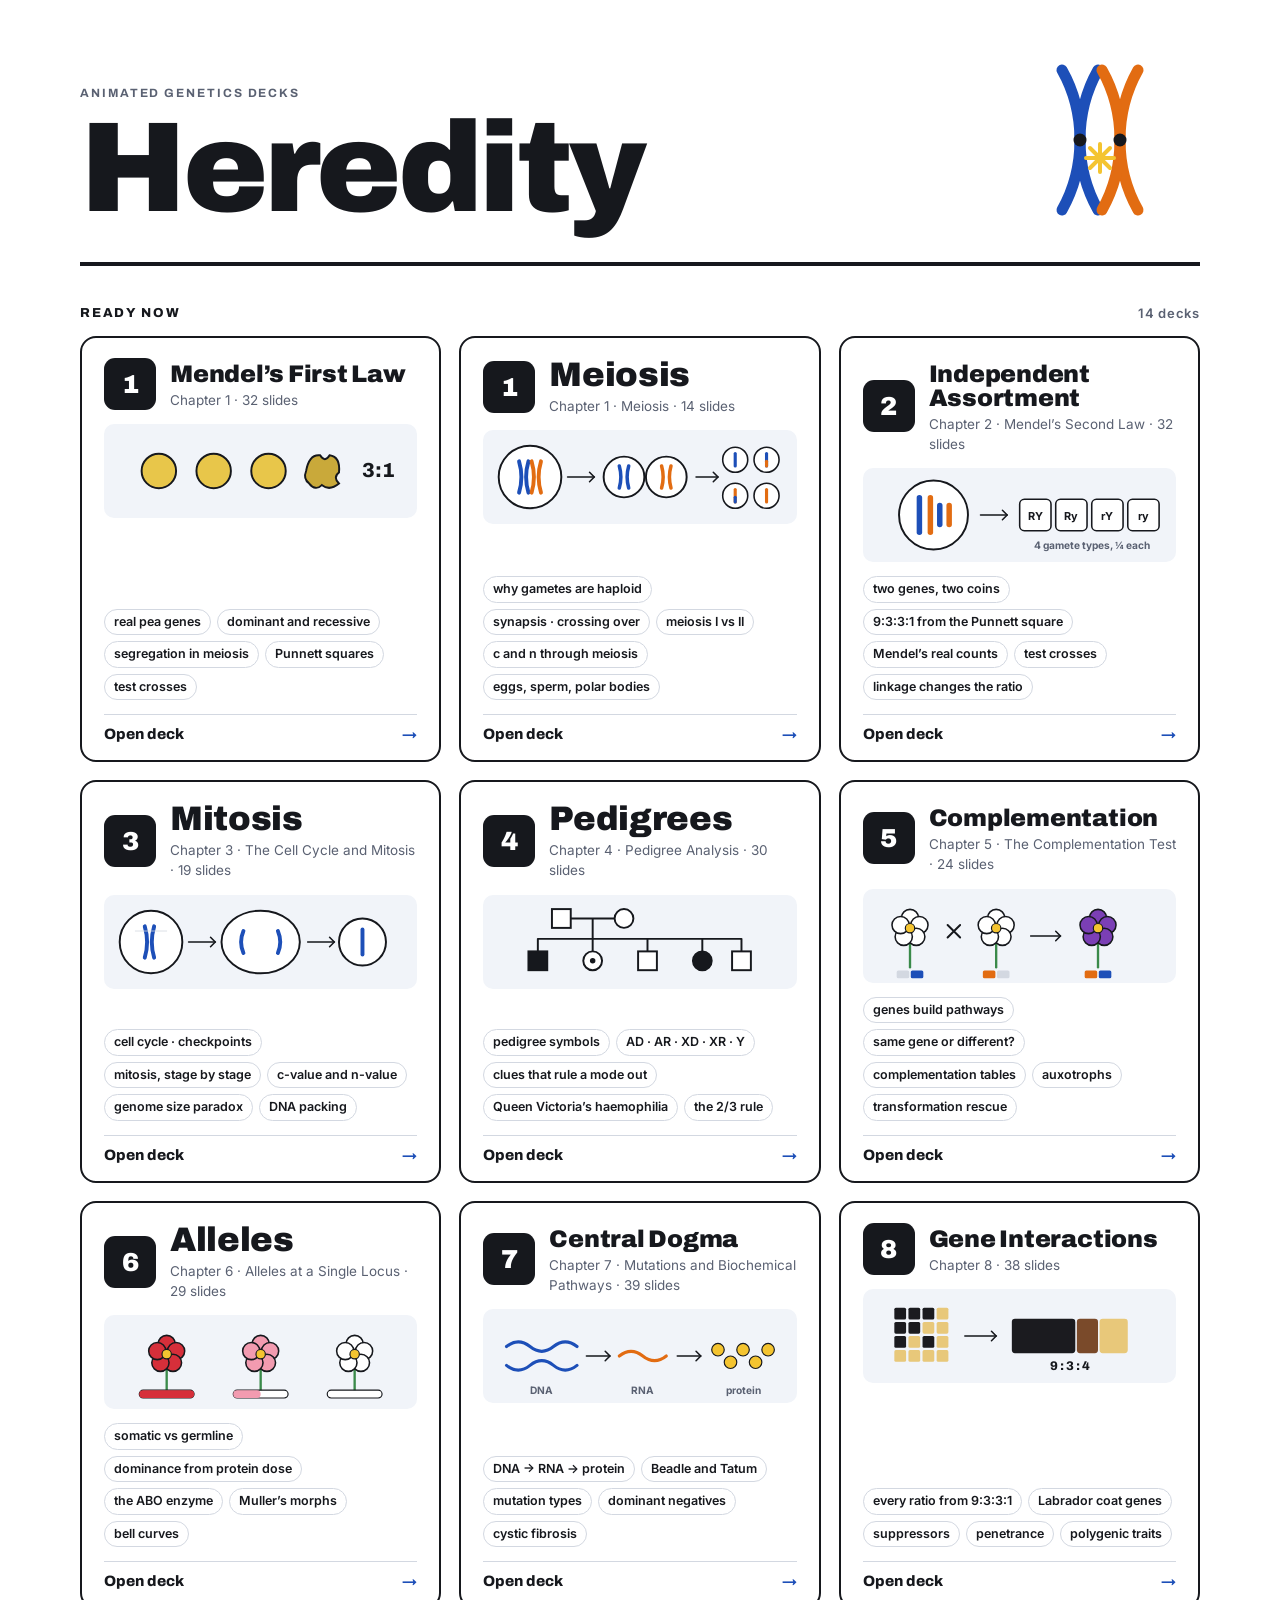
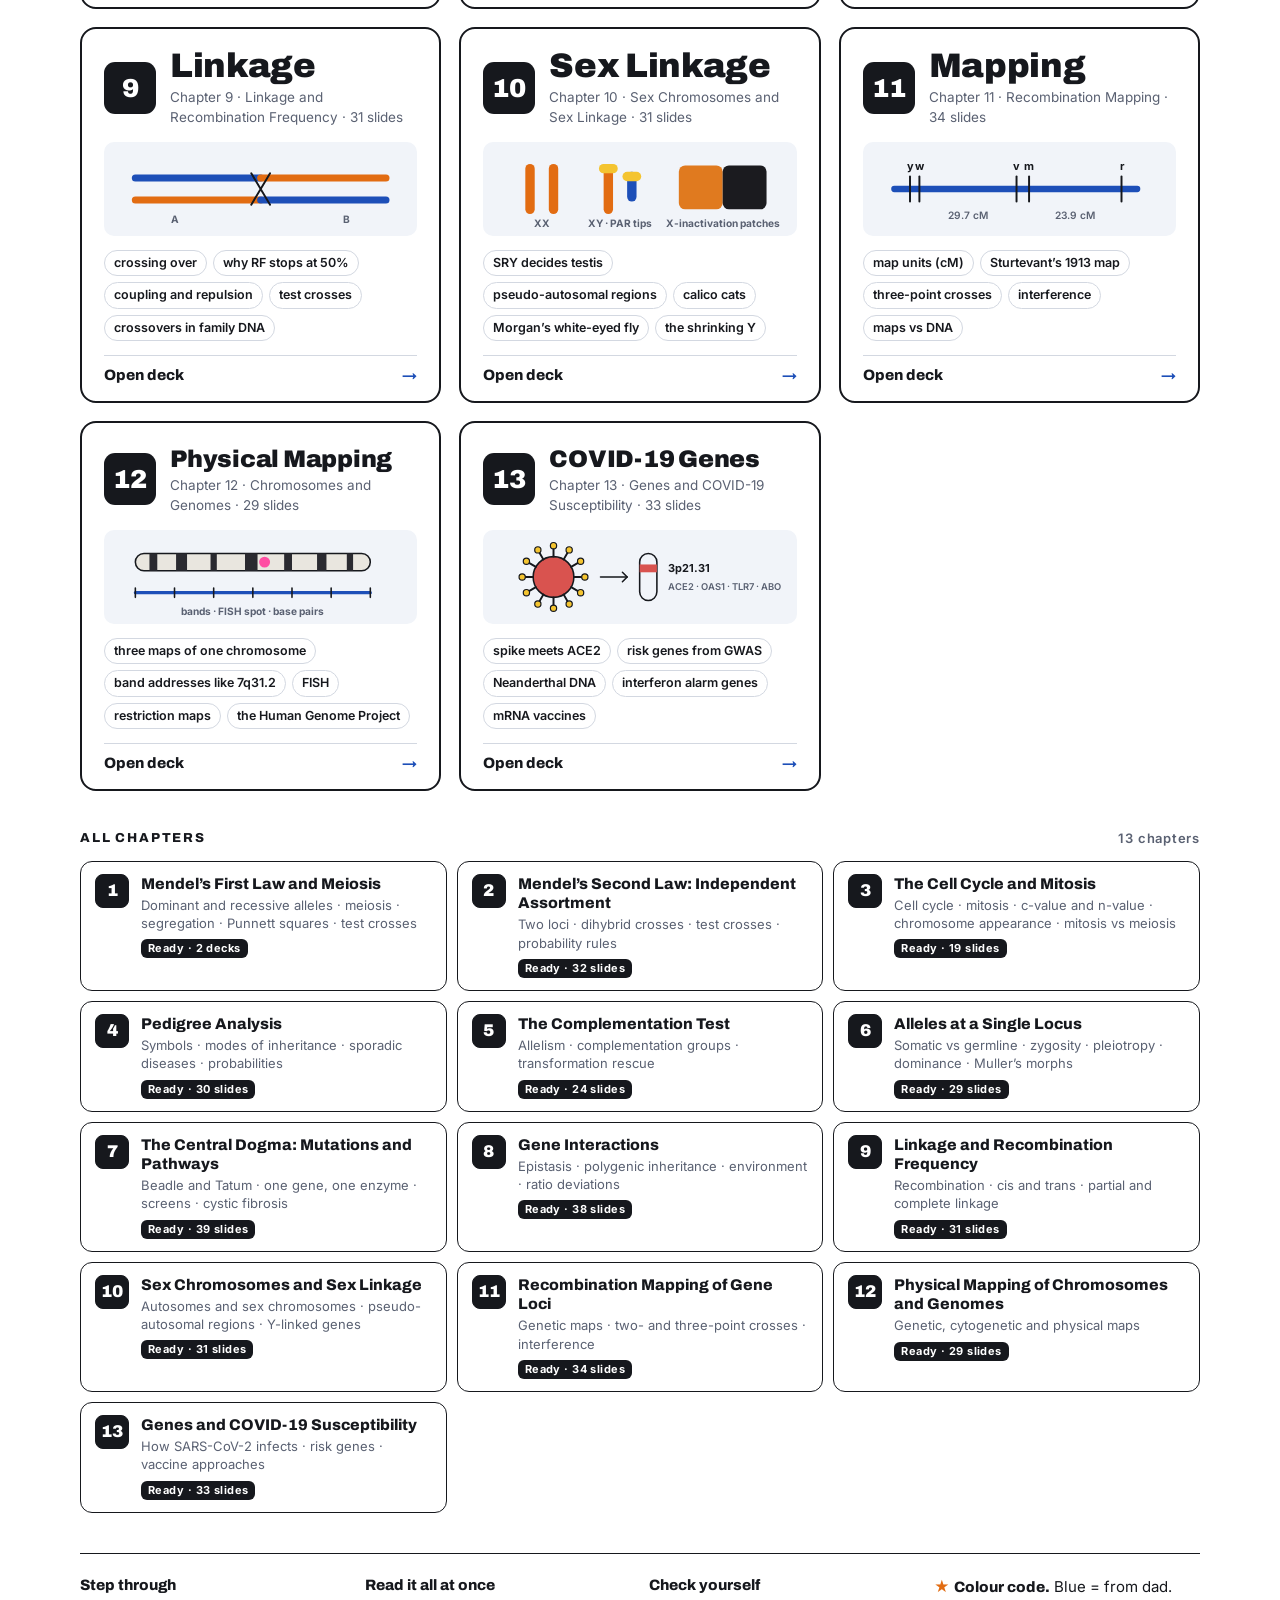
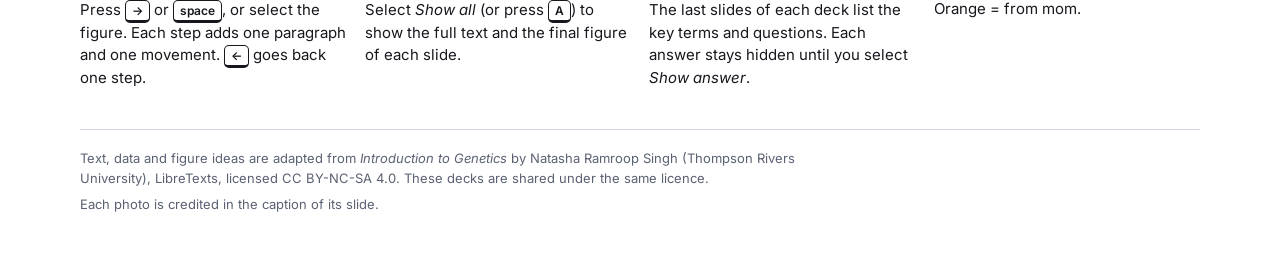
<file: index.html>
<!doctype html>
<html lang="en"><head><meta charset="utf-8">
<meta name="viewport" content="width=device-width,initial-scale=1,viewport-fit=cover">
<title>Heredity</title>
<meta name="claude:viewport-fit-sides" content="cover">
<meta name="description" content="Animated, self-contained genetics decks: mitosis, meiosis, pedigrees, alleles and the rest of heredity, explained step by step.">
<link rel="preconnect" href="https://fonts.googleapis.com"><link rel="preconnect" href="https://fonts.gstatic.com" crossorigin>
<link rel="stylesheet" href="https://fonts.googleapis.com/css2?family=Archivo:wght@500;600;700;800;900&family=Inter:wght@400;500;600;700&display=swap">
<style>
/* Layout: memory-sheet index. Heavy title + rule, a live-deck pair up top, then the 13-chapter table of contents as cards. */
:root{
  --paper:#ffffff; --ink:#16181d; --muted:#5a6172; --faint:#d3d8e1; --card:#ffffff; --wash:#f1f4f9;
  --dad:#1d4fb8; --mom:#e26c12; --hi:#f4c430; --tile:#16181d; --tile-ink:#ffffff;
  --f-display:"Archivo","Arial Black","Helvetica Neue",system-ui,sans-serif;
  --f-body:"Inter",system-ui,-apple-system,"Segoe UI",sans-serif;
}
@media (prefers-color-scheme: dark){:root:not([data-theme="light"]){color-scheme:dark;
  --paper:#0d0f13; --ink:#eef1f6; --muted:#9ba3b4; --faint:#2f3540; --card:#12151b; --wash:#191d25;
  --dad:#58b4f0; --mom:#ff9c48; --hi:#ffd84d; --tile:#eef1f6; --tile-ink:#0d0f13;}}
:root[data-theme="dark"]{color-scheme:dark;
  --paper:#0d0f13; --ink:#eef1f6; --muted:#9ba3b4; --faint:#2f3540; --card:#12151b; --wash:#191d25;
  --dad:#58b4f0; --mom:#ff9c48; --hi:#ffd84d; --tile:#eef1f6; --tile-ink:#0d0f13;}
*,*::before,*::after{box-sizing:border-box}
body{margin:0;background:var(--paper);color:var(--ink);font:16px/1.5 var(--f-body);-webkit-font-smoothing:antialiased;
  padding-left:max(16px,env(safe-area-inset-left,0px));padding-right:max(16px,env(safe-area-inset-right,0px))}
.wrap{max-width:1120px;margin:0 auto;padding-block:40px 56px;display:flex;flex-direction:column;gap:40px}
a{color:inherit}
.eyebrow{font:700 12px/1.2 var(--f-display);letter-spacing:.16em;text-transform:uppercase;color:var(--muted)}
header{display:grid;grid-template-columns:1fr auto;gap:24px;align-items:end;border-bottom:4px solid var(--ink);padding-bottom:22px}
h1{font:900 clamp(56px,11vw,128px)/.9 var(--f-display);letter-spacing:-.03em;margin:10px 0 14px}
.lede{font-size:clamp(17px,1.6vw,19px);max-width:56ch;margin:0;text-wrap:pretty}
.mark{width:clamp(130px,18vw,200px);height:auto}
.mark .chr{stroke-linecap:round;fill:none;stroke-width:11}
.mark .tipb{animation:swapb 6s infinite var(--e,ease-in-out)}
.mark .tipo{animation:swapo 6s infinite ease-in-out}
@keyframes swapb{0%,35%{stroke:var(--dad)}50%,85%{stroke:var(--mom)}100%{stroke:var(--dad)}}
@keyframes swapo{0%,35%{stroke:var(--mom)}50%,85%{stroke:var(--dad)}100%{stroke:var(--mom)}}
.mark .spark{animation:spark 6s infinite;transform-origin:100px 118px;transform-box:view-box}
@keyframes spark{0%,36%{opacity:0;transform:scale(.4)}42%{opacity:1;transform:scale(1.2)}50%,100%{opacity:0;transform:scale(.4)}}
@media (prefers-reduced-motion:reduce){.mark *{animation:none!important}}

h2{font:800 13px/1.2 var(--f-display);letter-spacing:.14em;text-transform:uppercase;margin:0 0 14px;display:flex;justify-content:space-between;gap:12px}
h2 span{color:var(--muted);font-weight:600;letter-spacing:.06em;text-transform:none;font-family:var(--f-body);font-size:13px}

.live{display:grid;grid-template-columns:repeat(auto-fit,minmax(min(100%,340px),1fr));gap:18px}
.deck{display:grid;grid-template-rows:auto 1fr auto;gap:14px;border:2px solid var(--ink);border-radius:16px;padding:20px 22px 18px;text-decoration:none;background:var(--card);transition:transform .2s ease,box-shadow .2s ease}
.deck:hover{transform:translateY(-3px);box-shadow:0 6px 0 var(--ink)}
.deck:focus-visible{outline:3px solid var(--dad);outline-offset:3px}
.deck-top{display:flex;align-items:center;gap:14px}
.tile{flex:none;width:52px;height:52px;border-radius:11px;background:var(--tile);color:var(--tile-ink);display:grid;place-items:center;font:900 26px/1 var(--f-display)}
.deck h3{font:900 clamp(26px,3vw,34px)/1 var(--f-display);margin:0;letter-spacing:-.01em}
.deck h3.long{font-size:clamp(20px,1.9vw,24px);padding-top:4px}
.deck-top>div{min-width:0}
.deck{min-width:0}
.deck .sub{font-size:13.5px;color:var(--muted);margin-top:4px}
.deck svg{width:100%;height:auto;display:block;border-radius:10px;background:var(--wash)}
.deck ul{margin:0;padding:0;list-style:none;display:flex;flex-wrap:wrap;gap:6px}
.deck li{font:600 12.5px/1 var(--f-body);border:1.5px solid var(--faint);border-radius:999px;padding:6px 9px}
.go{display:flex;justify-content:space-between;align-items:center;font:800 15px/1 var(--f-display);border-top:1.5px solid var(--faint);padding-top:12px}
.go b{font-weight:800;color:var(--dad)}

.toc{display:grid;grid-template-columns:repeat(auto-fill,minmax(min(100%,330px),1fr));gap:10px}
.ch{display:grid;grid-template-columns:auto 1fr;gap:12px;align-items:start;border:1.5px solid var(--faint);border-radius:12px;padding:12px 14px;text-decoration:none;background:var(--card)}
a.ch{border-color:var(--ink)}
a.ch:hover{background:var(--wash)}
a.ch:focus-visible{outline:3px solid var(--dad);outline-offset:2px}
.ch .n{width:34px;height:34px;border-radius:8px;display:grid;place-items:center;font:900 17px/1 var(--f-display);border:1.5px solid var(--ink)}
a.ch .n{background:var(--tile);color:var(--tile-ink)}
.ch .t{font:800 15.5px/1.25 var(--f-display)}
.ch .s{font-size:13px;color:var(--muted);margin-top:3px;line-height:1.4}
.pill{display:inline-block;font:700 11px/1 var(--f-body);letter-spacing:.04em;padding:4px 7px;border-radius:6px;margin-top:7px}
.pill.ok{background:var(--ink);color:var(--paper)}
.pill.later{border:1.5px dashed var(--muted);color:var(--muted)}

.how{display:grid;grid-template-columns:repeat(auto-fit,minmax(min(100%,240px),1fr));gap:18px;border-top:1.5px solid var(--ink);padding-top:22px}
.how p{margin:0;font-size:15px;max-width:44ch}
.how b{display:block;font:800 15px/1.3 var(--f-display);margin-bottom:4px}
.star::before{content:"★ ";color:var(--mom)}
kbd{font:600 12px/1 var(--f-body);border:1.5px solid var(--ink);border-bottom-width:3px;border-radius:5px;padding:2px 6px}
footer{font-size:13px;color:var(--muted);border-top:1px solid var(--faint);padding-top:18px;line-height:1.55}
footer p{margin:0 0 6px;max-width:90ch}
@media (max-width:640px){header{grid-template-columns:1fr}.mark{justify-self:start;width:120px;order:-1}}
</style></head>
<body><div class="wrap">

<header>
  <div>
    <div class="eyebrow">Animated genetics decks</div>
    <h1>Heredity</h1>
  </div>
  <svg class="mark" viewBox="0 0 200 200" role="img" aria-label="Two homologous chromosomes, blue from dad and orange from mom, swap their lower tips in a crossover">
    <path class="chr" d="M62,30 Q80,62 80,100 Q80,138 62,170" style="stroke:var(--dad)"/>
    <path class="chr" d="M98,30 Q80,62 80,100" style="stroke:var(--dad)"/>
    <path class="chr tipb" d="M80,100 Q80,138 98,170" style="stroke:var(--dad)"/>
    <path class="chr" d="M138,30 Q120,62 120,100 Q120,138 138,170" style="stroke:var(--mom)"/>
    <path class="chr" d="M102,30 Q120,62 120,100" style="stroke:var(--mom)"/>
    <path class="chr tipo" d="M120,100 Q120,138 102,170" style="stroke:var(--mom)"/>
    <circle cx="80" cy="100" r="6.5" style="fill:var(--ink)"/><circle cx="120" cy="100" r="6.5" style="fill:var(--ink)"/>
    <path class="spark" d="M100,104 L100,132 M86,118 L114,118 M90,108 L110,128 M110,108 L90,128" style="stroke:var(--hi);stroke-width:4;stroke-linecap:round"/>
  </svg>
</header>

<section aria-labelledby="ready">
  <h2 id="ready">Ready now <span>14 decks</span></h2>
  <div class="live">
    <a class="deck" href="slides/01-mendel.html">
      <div class="deck-top"><div class="tile">1</div><div><h3 class="long">Mendel’s First Law</h3><div class="sub">Chapter 1 · 32 slides</div></div></div>
      <svg viewBox="0 0 400 120" aria-hidden="true">
        <g><circle cx="70" cy="60" r="22" style="fill:#e8c64a;stroke:var(--ink)" stroke-width="2.5"/><circle cx="140" cy="60" r="22" style="fill:#e8c64a;stroke:var(--ink)" stroke-width="2.5"/><circle cx="210" cy="60" r="22" style="fill:#e8c64a;stroke:var(--ink)" stroke-width="2.5"/><path d="M258,60 Q262,38 276,40 Q282,50 288,40 Q302,42 300,62 Q292,68 300,76 Q288,86 278,78 Q270,86 262,76 Q254,70 258,60 Z" style="fill:#c9a93a;stroke:var(--ink)" stroke-width="2.5"/><text x="350" y="68" text-anchor="middle" style="font:800 26px var(--f-display);fill:var(--ink)">3:1</text></g>
      </svg>
      <ul><li>real pea genes</li><li>dominant and recessive</li><li>segregation in meiosis</li><li>Punnett squares</li><li>test crosses</li></ul>
      <div class="go"><span>Open deck</span><b>→</b></div>
    </a>
    <a class="deck" href="slides/01-meiosis.html">
      <div class="deck-top"><div class="tile">1</div><div><h3>Meiosis</h3><div class="sub">Chapter 1 · Meiosis · 14 slides</div></div></div>
      <svg viewBox="0 0 400 120" aria-hidden="true">
        <g fill="none" stroke-linecap="round">
          <circle cx="60" cy="60" r="40" style="fill:var(--card);stroke:var(--ink)" stroke-width="2.5"/>
          <path d="M46,40 Q52,60 46,80 M58,40 Q52,60 58,80" style="stroke:var(--dad)" stroke-width="5"/>
          <path d="M62,40 Q68,60 62,80" style="stroke:var(--mom)" stroke-width="5"/><path d="M74,40 Q68,60 74,80" style="stroke:var(--mom)" stroke-width="5"/>
          <path d="M108,60 L142,60" style="stroke:var(--ink)" stroke-width="2"/><path d="M136,54 L142,60 L136,66" style="stroke:var(--ink)" stroke-width="2"/>
          <circle cx="180" cy="60" r="26" style="fill:var(--card);stroke:var(--ink)" stroke-width="2.5"/><circle cx="234" cy="60" r="26" style="fill:var(--card);stroke:var(--ink)" stroke-width="2.5"/>
          <path d="M174,46 Q178,60 174,74 M186,46 Q182,60 186,74" style="stroke:var(--dad)" stroke-width="4.5"/>
          <path d="M228,46 Q232,60 228,74 M240,46 Q236,60 240,74" style="stroke:var(--mom)" stroke-width="4.5"/>
          <path d="M272,60 L300,60" style="stroke:var(--ink)" stroke-width="2"/><path d="M294,54 L300,60 L294,66" style="stroke:var(--ink)" stroke-width="2"/>
          <circle cx="322" cy="38" r="16" style="fill:var(--card);stroke:var(--ink)" stroke-width="2"/><circle cx="362" cy="38" r="16" style="fill:var(--card);stroke:var(--ink)" stroke-width="2"/>
          <circle cx="322" cy="84" r="16" style="fill:var(--card);stroke:var(--ink)" stroke-width="2"/><circle cx="362" cy="84" r="16" style="fill:var(--card);stroke:var(--ink)" stroke-width="2"/>
          <path d="M322,30 L322,46" style="stroke:var(--dad)" stroke-width="4"/><path d="M362,30 L362,46" style="stroke:var(--dad)" stroke-width="4"/>
          <path d="M322,76 L322,92" style="stroke:var(--mom)" stroke-width="4"/><path d="M362,76 L362,92" style="stroke:var(--mom)" stroke-width="4"/>
          <path d="M362,40 L362,46" style="stroke:var(--mom)" stroke-width="4"/><path d="M322,86 L322,92" style="stroke:var(--dad)" stroke-width="4"/>
        </g>
      </svg>
      <ul><li>why gametes are haploid</li><li>synapsis · crossing over</li><li>meiosis I vs II</li><li>c and n through meiosis</li><li>eggs, sperm, polar bodies</li></ul>
      <div class="go"><span>Open deck</span><b>→</b></div>
    </a>
    <a class="deck" href="slides/02-assortment.html">
      <div class="deck-top"><div class="tile">2</div><div><h3 class="long">Independent Assortment</h3><div class="sub">Chapter 2 · Mendel’s Second Law · 32 slides</div></div></div>
      <svg viewBox="0 0 400 120" aria-hidden="true">
        <g fill="none" stroke-linecap="round">
          <circle cx="90" cy="60" r="44" style="fill:var(--card);stroke:var(--ink)" stroke-width="2.5"/>
          <path d="M72,38 L72,82" style="stroke:var(--dad)" stroke-width="7"/><path d="M86,38 L86,82" style="stroke:var(--mom)" stroke-width="7"/>
          <path d="M98,48 L98,72" style="stroke:var(--dad)" stroke-width="7"/><path d="M110,48 L110,72" style="stroke:var(--mom)" stroke-width="7"/>
          <path d="M150,60 L184,60" style="stroke:var(--ink)" stroke-width="2"/><path d="M178,54 L184,60 L178,66" style="stroke:var(--ink)" stroke-width="2"/>
          <rect x="200" y="40" width="40" height="40" rx="6" style="fill:var(--card);stroke:var(--ink)" stroke-width="2"/><text x="220" y="66" text-anchor="middle" style="font:700 14px var(--f-body);fill:var(--ink)">RY</text><rect x="246" y="40" width="40" height="40" rx="6" style="fill:var(--card);stroke:var(--ink)" stroke-width="2"/><text x="266" y="66" text-anchor="middle" style="font:700 14px var(--f-body);fill:var(--ink)">Ry</text><rect x="292" y="40" width="40" height="40" rx="6" style="fill:var(--card);stroke:var(--ink)" stroke-width="2"/><text x="312" y="66" text-anchor="middle" style="font:700 14px var(--f-body);fill:var(--ink)">rY</text><rect x="338" y="40" width="40" height="40" rx="6" style="fill:var(--card);stroke:var(--ink)" stroke-width="2"/><text x="358" y="66" text-anchor="middle" style="font:700 14px var(--f-body);fill:var(--ink)">ry</text>
          <text x="292" y="104" text-anchor="middle" style="font:700 13px var(--f-body);fill:var(--muted)">4 gamete types, ¼ each</text>
        </g>
      </svg>
      <ul><li>two genes, two coins</li><li>9:3:3:1 from the Punnett square</li><li>Mendel’s real counts</li><li>test crosses</li><li>linkage changes the ratio</li></ul>
      <div class="go"><span>Open deck</span><b>→</b></div>
    </a>
    <a class="deck" href="slides/03-mitosis.html">
      <div class="deck-top"><div class="tile">3</div><div><h3>Mitosis</h3><div class="sub">Chapter 3 · The Cell Cycle and Mitosis · 19 slides</div></div></div>
      <svg viewBox="0 0 400 120" aria-hidden="true">
        <g fill="none" stroke-linecap="round">
          <circle cx="60" cy="60" r="40" style="fill:var(--card);stroke:var(--ink)" stroke-width="2.5"/>
          <path d="M52,40 Q58,60 52,80 M64,40 Q58,60 64,80" style="stroke:var(--dad)" stroke-width="5"/>
          <path d="M40,46 L80,46" style="stroke:var(--faint)" stroke-width="1"/>
          <path d="M108,60 L142,60" style="stroke:var(--ink)" stroke-width="2"/><path d="M136,54 L142,60 L136,66" style="stroke:var(--ink)" stroke-width="2"/>
          <ellipse cx="200" cy="60" rx="50" ry="40" style="fill:var(--card);stroke:var(--ink)" stroke-width="2.5"/>
          <path d="M178,46 Q172,60 178,74" style="stroke:var(--dad)" stroke-width="5"/><path d="M222,46 Q228,60 222,74" style="stroke:var(--dad)" stroke-width="5"/>
          <path d="M260,60 L294,60" style="stroke:var(--ink)" stroke-width="2"/><path d="M288,54 L294,60 L288,66" style="stroke:var(--ink)" stroke-width="2"/>
          <circle cx="330" cy="60" r="30" style="fill:var(--card);stroke:var(--ink)" stroke-width="2.5"/><circle cx="372" cy="60" r="0" />
          <path d="M330,44 L330,76" style="stroke:var(--dad)" stroke-width="5"/>
        </g>
      </svg>
      <ul><li>cell cycle · checkpoints</li><li>mitosis, stage by stage</li><li>c-value and n-value</li><li>genome size paradox</li><li>DNA packing</li></ul>
      <div class="go"><span>Open deck</span><b>→</b></div>
    </a>
    <a class="deck" href="slides/04-pedigrees.html">
      <div class="deck-top"><div class="tile">4</div><div><h3>Pedigrees</h3><div class="sub">Chapter 4 · Pedigree Analysis · 30 slides</div></div></div>
      <svg viewBox="0 0 400 120" aria-hidden="true">
        <g fill="none" stroke-linecap="round" stroke-width="2.5" style="stroke:var(--ink)">
          <path d="M112,30 L168,30 M140,30 L140,56 M70,56 L330,56 M70,56 L70,72 M140,56 L140,72 M210,56 L210,72 M280,56 L280,72 M330,56 L330,72"/>
          <rect x="88" y="18" width="24" height="24" style="fill:var(--card)"/><circle cx="180" cy="30" r="12" style="fill:var(--card)"/>
          <rect x="58" y="72" width="24" height="24" style="fill:var(--ink)"/><circle cx="140" cy="84" r="12" style="fill:var(--card)"/>
          <circle cx="140" cy="84" r="3.5" style="fill:var(--ink);stroke:none"/>
          <rect x="198" y="72" width="24" height="24" style="fill:var(--card)"/><circle cx="280" cy="84" r="12" style="fill:var(--ink)"/>
          <rect x="318" y="72" width="24" height="24" style="fill:var(--card)"/>
        </g>
      </svg>
      <ul><li>pedigree symbols</li><li>AD · AR · XD · XR · Y</li><li>clues that rule a mode out</li><li>Queen Victoria’s haemophilia</li><li>the 2/3 rule</li></ul>
      <div class="go"><span>Open deck</span><b>→</b></div>
    </a>
    <a class="deck" href="slides/05-complementation.html">
      <div class="deck-top"><div class="tile">5</div><div><h3 class="long">Complementation</h3><div class="sub">Chapter 5 · The Complementation Test · 24 slides</div></div></div>
      <svg viewBox="0 0 400 120" aria-hidden="true">
        <g fill="none" stroke-linecap="round">
          <path d="M60,62 L60,100" style="stroke:#3a8a4a" stroke-width="3"/><circle cx="60" cy="37" r="11" style="fill:#ffffff;stroke:var(--ink)" stroke-width="2"/><circle cx="72" cy="46" r="11" style="fill:#ffffff;stroke:var(--ink)" stroke-width="2"/><circle cx="68" cy="61" r="11" style="fill:#ffffff;stroke:var(--ink)" stroke-width="2"/><circle cx="52" cy="61" r="11" style="fill:#ffffff;stroke:var(--ink)" stroke-width="2"/><circle cx="48" cy="46" r="11" style="fill:#ffffff;stroke:var(--ink)" stroke-width="2"/><circle cx="60" cy="50" r="6" style="fill:var(--hi);stroke:var(--ink)" stroke-width="1.5"/>
          <path d="M108,46 L124,62 M124,46 L108,62" style="stroke:var(--ink)" stroke-width="2.5"/>
          <path d="M170,62 L170,100" style="stroke:#3a8a4a" stroke-width="3"/><circle cx="170" cy="37" r="11" style="fill:#ffffff;stroke:var(--ink)" stroke-width="2"/><circle cx="182" cy="46" r="11" style="fill:#ffffff;stroke:var(--ink)" stroke-width="2"/><circle cx="178" cy="61" r="11" style="fill:#ffffff;stroke:var(--ink)" stroke-width="2"/><circle cx="162" cy="61" r="11" style="fill:#ffffff;stroke:var(--ink)" stroke-width="2"/><circle cx="158" cy="46" r="11" style="fill:#ffffff;stroke:var(--ink)" stroke-width="2"/><circle cx="170" cy="50" r="6" style="fill:var(--hi);stroke:var(--ink)" stroke-width="1.5"/>
          <path d="M214,60 L252,60" style="stroke:var(--ink)" stroke-width="2"/><path d="M246,54 L252,60 L246,66" style="stroke:var(--ink)" stroke-width="2"/>
          <path d="M300,62 L300,100" style="stroke:#3a8a4a" stroke-width="3"/><circle cx="300" cy="37" r="11" style="fill:#7b3fb5;stroke:var(--ink)" stroke-width="2"/><circle cx="312" cy="46" r="11" style="fill:#7b3fb5;stroke:var(--ink)" stroke-width="2"/><circle cx="308" cy="61" r="11" style="fill:#7b3fb5;stroke:var(--ink)" stroke-width="2"/><circle cx="292" cy="61" r="11" style="fill:#7b3fb5;stroke:var(--ink)" stroke-width="2"/><circle cx="288" cy="46" r="11" style="fill:#7b3fb5;stroke:var(--ink)" stroke-width="2"/><circle cx="300" cy="50" r="6" style="fill:var(--hi);stroke:var(--ink)" stroke-width="1.5"/>
        </g>
        <g style="stroke:none"><rect x="43" y="104" width="16" height="10" rx="2" style="fill:var(--faint)"/><rect x="61" y="104" width="16" height="10" rx="2" style="fill:var(--dad)"/><rect x="153" y="104" width="16" height="10" rx="2" style="fill:var(--mom)"/><rect x="171" y="104" width="16" height="10" rx="2" style="fill:var(--faint)"/><rect x="283" y="104" width="16" height="10" rx="2" style="fill:var(--mom)"/><rect x="301" y="104" width="16" height="10" rx="2" style="fill:var(--dad)"/></g>
      </svg>
      <ul><li>genes build pathways</li><li>same gene or different?</li><li>complementation tables</li><li>auxotrophs</li><li>transformation rescue</li></ul>
      <div class="go"><span>Open deck</span><b>→</b></div>
    </a>
    <a class="deck" href="slides/06-alleles.html">
      <div class="deck-top"><div class="tile">6</div><div><h3>Alleles</h3><div class="sub">Chapter 6 · Alleles at a Single Locus · 29 slides</div></div></div>
      <svg viewBox="0 0 400 120" aria-hidden="true">
        <g fill="none" stroke-linecap="round">
          <path d="M80,62 L80,104" style="stroke:#3a8a4a" stroke-width="3"/><circle cx="80" cy="37" r="11" style="fill:#d62f3a;stroke:var(--ink)" stroke-width="2"/><circle cx="92" cy="46" r="11" style="fill:#d62f3a;stroke:var(--ink)" stroke-width="2"/><circle cx="88" cy="61" r="11" style="fill:#d62f3a;stroke:var(--ink)" stroke-width="2"/><circle cx="72" cy="61" r="11" style="fill:#d62f3a;stroke:var(--ink)" stroke-width="2"/><circle cx="68" cy="46" r="11" style="fill:#d62f3a;stroke:var(--ink)" stroke-width="2"/><circle cx="80" cy="50" r="6" style="fill:var(--hi);stroke:var(--ink)" stroke-width="1.5"/><path d="M200,62 L200,104" style="stroke:#3a8a4a" stroke-width="3"/><circle cx="200" cy="37" r="11" style="fill:#f29bb0;stroke:var(--ink)" stroke-width="2"/><circle cx="212" cy="46" r="11" style="fill:#f29bb0;stroke:var(--ink)" stroke-width="2"/><circle cx="208" cy="61" r="11" style="fill:#f29bb0;stroke:var(--ink)" stroke-width="2"/><circle cx="192" cy="61" r="11" style="fill:#f29bb0;stroke:var(--ink)" stroke-width="2"/><circle cx="188" cy="46" r="11" style="fill:#f29bb0;stroke:var(--ink)" stroke-width="2"/><circle cx="200" cy="50" r="6" style="fill:var(--hi);stroke:var(--ink)" stroke-width="1.5"/><path d="M320,62 L320,104" style="stroke:#3a8a4a" stroke-width="3"/><circle cx="320" cy="37" r="11" style="fill:#ffffff;stroke:var(--ink)" stroke-width="2"/><circle cx="332" cy="46" r="11" style="fill:#ffffff;stroke:var(--ink)" stroke-width="2"/><circle cx="328" cy="61" r="11" style="fill:#ffffff;stroke:var(--ink)" stroke-width="2"/><circle cx="312" cy="61" r="11" style="fill:#ffffff;stroke:var(--ink)" stroke-width="2"/><circle cx="308" cy="46" r="11" style="fill:#ffffff;stroke:var(--ink)" stroke-width="2"/><circle cx="320" cy="50" r="6" style="fill:var(--hi);stroke:var(--ink)" stroke-width="1.5"/>
          <rect x="45" y="96" width="70" height="10" rx="5" style="fill:var(--card);stroke:var(--ink)" stroke-width="1.5"/><rect x="45" y="96" width="70" height="10" rx="5" style="fill:#d62f3a"/><rect x="165" y="96" width="70" height="10" rx="5" style="fill:var(--card);stroke:var(--ink)" stroke-width="1.5"/><rect x="165" y="96" width="35" height="10" rx="5" style="fill:#f29bb0"/><rect x="285" y="96" width="70" height="10" rx="5" style="fill:var(--card);stroke:var(--ink)" stroke-width="1.5"/><rect x="285" y="96" width="0" height="10" rx="5" style="fill:#ffffff"/>
        </g>
      </svg>
      <ul><li>somatic vs germline</li><li>dominance from protein dose</li><li>the ABO enzyme</li><li>Muller’s morphs</li><li>bell curves</li></ul>
      <div class="go"><span>Open deck</span><b>→</b></div>
    </a>
    <a class="deck" href="slides/07-central-dogma.html">
      <div class="deck-top"><div class="tile">7</div><div><h3 class="long">Central Dogma</h3><div class="sub">Chapter 7 · Mutations and Biochemical Pathways · 39 slides</div></div></div>
      <svg viewBox="0 0 400 120" aria-hidden="true">
        <g fill="none" stroke-linecap="round">
          <path d="M30,48 Q45,36 60,48 T90,48 T120,48" style="stroke:var(--dad)" stroke-width="4"/><path d="M30,72 Q45,84 60,72 T90,72 T120,72" style="stroke:var(--dad)" stroke-width="4"/>
          <text x="75" y="108" text-anchor="middle" style="font:700 13px var(--f-body);fill:var(--muted)">DNA</text>
          <path d="M132,60 L162,60" style="stroke:var(--ink)" stroke-width="2"/><path d="M156,54 L162,60 L156,66" style="stroke:var(--ink)" stroke-width="2"/>
          <path d="M174,60 Q189,48 204,60 T234,60" style="stroke:var(--mom)" stroke-width="4"/>
          <text x="204" y="108" text-anchor="middle" style="font:700 13px var(--f-body);fill:var(--muted)">RNA</text>
          <path d="M248,60 L278,60" style="stroke:var(--ink)" stroke-width="2"/><path d="M272,54 L278,60 L272,66" style="stroke:var(--ink)" stroke-width="2"/>
          <circle cx="300" cy="52" r="8" style="fill:var(--hi);stroke:var(--ink)" stroke-width="1.5"/><circle cx="316" cy="68" r="8" style="fill:var(--hi);stroke:var(--ink)" stroke-width="1.5"/><circle cx="332" cy="52" r="8" style="fill:var(--hi);stroke:var(--ink)" stroke-width="1.5"/><circle cx="348" cy="68" r="8" style="fill:var(--hi);stroke:var(--ink)" stroke-width="1.5"/><circle cx="364" cy="52" r="8" style="fill:var(--hi);stroke:var(--ink)" stroke-width="1.5"/>
          <text x="332" y="108" text-anchor="middle" style="font:700 13px var(--f-body);fill:var(--muted)">protein</text>
        </g>
      </svg>
      <ul><li>DNA → RNA → protein</li><li>Beadle and Tatum</li><li>mutation types</li><li>dominant negatives</li><li>cystic fibrosis</li></ul>
      <div class="go"><span>Open deck</span><b>→</b></div>
    </a>
    <a class="deck" href="slides/08-gene-interactions.html">
      <div class="deck-top"><div class="tile">8</div><div><h3 class="long">Gene Interactions</h3><div class="sub">Chapter 8 · 38 slides</div></div></div>
      <svg viewBox="0 0 400 120" aria-hidden="true">
        <g fill="none" stroke-linecap="round">
          <rect x="40" y="24" width="15" height="15" rx="2" style="fill:#1b1b1f"/><rect x="58" y="24" width="15" height="15" rx="2" style="fill:#1b1b1f"/><rect x="76" y="24" width="15" height="15" rx="2" style="fill:#1b1b1f"/><rect x="94" y="24" width="15" height="15" rx="2" style="fill:#e8c87a"/><rect x="40" y="42" width="15" height="15" rx="2" style="fill:#1b1b1f"/><rect x="58" y="42" width="15" height="15" rx="2" style="fill:#1b1b1f"/><rect x="76" y="42" width="15" height="15" rx="2" style="fill:#e8c87a"/><rect x="94" y="42" width="15" height="15" rx="2" style="fill:#e8c87a"/><rect x="40" y="60" width="15" height="15" rx="2" style="fill:#1b1b1f"/><rect x="58" y="60" width="15" height="15" rx="2" style="fill:#e8c87a"/><rect x="76" y="60" width="15" height="15" rx="2" style="fill:#1b1b1f"/><rect x="94" y="60" width="15" height="15" rx="2" style="fill:#e8c87a"/><rect x="40" y="78" width="15" height="15" rx="2" style="fill:#e8c87a"/><rect x="58" y="78" width="15" height="15" rx="2" style="fill:#e8c87a"/><rect x="76" y="78" width="15" height="15" rx="2" style="fill:#e8c87a"/><rect x="94" y="78" width="15" height="15" rx="2" style="fill:#e8c87a"/>
          <path d="M130,60 L170,60" style="stroke:var(--ink)" stroke-width="2"/><path d="M164,54 L170,60 L164,66" style="stroke:var(--ink)" stroke-width="2"/>
          <rect x="190" y="38" width="81" height="44" rx="4" style="fill:#1b1b1f"/><rect x="273" y="38" width="27" height="44" rx="4" style="fill:#7a4a2a"/><rect x="302" y="38" width="36" height="44" rx="4" style="fill:#e8c87a"/>
          <text x="264" y="104" text-anchor="middle" style="font:800 16px var(--f-display);fill:var(--ink)">9 : 3 : 4</text>
        </g>
      </svg>
      <ul><li>every ratio from 9:3:3:1</li><li>Labrador coat genes</li><li>suppressors</li><li>penetrance</li><li>polygenic traits</li></ul>
      <div class="go"><span>Open deck</span><b>→</b></div>
    </a>
    <a class="deck" href="slides/09-linkage.html">
      <div class="deck-top"><div class="tile">9</div><div><h3>Linkage</h3><div class="sub">Chapter 9 · Linkage and Recombination Frequency · 31 slides</div></div></div>
      <svg viewBox="0 0 400 120" aria-hidden="true">
        <g fill="none" stroke-linecap="round">
          <path d="M40,46 L200,46" style="stroke:var(--dad)" stroke-width="9"/><path d="M200,46 L360,46" style="stroke:var(--mom)" stroke-width="9"/>
          <path d="M40,74 L200,74" style="stroke:var(--mom)" stroke-width="9"/><path d="M200,74 L360,74" style="stroke:var(--dad)" stroke-width="9"/>
          <path d="M188,40 L212,80 M212,40 L188,80" style="stroke:var(--ink)" stroke-width="2.5"/>
          <text x="90" y="104" text-anchor="middle" style="font:700 13px var(--f-body);fill:var(--muted)">A</text><text x="310" y="104" text-anchor="middle" style="font:700 13px var(--f-body);fill:var(--muted)">B</text>
        </g>
      </svg>
      <ul><li>crossing over</li><li>why RF stops at 50%</li><li>coupling and repulsion</li><li>test crosses</li><li>crossovers in family DNA</li></ul>
      <div class="go"><span>Open deck</span><b>→</b></div>
    </a>
    <a class="deck" href="slides/10-sex-linkage.html">
      <div class="deck-top"><div class="tile">10</div><div><h3>Sex Linkage</h3><div class="sub">Chapter 10 · Sex Chromosomes and Sex Linkage · 31 slides</div></div></div>
      <svg viewBox="0 0 400 120" aria-hidden="true">
        <g fill="none" stroke-linecap="round">
          <path d="M60,34 L60,86" style="stroke:var(--mom)" stroke-width="12"/><path d="M90,34 L90,86" style="stroke:var(--mom)" stroke-width="12"/>
          <text x="75" y="108" text-anchor="middle" style="font:700 13px var(--f-body);fill:var(--muted)">XX</text>
          <path d="M160,34 L160,86" style="stroke:var(--mom)" stroke-width="12"/><path d="M190,44 L190,70" style="stroke:var(--dad)" stroke-width="12"/>
          <path d="M154,34 L166,34" style="stroke:var(--hi)" stroke-width="12"/><path d="M184,44 L196,44" style="stroke:var(--hi)" stroke-width="12"/>
          <text x="175" y="108" text-anchor="middle" style="font:700 13px var(--f-body);fill:var(--muted)">XY · PAR tips</text>
          <rect x="250" y="30" width="56" height="56" rx="8" style="fill:#e07a1f"/><rect x="306" y="30" width="56" height="56" rx="8" style="fill:#1b1b1f"/>
          <text x="306" y="108" text-anchor="middle" style="font:700 13px var(--f-body);fill:var(--muted)">X-inactivation patches</text>
        </g>
      </svg>
      <ul><li>SRY decides testis</li><li>pseudo-autosomal regions</li><li>calico cats</li><li>Morgan’s white-eyed fly</li><li>the shrinking Y</li></ul>
      <div class="go"><span>Open deck</span><b>→</b></div>
    </a>
    <a class="deck" href="slides/11-mapping.html">
      <div class="deck-top"><div class="tile">11</div><div><h3>Mapping</h3><div class="sub">Chapter 11 · Recombination Mapping · 34 slides</div></div></div>
      <svg viewBox="0 0 400 120" aria-hidden="true">
        <g fill="none" stroke-linecap="round">
          <path d="M40,60 L350,60" style="stroke:var(--dad)" stroke-width="8"/>
          <path d="M60,44 L60,76" style="stroke:var(--ink)" stroke-width="2.5"/><text x="60" y="36" text-anchor="middle" style="font:700 14px var(--f-body);fill:var(--ink)">y</text><path d="M72,44 L72,76" style="stroke:var(--ink)" stroke-width="2.5"/><text x="72" y="36" text-anchor="middle" style="font:700 14px var(--f-body);fill:var(--ink)">w</text><path d="M196,44 L196,76" style="stroke:var(--ink)" stroke-width="2.5"/><text x="196" y="36" text-anchor="middle" style="font:700 14px var(--f-body);fill:var(--ink)">v</text><path d="M212,44 L212,76" style="stroke:var(--ink)" stroke-width="2.5"/><text x="212" y="36" text-anchor="middle" style="font:700 14px var(--f-body);fill:var(--ink)">m</text><path d="M330,44 L330,76" style="stroke:var(--ink)" stroke-width="2.5"/><text x="330" y="36" text-anchor="middle" style="font:700 14px var(--f-body);fill:var(--ink)">r</text>
          <text x="134" y="98" text-anchor="middle" style="font:600 13px var(--f-body);fill:var(--muted)">29.7 cM</text>
          <text x="271" y="98" text-anchor="middle" style="font:600 13px var(--f-body);fill:var(--muted)">23.9 cM</text>
        </g>
      </svg>
      <ul><li>map units (cM)</li><li>Sturtevant’s 1913 map</li><li>three-point crosses</li><li>interference</li><li>maps vs DNA</li></ul>
      <div class="go"><span>Open deck</span><b>→</b></div>
    </a>
    <a class="deck" href="slides/12-physical-mapping.html">
      <div class="deck-top"><div class="tile">12</div><div><h3 class="long">Physical Mapping</h3><div class="sub">Chapter 12 · Chromosomes and Genomes · 29 slides</div></div></div>
      <svg viewBox="0 0 400 120" aria-hidden="true">
        <g fill="none" stroke-linecap="round">
          <rect x="40" y="30" width="300" height="22" rx="11" style="fill:#e9e6df;stroke:var(--ink)" stroke-width="2"/><rect x="58" y="30" width="10" height="22" style="fill:#2a2a30"/><rect x="92" y="30" width="14" height="22" style="fill:#2a2a30"/><rect x="136" y="30" width="8" height="22" style="fill:#2a2a30"/><rect x="180" y="30" width="16" height="22" style="fill:#2a2a30"/><rect x="230" y="30" width="10" height="22" style="fill:#2a2a30"/><rect x="272" y="30" width="12" height="22" style="fill:#2a2a30"/><rect x="310" y="30" width="8" height="22" style="fill:#2a2a30"/>
          <circle cx="205" cy="41" r="7" style="fill:#ff4fa3;stroke:none"/>
          <path d="M40,80 L340,80" style="stroke:var(--dad)" stroke-width="4"/>
          <path d="M40,74 L40,86" style="stroke:var(--ink)" stroke-width="2"/><path d="M90,74 L90,86" style="stroke:var(--ink)" stroke-width="2"/><path d="M140,74 L140,86" style="stroke:var(--ink)" stroke-width="2"/><path d="M190,74 L190,86" style="stroke:var(--ink)" stroke-width="2"/><path d="M240,74 L240,86" style="stroke:var(--ink)" stroke-width="2"/><path d="M290,74 L290,86" style="stroke:var(--ink)" stroke-width="2"/><path d="M340,74 L340,86" style="stroke:var(--ink)" stroke-width="2"/>
          <text x="190" y="108" text-anchor="middle" style="font:700 13px var(--f-body);fill:var(--muted)">bands · FISH spot · base pairs</text>
        </g>
      </svg>
      <ul><li>three maps of one chromosome</li><li>band addresses like 7q31.2</li><li>FISH</li><li>restriction maps</li><li>the Human Genome Project</li></ul>
      <div class="go"><span>Open deck</span><b>→</b></div>
    </a>
    <a class="deck" href="slides/13-covid-genes.html">
      <div class="deck-top"><div class="tile">13</div><div><h3 class="long">COVID-19 Genes</h3><div class="sub">Chapter 13 · Genes and COVID-19 Susceptibility · 33 slides</div></div></div>
      <svg viewBox="0 0 400 120" aria-hidden="true">
        <g fill="none" stroke-linecap="round">
          <circle cx="90" cy="60" r="26" style="fill:#d9534f;stroke:var(--ink)" stroke-width="2"/>
          <path d="M116.0,60.0 L128.0,60.0" style="stroke:var(--ink)" stroke-width="2.5"/><circle cx="130.0" cy="60.0" r="4" style="fill:var(--hi);stroke:var(--ink)" stroke-width="1.5"/><path d="M112.5,73.0 L122.9,79.0" style="stroke:var(--ink)" stroke-width="2.5"/><circle cx="124.6" cy="80.0" r="4" style="fill:var(--hi);stroke:var(--ink)" stroke-width="1.5"/><path d="M103.0,82.5 L109.0,92.9" style="stroke:var(--ink)" stroke-width="2.5"/><circle cx="110.0" cy="94.6" r="4" style="fill:var(--hi);stroke:var(--ink)" stroke-width="1.5"/><path d="M90.0,86.0 L90.0,98.0" style="stroke:var(--ink)" stroke-width="2.5"/><circle cx="90.0" cy="100.0" r="4" style="fill:var(--hi);stroke:var(--ink)" stroke-width="1.5"/><path d="M77.0,82.5 L71.0,92.9" style="stroke:var(--ink)" stroke-width="2.5"/><circle cx="70.0" cy="94.6" r="4" style="fill:var(--hi);stroke:var(--ink)" stroke-width="1.5"/><path d="M67.5,73.0 L57.1,79.0" style="stroke:var(--ink)" stroke-width="2.5"/><circle cx="55.4" cy="80.0" r="4" style="fill:var(--hi);stroke:var(--ink)" stroke-width="1.5"/><path d="M64.0,60.0 L52.0,60.0" style="stroke:var(--ink)" stroke-width="2.5"/><circle cx="50.0" cy="60.0" r="4" style="fill:var(--hi);stroke:var(--ink)" stroke-width="1.5"/><path d="M67.5,47.0 L57.1,41.0" style="stroke:var(--ink)" stroke-width="2.5"/><circle cx="55.4" cy="40.0" r="4" style="fill:var(--hi);stroke:var(--ink)" stroke-width="1.5"/><path d="M77.0,37.5 L71.0,27.1" style="stroke:var(--ink)" stroke-width="2.5"/><circle cx="70.0" cy="25.4" r="4" style="fill:var(--hi);stroke:var(--ink)" stroke-width="1.5"/><path d="M90.0,34.0 L90.0,22.0" style="stroke:var(--ink)" stroke-width="2.5"/><circle cx="90.0" cy="20.0" r="4" style="fill:var(--hi);stroke:var(--ink)" stroke-width="1.5"/><path d="M103.0,37.5 L109.0,27.1" style="stroke:var(--ink)" stroke-width="2.5"/><circle cx="110.0" cy="25.4" r="4" style="fill:var(--hi);stroke:var(--ink)" stroke-width="1.5"/><path d="M112.5,47.0 L122.9,41.0" style="stroke:var(--ink)" stroke-width="2.5"/><circle cx="124.6" cy="40.0" r="4" style="fill:var(--hi);stroke:var(--ink)" stroke-width="1.5"/>
          <path d="M150,60 L184,60" style="stroke:var(--ink)" stroke-width="2"/><path d="M178,54 L184,60 L178,66" style="stroke:var(--ink)" stroke-width="2"/>
          <rect x="200" y="30" width="22" height="60" rx="11" style="fill:var(--wash);stroke:var(--ink)" stroke-width="2"/>
          <rect x="200" y="44" width="22" height="10" style="fill:#d9534f"/>
          <text x="236" y="54" style="font:700 14px var(--f-body);fill:var(--ink)">3p21.31</text>
          <text x="236" y="76" style="font:600 12px var(--f-body);fill:var(--muted)">ACE2 · OAS1 · TLR7 · ABO</text>
        </g>
      </svg>
      <ul><li>spike meets ACE2</li><li>risk genes from GWAS</li><li>Neanderthal DNA</li><li>interferon alarm genes</li><li>mRNA vaccines</li></ul>
      <div class="go"><span>Open deck</span><b>→</b></div>
    </a>
  </div>
</section>

<section aria-labelledby="all">
  <h2 id="all">All chapters <span>13 chapters</span></h2>
  <div class="toc">
    <a class="ch" href="slides/01-mendel.html"><div class="n">1</div><div><div class="t">Mendel’s First Law and Meiosis</div><div class="s">Dominant and recessive alleles · meiosis · segregation · Punnett squares · test crosses</div><span class="pill ok">Ready · 2 decks</span></div></a>
    <a class="ch" href="slides/02-assortment.html"><div class="n">2</div><div><div class="t">Mendel’s Second Law: Independent Assortment</div><div class="s">Two loci · dihybrid crosses · test crosses · probability rules</div><span class="pill ok">Ready · 32 slides</span></div></a>
    <a class="ch" href="slides/03-mitosis.html"><div class="n">3</div><div><div class="t">The Cell Cycle and Mitosis</div><div class="s">Cell cycle · mitosis · c-value and n-value · chromosome appearance · mitosis vs meiosis</div><span class="pill ok">Ready · 19 slides</span></div></a>
    <a class="ch" href="slides/04-pedigrees.html"><div class="n">4</div><div><div class="t">Pedigree Analysis</div><div class="s">Symbols · modes of inheritance · sporadic diseases · probabilities</div><span class="pill ok">Ready · 30 slides</span></div></a>
    <a class="ch" href="slides/05-complementation.html"><div class="n">5</div><div><div class="t">The Complementation Test</div><div class="s">Allelism · complementation groups · transformation rescue</div><span class="pill ok">Ready · 24 slides</span></div></a>
    <a class="ch" href="slides/06-alleles.html"><div class="n">6</div><div><div class="t">Alleles at a Single Locus</div><div class="s">Somatic vs germline · zygosity · pleiotropy · dominance · Muller’s morphs</div><span class="pill ok">Ready · 29 slides</span></div></a>
    <a class="ch" href="slides/07-central-dogma.html"><div class="n">7</div><div><div class="t">The Central Dogma: Mutations and Pathways</div><div class="s">Beadle and Tatum · one gene, one enzyme · screens · cystic fibrosis</div><span class="pill ok">Ready · 39 slides</span></div></a>
    <a class="ch" href="slides/08-gene-interactions.html"><div class="n">8</div><div><div class="t">Gene Interactions</div><div class="s">Epistasis · polygenic inheritance · environment · ratio deviations</div><span class="pill ok">Ready · 38 slides</span></div></a>
    <a class="ch" href="slides/09-linkage.html"><div class="n">9</div><div><div class="t">Linkage and Recombination Frequency</div><div class="s">Recombination · cis and trans · partial and complete linkage</div><span class="pill ok">Ready · 31 slides</span></div></a>
    <a class="ch" href="slides/10-sex-linkage.html"><div class="n">10</div><div><div class="t">Sex Chromosomes and Sex Linkage</div><div class="s">Autosomes and sex chromosomes · pseudo-autosomal regions · Y-linked genes</div><span class="pill ok">Ready · 31 slides</span></div></a>
    <a class="ch" href="slides/11-mapping.html"><div class="n">11</div><div><div class="t">Recombination Mapping of Gene Loci</div><div class="s">Genetic maps · two- and three-point crosses · interference</div><span class="pill ok">Ready · 34 slides</span></div></a>
    <a class="ch" href="slides/12-physical-mapping.html"><div class="n">12</div><div><div class="t">Physical Mapping of Chromosomes and Genomes</div><div class="s">Genetic, cytogenetic and physical maps</div><span class="pill ok">Ready · 29 slides</span></div></a>
    <a class="ch" href="slides/13-covid-genes.html"><div class="n">13</div><div><div class="t">Genes and COVID-19 Susceptibility</div><div class="s">How SARS-CoV-2 infects · risk genes · vaccine approaches</div><span class="pill ok">Ready · 33 slides</span></div></a>
  </div>
</section>

<section class="how" aria-label="How to use a deck">
  <p><b>Step through</b>Press <kbd>→</kbd> or <kbd>space</kbd>, or select the figure. Each step adds one paragraph and one movement. <kbd>←</kbd> goes back one step.</p>
  <p><b>Read it all at once</b>Select <i>Show all</i> (or press <kbd>A</kbd>) to show the full text and the final figure of each slide.</p>
  <p><b>Check yourself</b>The last slides of each deck list the key terms and questions. Each answer stays hidden until you select <i>Show answer</i>.</p>
  <p class="star"><b style="display:inline">Colour code.</b> Blue = from dad. Orange = from mom.</p>
</section>

<footer>
  <p>Text, data and figure ideas are adapted from <i>Introduction to Genetics</i> by Natasha Ramroop Singh (Thompson Rivers University), LibreTexts, licensed CC BY-NC-SA 4.0. These decks are shared under the same licence.</p>
  <p>Each photo is credited in the caption of its slide.</p>
</footer>
</div></body></html>
</file>
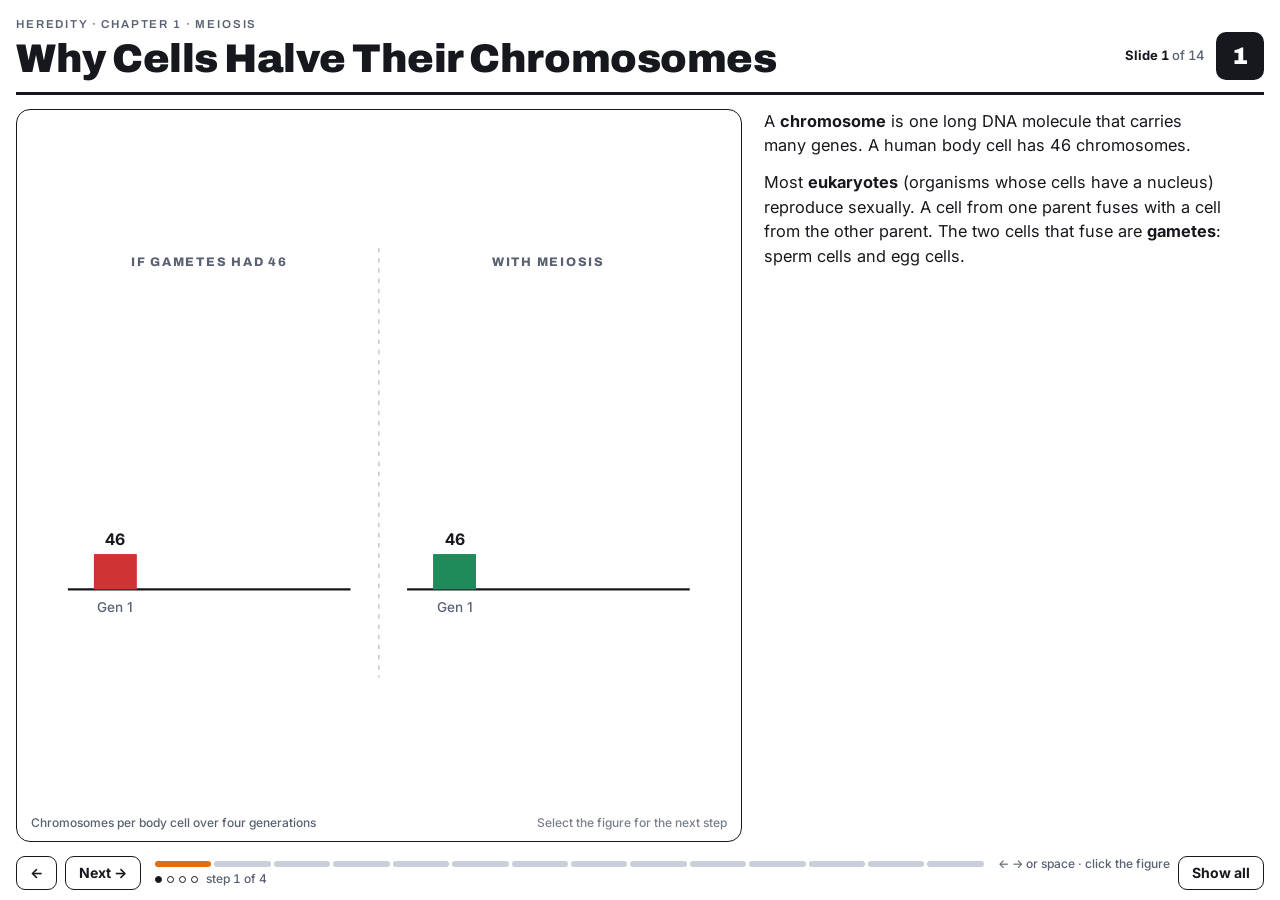
<file: slides/01-meiosis.html>
<!doctype html>
<html lang="en"><head><meta charset="utf-8">
<meta name="viewport" content="width=device-width,initial-scale=1,viewport-fit=cover">
<title>Meiosis · Heredity Ch.1</title>
<link rel="preconnect" href="https://fonts.googleapis.com"><link rel="preconnect" href="https://fonts.gstatic.com" crossorigin>
<link rel="stylesheet" href="https://fonts.googleapis.com/css2?family=Archivo:wght@500;600;700;800;900&family=Inter:wght@400;500;600;700&family=Source+Serif+4:ital,wght@1,400;1,600&display=swap">
<style>body{margin:0}img{max-width:100%}[hidden]{display:none!important}
/* Layout: memory-sheet slide. Header + heavy rule, figure card (animated SVG stage) beside an STE text column, transport bar at the foot. */
:root{
  --paper:#ffffff; --ink:#16181d; --muted:#5a6172; --faint:#c9ced8; --card:#ffffff; --wash:#f1f4f9; --cellfill:#f7f9fc;
  --dad:#1d4fb8; --dad-tint:#dbe5f8; --mom:#e26c12; --mom-tint:#fde3cc;
  --good:#1f8a5a; --bad:#cf3434; --hi:#f4c430; --tile:#16181d; --tile-ink:#ffffff;
  --f-display:"Archivo","Arial Black","Helvetica Neue",system-ui,sans-serif;
  --f-body:"Inter",system-ui,-apple-system,"Segoe UI",sans-serif;
  --f-math:"Source Serif 4","Iowan Old Style",Georgia,serif;
  --ease:cubic-bezier(.65,0,.35,1);
}
@media (prefers-color-scheme: dark){
  :root:not([data-theme="light"]){
    color-scheme:dark;
    --paper:#0d0f13; --ink:#eef1f6; --muted:#9ba3b4; --faint:#3a404c; --card:#12151b; --wash:#191d25; --cellfill:#151922;
    --dad:#58b4f0; --dad-tint:#173149; --mom:#ff9c48; --mom-tint:#46290f;
    --good:#4cc38a; --bad:#ff6b6b; --hi:#ffd84d; --tile:#eef1f6; --tile-ink:#0d0f13;
  }
}
:root[data-theme="dark"]{
  color-scheme:dark;
  --paper:#0d0f13; --ink:#eef1f6; --muted:#9ba3b4; --faint:#3a404c; --card:#12151b; --wash:#191d25; --cellfill:#151922;
  --dad:#58b4f0; --dad-tint:#173149; --mom:#ff9c48; --mom-tint:#46290f;
  --good:#4cc38a; --bad:#ff6b6b; --hi:#ffd84d; --tile:#eef1f6; --tile-ink:#0d0f13;
}
html,body{height:100%}
body{background:var(--paper);color:var(--ink);font-family:var(--f-body);font-size:16px;-webkit-font-smoothing:antialiased;
  padding-left:max(16px,env(safe-area-inset-left,0px));padding-right:max(16px,env(safe-area-inset-right,0px));box-sizing:border-box}
*,*::before,*::after{box-sizing:border-box}
.deck{height:100%;max-width:1320px;margin:0 auto;display:grid;grid-template-columns:minmax(0,1fr);grid-template-rows:auto 1fr auto;gap:14px;padding-block:18px 10px}

/* header */
.hd{display:grid;grid-template-columns:1fr auto;align-items:end;gap:16px;padding-bottom:12px;border-bottom:3px solid var(--ink)}
.eyebrow{font:600 11.5px/1.2 var(--f-display);letter-spacing:.16em;text-transform:uppercase;color:var(--muted)}
.hd h1{font:900 clamp(24px,3.3vw,40px)/1.05 var(--f-display);letter-spacing:-.012em;margin:6px 0 0;text-wrap:balance}
.hd-r{display:flex;align-items:center;gap:12px}
.sec{text-align:right;font:500 13px/1.35 var(--f-body);color:var(--muted);font-variant-numeric:tabular-nums}
.sec b{color:var(--ink);font-weight:700}
.tile{width:48px;height:48px;border-radius:10px;background:var(--tile);color:var(--tile-ink);display:grid;place-items:center;font:900 24px/1 var(--f-display)}

/* body */
.body{display:grid;grid-template-columns:minmax(0,1.45fr) minmax(300px,1fr);gap:22px;min-height:0}
.body.wide{grid-template-columns:1fr}
.fig{margin:0;border:1.5px solid var(--ink);border-radius:14px;background:var(--card);display:grid;grid-template-rows:1fr auto;min-height:0;overflow:hidden;cursor:pointer}
.fig svg{width:100%;height:100%;display:block;min-height:0}
.fig figcaption{font:500 12px/1.3 var(--f-body);color:var(--muted);padding:0 14px 10px;display:flex;justify-content:space-between;gap:12px}
.fig figcaption .hint{opacity:.8}
.txt{overflow-y:auto;min-height:0;padding-right:4px;display:flex;flex-direction:column;gap:12px}
.txt p,.txt li{font-size:clamp(15.5px,1.28vw,18px);line-height:1.5;margin:0;max-width:46ch}
.txt h3{font:800 13px/1.2 var(--f-display);letter-spacing:.12em;text-transform:uppercase;margin:6px 0 0;color:var(--ink)}
.txt ul,.txt ol{margin:0;padding-left:1.15em;display:flex;flex-direction:column;gap:6px}
.txt b{font-weight:700}
[data-step]{transition:opacity .45s ease,transform .45s ease}
.txt [data-step].off{opacity:0;transform:translateY(6px);visibility:hidden}
.dad{color:var(--dad);font-weight:700}.mom{color:var(--mom);font-weight:700}
.m{font-family:var(--f-math);font-style:italic;font-size:1.08em;font-weight:600}
.star{font-weight:700;color:var(--dad);line-height:1.45}
.star::before{content:"★ ";color:var(--mom)}
.note{font-size:14px!important;color:var(--muted)}
.chip{display:inline-block;font:700 12px/1 var(--f-display);letter-spacing:.06em;padding:4px 7px;border-radius:6px;border:1.5px solid var(--ink);vertical-align:2px}

/* tables + Q&A (text slides) */
.tbl{width:100%;border-collapse:collapse;font-size:clamp(14px,1.1vw,16px);font-variant-numeric:tabular-nums}
.tbl th{font:800 12px/1.2 var(--f-display);letter-spacing:.1em;text-transform:uppercase;text-align:left;color:var(--muted);padding:6px 10px;border-bottom:2px solid var(--ink)}
.tbl td{padding:8px 10px;border-bottom:1px solid var(--faint);vertical-align:top}
.tbl td:first-child{font-weight:700}
.tblwrap{overflow-x:auto}
.qa{border:1.5px solid var(--ink);border-radius:12px;padding:12px 14px;display:flex;flex-direction:column;gap:8px;background:var(--card)}
.qa .q{font-weight:600}
.qa button{align-self:flex-start;font:700 13px/1 var(--f-body);border:1.5px solid var(--ink);background:var(--paper);color:var(--ink);border-radius:8px;padding:7px 10px;cursor:pointer}
.qa .a{color:var(--ink);border-top:1px dashed var(--faint);padding-top:8px}
.grid2{display:grid;grid-template-columns:repeat(auto-fit,minmax(280px,1fr));gap:12px;align-content:start}

/* footer transport */
.ft{display:grid;grid-template-columns:auto 1fr auto;align-items:center;gap:14px;padding-bottom:env(safe-area-inset-bottom,0px)}
.btn{font:700 14px/1 var(--f-body);border:1.5px solid var(--ink);background:var(--paper);color:var(--ink);border-radius:9px;padding:9px 13px;cursor:pointer;display:inline-flex;align-items:center;gap:6px}
.btn:hover{background:var(--wash)}
.btn:focus-visible,.qa button:focus-visible,.fig:focus-visible{outline:3px solid var(--dad);outline-offset:2px}
.btn[aria-pressed="true"]{background:var(--ink);color:var(--paper)}
.nav{display:flex;gap:8px}
.prog{display:flex;flex-direction:column;gap:6px;min-width:0}
.bar{display:flex;gap:3px;height:6px}
.bar i{flex:1;border-radius:3px;background:var(--faint);cursor:pointer}
.bar i.done{background:var(--ink)}
.bar i.now{background:var(--mom)}
.steps{display:flex;gap:5px;align-items:center;font:500 12px/1 var(--f-body);color:var(--muted);font-variant-numeric:tabular-nums}
.steps i{width:7px;height:7px;border-radius:50%;border:1.5px solid var(--ink)}
.steps i.on{background:var(--ink)}
.keys{font:500 12px/1.3 var(--f-body);color:var(--muted)}

/* SVG vocabulary */
.stage text{font-family:var(--f-body);fill:var(--ink)}
.stage .lb{font-size:14px;font-weight:700}
.stage .lbs{font-size:12px;font-weight:500;fill:var(--muted)}
.stage .cap{font:800 11px var(--f-display);letter-spacing:.14em;text-transform:uppercase;fill:var(--muted)}
.stage .big{font:900 26px var(--f-display)}
.stage .mt{font-family:var(--f-math);font-style:italic;font-weight:600}
.stage .k{stroke:var(--ink);fill:none}
.stage .kf{fill:var(--ink)}
.stage .cellfill{fill:var(--cellfill)}
.stage .card{fill:var(--card)}
.stage .draw{stroke-dasharray:1;stroke-dashoffset:1}
.stage .nss{vector-effect:non-scaling-stroke}
.stage *{transition-property:transform,opacity,stroke-dashoffset,stroke,fill,fill-opacity;transition-duration:.9s;transition-timing-function:var(--ease)}
.stage.instant,.stage.instant *{transition:none!important}

@media (max-width:860px){
  .deck{height:auto;min-height:100%;gap:12px;padding-block:12px 8px}
  .body{grid-template-columns:minmax(0,1fr)}
  .hd{grid-template-columns:minmax(0,1fr) auto}
  .fig{height:min(56vh,440px)}
  .txt{overflow:visible}
  .txt p,.txt li{max-width:none}
  .keys{display:none}
  .ft{position:sticky;bottom:0;background:var(--paper);padding-block:8px;grid-template-columns:minmax(0,1fr) auto;}
  .ft .prog{grid-column:1/-1;grid-row:1}
}
@media (prefers-reduced-motion:reduce){
  .stage *,[data-step]{transition-duration:.01ms!important;transition-delay:0s!important}
}
@media print{
  .ft{display:none}
}

/* key-term cards + summary lists (wide slides) */
.terms{display:grid;grid-template-columns:repeat(auto-fill,minmax(240px,1fr));gap:10px}
.term{border:1.5px solid var(--ink);border-radius:10px;padding:10px 12px;background:var(--card);font-size:14.5px;line-height:1.42}
.term b{display:block;font:800 15px/1.2 var(--f-display);margin-bottom:3px}
.cols{display:grid;grid-template-columns:repeat(auto-fit,minmax(320px,1fr));gap:22px;align-items:start}
.txt .cols p,.txt .cols li{max-width:60ch}
</style></head>
<body><main class="deck" id="deck"></main>
<script>/* Heredity slide engine: step-driven SVG animation (3b1b-style builds) + STE text reveal.
   Each slide: { sec, title, text (HTML with data-step), caption, wide, scene(L) -> [step0, step1, ...] }
   step k is applied with CSS transitions when you advance; jumps re-apply all earlier steps instantly. */
(function(){
const NS='http://www.w3.org/2000/svg';
const REDUCE=matchMedia('(prefers-reduced-motion: reduce)').matches;
let INSTANT=false, rafs=new Set(), timers=new Set();
const C=n=>n&&n.startsWith('#')?n:`var(--${n})`;

/* ---------- primitives ---------- */
function E(tag,a,parent){const e=document.createElementNS(NS,tag);
  if(a)for(const k in a){const v=a[k];if(v==null)continue;
    if(k==='text')e.textContent=v;else if(k==='cls')e.setAttribute('class',v);
    else if(k==='st')e.setAttribute('style',v);else e.setAttribute(k,v);}
  if(parent)parent.appendChild(e);return e;}
function tim(e,o){o=o||{};e.style.transitionDuration=(o.d!=null?o.d:900)+'ms';e.style.transitionDelay=(o.at||0)+'ms';
  if(o.ease)e.style.transitionTimingFunction=o.ease;}
/* transform tween: x,y,r,s|sx,sy */
function T(e,p,o){const t=e._t||(e._t={x:0,y:0,r:0,sx:1,sy:1});const q=Object.assign({},p);
  if(q.s!=null){t.sx=t.sy=q.s;delete q.s}Object.assign(t,q);tim(e,o);
  e.style.transform=`translate(${t.x}px,${t.y}px) rotate(${t.r}deg) scale(${t.sx},${t.sy})`;return e;}
function O(e,v,o){if(Array.isArray(e)){e.forEach(x=>O(x,v,o));return e}tim(e,Object.assign({d:500},o));e.style.opacity=v;return e;}
/* draw-on: element must have pathLength=1 and class "draw" */
function D(e,f,o){if(Array.isArray(e)){e.forEach(x=>D(x,f,o));return e}tim(e,Object.assign({d:1100},o));e.style.strokeDashoffset=1-(f==null?1:f);return e;}
function K(e,c,o){tim(e,Object.assign({d:600},o));if(c.stroke)e.style.stroke=C(c.stroke);if(c.fill)e.style.fill=C(c.fill);return e;}
function after(ms,fn){if(INSTANT){fn(true);return}const id=setTimeout(()=>{timers.delete(id);fn(false)},ms);timers.add(id);}
function count(node,from,to,o){o=o||{};const fmt=o.fmt||(v=>Math.round(v).toLocaleString('en-US'));
  if(INSTANT||REDUCE){node.textContent=fmt(to);return}
  const d=o.d||900,t0=performance.now()+(o.at||0);
  const f=now=>{const u=Math.min(1,Math.max(0,(now-t0)/d));const s=u<.5?4*u*u*u:1-Math.pow(-2*u+2,3)/2;
    node.textContent=fmt(from+(to-from)*s);if(u<1){const id=requestAnimationFrame(f);rafs.add(id)}};
  const id=requestAnimationFrame(f);rafs.add(id);
  const tid=setTimeout(()=>{timers.delete(tid);node.textContent=fmt(to)},(o.at||0)+d+80);timers.add(tid);}
function loop(fn){if(REDUCE)return;const t0=performance.now();const f=now=>{fn((now-t0)/1000);const id=requestAnimationFrame(f);rafs.add(id)};const id=requestAnimationFrame(f);rafs.add(id);}
function txt(p,x,y,s,cls,a){return E('text',Object.assign({x,y,cls:cls||'lb',text:s},a||{}),p)}
function g(p,a){return E('g',a,p)}

/* ---------- biology components ---------- */
/* chromatid: unit-bulge arc x=(1-(y/L)^2), scaled by sx=bulge; tips = [{from,color}] colour overlays toward the q-arm end */
function arcPts(L1,L2,y0,y1){const pts=[];const n=28;for(let i=0;i<=n;i++){const y=y0+(y1-y0)*i/n;const L=y<0?L1:L2;const x=1-(y/L)*(y/L);pts.push((Math.abs(x)<1e-6?0:x).toFixed(4)+','+y.toFixed(2))}return 'M'+pts.join(' L')}
function chromatid(p,o){const G=g(p);const w=o.w||7;
  G.body=E('path',{d:arcPts(o.L1,o.L2,-o.L1,o.L2),cls:'nss',st:`fill:none;stroke:${C(o.color)};stroke-width:${w};stroke-linecap:round;stroke-linejoin:round`},G);
  G.tips=(o.tips||[]).map(t=>E('path',{d:t.from<0?arcPts(o.L1,o.L2,-o.L1,t.from):arcPts(o.L1,o.L2,t.from,o.L2),cls:'nss',
    st:`fill:none;stroke:${C(t.color)};stroke-width:${w};stroke-linecap:round;opacity:${t.show?1:0}`},G));
  return G;}
/* chromosome: two sister chromatids + centromere dots. state via setChr */
function chromosome(p,o){o=Object.assign({L1:26,L2:26,w:7,color:'dad'},o);const G=g(p,{cls:'chr'});
  G.o=o;G.a=chromatid(G,Object.assign({},o,{tips:o.tipsA}));G.b=chromatid(G,Object.assign({},o,{tips:o.tipsB}));
  G.ca=E('circle',{r:o.w*0.55,cls:'kf'},G);G.cb=E('circle',{r:o.w*0.55,cls:'kf'},G);
  setChr(G,o.state||'x',{d:0});if(o.x!=null||o.y!=null)T(G,{x:o.x||0,y:o.y||0,r:o.r||0,s:o.s||1},{d:0});return G;}
/* states: single (unreplicated bar), x (replicated X), apart:{D} sisters pulled distance D each way (V shapes) */
function setChr(G,st,o){o=o||{};let a,b;const GAP=G.o.w*1.3,BUL=G.o.w*.93;
  if(st==='single'){a={x:0,sx:.001};b={x:0,sx:.001}}
  else if(st==='x'){a={x:-GAP,sx:BUL};b={x:GAP,sx:-BUL}}
  else if(st==='open'){a={x:-GAP-4,sx:2};b={x:GAP+4,sx:-2}}
  else if(st==='apart'){const D=o.D||40;a={x:-GAP-D,sx:-BUL*1.4};b={x:GAP+D,sx:BUL*1.4}}
  T(G.a,a,o);T(G.b,b,o);T(G.ca,{x:a.x+a.sx},o);T(G.cb,{x:b.x+b.sx},o);
  if(st==='single'){O(G.b,0,{d:o.d!=null?o.d:300});O(G.cb,0,{d:0})}else{O(G.b,1,{d:200,at:o.at});O(G.cb,1,{d:200,at:o.at})}
  return G;}
/* cell with cytokinesis: union of two circles (stroke layer under fill layer) */
function cell(p,o){o=Object.assign({r:150,w:2.5},o);const G=g(p);T(G,{x:o.x,y:o.y},{d:0});
  const sk=g(G),fl=g(G);G.parts=[];
  for(let i=0;i<2;i++){const s=E('circle',{r:o.r,st:`fill:none;stroke:var(--ink);stroke-width:${o.w*2}`},sk);
    const f=E('circle',{r:o.r,cls:'cellfill'},fl);G.parts.push([s,f]);}
  G.inner=g(G);G.r=o.r;return G;}
function cleave(G,dx,k,o){G.parts[0].forEach(e=>T(e,{x:-dx,s:k},o));G.parts[1].forEach(e=>T(e,{x:dx,s:k},o));}
/* nuclear envelope */
function nucleus(p,x,y,r){const n=E('circle',{cx:0,cy:0,r,cls:'k',st:'stroke-width:2;stroke-dasharray:7 5'},p);T(n,{x,y},{d:0});return n;}
/* microtubule fibre from P towards Q, retargetable */
function fibre(p,P,Q,o){o=o||{};const G=g(p);const ln=E('line',{x1:0,y1:0,x2:1,y2:0,cls:'k nss',st:`stroke-width:${o.w||1.4};opacity:.75`},G);
  G.P=P;fibreTo(G,Q,{d:0});T(G,{x:P[0],y:P[1]},{d:0});G.ln=ln;return G;}
function fibreTo(G,Q,o){const dx=Q[0]-G.P[0],dy=Q[1]-G.P[1];T(G,{r:Math.atan2(dy,dx)*180/Math.PI,sx:Math.max(.001,Math.hypot(dx,dy)),sy:1},o);}
/* centrosome: pair of centrioles */
function centrosome(p,x,y){const G=g(p);E('rect',{x:-6,y:-2.5,width:12,height:5,rx:2,cls:'kf'},G);E('rect',{x:-2.5,y:-6,width:5,height:12,rx:2,cls:'kf',st:'opacity:.55'},G);T(G,{x,y},{d:0});return G;}
/* interphase chromatin squiggle */
function squiggle(p,x,y,len,color,seed){let s=seed||1;const rnd=()=>{s=(s*9301+49297)%233280;return s/233280};
  let d=`M${x},${y}`;let cx=x,cy=y;for(let i=0;i<len;i++){const nx=cx+(rnd()-.5)*26,ny=cy+(rnd()-.5)*26;d+=` Q${(cx+nx)/2+(rnd()-.5)*18},${(cy+ny)/2+(rnd()-.5)*18} ${nx},${ny}`;cx=nx;cy=ny}
  return E('path',{d,pathLength:1,cls:'draw',st:`fill:none;stroke:${C(color)};stroke-width:3;stroke-linecap:round`},p);}
function arrow(p,x1,y1,x2,y2,o){o=o||{};const G=g(p);const a=Math.atan2(y2-y1,x2-x1),h=o.h||9;
  E('path',{d:`M${x1},${y1} L${x2},${y2}`,pathLength:1,cls:'draw k',st:`stroke-width:${o.w||2};stroke:${C(o.color||'ink')}`},G);
  E('path',{d:`M${x2-h*Math.cos(a-.45)},${y2-h*Math.sin(a-.45)} L${x2},${y2} L${x2-h*Math.cos(a+.45)},${y2-h*Math.sin(a+.45)}`,cls:'k',st:`stroke-width:${o.w||2};stroke:${C(o.color||'ink')};stroke-linecap:round;stroke-linejoin:round`},G);
  return G;}
/* arc path on circle (degrees, 0 = up, clockwise) */
function arcD(cx,cy,r,a0,a1){const P=a=>[cx+r*Math.sin(a*Math.PI/180),cy-r*Math.cos(a*Math.PI/180)];const [x0,y0]=P(a0),[x1,y1]=P(a1);
  return `M${x0},${y0} A${r},${r} 0 ${a1-a0>180?1:0} 1 ${x1},${y1}`;}
function sectorD(cx,cy,r0,r1,a0,a1){const P=(r,a)=>[cx+r*Math.sin(a*Math.PI/180),cy-r*Math.cos(a*Math.PI/180)];const L=a1-a0>180?1:0;
  const [a,b]=P(r1,a0),[c,d]=P(r1,a1),[e,f]=P(r0,a1),[h,i]=P(r0,a0);return `M${a},${b} A${r1},${r1} 0 ${L} 1 ${c},${d} L${e},${f} A${r0},${r0} 0 ${L} 0 ${h},${i} Z`;}

const L={E,T,O,D,K,g,txt,after,count,loop,chromatid,chromosome,setChr,cell,cleave,nucleus,fibre,fibreTo,centrosome,squiggle,arrow,arcD,sectorD,C,
  get instant(){return INSTANT}};
window.HL=L;

/* ---------- deck runtime ---------- */
window.deck=function(cfg){
  const S=cfg.slides;document.title=cfg.docTitle||cfg.title;
  const root=document.getElementById('deck');
  root.innerHTML=`<header class="hd"><div><div class="eyebrow">${cfg.eyebrow}</div><h1 id="ttl"></h1></div>
   <div class="hd-r"><div class="sec" id="sec"></div><div class="tile" aria-label="Chapter ${cfg.chapter}">${cfg.chapter}</div></div></header>
   <section class="body" id="body"><figure class="fig" id="fig" tabindex="0" aria-label="Animated figure. Select to play the next step."><svg class="stage" id="stage" viewBox="0 0 640 420" preserveAspectRatio="xMidYMid meet" role="img"></svg><figcaption><span id="cap"></span><span class="hint" id="hint"></span></figcaption></figure>
   <article class="txt" id="txt" aria-live="polite"></article></section>
   <footer class="ft"><div class="nav"><button class="btn" id="prev" aria-label="Back">&#8592;</button><button class="btn" id="next" aria-label="Next">Next &#8594;</button></div>
   <div class="prog"><div class="bar" id="bar"></div><div class="steps" id="steps"></div></div>
   <div class="nav"><span class="keys">&#8592; &#8594; or space · click the figure</span><button class="btn" id="all" aria-pressed="false" title="Show every step of this slide">Show all</button></div></footer>`;
  const $=id=>document.getElementById(id);const stage=$('stage');
  S.forEach((s,i)=>{const b=document.createElement('i');b.title=`${i+1}. ${s.title}`;b.onclick=()=>go(i,0);$('bar').appendChild(b)});
  let cur={i:-1,k:-1},steps=[],showAll=false;
  function clear(){rafs.forEach(cancelAnimationFrame);rafs.clear();timers.forEach(clearTimeout);timers.clear();stage.innerHTML='';}
  function mount(i){clear();const s=S[i];
    $('ttl').textContent=s.title;$('sec').innerHTML=`<b>Slide ${i+1}</b><span> of ${S.length}</span>`;
    $('body').className='body'+(s.wide?' wide':'');$('fig').hidden=!!s.wide;
    $('txt').innerHTML=s.text+(s.star?`<p class="star" data-step="${s.starStep!=null?s.starStep:0}">${s.star}</p>`:'');
    $('cap').textContent=s.caption||'';
    INSTANT=true;stage.classList.add('instant');steps=s.scene?s.scene(L,stage)||[]:Array.from({length:s.steps||1},()=>()=>{});INSTANT=false;
    $('txt').querySelectorAll('.qa button').forEach(b=>b.onclick=e=>{e.stopPropagation();const a=b.nextElementSibling;a.hidden=!a.hidden;b.textContent=a.hidden?'Show answer':'Hide answer'});
    $('txt').scrollTop=0;}
  function apply(k,animLast){
    INSTANT=true;stage.classList.add('instant');
    for(let j=0;j<=k;j++){if(j===k&&animLast&&!REDUCE){break}steps[j]&&steps[j]()}
    stage.getBoundingClientRect();stage.classList.remove('instant');INSTANT=false;
    if(animLast&&!REDUCE&&steps[k])steps[k]();}
  function ui(){const s=S[cur.i],n=steps.length;
    $('txt').querySelectorAll('[data-step]').forEach(p=>p.classList.toggle('off',+p.dataset.step>cur.k));
    $('bar').querySelectorAll('i').forEach((b,j)=>{b.className=j<cur.i?'done':j===cur.i?'now':''});
    $('steps').innerHTML=n>1?Array.from({length:n},(_,j)=>`<i class="${j<=cur.k?'on':''}"></i>`).join('')+`<span>&nbsp;step ${cur.k+1} of ${n}</span>`:'';
    $('hint').textContent=s.wide?'':(cur.k<n-1?'Select the figure for the next step':'');
    $('prev').disabled=cur.i===0&&cur.k===0;$('next').disabled=cur.i===S.length-1&&cur.k===n-1;
    $('all').setAttribute('aria-pressed',showAll);
    try{history.replaceState(null,'',`#${cur.i+1}.${cur.k+1}`)}catch(e){}}
  function go(i,k,anim){i=Math.max(0,Math.min(S.length-1,i));
    const fwdStep=(i===cur.i&&k===cur.k+1&&anim);
    if(i!==cur.i||!fwdStep){mount(i);steps.length;k=Math.max(0,Math.min(steps.length-1,k));cur={i,k};apply(k,!!anim);}
    else{cur.k=k;steps[k]();}
    ui();}
  function next(){if(showAll){if(cur.i<S.length-1){go(cur.i+1,0,true);finishAll()}return}
    if(cur.k<steps.length-1)go(cur.i,cur.k+1,true);else if(cur.i<S.length-1)go(cur.i+1,0,true);}
  function prev(){if(showAll){if(cur.i>0){go(cur.i-1,0);finishAll()}return}
    if(cur.k>0)go(cur.i,cur.k-1);else if(cur.i>0){go(cur.i-1,999)}}
  function finishAll(){go(cur.i,steps.length-1)}
  $('next').onclick=next;$('prev').onclick=prev;
  $('fig').onclick=()=>next();$('fig').onkeydown=e=>{if(e.key==='Enter'){e.preventDefault();next()}};
  $('all').onclick=()=>{showAll=!showAll;if(showAll)finishAll();else ui();ui()};
  addEventListener('keydown',e=>{if(e.metaKey||e.ctrlKey||e.altKey)return;
    if(['ArrowRight',' ','PageDown','ArrowDown'].includes(e.key)){e.preventDefault();next()}
    else if(['ArrowLeft','PageUp','ArrowUp'].includes(e.key)){e.preventDefault();prev()}
    else if(e.key==='Home')go(0,0);else if(e.key==='End')go(S.length-1,0);
    else if(e.key==='a'||e.key==='A')$('all').click();});
  let sx=null;root.addEventListener('touchstart',e=>{sx=e.touches[0].clientX},{passive:true});
  root.addEventListener('touchend',e=>{if(sx==null)return;const dx=e.changedTouches[0].clientX-sx;if(Math.abs(dx)>60){dx<0?next():prev()}sx=null});
  const m=/^#(\d+)\.(\d+)$/.exec(location.hash);go(m?+m[1]-1:0,m?+m[2]-1:0,!m);
};
})();
</script>
<script>/* Chapter 1 · Meiosis (§1.3 + meiosis parts of §1.7–1.10, §3.6) — source: Hairdity.pdf pp.9–37, 58–77 (Singh, Introduction to Genetics, CC BY-NC-SA 4.0) */
(function(){
const H=window.HL;
const ST=()=>document.getElementById('stage');
/* ---- deck-local helpers ---- */
function pop(e,o){H.T(e,{s:1},Object.assign({d:700},o));H.O(e,1,Object.assign({d:300},o));}
function hide(e){H.T(e,{s:.001},{d:0});H.O(e,0,{d:0});}
function arr(p,x1,y1,x2,y2,o){const a=H.arrow(p,x1,y1,x2,y2,o);H.O(a,0,{d:0});return a;}
function showArr(a,o){H.O(a,1,Object.assign({d:200},o));H.D(a.firstChild,1,Object.assign({d:700},o));}
function bar(p,x,y,len,color,o){o=o||{};const G=H.g(p);const w=o.w||6;
  H.E('line',{x1:x,y1:y-len/2,x2:x,y2:y+len/2,st:`stroke:${H.C(color)};stroke-width:${w};stroke-linecap:round`},G);
  if(o.tip)H.E('line',{x1:x,y1:y+len/2-o.tipLen,x2:x,y2:y+len/2,st:`stroke:${H.C(o.tip)};stroke-width:${w};stroke-linecap:round`},G);
  return G;}
/* small cell drawn around its own centre so pop() scales in place */
function miniCell(p,x,y,r,bars,o){o=o||{};const G=H.g(p);
  H.E('circle',{r,cls:'cellfill',st:`stroke:var(--ink);stroke-width:2.5${o.fill?';fill:'+H.C(o.fill):''}`},G);
  (bars||[]).forEach(b=>bar(G,b[0],0,b[1],b[2],b[3]));H.T(G,{x,y},{d:0});return G;}
/* straight segment, retargetable: P→Q */
function seg(p,color,w){const G=H.g(p);H.E('line',{x1:0,y1:0,x2:1,y2:0,cls:'nss',st:`stroke:${H.C(color)};stroke-width:${w||9};stroke-linecap:round`},G);return G;}
function setSeg(G,P,Q,o){const dx=Q[0]-P[0],dy=Q[1]-P[1],len=Math.hypot(dx,dy);
  if(len<.01){H.T(G,{x:P[0],y:P[1],sx:.001,sy:1},o)}else{H.T(G,{x:P[0],y:P[1],r:Math.atan2(dy,dx)*180/Math.PI,sx:len,sy:1},o)}}
function chrom(p,x,y,color,long,extra){return H.chromosome(p,Object.assign({L1:long?26:16,L2:long?26:16,w:7,color,state:'x',x,y},extra||{}));}
/* fibre that grows from the pole */
function grow(p,P,Q){const f=H.fibre(p,P,Q);f.len=Math.hypot(Q[0]-P[0],Q[1]-P[1]);H.T(f,{sx:.001},{d:0});H.O(f,0,{d:0});return f;}
function growOn(f,o){H.O(f,1,Object.assign({d:200},o));H.T(f,{sx:f.len},Object.assign({d:800},o));}
function tag(p,x,y,t){const G=H.g(p);H.E('rect',{x:-10,y:-10,width:20,height:20,rx:5,cls:'card',st:'stroke:var(--ink);stroke-width:1.6'},G);
  H.txt(G,0,5,t,'lb',{'text-anchor':'middle',st:'font-size:13px'});H.T(G,{x,y},{d:0});return G;}
function cap(p,x,y,t,anchor){return H.txt(p,x,y,t,'cap',{'text-anchor':anchor||'middle'});}
function poles(p,xs,y){return xs.map(x=>H.centrosome(p,x,y));}
/* after 'apart': straighten each chromatid (telophase uncoiling look), optional extra shift dx */
function relax(c,dx,o){dx=dx||0;const xa=c.a._t.x-dx,xb=c.b._t.x+dx;H.T(c.a,{x:xa,sx:.001},o);H.T(c.b,{x:xb,sx:.001},o);H.T(c.ca,{x:xa},o);H.T(c.cb,{x:xb},o);H.O([c.ca,c.cb],0,o);}

deck({
docTitle:'Meiosis · Heredity Ch.1',
title:'Meiosis',
chapter:1,
eyebrow:'Heredity · Chapter 1 · Meiosis',
slides:[

/* 1 ─────────────────────────────── */
{sec:'1.3',title:'Why Cells Halve Their Chromosomes',caption:'Chromosomes per body cell over four generations',
text:`<p data-step="0">A <b>chromosome</b> is one long DNA molecule that carries many genes. A human body cell has 46 chromosomes.</p>
<p data-step="0">Most <b>eukaryotes</b> (organisms whose cells have a nucleus) reproduce sexually. A cell from one parent fuses with a cell from the other parent. The two cells that fuse are <b>gametes</b>: sperm cells and egg cells.</p>
<p data-step="1">Suppose that each gamete had 46 chromosomes. Then the child would have 46 + 46 = 92 chromosomes.</p>
<p data-step="2">In each new generation, the number would double again: 184, then 368. A species cannot continue with a chromosome number that doubles in each generation.</p>
<p data-step="3"><b>Meiosis</b> is the cell division that makes gametes. Meiosis halves the chromosome number, so each human gamete has 23 chromosomes. 23 + 23 = 46, so the number stays the same in each generation.</p>
<p data-step="3">Meiosis has steps in common with mitosis. In both, the chromosomes align at the middle of the cell. Then <b>microtubules</b> (thin protein tubes) move them to the two ends of the cell. Meiosis differs from mitosis in two main ways. Meiosis has two divisions, and its first division separates pairs of chromosomes.</p>`,
star:'Half + half = whole: 23 + 23 = 46.',starStep:3,
scene(H){const s=ST();const base=322,k=.68;
  cap(s,170,36,'If gametes had 46');cap(s,470,36,'With meiosis');
  H.E('line',{x1:320,y1:20,x2:320,y2:400,st:'stroke:var(--faint);stroke-width:1.5;stroke-dasharray:4 5'},s);
  const mk=(x0,vals,fill)=>vals.map((v,i)=>{const x=x0+i*55;const G=H.g(s);
    const b=H.g(G);H.E('rect',{x:-19,y:-1,width:38,height:1,st:`fill:${H.C(fill)}`},b);H.T(b,{x,y:base,sy:.001},{d:0});
    const t=H.txt(G,x,base-8,'0','lb',{'text-anchor':'middle',st:'font-variant-numeric:tabular-nums'});
    H.txt(G,x,base+20,'Gen '+(i+1),'lbs',{'text-anchor':'middle'});H.O(G,0,{d:0});
    return {G,b,t,v,h:v*k}});
  [[45,295],[345,595]].forEach(([a,b])=>H.E('line',{x1:a,y1:base,x2:b,y2:base,cls:'k',st:'stroke-width:2'},s));
  const L=mk(87,[46,92,184,368],'bad'),R=mk(387,[46,46,46,46],'good');
  const up=(c,o)=>{H.O(c.G,1,{d:200,at:o&&o.at});H.T(c.b,{sy:c.h},Object.assign({d:900},o));H.T(c.t,{y:-c.h},Object.assign({d:900},o));H.count(c.t,0,c.v,o)};
  const fL=H.txt(s,170,372,'46 + 46 = 92: the number doubles','lb',{'text-anchor':'middle'}),fR=H.txt(s,470,372,'23 + 23 = 46: the number stays','lb',{'text-anchor':'middle'});
  const fL2=H.txt(s,170,394,'each gamete has 46','lbs',{'text-anchor':'middle'}),fR2=H.txt(s,470,394,'each gamete has 23','lbs',{'text-anchor':'middle'});
  H.O([fL,fR,fL2,fR2],0,{d:0});
  return [
    ()=>{up(L[0]);up(R[0])},
    ()=>{up(L[1]);H.O([fL,fL2],1,{at:400})},
    ()=>{up(L[2]);up(L[3],{at:500})},
    ()=>{R.slice(1).forEach((c,i)=>up(c,{at:i*250}));H.O([fR,fR2],1,{at:600})},
  ];}},

/* 2 ─────────────────────────────── */
{sec:'1.3',title:'Meiosis in Five Moves',caption:'2n = 4 model: one long pair and one short pair · blue = from dad, orange = from mom',
text:`<p data-step="0">A <b>meiocyte</b> is a cell that will divide by meiosis. A meiocyte is <b>diploid (2n)</b>: it has two sets of chromosomes, one set from each parent. The two chromosomes of a pair are <b>homologous chromosomes</b>, or <b>homologs</b>. Homologs carry the same genes in the same order.</p>
<p data-step="1">First, the meiocyte grows and copies its DNA, as a cell does before mitosis. A <b>replicated chromosome</b> has two identical <b>sister chromatids</b>. A <b>centromere</b> holds the two sister chromatids together.</p>
<p data-step="2">Meiosis then has two divisions. In <b>Meiosis I</b>, each chromosome finds its homolog, and the two homologs pair.</p>
<p data-step="3">Paired homologs exchange segments of DNA. The exchange is <b>crossing over</b>.</p>
<p data-step="4">At the end of Meiosis I, the two homologs of each pair go into different cells. Each of the two cells has one set of chromosomes, so each cell is <b>haploid (1n)</b>.</p>
<p data-step="5">In <b>Meiosis II</b>, the sister chromatids separate. After two divisions of the cytoplasm, there are four cells. Each cell has one copy of each chromosome.</p>
<p data-step="5" class="note">Most multicellular organisms use meiosis to make gametes. Some single-celled eukaryotes, such as yeast, use meiosis to enter the haploid part of their life cycle. An <b>oocyte</b> is a cell that will become an egg. A <b>spermatocyte</b> is a cell that will become sperm.</p>`,
star:'Meiosis I separates the Pairs. Meiosis II separates the Sisters.',starStep:5,
scene(H){const s=ST();
  const A=H.cell(s,{x:320,y:200,r:130});
  const B=[195,445].map(x=>{const c=H.cell(s,{x,y:200,r:80.6});H.T(c,{r:90},{d:0});H.O(c,0,{d:0});return c});
  const bL=chrom(s,270,165,'dad',1,{state:'single',tipsB:[{from:8,color:'mom'}]}),oL=chrom(s,370,235,'mom',1,{state:'single',tipsA:[{from:8,color:'dad'}]});
  const bS=chrom(s,360,150,'dad',0,{state:'single'}),oS=chrom(s,280,262,'mom',0,{state:'single'});
  const all=[bL,oL,bS,oS];all.forEach(c=>H.O(c,0,{d:0}));
  const lab=H.txt(s,320,395,'','lb',{'text-anchor':'middle'});const say=t=>{lab.textContent=t};
  const tipOn=o=>{H.O(bL.b.tips[0],1,o);H.O(oL.a.tips[0],1,o)};
  const spark=H.g(s);[[320,173]].forEach(([x,y])=>[0,45,90,135].forEach(a=>{const r=a*Math.PI/180;
    H.E('line',{x1:x-9*Math.cos(r),y1:y-9*Math.sin(r),x2:x+9*Math.cos(r),y2:y+9*Math.sin(r),st:'stroke:var(--hi);stroke-width:3;stroke-linecap:round'},spark)}));H.O(spark,0,{d:0});
  return [
    ()=>{all.forEach((c,i)=>H.O(c,1,{at:i*120}));say('Meiocyte · 2n · 4 chromosomes')},
    ()=>{all.forEach(c=>H.setChr(c,'x',{d:1200}));say('S phase: each chromosome now has 2 sister chromatids')},
    ()=>{H.T(bL,{x:303,y:150},{d:1100});H.T(oL,{x:337,y:150},{d:1100});H.T(oS,{x:303,y:255},{d:1100});H.T(bS,{x:337,y:255},{d:1100});say('Meiosis I: homologs pair')},
    ()=>{H.O(spark,1,{d:200});H.after(400,()=>{tipOn({d:500});H.O(spark,0,{d:400})});say('Crossing over: homologs exchange segments')},
    ()=>{H.cleave(A,125,.62,{d:1500});H.T(bL,{x:182,y:200},{d:1300});H.T(oS,{x:210,y:200},{d:1300});H.T(oL,{x:432,y:200},{d:1300});H.T(bS,{x:460,y:200},{d:1300});say('End of Meiosis I: 2 cells, each 1n')},
    ()=>{H.O(A,0,{d:0});B.forEach(c=>H.O(c,1,{d:0}));B.forEach(c=>H.cleave(c,78,.62,{d:1500}));
      [[bL,195,191],[oS,195,213],[oL,445,191],[bS,445,213]].forEach(([c,x,y])=>{H.T(c,{x,y,r:90},{d:700});H.after(650,()=>{H.setChr(c,'apart',{D:70,d:1200});H.after(1250,()=>relax(c,0,{d:700}))})});
      say('End of Meiosis II: 4 haploid cells, all different')},
  ];}},

/* 3 ─────────────────────────────── */
{sec:'1.3',title:'Prophase I: Homologs Pair',caption:'one homologous pair, nuclear envelope dashed',
text:`<p data-step="0"><b>Prophase I</b> is the first stage of Meiosis I. Prophase I takes a long time. Biologists divide it into five substages. In <b>leptotene</b>, the replicated chromosomes condense into thin visible threads. The <b>centrosomes</b> (the structures that organize the spindle) move toward the two ends of the cell, the <b>poles</b>.</p>
<p data-step="1">In <b>zygotene</b>, each chromosome attaches to its homolog along its full length. The attachment is <b>synapsis</b>, and the homologs <b>synapse</b> (synapse means junction). Proteins bind to both homologs and make a protein ladder between them, the <b>synaptonemal complex</b>.</p>
<p data-step="2">In <b>pachytene</b>, synapsis is complete. The two synapsed homologs form a <b>bivalent</b>. A bivalent has four chromatids, so biologists also call it a <b>tetrad</b>. Crossing over occurs inside the synaptonemal complex.</p>
<p data-step="3">In <b>diplotene</b>, the synaptonemal complex disappears and the four chromatids become visible. The homologs move a small distance apart. They stay attached where crossing over occurred. Each attachment point is a <b>chiasma</b> (plural: <b>chiasmata</b>).</p>
<p data-step="4">In <b>diakinesis</b>, the chromatids become shorter and thicker. The <b>nuclear envelope</b> (the membrane around the nucleus) dissolves. The <b>spindle fibres</b> (bundles of microtubules) start to form.</p>`,
star:'Lazy Zebras Pack Dinner Daily: Leptotene, Zygotene, Pachytene, Diplotene, Diakinesis.',starStep:4,
scene(H){const s=ST();
  const nuc=H.nucleus(s,320,190,152);
  const cen=[[150,190],[490,190]];const cs=cen.map(([x,y])=>{const c=H.centrosome(s,x,y);H.O(c,0,{d:0});return c});
  const aster=H.g(s);cen.forEach(([x,y],j)=>[-50,-25,0,25,50].forEach(a=>{const r=(a+(j?180:0))*Math.PI/180;
    H.E('path',{d:`M${x+10*Math.cos(r)},${y+10*Math.sin(r)} L${x+40*Math.cos(r)},${y+40*Math.sin(r)}`,pathLength:1,cls:'draw k',st:'stroke-width:1.5'},aster)}));
  const biv=H.g(s);H.T(biv,{x:320,y:190},{d:0});
  const sc=H.g(biv);const rails=[-11,11].map(x=>H.E('path',{d:`M${x},-96 L${x},96`,pathLength:1,cls:'draw k',st:'stroke-width:2'},sc));
  const rungs=[];for(let y=-90;y<=90;y+=12)rungs.push(H.E('line',{x1:-11,y1:y,x2:11,y2:y,st:'stroke:var(--muted);stroke-width:1.5;opacity:0'},sc));
  const b=H.chromosome(biv,{L1:100,L2:100,w:12,color:'dad',state:'open',x:-80,y:-12,tipsB:[{from:40,color:'mom'}]});
  const o=H.chromosome(biv,{L1:100,L2:100,w:12,color:'mom',state:'open',x:80,y:12,tipsA:[{from:40,color:'dad'}]});
  H.O([b,o],0,{d:0});
  const chi=H.g(biv);H.E('line',{x1:-30,y1:24,x2:30,y2:56,cls:'nss',st:'stroke:var(--dad);stroke-width:12;stroke-linecap:round'},chi);
  H.E('line',{x1:30,y1:24,x2:-30,y2:56,cls:'nss',st:'stroke:var(--mom);stroke-width:12;stroke-linecap:round'},chi);H.O(chi,0,{d:0});
  const chiL=H.g(s);H.E('path',{d:'M352,230 L420,262',pathLength:1,cls:'draw k',st:'stroke-width:1.3'},chiL);H.txt(chiL,424,267,'chiasma','lb');H.O(chiL,0,{d:0});
  const scL=H.g(s);H.E('path',{d:'M331,120 L420,96',pathLength:1,cls:'draw k',st:'stroke-width:1.3'},scL);H.txt(scL,424,100,'synaptonemal','lb');H.txt(scL,424,116,'complex','lb');H.O(scL,0,{d:0});
  const names=['Leptotene','Zygotene','Pachytene','Diplotene','Diakinesis'];const tl=H.g(s);
  H.E('line',{x1:70,y1:372,x2:570,y2:372,st:'stroke:var(--faint);stroke-width:2'},tl);
  const dots=names.map((n,i)=>{const x=70+i*125;const d=H.E('circle',{cx:x,cy:372,r:6,st:'fill:var(--paper);stroke:var(--faint);stroke-width:2'},tl);
    const t=H.txt(tl,x,398,n,'lbs',{'text-anchor':'middle'});return [d,t]});
  const on=i=>dots.forEach(([d,t],j)=>{d.style.fill=j<=i?'var(--ink)':'var(--paper)';d.style.stroke=j<=i?'var(--ink)':'var(--faint)';t.style.fill=j===i?'var(--ink)':'var(--muted)';t.style.fontWeight=j===i?700:500});
  return [
    ()=>{H.O([b,o],1,{d:900});H.O(cs,1,{at:300});H.T(cs[0],{x:165},{d:1200});H.T(cs[1],{x:475},{d:1200});on(0)},
    ()=>{H.T(b,{x:-40,y:0},{d:1300});H.T(o,{x:40,y:0},{d:1300});H.D(rails,1,{d:1500,at:900});rungs.forEach((r,i)=>H.O(r,1,{at:900+i*80}));H.O(scL,1,{at:1400});H.D(scL.firstChild,1,{at:1400});on(1)},
    ()=>{H.O(b.b.tips[0],1,{d:600,at:200});H.O(o.a.tips[0],1,{d:600,at:200});on(2)},
    ()=>{H.O(sc,0,{d:600});H.O(scL,0,{d:400});H.T(b,{x:-50},{d:1000});H.T(o,{x:50},{d:1000});H.O(chi,1,{at:700});H.O(chiL,1,{at:900});H.D(chiL.firstChild,1,{at:900});on(3)},
    ()=>{H.T(biv,{sy:.84},{d:1100});H.O(nuc,0,{d:900});H.D([...aster.children],1,{d:900,at:400});H.O(chiL,0,{d:400});on(4)},
  ];}},

/* 4 ─────────────────────────────── */
{sec:'1.3',title:'Crossing Over',caption:'gene A/a near the top, gene B/b near the bottom',
text:`<p data-step="0">In pachytene, the four chromatids of a bivalent lie side by side. Two chromatids from the same homolog are sister chromatids. Two chromatids from different homologs are <b>non-sister chromatids</b>.</p>
<p data-step="0">An <b>allele</b> is one version of a gene. The blue homolog carries alleles A and B. The orange homolog carries alleles a and b. Homologs carry the same genes, but their alleles can differ.</p>
<p data-step="1"><b>DNA repair enzymes</b> (proteins that repair DNA) cut two non-sister chromatids. The two cuts are at almost the same location.</p>
<p data-step="2">The enzymes then join each cut end to the other non-sister chromatid with <b>covalent bonds</b> (strong chemical bonds). The point where the two chromatids cross is a chiasma. Chiasmata hold the homologs together during Meiosis I. As a result, each pair aligns in the correct direction and separates correctly.</p>
<p data-step="3">The new arrangement stays until the end of meiosis. Two chromatids keep the parental combinations, AB and ab. The two chromatids with new combinations, Ab and aB, are <b>recombinant</b> chromatids. A change in allele combinations is <b>recombination</b>.</p>
<p data-step="3">So crossing over increases <b>genetic diversity</b> (the differences between the individuals of a population). Over many generations, <b>natural selection</b> acts on that diversity. Allele combinations that help survival and reproduction become more common. In this way, populations <b>evolve</b> (change over time).</p>`,
star:'CROSSing over = non-sisters CROSS and swap ends.',starStep:3,
scene(H){const s=ST();const top=70,bot=320,brk=210,cy=150;
  const X={c1:250,c2:280,c3:360,c4:390};
  const c1=seg(s,'dad'),c4=seg(s,'mom');setSeg(c1,[X.c1,top],[X.c1,bot],{d:0});setSeg(c4,[X.c4,top],[X.c4,bot],{d:0});
  const BU=[seg(s,'dad'),seg(s,'dad')],BL=[seg(s,'dad'),seg(s,'dad')],OU=[seg(s,'mom'),seg(s,'mom')],OL=[seg(s,'mom'),seg(s,'mom')];
  const cenB=H.g(s);H.E('rect',{x:X.c1-6,y:cy-5,width:X.c2-X.c1+12,height:10,rx:5,cls:'kf'},cenB);
  const cenO=H.g(s);H.E('rect',{x:X.c3-6,y:cy-5,width:X.c4-X.c3+12,height:10,rx:5,cls:'kf'},cenO);
  const T={A1:tag(s,X.c1,100,'A'),B1:tag(s,X.c1,280,'B'),A2:tag(s,X.c2,100,'A'),B2:tag(s,X.c2,280,'B'),a3:tag(s,X.c3,100,'a'),b3:tag(s,X.c3,280,'b'),a4:tag(s,X.c4,100,'a'),b4:tag(s,X.c4,280,'b')};
  const st=(G,P,Q,o)=>setSeg(G,P,Q,o);
  function intact(o,dy){dy=dy||0;
    st(BU[0],[X.c2,top],[X.c2,brk-dy],o);st(BU[1],[X.c2,brk-dy],[X.c2,brk-dy],o);H.T(BU[1],{r:26.6},o);
    st(BL[0],[X.c2,brk+dy],[X.c2,brk+dy],o);H.T(BL[0],{r:153.4},o);st(BL[1],[X.c2,brk+dy],[X.c2,bot],o);
    st(OU[0],[X.c3,top],[X.c3,brk-dy],o);st(OU[1],[X.c3,brk-dy],[X.c3,brk-dy],o);H.T(OU[1],{r:153.4},o);
    st(OL[0],[X.c3,brk+dy],[X.c3,brk+dy],o);H.T(OL[0],{r:26.6},o);st(OL[1],[X.c3,brk+dy],[X.c3,bot],o);}
  intact({d:0});
  const spark=H.g(s);[[X.c2,brk],[X.c3,brk]].forEach(([x,y])=>[0,45,90,135].forEach(a=>{const r=a*Math.PI/180;
    H.E('line',{x1:x-10*Math.cos(r),y1:y-10*Math.sin(r),x2:x+10*Math.cos(r),y2:y+10*Math.sin(r),st:'stroke:var(--hi);stroke-width:3;stroke-linecap:round'},spark)}));H.O(spark,0,{d:0});
  const lab=H.g(s);H.txt(lab,265,54,'sisters','lbs',{'text-anchor':'middle'});H.txt(lab,375,54,'sisters','lbs',{'text-anchor':'middle'});
  H.txt(lab,320,26,'non-sisters','lbs',{'text-anchor':'middle'});H.E('path',{d:'M292,36 L348,36',cls:'k',st:'stroke-width:1.3'},lab);
  const chiL=H.g(s);H.txt(chiL,320,128,'chiasma','lb',{'text-anchor':'middle'});H.E('path',{d:'M320,136 L320,196',pathLength:1,cls:'draw k',st:'stroke-width:1.3'},chiL);H.O(chiL,0,{d:0});
  const res=H.g(s);[[190,'AB'],[220,'Ab'],[420,'aB'],[450,'ab']].forEach(([x,t],i)=>H.txt(res,x,352,t,'lb',{'text-anchor':'middle',st:(i===1||i===2)?'fill:var(--ink);font-weight:800':'fill:var(--muted)'}));
  H.txt(res,205,374,'parental · recombinant','lbs',{'text-anchor':'middle'});H.txt(res,435,374,'recombinant · parental','lbs',{'text-anchor':'middle'});H.O(res,0,{d:0});
  return [
    ()=>{},
    ()=>{intact({d:600},10);H.O(spark,1,{d:250});H.O(lab,.35,{d:400})},
    ()=>{const o={d:1100};H.O(spark,0,{d:300});
      st(BU[0],[X.c2,top],[X.c2,190],o);st(BU[1],[X.c2,190],[320,brk],o);st(OL[0],[320,brk],[X.c3,230],o);st(OL[1],[X.c3,230],[X.c3,bot],o);
      st(OU[0],[X.c3,top],[X.c3,190],o);st(OU[1],[X.c3,190],[320,brk],o);st(BL[0],[320,brk],[X.c2,230],o);st(BL[1],[X.c2,230],[X.c2,bot],o);
      H.O(chiL,1,{at:700});H.D(chiL.firstChild,1,{at:700})},
    ()=>{const o={d:1500};H.O(chiL,0,{d:300});H.O(lab,0,{d:300});const L=-60,R=60;
      st(c1,[X.c1+L,top],[X.c1+L,bot],o);st(c4,[X.c4+R,top],[X.c4+R,bot],o);
      st(BU[0],[X.c2+L,top],[X.c2+L,brk],o);st(BU[1],[X.c2+L,brk],[X.c2+L,brk],o);st(OL[0],[X.c2+L,brk],[X.c2+L,brk],o);st(OL[1],[X.c2+L,brk],[X.c2+L,bot],o);
      st(OU[0],[X.c3+R,top],[X.c3+R,brk],o);st(OU[1],[X.c3+R,brk],[X.c3+R,brk],o);st(BL[0],[X.c3+R,brk],[X.c3+R,brk],o);st(BL[1],[X.c3+R,brk],[X.c3+R,bot],o);
      H.T(cenB,{x:L},o);H.T(cenO,{x:R},o);
      H.T(T.A1,{x:X.c1+L},o);H.T(T.B1,{x:X.c1+L},o);H.T(T.A2,{x:X.c2+L},o);H.T(T.b3,{x:X.c2+L},o);
      H.T(T.a3,{x:X.c3+R},o);H.T(T.B2,{x:X.c3+R},o);H.T(T.a4,{x:X.c4+R},o);H.T(T.b4,{x:X.c4+R},o);
      H.O(res,1,{at:1200})},
  ];}},

/* 5 ─────────────────────────────── */
{sec:'1.3',title:'Metaphase I: Pairs Align',caption:'Spindle fibres from each pole · each pair can face either way',
text:`<p data-step="0">In <b>Metaphase I</b>, the bivalents align on the <b>metaphase plate</b>, the plane across the middle (equator) of the cell. They align as pairs, in double file. In mitosis, chromosomes align one at a time, in single file.</p>
<p data-step="1">Each homolog attaches to spindle fibres from one pole. Both of its sister chromatids attach to fibres from that same pole. The other homolog attaches to fibres from the opposite pole.</p>
<p data-step="2">The direction of each pair is random. The direction of one pair has no effect on the direction of another pair. As a result, each gamete gets a mixture of chromosomes from dad and from mom.</p>
<p data-step="3">With n pairs, there are 2<sup>n</sup> possible combinations of chromosomes. Humans have 23 pairs, so one person can make 2<sup>23</sup> = 8,388,608 combinations. Crossing over makes even more combinations.</p>
<p data-step="3">Random alignment is the basis of Mendel’s second law, the <b>Law of Independent Assortment</b>. Gregor Mendel found the laws of heredity with pea plants in the 1860s. Genes on different chromosomes go into gametes independently of each other.</p>`,
star:'Metaphase I = pairs, double file. Independent assortment happens here.',starStep:3,
scene(H){const s=ST();const cx=320,cy=175,r=150,yL=115,yS=235,PL=[195,cy],PR=[445,cy];
  H.E('circle',{cx,cy,r,cls:'cellfill',st:'stroke:var(--ink);stroke-width:2.5'},s);
  H.E('line',{x1:cx,y1:cy-130,x2:cx,y2:cy+130,st:'stroke:var(--muted);stroke-width:1.5;stroke-dasharray:5 5'},s);
  H.txt(s,cx+8,cy-116,'metaphase plate','lbs');
  poles(s,[PL[0],PR[0]],cy);
  const fb=H.g(s);
  const bL=chrom(s,302,yL,'dad',1),oL=chrom(s,338,yL,'mom',1),bS=chrom(s,302,yS,'dad',0),oS=chrom(s,338,yS,'mom',0);
  const fl=[grow(fb,PL,[294,yL-4]),grow(fb,PL,[294,yL+4]),grow(fb,PR,[346,yL-4]),grow(fb,PR,[346,yL+4])];
  const fs=[grow(fb,PL,[294,yS-4]),grow(fb,PL,[294,yS+4]),grow(fb,PR,[346,yS-4]),grow(fb,PR,[346,yS+4])];
  const g4=[[[-7,30,'dad'],[7,18,'dad']],[[-7,30,'mom'],[7,18,'mom']],[[-7,30,'dad'],[7,18,'mom']],[[-7,30,'mom'],[7,18,'dad']]];
  const gam=[[140,'1'],[230,'1'],[410,'2'],[500,'2']].map(([x],i)=>{const c=miniCell(s,x,378,22,g4[i]);hide(c);return c});
  const t1=H.txt(s,185,348,'facing way 1','lbs',{'text-anchor':'middle'}),t2=H.txt(s,455,348,'facing way 2','lbs',{'text-anchor':'middle'});H.O([t1,t2],0,{d:0});
  const f1=H.txt(s,18,44,'n = 2 pairs','lb',{st:'font-family:var(--f-math);font-style:italic;font-size:17px'});
  const f2=H.txt(s,18,82,'2² = 4','big');const f3=H.txt(s,18,120,'','big',{st:'font-variant-numeric:tabular-nums'});
  const f4=H.txt(s,18,140,'','lbs');H.O([f1,f2],0,{d:0});
  return [
    ()=>{},
    ()=>{[...fl,...fs].forEach((f,i)=>growOn(f,{at:i*60}));H.O(t1,1,{at:800});pop(gam[0],{at:900});pop(gam[1],{at:1000})},
    ()=>{fs.forEach(f=>H.O(f,0,{d:300}));H.T(bS,{x:320,y:278},{d:600});H.T(oS,{x:320,y:196},{d:600});
      H.after(650,()=>{H.T(bS,{x:338,y:yS},{d:700});H.T(oS,{x:302,y:yS},{d:700});H.after(750,()=>fs.forEach(f=>H.O(f,1,{d:400})))});
      H.O(t2,1,{at:1200});pop(gam[2],{at:1300});pop(gam[3],{at:1400});H.O([f1,f2],1,{at:1500})},
    ()=>{f1.textContent='human: n = 23 pairs';f2.textContent='2²³ =';H.count(f3,4,8388608,{d:1600});f4.textContent='combinations'},
  ];}},

/* 6 ─────────────────────────────── */
{sec:'1.3',title:'Anaphase I: Homologs Separate',caption:'Long pair: A on the blue homolog, a on the orange homolog',
text:`<p data-step="0">At the end of Metaphase I, chiasmata still hold the homologs of each pair together.</p>
<p data-step="1">In <b>Anaphase I</b>, the chiasmata dissolve. The proteins that held the homologs together detach.</p>
<p data-step="2">Spindle fibres move the two homologs of each pair to opposite poles. One homolog of each pair goes to each future daughter cell.</p>
<p data-step="2">The centromeres do not divide, so the sister chromatids stay joined. Each pole gets complete replicated chromosomes.</p>
<p data-step="3">Anaphase I is the physical basis of Mendel’s first law, the <b>Law of Equal Segregation</b>. The two alleles of a gene, A and a, go into different cells. Each gamete gets one allele of each gene.</p>`,
star:'Anaphase I: homologs Apart. Sisters stay joined.',starStep:3,
scene(H){const s=ST();const cx=320,cy=175,r=150,yL=115,yS=235,PL=[185,cy],PR=[455,cy];
  H.E('circle',{cx,cy,r,cls:'cellfill',st:'stroke:var(--ink);stroke-width:2.5'},s);
  const plate=H.E('line',{x1:cx,y1:cy-130,x2:cx,y2:cy+130,st:'stroke:var(--muted);stroke-width:1.5;stroke-dasharray:5 5'},s);
  poles(s,[PL[0],PR[0]],cy);const fb=H.g(s);
  const bL=chrom(s,302,yL,'dad',1,{tipsB:[{from:8,color:'mom',show:1}]}),oL=chrom(s,338,yL,'mom',1,{tipsA:[{from:8,color:'dad',show:1}]});
  const bS=chrom(s,302,yS,'dad',0),oS=chrom(s,338,yS,'mom',0);
  H.txt(bL,0,-36,'A','lb',{'text-anchor':'middle'});H.txt(oL,0,-36,'a','lb',{'text-anchor':'middle'});
  const chi=H.g(s);H.E('line',{x1:310,y1:122,x2:330,y2:134,st:'stroke:var(--ink);stroke-width:3;stroke-linecap:round'},chi);H.E('line',{x1:330,y1:122,x2:310,y2:134,st:'stroke:var(--ink);stroke-width:3;stroke-linecap:round'},chi);
  const F=[[bL,PL,-8],[bS,PL,-8],[oL,PR,8],[oS,PR,8]].map(([c,P,dx])=>{const y=c===bL||c===oL?yL:yS;const x=(c===bL||c===bS?302:338)+dx;
    return [c,dx,[H.fibre(fb,P,[x,y-4]),H.fibre(fb,P,[x,y+4])]]});
  const n1=H.txt(s,320,350,'Centromeres do not divide: sister chromatids stay joined','lbs',{'text-anchor':'middle'}),n2=H.g(s);
  const seg1=H.txt(s,320,378,'A goes to one cell. a goes to the other cell.','lb',{'text-anchor':'middle'});
  const seg2=H.txt(s,320,400,'Law of Equal Segregation','cap',{'text-anchor':'middle',st:'fill:var(--ink)'});
  H.O([n1,n2,seg1,seg2],0,{d:0});
  return [
    ()=>{},
    ()=>{H.T(chi,{s:1.6},{d:500});H.O(chi,0,{d:600,at:200})},
    ()=>{const o={d:1600};H.O(plate,.3,o);
      F.forEach(([c,dx,fs])=>{const x=(c===bL||c===bS)?222:418;const y=(c===bL||c===oL)?yL:yS;H.T(c,{x},o);fs.forEach((f,i)=>H.fibreTo(f,[x+dx,y+(i?4:-4)],o))});
      H.O([n1,n2],1,{at:1400})},
    ()=>{H.O([seg1,seg2],1)},
  ];}},

/* 7 ─────────────────────────────── */
{sec:'1.3',title:'Telophase I and Interkinesis',caption:'Each new cell: 1n, 2 chromosomes, 4 chromatids',
text:`<p data-step="0">At the end of Anaphase I, each pole has one complete set of replicated chromosomes.</p>
<p data-step="1">In <b>Telophase I</b>, a nuclear envelope forms again around each set. The spindle fibres disappear.</p>
<p data-step="2">Next, <b>cytokinesis</b> (division of the cytoplasm) makes two daughter cells. Each daughter cell has half the number of chromosomes. Each chromosome still has two sister chromatids.</p>
<p data-step="2">The number of chromosome sets falls from 2n to 1n. For that reason, Meiosis I is a <b>reductional division</b>.</p>
<p data-step="3"><b>Interkinesis</b> is the short stage between Meiosis I and Meiosis II. Interkinesis is similar to <b>interphase</b> (the time between two divisions of a body cell). Unlike interphase, interkinesis has no <b>S phase</b> (DNA copy phase), so the cell does not copy its DNA again.</p>`,
star:'Meiosis I REDUCES: 2n → 1n. No DNA copy before Meiosis II.',starStep:3,
scene(H){const s=ST();const cy=190,PL=[160,cy],PR=[480,cy];
  const C=H.cell(s,{x:320,y:cy,r:165});const fb=H.g(s);const ps=poles(s,[PL[0],PR[0]],cy);
  const sets=[[222,'dad','dad'],[418,'mom','mom']].map(([x,cl,cs],i)=>[chrom(s,x,160,cl,1,i?{tipsA:[{from:8,color:'dad',show:1}]}:{tipsB:[{from:8,color:'mom',show:1}]}),chrom(s,x,232,cs,0)]);
  const fs=[];[[PL,212],[PR,428]].forEach(([P,x])=>[160,232].forEach(y=>{fs.push(H.fibre(fb,P,[x,y-4]),H.fibre(fb,P,[x,y+4]))}));
  const nucs=[222,418].map(x=>{const n=H.nucleus(s,x,192,74);H.O(n,0,{d:0});return n});
  const lb=[];[222,418].forEach(x=>{lb.push(H.txt(s,x,316,'1n','lb',{'text-anchor':'middle',st:'font-family:var(--f-math);font-style:italic;font-size:18px'}),H.txt(s,x,336,'2 chromosomes, 4 chromatids','lbs',{'text-anchor':'middle'}))});H.O(lb,0,{d:0});
  const noS=H.g(s);H.E('circle',{cx:320,cy:cy,r:20,st:'fill:var(--paper);stroke:var(--bad);stroke-width:3'},noS);
  H.txt(noS,320,cy+8,'S','big',{'text-anchor':'middle',st:'font-size:22px'});H.E('line',{x1:306,y1:cy+14,x2:334,y2:cy-14,st:'stroke:var(--bad);stroke-width:3;stroke-linecap:round'},noS);
  H.txt(noS,320,370,'Interkinesis: no S phase, no DNA copying','lb',{'text-anchor':'middle'});H.O(noS,0,{d:0});
  return [
    ()=>{},
    ()=>{H.O(fs,0,{d:700});H.O(nucs,1,{d:900,at:300});H.O(ps,0,{d:700})},
    ()=>{H.cleave(C,98,.6,{d:1600});H.O(lb,1,{at:1300})},
    ()=>{H.O(noS,1)},
  ];}},

/* 8 ─────────────────────────────── */
{sec:'1.3',title:'Meiosis II: Sisters Separate',caption:'Both cells from Meiosis I divide at the same time',
text:`<p data-step="0"><b>Meiosis II</b> is similar to mitosis. Both cells from Meiosis I divide again. In <b>Prophase II</b>, the chromosomes condense and the nuclear envelope dissolves. The <b>centrioles</b> (small cylinders inside each centrosome) move to the poles.</p>
<p data-step="1">In <b>Metaphase II</b>, the chromosomes align on the metaphase plate one at a time, in single file. The two sister chromatids of each chromosome attach to spindle fibres from opposite poles.</p>
<p data-step="2">In <b>Anaphase II</b>, the centromeres divide. The sister chromatids move to opposite poles.</p>
<p data-step="3">In <b>Telophase II</b>, the chromosomes start to uncoil. The nuclear envelope and the <b>nucleoli</b> (dense regions inside the nucleus) form again. Cytokinesis then makes four daughter cells. Each daughter cell is haploid.</p>
<p data-step="4">Meiosis II separates sister chromatids, as mitosis does. The number of chromosome sets stays at 1n. For that reason, Meiosis II is an <b>equational division</b>. Crossing over and independent assortment make the four cells all different.</p>`,
star:'EQUational = the number stays EQUal. Meiosis II = mitosis of a 1n cell.',starStep:4,
scene(H){const s=ST();const cy=200,X=[170,470];
  const C=X.map(x=>H.cell(s,{x,y:cy,r:100}));
  const nucs=X.map(x=>H.nucleus(s,x,cy,62));const fb=H.g(s);
  const ps=[];X.forEach(x=>{ps.push(...poles(s,[x-75,x+75],cy))});H.O(ps,0,{d:0});
  ps.forEach((p,i)=>H.T(p,{x:X[i>>1]+(i%2?18:-18)},{d:0}));
  const plates=X.map(x=>{const l=H.E('line',{x1:x,y1:cy-80,x2:x,y2:cy+80,st:'stroke:var(--muted);stroke-width:1.5;stroke-dasharray:5 5'},s);H.O(l,0,{d:0});return l});
  const L=[chrom(s,150,180,'dad',1,{tipsB:[{from:8,color:'mom',show:1}]}),chrom(s,450,215,'mom',1,{tipsA:[{from:8,color:'dad',show:1}]})];
  const S=[chrom(s,195,228,'dad',0),chrom(s,492,172,'mom',0)];
  const all=[];X.forEach((x,i)=>{all.push([L[i],x,175],[S[i],x,238])});
  const F=all.map(([c,x,y])=>[H.fibre(fb,[x-75,cy],[x-7,y]),H.fibre(fb,[x+75,cy],[x+7,y])]);F.flat().forEach(f=>H.O(f,0,{d:0}));
  const names=[[118,'AB'],[222,'Ab'],[418,'aB'],[522,'ab']].map(([x,t])=>{const e=H.txt(s,x,300,t,'lb',{'text-anchor':'middle'});H.O(e,0,{d:0});return e});
  const sum=H.txt(s,320,350,'4 haploid cells · all different','lb',{'text-anchor':'middle'});H.O(sum,0,{d:0});
  return [
    ()=>{H.O(nucs,0,{d:1000});H.O(ps,1,{d:600,at:300});ps.forEach((p,i)=>H.T(p,{x:X[i>>1]+(i%2?75:-75)},{d:1200,at:300}))},
    ()=>{all.forEach(([c,x,y],i)=>H.T(c,{x,y},{d:1100}));H.O(plates,1,{at:600});F.flat().forEach((f,i)=>{H.O(f,1,{d:300,at:900})})},
    ()=>{const o={d:1400};all.forEach(([c,x,y],i)=>{H.setChr(c,'apart',Object.assign({D:40},o));H.fibreTo(F[i][0],[x-61,y],o);H.fibreTo(F[i][1],[x+61,y],o)});H.O(plates,0,{d:600})},
    ()=>{F.flat().forEach(f=>H.O(f,0,{d:500}));C.forEach(c=>H.cleave(c,52,.55,{d:1500}));H.O(ps,0,{d:600});all.forEach(([c,x],j)=>{relax(c,3,{d:1200,at:300});H.T(c,{x:x+(j%2?9:-9)},{d:1200,at:300})})},
    ()=>{H.O(names,1);H.O(sum,1,{at:300})},
  ];}},

/* 9 ─────────────────────────────── */
{sec:'1.3',title:'Counting DNA and Chromosome Sets',caption:'c = amount of DNA, n = number of chromosome sets',
text:`<p data-step="0">Two numbers describe the genetic material in a cell. The letter <b>c</b> gives the amount of DNA. The letter <b>n</b> gives the number of complete chromosome sets. A meiocyte in <b>G1</b> (the growth phase before DNA copy) is 2c and 2n.</p>
<p data-step="1">In S phase, the amount of DNA doubles to 4c. A replicated chromosome is still one chromosome, because it has one centromere. So the cell stays 2n.</p>
<p data-step="2">Meiosis I separates the homologs. Each cell gets half the DNA (2c) and one set of chromosomes (1n). In humans, 46 chromosomes become 23 per cell.</p>
<p data-step="3">Meiosis II separates the sister chromatids. Each cell gets half the DNA again (1c), and the number of sets stays 1n. A human gamete has 1c of DNA, about 3000 million <b>base pairs</b> (the rungs of the DNA ladder). A human gamete also has 1n = 23 chromosomes.</p>`,
star:'c counts DNA. n counts sets. S doubles c, not n.',starStep:3,
scene(H){const s=ST();
  const col=[75,220,390,560];const titles=['G1 meiocyte','after S','after Meiosis I','after Meiosis II'];
  const G=col.map(()=>H.g(s));G.forEach((g,i)=>{cap(g,col[i],30,titles[i]);if(i)H.O(g,0,{d:0})});
  miniCell(G[0],75,180,50,[[-21,32,'dad'],[-7,32,'mom'],[7,20,'dad'],[21,20,'mom']]);
  const c2=H.g(G[1]);H.E('circle',{cx:220,cy:180,r:55,cls:'cellfill',st:'stroke:var(--ink);stroke-width:2.5'},c2);
  [[-30,'dad',1],[-10,'mom',1],[10,'dad',0],[30,'mom',0]].forEach(([dx,c,l])=>H.chromosome(c2,{L1:l?16:10,L2:l?16:10,w:5,color:c,x:220+dx,y:180}));
  [[130,'dad','mom'],[240,'mom','dad']].forEach(([y,a,b])=>{const g=H.g(G[2]);H.E('circle',{cx:390,cy:y,r:40,cls:'cellfill',st:'stroke:var(--ink);stroke-width:2.5'},g);
    H.chromosome(g,{L1:16,L2:16,w:5,color:a,x:380,y});H.chromosome(g,{L1:10,L2:10,w:5,color:b,x:402,y})});
  [[85,'dad','mom'],[150,'dad','mom'],[215,'mom','dad'],[280,'mom','dad']].forEach(([y,a,b],i)=>miniCell(G[3],560,y,26,[[-6,28,a,i===1?{tip:'mom',tipLen:10}:i===2?{tip:'dad',tipLen:10}:undefined],[7,16,b]]));
  const ar=[arr(s,130,180,160,180),arr(s,281,180,343,180),arr(s,436,180,526,180)];
  const al=[['S',145],['Meiosis I',312],['Meiosis II',481]].map(([t,x])=>{const e=H.txt(s,x,166,t,'lbs',{'text-anchor':'middle'});H.O(e,0,{d:0});return e});
  const V=[[2,2,'46 chromosomes'],[4,2,'46 chromosomes'],[2,1,'23 per cell'],[1,1,'23 per cell']];
  const cn=col.map((x,i)=>{const c=H.txt(s,x,350,'','lb',{'text-anchor':'middle',st:'font-family:var(--f-math);font-style:italic;font-size:22px'});
    const n=H.txt(s,x,376,'','lb',{'text-anchor':'middle',st:'font-family:var(--f-math);font-style:italic;font-size:22px'});const h=H.txt(s,x,400,V[i][2],'lbs',{'text-anchor':'middle'});
    if(i)H.O([c,n,h],0,{d:0});return {c,n,h}});
  const fc=v=>Math.round(v)+'c',fn=v=>Math.round(v)+'n';
  const show=(i,from)=>{H.O(G[i],1,{d:600});const q=cn[i];H.O([q.c,q.n,q.h],1);H.count(q.c,from[0],V[i][0],{fmt:fc,d:1000,at:300});H.count(q.n,from[1],V[i][1],{fmt:fn,d:1000,at:300})};
  return [
    ()=>{cn[0].c.textContent='2c';cn[0].n.textContent='2n'},
    ()=>{showArr(ar[0]);H.O(al[0],1);show(1,[2,2])},
    ()=>{showArr(ar[1]);H.O(al[1],1);show(2,[4,2])},
    ()=>{showArr(ar[2]);H.O(al[2],1);show(3,[2,1])},
  ];}},

/* 10 ─────────────────────────────── */
{sec:'1.3',title:'From Meiosis to Gametes',caption:'polar body formation during gamete maturation',
text:`<p data-step="0">In animals and plants, the cells from meiosis must mature before they function as gametes.</p>
<p data-step="1">In male animals, Meiosis I makes two cells of equal size. In female animals, the division is unequal. One cell keeps almost all of the cytoplasm, and the other cell is small.</p>
<p data-step="2">In male animals, the four cells from meiosis are <b>spermatids</b>. In female animals, the large cell becomes the egg. The three small cells are <b>polar bodies</b>.</p>
<p data-step="3">Each spermatid grows new structures, such as a tail, and becomes a functional sperm cell. Only one cell from each meiosis becomes an egg, so the egg keeps the maximum amount of nutrients. The polar bodies do not become gametes, and they disappear.</p>
<p data-step="3">In plants, each cell from meiosis divides a few times by mitosis. The new cells then develop into male or female gametes.</p>`,
star:'Spermatocyte → 4 sperm. Oocyte → 1 egg + 3 polar bodies.',starStep:3,
scene(H){const s=ST();const ym=110,yf=310;
  cap(s,18,24,'Sperm · male animals','start');cap(s,18,232,'Egg · female animals','start');
  const M0=miniCell(s,70,ym,30);
  const M1=[85,137].map(y=>{const c=miniCell(s,210,y,22);hide(c);return c});
  const M2=[62,94,126,158].map(y=>{const c=miniCell(s,360,y,13);hide(c);return c});
  const M3=[62,94,126,158].map(y=>{const G=H.g(s);H.E('ellipse',{cx:500,cy:y,rx:11,ry:7,cls:'cellfill',st:'stroke:var(--ink);stroke-width:2.5'},G);
    H.E('path',{d:`M511,${y} q10,-7 20,0 t20,0 t20,0 t20,0`,pathLength:1,cls:'draw k',st:'stroke-width:2'},G);H.O(G,0,{d:0});return G});
  const F0=miniCell(s,70,yf,44,[],{fill:'mom-tint'});
  const F1=miniCell(s,210,yf,42,[],{fill:'mom-tint'}),P1=miniCell(s,252,yf-52,9);[F1,P1].forEach(hide);
  const F2=miniCell(s,360,yf,42,[],{fill:'mom-tint'}),P2=[[404,252],[420,272],[388,240]].map(([x,y])=>{const c=miniCell(s,x,y,8);hide(c);return c});hide(F2);
  const F3=miniCell(s,530,yf,48,[],{fill:'mom-tint'});hide(F3);
  const A=[arr(s,104,ym,182,ym),arr(s,236,ym,340,ym),arr(s,378,ym,482,ym),arr(s,118,yf,164,yf),arr(s,256,yf,314,yf),arr(s,406,yf,476,yf)];
  const lb=(x,y,t)=>{const e=H.txt(s,x,y,t,'lbs',{'text-anchor':'middle'});H.O(e,0,{d:0});return e};
  const LM=[lb(70,186,'primary'),lb(70,200,'spermatocyte'),lb(210,186,'2 secondary'),lb(210,200,'spermatocytes'),lb(360,186,'4 spermatids'),lb(545,186,'4 sperm')];
  const LF=[lb(70,378,'primary oocyte'),lb(210,378,'secondary oocyte'),lb(210,394,'+ 1 polar body'),lb(360,378,'egg cell'),lb(360,394,'+ 3 polar bodies'),lb(530,378,'mature egg')];
  return [
    ()=>{H.O([LM[0],LM[1],LF[0]],1)},
    ()=>{showArr(A[0]);showArr(A[3]);M1.forEach((c,i)=>pop(c,{at:400+i*120}));pop(F1,{at:400});pop(P1,{at:700});H.O([LM[2],LM[3],LF[1],LF[2]],1,{at:600})},
    ()=>{showArr(A[1]);showArr(A[4]);M2.forEach((c,i)=>pop(c,{at:400+i*100}));pop(F2,{at:400});P2.forEach((c,i)=>pop(c,{at:700+i*120}));H.O([LM[4],LF[3],LF[4]],1,{at:600})},
    ()=>{showArr(A[2]);showArr(A[5]);M3.forEach((g,i)=>{H.O(g,1,{at:300+i*100});H.D(g.lastChild,1,{at:500+i*100})});pop(F3,{at:400});H.O(P2,.25,{d:900,at:900});H.O(P1,.25,{d:900,at:900});H.O([LM[5],LF[5]],1,{at:600})},
  ];}},

/* 11 ─────────────────────────────── */
{sec:'3.6',title:'Mitosis vs Meiosis',caption:'Human cells, 2n = 46 · model cells show 2n = 4',
text:`<div class="tblwrap"><table class="tbl"><thead><tr><th></th><th>Mitosis</th><th>Meiosis</th></tr></thead><tbody>
<tr data-step="0"><td>Makes</td><td>all body cells except sex cells</td><td>sex cells only (eggs, sperm)</td></tr>
<tr data-step="0"><td>Purpose</td><td>growth, repair, replace dead cells</td><td>sexual reproduction, variation</td></tr>
<tr data-step="0"><td>Reproduction</td><td>asexual</td><td>sexual</td></tr>
<tr data-step="1"><td>DNA copied</td><td>once</td><td>once (not before Meiosis II)</td></tr>
<tr data-step="1"><td>Divisions</td><td>1</td><td>2</td></tr>
<tr data-step="1"><td>Homologs pair</td><td>no</td><td>yes, in Prophase I</td></tr>
<tr data-step="1"><td>Crossing over</td><td>no</td><td>yes, in Prophase I</td></tr>
<tr data-step="1"><td>Metaphase</td><td>single file</td><td>pairs (I), then single file (II)</td></tr>
<tr data-step="2"><td>What splits</td><td>sister chromatids</td><td>homologs (I), then sisters (II)</td></tr>
<tr data-step="2"><td>Cytokinesis</td><td>after telophase</td><td>after Telophase I and Telophase II</td></tr>
<tr data-step="2"><td>Cells made</td><td>2</td><td>4</td></tr>
<tr data-step="3"><td>Chromosomes</td><td>2n → 2n (46 → 46)</td><td>2n → n (46 → 23)</td></tr>
<tr data-step="3"><td>Daughter cells</td><td>identical to the parent</td><td>all different, half the chromosomes</td></tr>
</tbody></table></div>`,
star:'miTosis = my Toes (body cells). meiOsis = makes Ova (egg cells) and sperm.',starStep:3,
scene(H){const s=ST();const P=[[-21,40,'dad'],[-7,40,'mom'],[7,24,'dad'],[21,24,'mom']];
  cap(s,160,30,'Mitosis');cap(s,480,30,'Meiosis');
  H.E('line',{x1:320,y1:20,x2:320,y2:400,st:'stroke:var(--faint);stroke-width:1.5;stroke-dasharray:4 5'},s);
  miniCell(s,160,95,46,P);miniCell(s,480,95,46,P);
  const aA=[arr(s,148,146,110,196),arr(s,172,146,210,196)];
  const dA=[100,220].map(x=>{const c=miniCell(s,x,245,46,P);hide(c);return c});
  const aB=[arr(s,468,146,438,180),arr(s,492,146,522,180)];
  const dB=[[420,'dad','mom'],[540,'mom','dad']].map(([x,a,b])=>{const g=H.g(s);H.E('circle',{r:36,cls:'cellfill',st:'stroke:var(--ink);stroke-width:2.5'},g);
    H.chromosome(g,{L1:15,L2:15,w:5,color:a,x:-9,y:0});H.chromosome(g,{L1:9,L2:9,w:5,color:b,x:11,y:0});H.T(g,{x,y:218},{d:0});hide(g);return g});
  const g4=[[[-6,28,'dad'],[7,16,'mom']],[[-6,28,'dad',{tip:'mom',tipLen:10}],[7,16,'mom']],[[-6,28,'mom',{tip:'dad',tipLen:10}],[7,16,'dad']],[[-6,28,'mom'],[7,16,'dad']]];
  const aC=[arr(s,410,256,394,290),arr(s,430,256,446,290),arr(s,530,256,514,290),arr(s,550,256,566,290)];
  const dC=[390,450,510,570].map((x,i)=>{const c=miniCell(s,x,320,25,g4[i]);hide(c);return c});
  const lA=H.txt(s,160,325,'1 division','lb',{'text-anchor':'middle'}),lA2=H.txt(s,160,345,'2 cells · 2n · identical','lbs',{'text-anchor':'middle'});
  const lB=H.txt(s,480,375,'2 divisions','lb',{'text-anchor':'middle'}),lB2=H.txt(s,480,395,'4 cells · n · all different','lbs',{'text-anchor':'middle'});
  H.O([lA,lA2,lB,lB2],0,{d:0});
  return [
    ()=>{},
    ()=>{aA.forEach(a=>showArr(a));dA.forEach((c,i)=>pop(c,{at:400+i*150}));aB.forEach(a=>showArr(a));dB.forEach((c,i)=>pop(c,{at:400+i*150}))},
    ()=>{aC.forEach(a=>showArr(a));dC.forEach((c,i)=>pop(c,{at:400+i*120}))},
    ()=>{H.O([lA,lA2,lB,lB2],1)},
  ];}},

/* 12 ─────────────────────────────── */
{sec:'1.3',title:'When Meiosis Goes Wrong',caption:'Nondisjunction in Meiosis I · chromosome 21 shown',
text:`<p data-step="0">Meiosis explains Mendel’s laws. <b>Segregation</b> occurs in Anaphase I, when the homologs separate. <b>Independent assortment</b> occurs in Metaphase I, when each pair aligns in a random direction.</p>
<p data-step="0">Crossing over and independent assortment make each gamete different. In random fertilization, any sperm cell can fuse with any egg cell. So all three events make each child different.</p>
<p data-step="1">Sometimes the two homologs of a pair do not separate. Both homologs move to the same pole. The failure to separate is <b>nondisjunction</b>.</p>
<p data-step="2">As a result, one cell from Meiosis I has an extra copy of that chromosome (n + 1). The other cell has no copy of that chromosome (n − 1). After Meiosis II, two gametes are n + 1 and two gametes are n − 1.</p>
<p data-step="3">Suppose that an n + 1 gamete fuses with a normal gamete. The <b>zygote</b> (the first cell of the child) then has three copies of that chromosome. Three copies of chromosome 21 cause <b>Down syndrome</b>.</p>`,
star:'NON-disjunction = the pair does NOT separate.',starStep:3,
scene(H){const s=ST();const cy=175,PL=[100,cy],PR=[280,cy];
  const C=H.cell(s,{x:190,y:cy,r:115});const ps=poles(s,[PL[0],PR[0]],cy);const fb=H.g(s);
  const plate=H.E('line',{x1:190,y1:cy-90,x2:190,y2:cy+90,st:'stroke:var(--muted);stroke-width:1.5;stroke-dasharray:5 5'},s);
  const Z=H.g(s);H.E('circle',{cx:500,cy:cy,r:72,cls:'cellfill',st:'stroke:var(--ink);stroke-width:2.5'},Z);H.txt(Z,500,cy+100,'zygote','lbs',{'text-anchor':'middle'});H.O(Z,0,{d:0});
  const b=chrom(s,172,cy,'dad',0),o=chrom(s,208,cy,'mom',0);
  const fB=[H.fibre(fb,PL,[164,cy-4]),H.fibre(fb,PL,[164,cy+4])],fO=[H.fibre(fb,PR,[216,cy-4]),H.fibre(fb,PR,[216,cy+4])];
  const t1=H.txt(s,120,282,'n + 1','lb',{'text-anchor':'middle',st:'font-family:var(--f-math);font-style:italic;font-size:20px'}),t2=H.txt(s,262,282,'n − 1','lb',{'text-anchor':'middle',st:'font-family:var(--f-math);font-style:italic;font-size:20px'});H.O([t1,t2],0,{d:0});
  const err=H.txt(s,190,40,'both homologs go to one pole','lb',{'text-anchor':'middle',st:'fill:var(--bad)'});H.O(err,0,{d:0});
  const sp=H.g(s);H.E('ellipse',{cx:0,cy:0,rx:16,ry:11,cls:'cellfill',st:'stroke:var(--ink);stroke-width:2.5'},sp);
  H.E('path',{d:'M16,0 q10,-7 20,0 t20,0 t20,0',cls:'k',st:'stroke-width:2'},sp);H.E('line',{x1:0,y1:-6,x2:0,y2:6,st:'stroke:var(--muted);stroke-width:4;stroke-linecap:round'},sp);
  H.T(sp,{x:590,y:60},{d:0});H.O(sp,0,{d:0});
  const k=H.chromosome(s,{L1:16,L2:16,w:7,color:'muted',state:'single',x:528,y:cy});H.O(k,0,{d:0});
  const tri=H.txt(s,500,cy+122,'3 copies of chromosome 21','lb',{'text-anchor':'middle'});const tri2=H.txt(s,500,cy+142,'Down syndrome','lbs',{'text-anchor':'middle'});H.O([tri,tri2],0,{d:0});
  const legend=H.txt(s,590,380,'grey = from the sperm','lbs',{'text-anchor':'end'});H.O(legend,0,{d:0});
  return [
    ()=>{},
    ()=>{const o2={d:1400};H.O(fO,0,{d:400});H.O(plate,.3,o2);H.O(err,1);H.T(b,{x:128,y:cy-24},o2);H.T(o,{x:128,y:cy+24},o2);
      H.fibreTo(fB[0],[120,cy-24],o2);H.fibreTo(fB[1],[120,cy+24],o2)},
    ()=>{H.O(fB,0,{d:400});H.O(ps,0,{d:400});H.cleave(C,72,.56,{d:1500});H.T(b,{x:112},{d:1200});H.T(o,{x:132},{d:1200});H.O(err,0);H.O([t1,t2],1,{at:1200})},
    ()=>{H.O(Z,1,{d:500});H.O(sp,1,{d:300});H.T(sp,{x:548,y:130},{d:1200});H.after(1000,()=>{H.O(sp,0,{d:400});H.O(k,1,{d:400})});
      H.setChr(b,'single',{d:900,at:300});H.setChr(o,'single',{d:900,at:300});H.T(b,{x:472,y:cy},{d:1400,at:300});H.T(o,{x:500,y:cy},{d:1400,at:300});H.O([tri,tri2,legend],1,{at:1600})},
  ];}},

/* 13 ─────────────────────────────── */
{sec:'1.8',title:'Key Terms',wide:true,steps:1,
text:`<h3>Cell types in meiosis</h3><div class="terms">
<div class="term"><b>gamete</b>A sex cell: a sperm cell or an egg cell. A gamete is haploid.</div>
<div class="term"><b>meiocyte</b>A diploid cell that will divide by meiosis.</div>
<div class="term"><b>oocyte · spermatocyte</b>A cell before meiosis that will become an egg cell · a sperm cell.</div>
<div class="term"><b>spermatid</b>One of the four male cells from meiosis. A spermatid grows a tail and becomes a sperm cell.</div>
<div class="term"><b>polar body</b>One of the three small cells from female meiosis. Polar bodies do not become eggs.</div>
<div class="term"><b>diploid (2n) · haploid (1n)</b>A cell with two sets of chromosomes · a cell with one set of chromosomes.</div></div>
<h3>Chromosome pairs and crossing over</h3><div class="terms">
<div class="term"><b>homologs</b>Homologous chromosomes: a pair of chromosomes, one from each parent, with the same genes in the same order. Their alleles can differ.</div>
<div class="term"><b>sister chromatids</b>The two identical copies in a replicated chromosome, joined at the centromere. At first, sister chromatids carry the same alleles.</div>
<div class="term"><b>allele · locus</b>A version of a gene · the location of a gene on a chromosome. A diploid cell has a maximum of two alleles at one locus.</div>
<div class="term"><b>synapsis · synapse</b>The close attachment of homologs along their full length in Prophase I. Synapsis occurs in meiosis only, never in mitosis.</div>
<div class="term"><b>synaptonemal complex</b>The protein ladder that holds synapsed homologs together. The proteins detach at Anaphase I.</div>
<div class="term"><b>bivalent (tetrad)</b>Two synapsed homologs. A bivalent has four chromatids.</div>
<div class="term"><b>crossing over</b>Two non-sister chromatids break at the same location and exchange segments. Crossing over makes new allele combinations.</div>
<div class="term"><b>chiasma (plural chiasmata)</b>A point where two non-sister chromatids cross after crossing over. Chiasmata hold the homologs together in Meiosis I.</div>
<div class="term"><b>recombination</b>A change in the allele combinations on a chromosome. Recombinant chromatids carry the new combinations.</div>
<div class="term"><b>nondisjunction</b>Homologs or sister chromatids fail to separate. Some gametes then get an extra chromosome, and other gametes get none.</div></div>
<h3>The five Prophase I substages</h3><div class="terms">
<div class="term"><b>leptotene</b>The replicated chromosomes condense into thin threads.</div>
<div class="term"><b>zygotene</b>Homologs pair, and the synaptonemal complex forms.</div>
<div class="term"><b>pachytene</b>Synapsis is complete, and crossing over occurs.</div>
<div class="term"><b>diplotene</b>The synaptonemal complex disappears, and the chiasmata become visible.</div>
<div class="term"><b>diakinesis</b>The chromatids thicken, the nuclear envelope dissolves and spindle fibres form.</div></div>
<h3>Divisions, stages and Mendel’s laws</h3><div class="terms">
<div class="term"><b>Meiosis I · reductional division</b>The homologs separate, and each cell goes from 2n to 1n.</div>
<div class="term"><b>Meiosis II · equational division</b>The sister chromatids separate, and each cell stays at 1n.</div>
<div class="term"><b>Metaphase I · Metaphase II</b>Pairs align in double file · single chromosomes align in single file.</div>
<div class="term"><b>Anaphase I · Anaphase II</b>Homologs move to opposite poles · centromeres divide and sister chromatids move to opposite poles.</div>
<div class="term"><b>Telophase I · Telophase II</b>Nuclear envelopes form again, and cytokinesis makes 2 cells · 4 cells.</div>
<div class="term"><b>Prophase II</b>The chromosomes condense, the centrioles move to the poles and the nuclear envelope dissolves.</div>
<div class="term"><b>interkinesis</b>The short stage between Meiosis I and Meiosis II. Interkinesis has no S phase, so the DNA is not copied again.</div>
<div class="term"><b>Law of Equal Segregation</b>Mendel’s first law: the two alleles of a gene go into different gametes in equal numbers.</div>
<div class="term"><b>Law of Independent Assortment</b>Mendel’s second law: genes on different chromosomes go into gametes independently.</div></div>`},

/* 14 ─────────────────────────────── */
{sec:'1.9',title:'Check Your Understanding',wide:true,steps:1,
text:`<div class="grid2">
<div class="qa"><div class="q">1. Does equal segregation of alleles into daughter cells occur in mitosis, in meiosis, or in both?</div><button>Show answer</button><div class="a" hidden>Only in meiosis. Mitosis makes daughter cells that are genetically equal, but it does not separate alleles. Each daughter cell of mitosis keeps both alleles of the parent cell. In meiosis, Anaphase I sends the two alleles of a gene to different cells.</div></div>
<div class="qa"><div class="q">2. A diploid individual makes gametes. How many alleles of one autosomal gene (a gene on a chromosome that is not a sex chromosome) can a gamete carry? The individual? The whole population of the species?</div><button>Show answer</button><div class="a" hidden>A gamete carries one allele, because it has one set of chromosomes. The diploid individual has a maximum of two alleles at one locus. A population can have many alleles. The size of the population sets the limit.</div></div>
<div class="qa"><div class="q">3. A human meiocyte is in Metaphase I. How many chromosomes, chromatids and bivalents does it have?</div><button>Show answer</button><div class="a" hidden>46 chromosomes, because there are 46 centromeres. 92 chromatids, because each chromosome has two chromatids after S phase. 23 bivalents, because the 46 chromosomes are in 23 pairs.</div></div>
<div class="qa"><div class="q">4. Which division of meiosis is reductional and which is equational? Give the reason.</div><button>Show answer</button><div class="a" hidden>Meiosis I is reductional, because homologs separate and the cells go from 2n to 1n. Meiosis II is equational, because sister chromatids separate and the cells stay 1n.</div></div>
<div class="qa"><div class="q">5. A cell has 2n = 4 (two pairs). Without crossing over, how many types of gamete can independent assortment make?</div><button>Show answer</button><div class="a" hidden>2<sup>2</sup> = 4 types. Each pair can face two ways in Metaphase I, and the two pairs are independent.</div></div>
<div class="qa"><div class="q">6. Sister chromatids carry the same alleles at first. How can two sister chromatids carry different alleles at the end of Prophase I?</div><button>Show answer</button><div class="a" hidden>Crossing over. One sister chromatid exchanges a segment with a non-sister chromatid from the homolog. The exchanged segment can carry a different allele.</div></div>
</div>`},

]});
})();
</script>
</body></html>
</file>
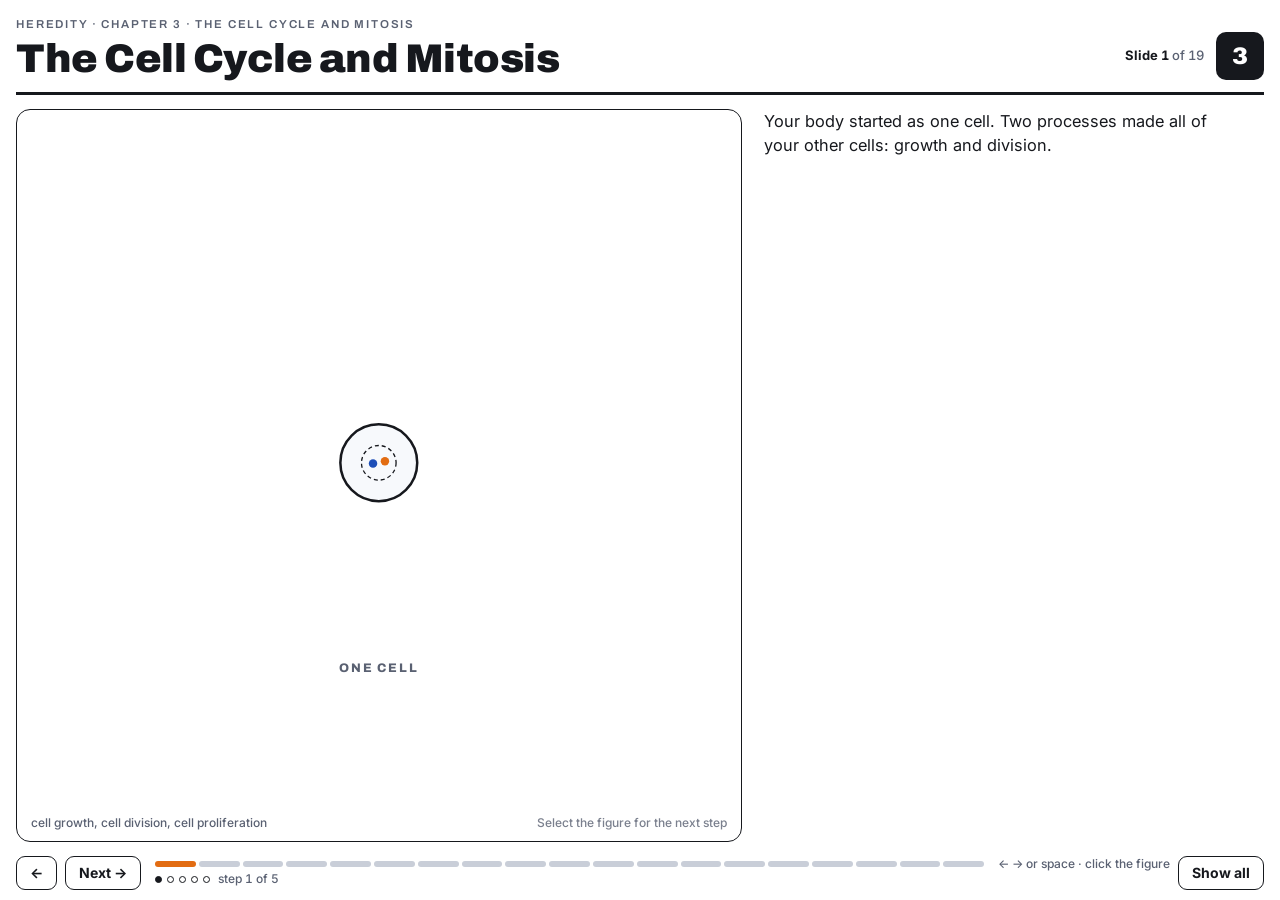
<file: slides/03-mitosis.html>
<!doctype html>
<html lang="en"><head><meta charset="utf-8">
<meta name="viewport" content="width=device-width,initial-scale=1,viewport-fit=cover">
<title>Mitosis · Heredity Ch.3</title>
<link rel="preconnect" href="https://fonts.googleapis.com"><link rel="preconnect" href="https://fonts.gstatic.com" crossorigin>
<link rel="stylesheet" href="https://fonts.googleapis.com/css2?family=Archivo:wght@500;600;700;800;900&family=Inter:wght@400;500;600;700&family=Source+Serif+4:ital,wght@1,400;1,600&display=swap">
<style>body{margin:0}img{max-width:100%}[hidden]{display:none!important}
/* Layout: memory-sheet slide. Header + heavy rule, figure card (animated SVG stage) beside an STE text column, transport bar at the foot. */
:root{
  --paper:#ffffff; --ink:#16181d; --muted:#5a6172; --faint:#c9ced8; --card:#ffffff; --wash:#f1f4f9; --cellfill:#f7f9fc;
  --dad:#1d4fb8; --dad-tint:#dbe5f8; --mom:#e26c12; --mom-tint:#fde3cc;
  --good:#1f8a5a; --bad:#cf3434; --hi:#f4c430; --tile:#16181d; --tile-ink:#ffffff;
  --f-display:"Archivo","Arial Black","Helvetica Neue",system-ui,sans-serif;
  --f-body:"Inter",system-ui,-apple-system,"Segoe UI",sans-serif;
  --f-math:"Source Serif 4","Iowan Old Style",Georgia,serif;
  --ease:cubic-bezier(.65,0,.35,1);
}
@media (prefers-color-scheme: dark){
  :root:not([data-theme="light"]){
    color-scheme:dark;
    --paper:#0d0f13; --ink:#eef1f6; --muted:#9ba3b4; --faint:#3a404c; --card:#12151b; --wash:#191d25; --cellfill:#151922;
    --dad:#58b4f0; --dad-tint:#173149; --mom:#ff9c48; --mom-tint:#46290f;
    --good:#4cc38a; --bad:#ff6b6b; --hi:#ffd84d; --tile:#eef1f6; --tile-ink:#0d0f13;
  }
}
:root[data-theme="dark"]{
  color-scheme:dark;
  --paper:#0d0f13; --ink:#eef1f6; --muted:#9ba3b4; --faint:#3a404c; --card:#12151b; --wash:#191d25; --cellfill:#151922;
  --dad:#58b4f0; --dad-tint:#173149; --mom:#ff9c48; --mom-tint:#46290f;
  --good:#4cc38a; --bad:#ff6b6b; --hi:#ffd84d; --tile:#eef1f6; --tile-ink:#0d0f13;
}
html,body{height:100%}
body{background:var(--paper);color:var(--ink);font-family:var(--f-body);font-size:16px;-webkit-font-smoothing:antialiased;
  padding-left:max(16px,env(safe-area-inset-left,0px));padding-right:max(16px,env(safe-area-inset-right,0px));box-sizing:border-box}
*,*::before,*::after{box-sizing:border-box}
.deck{height:100%;max-width:1320px;margin:0 auto;display:grid;grid-template-columns:minmax(0,1fr);grid-template-rows:auto 1fr auto;gap:14px;padding-block:18px 10px}

/* header */
.hd{display:grid;grid-template-columns:1fr auto;align-items:end;gap:16px;padding-bottom:12px;border-bottom:3px solid var(--ink)}
.eyebrow{font:600 11.5px/1.2 var(--f-display);letter-spacing:.16em;text-transform:uppercase;color:var(--muted)}
.hd h1{font:900 clamp(24px,3.3vw,40px)/1.05 var(--f-display);letter-spacing:-.012em;margin:6px 0 0;text-wrap:balance}
.hd-r{display:flex;align-items:center;gap:12px}
.sec{text-align:right;font:500 13px/1.35 var(--f-body);color:var(--muted);font-variant-numeric:tabular-nums}
.sec b{color:var(--ink);font-weight:700}
.tile{width:48px;height:48px;border-radius:10px;background:var(--tile);color:var(--tile-ink);display:grid;place-items:center;font:900 24px/1 var(--f-display)}

/* body */
.body{display:grid;grid-template-columns:minmax(0,1.45fr) minmax(300px,1fr);gap:22px;min-height:0}
.body.wide{grid-template-columns:1fr}
.fig{margin:0;border:1.5px solid var(--ink);border-radius:14px;background:var(--card);display:grid;grid-template-rows:1fr auto;min-height:0;overflow:hidden;cursor:pointer}
.fig svg{width:100%;height:100%;display:block;min-height:0}
.fig figcaption{font:500 12px/1.3 var(--f-body);color:var(--muted);padding:0 14px 10px;display:flex;justify-content:space-between;gap:12px}
.fig figcaption .hint{opacity:.8}
.txt{overflow-y:auto;min-height:0;padding-right:4px;display:flex;flex-direction:column;gap:12px}
.txt p,.txt li{font-size:clamp(15.5px,1.28vw,18px);line-height:1.5;margin:0;max-width:46ch}
.txt h3{font:800 13px/1.2 var(--f-display);letter-spacing:.12em;text-transform:uppercase;margin:6px 0 0;color:var(--ink)}
.txt ul,.txt ol{margin:0;padding-left:1.15em;display:flex;flex-direction:column;gap:6px}
.txt b{font-weight:700}
[data-step]{transition:opacity .45s ease,transform .45s ease}
.txt [data-step].off{opacity:0;transform:translateY(6px);visibility:hidden}
.dad{color:var(--dad);font-weight:700}.mom{color:var(--mom);font-weight:700}
.m{font-family:var(--f-math);font-style:italic;font-size:1.08em;font-weight:600}
.star{font-weight:700;color:var(--dad);line-height:1.45}
.star::before{content:"★ ";color:var(--mom)}
.note{font-size:14px!important;color:var(--muted)}
.chip{display:inline-block;font:700 12px/1 var(--f-display);letter-spacing:.06em;padding:4px 7px;border-radius:6px;border:1.5px solid var(--ink);vertical-align:2px}

/* tables + Q&A (text slides) */
.tbl{width:100%;border-collapse:collapse;font-size:clamp(14px,1.1vw,16px);font-variant-numeric:tabular-nums}
.tbl th{font:800 12px/1.2 var(--f-display);letter-spacing:.1em;text-transform:uppercase;text-align:left;color:var(--muted);padding:6px 10px;border-bottom:2px solid var(--ink)}
.tbl td{padding:8px 10px;border-bottom:1px solid var(--faint);vertical-align:top}
.tbl td:first-child{font-weight:700}
.tblwrap{overflow-x:auto}
.qa{border:1.5px solid var(--ink);border-radius:12px;padding:12px 14px;display:flex;flex-direction:column;gap:8px;background:var(--card)}
.qa .q{font-weight:600}
.qa button{align-self:flex-start;font:700 13px/1 var(--f-body);border:1.5px solid var(--ink);background:var(--paper);color:var(--ink);border-radius:8px;padding:7px 10px;cursor:pointer}
.qa .a{color:var(--ink);border-top:1px dashed var(--faint);padding-top:8px}
.grid2{display:grid;grid-template-columns:repeat(auto-fit,minmax(280px,1fr));gap:12px;align-content:start}

/* footer transport */
.ft{display:grid;grid-template-columns:auto 1fr auto;align-items:center;gap:14px;padding-bottom:env(safe-area-inset-bottom,0px)}
.btn{font:700 14px/1 var(--f-body);border:1.5px solid var(--ink);background:var(--paper);color:var(--ink);border-radius:9px;padding:9px 13px;cursor:pointer;display:inline-flex;align-items:center;gap:6px}
.btn:hover{background:var(--wash)}
.btn:focus-visible,.qa button:focus-visible,.fig:focus-visible{outline:3px solid var(--dad);outline-offset:2px}
.btn[aria-pressed="true"]{background:var(--ink);color:var(--paper)}
.nav{display:flex;gap:8px}
.prog{display:flex;flex-direction:column;gap:6px;min-width:0}
.bar{display:flex;gap:3px;height:6px}
.bar i{flex:1;border-radius:3px;background:var(--faint);cursor:pointer}
.bar i.done{background:var(--ink)}
.bar i.now{background:var(--mom)}
.steps{display:flex;gap:5px;align-items:center;font:500 12px/1 var(--f-body);color:var(--muted);font-variant-numeric:tabular-nums}
.steps i{width:7px;height:7px;border-radius:50%;border:1.5px solid var(--ink)}
.steps i.on{background:var(--ink)}
.keys{font:500 12px/1.3 var(--f-body);color:var(--muted)}

/* SVG vocabulary */
.stage text{font-family:var(--f-body);fill:var(--ink)}
.stage .lb{font-size:14px;font-weight:700}
.stage .lbs{font-size:12px;font-weight:500;fill:var(--muted)}
.stage .cap{font:800 11px var(--f-display);letter-spacing:.14em;text-transform:uppercase;fill:var(--muted)}
.stage .big{font:900 26px var(--f-display)}
.stage .mt{font-family:var(--f-math);font-style:italic;font-weight:600}
.stage .k{stroke:var(--ink);fill:none}
.stage .kf{fill:var(--ink)}
.stage .cellfill{fill:var(--cellfill)}
.stage .card{fill:var(--card)}
.stage .draw{stroke-dasharray:1;stroke-dashoffset:1}
.stage .nss{vector-effect:non-scaling-stroke}
.stage *{transition-property:transform,opacity,stroke-dashoffset,stroke,fill,fill-opacity;transition-duration:.9s;transition-timing-function:var(--ease)}
.stage.instant,.stage.instant *{transition:none!important}

@media (max-width:860px){
  .deck{height:auto;min-height:100%;gap:12px;padding-block:12px 8px}
  .body{grid-template-columns:minmax(0,1fr)}
  .hd{grid-template-columns:minmax(0,1fr) auto}
  .fig{height:min(56vh,440px)}
  .txt{overflow:visible}
  .txt p,.txt li{max-width:none}
  .keys{display:none}
  .ft{position:sticky;bottom:0;background:var(--paper);padding-block:8px;grid-template-columns:minmax(0,1fr) auto;}
  .ft .prog{grid-column:1/-1;grid-row:1}
}
@media (prefers-reduced-motion:reduce){
  .stage *,[data-step]{transition-duration:.01ms!important;transition-delay:0s!important}
}
@media print{
  .ft{display:none}
}

/* key-term cards + summary lists (wide slides) */
.terms{display:grid;grid-template-columns:repeat(auto-fill,minmax(240px,1fr));gap:10px}
.term{border:1.5px solid var(--ink);border-radius:10px;padding:10px 12px;background:var(--card);font-size:14.5px;line-height:1.42}
.term b{display:block;font:800 15px/1.2 var(--f-display);margin-bottom:3px}
.cols{display:grid;grid-template-columns:repeat(auto-fit,minmax(320px,1fr));gap:22px;align-items:start}
.txt .cols p,.txt .cols li{max-width:60ch}
</style></head>
<body><main class="deck" id="deck"></main>
<script>/* Heredity slide engine: step-driven SVG animation (3b1b-style builds) + STE text reveal.
   Each slide: { sec, title, text (HTML with data-step), caption, wide, scene(L) -> [step0, step1, ...] }
   step k is applied with CSS transitions when you advance; jumps re-apply all earlier steps instantly. */
(function(){
const NS='http://www.w3.org/2000/svg';
const REDUCE=matchMedia('(prefers-reduced-motion: reduce)').matches;
let INSTANT=false, rafs=new Set(), timers=new Set();
const C=n=>n&&n.startsWith('#')?n:`var(--${n})`;

/* ---------- primitives ---------- */
function E(tag,a,parent){const e=document.createElementNS(NS,tag);
  if(a)for(const k in a){const v=a[k];if(v==null)continue;
    if(k==='text')e.textContent=v;else if(k==='cls')e.setAttribute('class',v);
    else if(k==='st')e.setAttribute('style',v);else e.setAttribute(k,v);}
  if(parent)parent.appendChild(e);return e;}
function tim(e,o){o=o||{};e.style.transitionDuration=(o.d!=null?o.d:900)+'ms';e.style.transitionDelay=(o.at||0)+'ms';
  if(o.ease)e.style.transitionTimingFunction=o.ease;}
/* transform tween: x,y,r,s|sx,sy */
function T(e,p,o){const t=e._t||(e._t={x:0,y:0,r:0,sx:1,sy:1});const q=Object.assign({},p);
  if(q.s!=null){t.sx=t.sy=q.s;delete q.s}Object.assign(t,q);tim(e,o);
  e.style.transform=`translate(${t.x}px,${t.y}px) rotate(${t.r}deg) scale(${t.sx},${t.sy})`;return e;}
function O(e,v,o){if(Array.isArray(e)){e.forEach(x=>O(x,v,o));return e}tim(e,Object.assign({d:500},o));e.style.opacity=v;return e;}
/* draw-on: element must have pathLength=1 and class "draw" */
function D(e,f,o){if(Array.isArray(e)){e.forEach(x=>D(x,f,o));return e}tim(e,Object.assign({d:1100},o));e.style.strokeDashoffset=1-(f==null?1:f);return e;}
function K(e,c,o){tim(e,Object.assign({d:600},o));if(c.stroke)e.style.stroke=C(c.stroke);if(c.fill)e.style.fill=C(c.fill);return e;}
function after(ms,fn){if(INSTANT){fn(true);return}const id=setTimeout(()=>{timers.delete(id);fn(false)},ms);timers.add(id);}
function count(node,from,to,o){o=o||{};const fmt=o.fmt||(v=>Math.round(v).toLocaleString('en-US'));
  if(INSTANT||REDUCE){node.textContent=fmt(to);return}
  const d=o.d||900,t0=performance.now()+(o.at||0);
  const f=now=>{const u=Math.min(1,Math.max(0,(now-t0)/d));const s=u<.5?4*u*u*u:1-Math.pow(-2*u+2,3)/2;
    node.textContent=fmt(from+(to-from)*s);if(u<1){const id=requestAnimationFrame(f);rafs.add(id)}};
  const id=requestAnimationFrame(f);rafs.add(id);
  const tid=setTimeout(()=>{timers.delete(tid);node.textContent=fmt(to)},(o.at||0)+d+80);timers.add(tid);}
function loop(fn){if(REDUCE)return;const t0=performance.now();const f=now=>{fn((now-t0)/1000);const id=requestAnimationFrame(f);rafs.add(id)};const id=requestAnimationFrame(f);rafs.add(id);}
function txt(p,x,y,s,cls,a){return E('text',Object.assign({x,y,cls:cls||'lb',text:s},a||{}),p)}
function g(p,a){return E('g',a,p)}

/* ---------- biology components ---------- */
/* chromatid: unit-bulge arc x=(1-(y/L)^2), scaled by sx=bulge; tips = [{from,color}] colour overlays toward the q-arm end */
function arcPts(L1,L2,y0,y1){const pts=[];const n=28;for(let i=0;i<=n;i++){const y=y0+(y1-y0)*i/n;const L=y<0?L1:L2;const x=1-(y/L)*(y/L);pts.push((Math.abs(x)<1e-6?0:x).toFixed(4)+','+y.toFixed(2))}return 'M'+pts.join(' L')}
function chromatid(p,o){const G=g(p);const w=o.w||7;
  G.body=E('path',{d:arcPts(o.L1,o.L2,-o.L1,o.L2),cls:'nss',st:`fill:none;stroke:${C(o.color)};stroke-width:${w};stroke-linecap:round;stroke-linejoin:round`},G);
  G.tips=(o.tips||[]).map(t=>E('path',{d:t.from<0?arcPts(o.L1,o.L2,-o.L1,t.from):arcPts(o.L1,o.L2,t.from,o.L2),cls:'nss',
    st:`fill:none;stroke:${C(t.color)};stroke-width:${w};stroke-linecap:round;opacity:${t.show?1:0}`},G));
  return G;}
/* chromosome: two sister chromatids + centromere dots. state via setChr */
function chromosome(p,o){o=Object.assign({L1:26,L2:26,w:7,color:'dad'},o);const G=g(p,{cls:'chr'});
  G.o=o;G.a=chromatid(G,Object.assign({},o,{tips:o.tipsA}));G.b=chromatid(G,Object.assign({},o,{tips:o.tipsB}));
  G.ca=E('circle',{r:o.w*0.55,cls:'kf'},G);G.cb=E('circle',{r:o.w*0.55,cls:'kf'},G);
  setChr(G,o.state||'x',{d:0});if(o.x!=null||o.y!=null)T(G,{x:o.x||0,y:o.y||0,r:o.r||0,s:o.s||1},{d:0});return G;}
/* states: single (unreplicated bar), x (replicated X), apart:{D} sisters pulled distance D each way (V shapes) */
function setChr(G,st,o){o=o||{};let a,b;const GAP=G.o.w*1.3,BUL=G.o.w*.93;
  if(st==='single'){a={x:0,sx:.001};b={x:0,sx:.001}}
  else if(st==='x'){a={x:-GAP,sx:BUL};b={x:GAP,sx:-BUL}}
  else if(st==='open'){a={x:-GAP-4,sx:2};b={x:GAP+4,sx:-2}}
  else if(st==='apart'){const D=o.D||40;a={x:-GAP-D,sx:-BUL*1.4};b={x:GAP+D,sx:BUL*1.4}}
  T(G.a,a,o);T(G.b,b,o);T(G.ca,{x:a.x+a.sx},o);T(G.cb,{x:b.x+b.sx},o);
  if(st==='single'){O(G.b,0,{d:o.d!=null?o.d:300});O(G.cb,0,{d:0})}else{O(G.b,1,{d:200,at:o.at});O(G.cb,1,{d:200,at:o.at})}
  return G;}
/* cell with cytokinesis: union of two circles (stroke layer under fill layer) */
function cell(p,o){o=Object.assign({r:150,w:2.5},o);const G=g(p);T(G,{x:o.x,y:o.y},{d:0});
  const sk=g(G),fl=g(G);G.parts=[];
  for(let i=0;i<2;i++){const s=E('circle',{r:o.r,st:`fill:none;stroke:var(--ink);stroke-width:${o.w*2}`},sk);
    const f=E('circle',{r:o.r,cls:'cellfill'},fl);G.parts.push([s,f]);}
  G.inner=g(G);G.r=o.r;return G;}
function cleave(G,dx,k,o){G.parts[0].forEach(e=>T(e,{x:-dx,s:k},o));G.parts[1].forEach(e=>T(e,{x:dx,s:k},o));}
/* nuclear envelope */
function nucleus(p,x,y,r){const n=E('circle',{cx:0,cy:0,r,cls:'k',st:'stroke-width:2;stroke-dasharray:7 5'},p);T(n,{x,y},{d:0});return n;}
/* microtubule fibre from P towards Q, retargetable */
function fibre(p,P,Q,o){o=o||{};const G=g(p);const ln=E('line',{x1:0,y1:0,x2:1,y2:0,cls:'k nss',st:`stroke-width:${o.w||1.4};opacity:.75`},G);
  G.P=P;fibreTo(G,Q,{d:0});T(G,{x:P[0],y:P[1]},{d:0});G.ln=ln;return G;}
function fibreTo(G,Q,o){const dx=Q[0]-G.P[0],dy=Q[1]-G.P[1];T(G,{r:Math.atan2(dy,dx)*180/Math.PI,sx:Math.max(.001,Math.hypot(dx,dy)),sy:1},o);}
/* centrosome: pair of centrioles */
function centrosome(p,x,y){const G=g(p);E('rect',{x:-6,y:-2.5,width:12,height:5,rx:2,cls:'kf'},G);E('rect',{x:-2.5,y:-6,width:5,height:12,rx:2,cls:'kf',st:'opacity:.55'},G);T(G,{x,y},{d:0});return G;}
/* interphase chromatin squiggle */
function squiggle(p,x,y,len,color,seed){let s=seed||1;const rnd=()=>{s=(s*9301+49297)%233280;return s/233280};
  let d=`M${x},${y}`;let cx=x,cy=y;for(let i=0;i<len;i++){const nx=cx+(rnd()-.5)*26,ny=cy+(rnd()-.5)*26;d+=` Q${(cx+nx)/2+(rnd()-.5)*18},${(cy+ny)/2+(rnd()-.5)*18} ${nx},${ny}`;cx=nx;cy=ny}
  return E('path',{d,pathLength:1,cls:'draw',st:`fill:none;stroke:${C(color)};stroke-width:3;stroke-linecap:round`},p);}
function arrow(p,x1,y1,x2,y2,o){o=o||{};const G=g(p);const a=Math.atan2(y2-y1,x2-x1),h=o.h||9;
  E('path',{d:`M${x1},${y1} L${x2},${y2}`,pathLength:1,cls:'draw k',st:`stroke-width:${o.w||2};stroke:${C(o.color||'ink')}`},G);
  E('path',{d:`M${x2-h*Math.cos(a-.45)},${y2-h*Math.sin(a-.45)} L${x2},${y2} L${x2-h*Math.cos(a+.45)},${y2-h*Math.sin(a+.45)}`,cls:'k',st:`stroke-width:${o.w||2};stroke:${C(o.color||'ink')};stroke-linecap:round;stroke-linejoin:round`},G);
  return G;}
/* arc path on circle (degrees, 0 = up, clockwise) */
function arcD(cx,cy,r,a0,a1){const P=a=>[cx+r*Math.sin(a*Math.PI/180),cy-r*Math.cos(a*Math.PI/180)];const [x0,y0]=P(a0),[x1,y1]=P(a1);
  return `M${x0},${y0} A${r},${r} 0 ${a1-a0>180?1:0} 1 ${x1},${y1}`;}
function sectorD(cx,cy,r0,r1,a0,a1){const P=(r,a)=>[cx+r*Math.sin(a*Math.PI/180),cy-r*Math.cos(a*Math.PI/180)];const L=a1-a0>180?1:0;
  const [a,b]=P(r1,a0),[c,d]=P(r1,a1),[e,f]=P(r0,a1),[h,i]=P(r0,a0);return `M${a},${b} A${r1},${r1} 0 ${L} 1 ${c},${d} L${e},${f} A${r0},${r0} 0 ${L} 0 ${h},${i} Z`;}

const L={E,T,O,D,K,g,txt,after,count,loop,chromatid,chromosome,setChr,cell,cleave,nucleus,fibre,fibreTo,centrosome,squiggle,arrow,arcD,sectorD,C,
  get instant(){return INSTANT}};
window.HL=L;

/* ---------- deck runtime ---------- */
window.deck=function(cfg){
  const S=cfg.slides;document.title=cfg.docTitle||cfg.title;
  const root=document.getElementById('deck');
  root.innerHTML=`<header class="hd"><div><div class="eyebrow">${cfg.eyebrow}</div><h1 id="ttl"></h1></div>
   <div class="hd-r"><div class="sec" id="sec"></div><div class="tile" aria-label="Chapter ${cfg.chapter}">${cfg.chapter}</div></div></header>
   <section class="body" id="body"><figure class="fig" id="fig" tabindex="0" aria-label="Animated figure. Select to play the next step."><svg class="stage" id="stage" viewBox="0 0 640 420" preserveAspectRatio="xMidYMid meet" role="img"></svg><figcaption><span id="cap"></span><span class="hint" id="hint"></span></figcaption></figure>
   <article class="txt" id="txt" aria-live="polite"></article></section>
   <footer class="ft"><div class="nav"><button class="btn" id="prev" aria-label="Back">&#8592;</button><button class="btn" id="next" aria-label="Next">Next &#8594;</button></div>
   <div class="prog"><div class="bar" id="bar"></div><div class="steps" id="steps"></div></div>
   <div class="nav"><span class="keys">&#8592; &#8594; or space · click the figure</span><button class="btn" id="all" aria-pressed="false" title="Show every step of this slide">Show all</button></div></footer>`;
  const $=id=>document.getElementById(id);const stage=$('stage');
  S.forEach((s,i)=>{const b=document.createElement('i');b.title=`${i+1}. ${s.title}`;b.onclick=()=>go(i,0);$('bar').appendChild(b)});
  let cur={i:-1,k:-1},steps=[],showAll=false;
  function clear(){rafs.forEach(cancelAnimationFrame);rafs.clear();timers.forEach(clearTimeout);timers.clear();stage.innerHTML='';}
  function mount(i){clear();const s=S[i];
    $('ttl').textContent=s.title;$('sec').innerHTML=`<b>Slide ${i+1}</b><span> of ${S.length}</span>`;
    $('body').className='body'+(s.wide?' wide':'');$('fig').hidden=!!s.wide;
    $('txt').innerHTML=s.text+(s.star?`<p class="star" data-step="${s.starStep!=null?s.starStep:0}">${s.star}</p>`:'');
    $('cap').textContent=s.caption||'';
    INSTANT=true;stage.classList.add('instant');steps=s.scene?s.scene(L,stage)||[]:Array.from({length:s.steps||1},()=>()=>{});INSTANT=false;
    $('txt').querySelectorAll('.qa button').forEach(b=>b.onclick=e=>{e.stopPropagation();const a=b.nextElementSibling;a.hidden=!a.hidden;b.textContent=a.hidden?'Show answer':'Hide answer'});
    $('txt').scrollTop=0;}
  function apply(k,animLast){
    INSTANT=true;stage.classList.add('instant');
    for(let j=0;j<=k;j++){if(j===k&&animLast&&!REDUCE){break}steps[j]&&steps[j]()}
    stage.getBoundingClientRect();stage.classList.remove('instant');INSTANT=false;
    if(animLast&&!REDUCE&&steps[k])steps[k]();}
  function ui(){const s=S[cur.i],n=steps.length;
    $('txt').querySelectorAll('[data-step]').forEach(p=>p.classList.toggle('off',+p.dataset.step>cur.k));
    $('bar').querySelectorAll('i').forEach((b,j)=>{b.className=j<cur.i?'done':j===cur.i?'now':''});
    $('steps').innerHTML=n>1?Array.from({length:n},(_,j)=>`<i class="${j<=cur.k?'on':''}"></i>`).join('')+`<span>&nbsp;step ${cur.k+1} of ${n}</span>`:'';
    $('hint').textContent=s.wide?'':(cur.k<n-1?'Select the figure for the next step':'');
    $('prev').disabled=cur.i===0&&cur.k===0;$('next').disabled=cur.i===S.length-1&&cur.k===n-1;
    $('all').setAttribute('aria-pressed',showAll);
    try{history.replaceState(null,'',`#${cur.i+1}.${cur.k+1}`)}catch(e){}}
  function go(i,k,anim){i=Math.max(0,Math.min(S.length-1,i));
    const fwdStep=(i===cur.i&&k===cur.k+1&&anim);
    if(i!==cur.i||!fwdStep){mount(i);steps.length;k=Math.max(0,Math.min(steps.length-1,k));cur={i,k};apply(k,!!anim);}
    else{cur.k=k;steps[k]();}
    ui();}
  function next(){if(showAll){if(cur.i<S.length-1){go(cur.i+1,0,true);finishAll()}return}
    if(cur.k<steps.length-1)go(cur.i,cur.k+1,true);else if(cur.i<S.length-1)go(cur.i+1,0,true);}
  function prev(){if(showAll){if(cur.i>0){go(cur.i-1,0);finishAll()}return}
    if(cur.k>0)go(cur.i,cur.k-1);else if(cur.i>0){go(cur.i-1,999)}}
  function finishAll(){go(cur.i,steps.length-1)}
  $('next').onclick=next;$('prev').onclick=prev;
  $('fig').onclick=()=>next();$('fig').onkeydown=e=>{if(e.key==='Enter'){e.preventDefault();next()}};
  $('all').onclick=()=>{showAll=!showAll;if(showAll)finishAll();else ui();ui()};
  addEventListener('keydown',e=>{if(e.metaKey||e.ctrlKey||e.altKey)return;
    if(['ArrowRight',' ','PageDown','ArrowDown'].includes(e.key)){e.preventDefault();next()}
    else if(['ArrowLeft','PageUp','ArrowUp'].includes(e.key)){e.preventDefault();prev()}
    else if(e.key==='Home')go(0,0);else if(e.key==='End')go(S.length-1,0);
    else if(e.key==='a'||e.key==='A')$('all').click();});
  let sx=null;root.addEventListener('touchstart',e=>{sx=e.touches[0].clientX},{passive:true});
  root.addEventListener('touchend',e=>{if(sx==null)return;const dx=e.changedTouches[0].clientX-sx;if(Math.abs(dx)>60){dx<0?next():prev()}sx=null});
  const m=/^#(\d+)\.(\d+)$/.exec(location.hash);go(m?+m[1]-1:0,m?+m[2]-1:0,!m);
};
})();
</script>
<script>/* Chapter 3 · The Cell Cycle and Mitosis — source: Hairdity.pdf pp.58–77 (Singh, Introduction to Genetics, CC BY-NC-SA 4.0) */
(function(){
const H=window.HL;
/* ---- deck-local helpers ---- */
// tiny cell glyph: unit circle scaled to radius; nucleus + two chromatin dots
function blob(p,o){const G=H.g(p);H.E('circle',{r:1,cls:'cellfill nss',st:'stroke:var(--ink);stroke-width:2.5'},G);
  H.E('circle',{r:.45,cls:'nss',st:'fill:none;stroke:var(--ink);stroke-width:1.3;stroke-dasharray:4 3'},G);
  H.E('circle',{r:.11,cx:-.15,cy:.02,st:'fill:var(--dad)'},G);H.E('circle',{r:.11,cx:.16,cy:-.04,st:'fill:var(--mom)'},G);
  H.T(G,{x:o.x,y:o.y,s:o.r},{d:0});return G;}
// straight chromosome bar (unreplicated), with optional coloured tip
function bar(p,x,y,len,color,o){o=o||{};const G=H.g(p);
  H.E('line',{x1:x,y1:y-len/2,x2:x,y2:y+len/2,st:`stroke:${H.C(color)};stroke-width:${o.w||6};stroke-linecap:round`},G);
  if(o.tip)H.E('line',{x1:x,y1:y+len/2-o.tipLen,x2:x,y2:y+len/2,st:`stroke:${H.C(o.tip)};stroke-width:${o.w||6};stroke-linecap:round`},G);
  return G;}
function miniCell(p,x,y,r,bars){const G=H.g(p);H.E('circle',{cx:x,cy:y,r,cls:'cellfill',st:'stroke:var(--ink);stroke-width:2.5'},G);
  bars.forEach(b=>bar(G,x+b[0],y,b[1],b[2],b[3]));return G;}
function drawA(a,o){H.D(a.firstChild,1,Object.assign({d:600},o));H.O(a.lastChild,1,Object.assign({d:200},o,{at:((o&&o.at)||0)+450}));}
function mkA(p,x1,y1,x2,y2,o){const a=H.arrow(p,x1,y1,x2,y2,o);H.O(a.lastChild,0,{d:0});return a;}
function pop(e,o){H.T(e,{s:1},Object.assign({d:700},o));H.O(e,1,Object.assign({d:300},o));}
function hide(e){H.T(e,{s:.001},{d:0});H.O(e,0,{d:0});}

deck({
docTitle:'Mitosis · Heredity Ch.3',
title:'The Cell Cycle and Mitosis',
chapter:3,
eyebrow:'Heredity · Chapter 3 · The Cell Cycle and Mitosis',
slides:[

/* 1 ─────────────────────────────── */
{sec:'3.1',title:'The Cell Cycle and Mitosis',caption:'cell growth, cell division, cell proliferation',
text:`<p data-step="0">Your body started as one cell. Two processes made all of your other cells: growth and division.</p>
<p data-step="1"><b>Growth.</b> The cell makes more of its own parts and becomes larger.</p>
<p data-step="2"><b>Division.</b> The parent cell splits into two <b>daughter cells</b>. Each daughter cell is half the size of the parent cell.</p>
<p data-step="3">Each daughter cell grows and then divides again. Each round of division doubles the number of cells: 1, 2, 4, 8.</p>
<p data-step="4">Growth and division together are <b>cell proliferation</b>.</p>
<p data-step="4" class="note">An organism with many cells needs growth and division to develop. <b>Asexual reproduction</b> (reproduction without sex) also needs growth and division.</p>`,
star:'Grow, copy, split. Repeat.',starStep:4,
scene(H){const s=document.getElementById('stage');const P=H.g(s);
  const gen=[[[320,210]],[[230,210],[410,210]],[[200,145],[200,275],[440,145],[440,275]],
    [[140,145],[260,145],[140,275],[260,275],[380,145],[500,145],[380,275],[500,275]]];
  const cells=[];for(let i=0;i<8;i++){const c=blob(P,{x:320,y:210,r:.001});cells.push(c);H.O(c,i===0?1:0,{d:0})}
  const lab=H.txt(P,320,395,'',`cap`,{'text-anchor':'middle'});
  const place=(g,r,o)=>cells.forEach((c,i)=>{const per=8>>g;const k=Math.floor(i/per);const [x,y]=gen[g][k];
      if(i%per===0)H.O(c,1,{d:200,at:o&&o.at});H.T(c,{x,y,s:r},o)});
  const say=t=>{lab.textContent=t};
  return [
    ()=>{H.T(cells[0],{s:34},{d:800});say('one cell')},
    ()=>{H.T(cells[0],{s:66},{d:1100});say('growth')},
    ()=>{place(1,46,{d:1000});say('division · 2 cells')},
    ()=>{place(1,64,{d:700});H.after(800,()=>{place(2,42,{d:1000});say('grow, then divide · 4 cells')})},
    ()=>{place(2,56,{d:700});H.after(800,()=>{place(3,40,{d:1000});H.after(1100,()=>place(3,50,{d:800}));say('proliferation · 8 cells')})},
  ];}},

/* 2 ─────────────────────────────── */
{sec:'3.1',title:'Two Ways to Divide',caption:'Blue = from dad, orange = from mom · 2n = 4 in this model',
text:`<p data-step="0"><b>Eukaryotes</b> are organisms whose cells have a nucleus. Eukaryotic cells divide in two ways.</p>
<p data-step="1"><b>Mitosis</b> makes body cells. One parent cell divides once and makes two daughter cells. Each daughter cell gets one copy of each chromosome of the parent cell. So the daughter cells are genetically identical to the parent cell.</p>
<p data-step="2"><b>Meiosis</b> makes <b>gametes</b> (sperm cells and egg cells). Each gamete gets half the number of chromosomes of the parent cell. A cell with one set of chromosomes is <b>haploid</b>. A cell with two sets is <b>diploid</b>.</p>
<p data-step="3">Mitosis is also called the vegetative division. Meiosis is also called the reproductive division.</p>`,
star:'miTosis = my Toes (body cells). meiOsis = makes Ova (egg cells) and sperm.',starStep:3,
scene(H){const s=document.getElementById('stage');
  const P2n=[[-21,40,'dad'],[-7,40,'mom'],[7,24,'dad'],[21,24,'mom']];
  const A=H.g(s),B=H.g(s);
  H.txt(A,170,32,'MITOSIS','cap',{'text-anchor':'middle'});H.txt(B,480,32,'MEIOSIS','cap',{'text-anchor':'middle'});
  const pa=miniCell(A,170,100,48,P2n),pb=miniCell(B,480,100,48,P2n);
  H.E('line',{x1:320,y1:20,x2:320,y2:400,st:'stroke:var(--faint);stroke-width:1.5;stroke-dasharray:4 5'},s);
  const arA=[mkA(A,158,156,112,226),mkA(A,182,156,228,226)];
  const arB=[mkA(B,466,156,436,196),mkA(B,494,156,524,196)];
  const dA=[miniCell(A,105,285,48,P2n),miniCell(A,235,285,48,P2n)];
  const g4=[[[-9,40,'dad'],[9,24,'mom']],[[-9,40,'dad',{tip:'mom',tipLen:14}],[9,24,'mom']],[[-9,40,'mom',{tip:'dad',tipLen:14}],[9,24,'dad']],[[-9,40,'mom'],[9,24,'dad']]];
  const dB=[[430,250],[530,250],[430,350],[530,350]].map((q,i)=>miniCell(B,q[0],q[1],38,g4[i]));
  const lA=H.txt(A,170,375,'2 cells · identical · 2n','lb',{'text-anchor':'middle'}),lA2=H.txt(A,170,395,'same chromosomes as the parent','lbs',{'text-anchor':'middle'});
  const lB1=H.txt(B,480,375+30,'4 cells · all different · n','lb',{'text-anchor':'middle'});const lB2=H.txt(B,480,200,'','lbs');
  [...dA,...dB].forEach(hide);H.O([lA,lA2,lB1,lB2],0,{d:0});
  dA.forEach((c,i)=>{c.style.transformOrigin=`${[105,235][i]}px 285px`});dB.forEach((c,i)=>{c.style.transformOrigin=`${[430,530,430,530][i]}px ${[250,250,350,350][i]}px`});
  return [
    ()=>{pop(pa);pop(pb)},
    ()=>{arA.forEach(a=>drawA(a));dA.forEach((c,i)=>pop(c,{at:400+i*150}))},
    ()=>{arB.forEach(a=>drawA(a));dB.forEach((c,i)=>pop(c,{at:400+i*150}))},
    ()=>{H.O([lA,lA2,lB1,lB2],1,{d:600})},
  ];}},

/* 3 ─────────────────────────────── */
{sec:'3.2',title:'The Cell Cycle',caption:'sector size shows the relative time of each phase',
text:`<p data-step="0">The <b>cell cycle</b> is the repeated sequence of cell growth and cell division. The cycle has four phases.</p>
<p data-step="1"><b>G1 (gap 1).</b> The cell does its usual work and grows. A new daughter cell starts at half the size of its parent, so it must grow before it divides.</p>
<p data-step="2"><b>S (synthesis).</b> The cell replicates (copies) the DNA of each chromosome. After S, each chromosome has two identical <b>sister chromatids</b>. The chromosomes stay long and thin.</p>
<p data-step="3"><b>G2 (gap 2).</b> The cell grows more and makes the proteins that division needs.</p>
<p data-step="4"><b>M (mitosis).</b> The nucleus divides, and then the cytoplasm divides. One cell becomes two cells.</p>
<p data-step="5">G1, S and G2 together are <b>interphase</b>. Interphase uses most of the time in each cycle. The size of each sector shows the relative time of its phase.</p>
<p data-step="6">After M, each daughter cell starts the cycle again at G1.</p>`,
star:'G1 grow · S copy · G2 prepare · M divide.',starStep:5,
scene(H){const s=document.getElementById('stage');const cx=190,cy=205,R0=100,R1=148;
  const ph=[{n:'G1',a0:10,a1:165,f:'dad-tint',t:'cell growth'},{n:'S',a0:165,a1:275,f:'mom-tint',t:'DNA copying'},{n:'G2',a0:275,a1:330,f:'wash',t:'growth'},{n:'M',a0:330,a1:370,f:'ink',t:''}];
  const W=H.g(s);const secs=ph.map(p=>{const e=H.E('path',{d:H.sectorD(cx,cy,R0,R1,p.a0,p.a1),st:`fill:${H.C(p.f)};stroke:var(--ink);stroke-width:2;fill-opacity:0`},W);return e});
  const ring=[H.E('path',{d:H.arcD(cx,cy,R1,0,359.9),pathLength:1,cls:'draw k',st:'stroke-width:2'},W),H.E('path',{d:H.arcD(cx,cy,R0,0,359.9),pathLength:1,cls:'draw k',st:'stroke-width:2'},W)];
  const labs=ph.map(p=>{const a=(p.a0+p.a1)/2*Math.PI/180,r=(R0+R1)/2;const G=H.g(W);
    H.txt(G,cx+r*Math.sin(a),cy-r*Math.cos(a)+(p.t?-2:6),p.n,'big',{'text-anchor':'middle',st:p.n==='M'?'fill:var(--paper);font-size:20px':'font-size:22px'});
    if(p.t)H.txt(G,cx+r*Math.sin(a),cy-r*Math.cos(a)+15,p.t,'lbs',{'text-anchor':'middle'});H.O(G,0,{d:0});return G});
  const inter=H.g(W);H.E('path',{d:H.arcD(cx,cy,R1+14,12,328),pathLength:1,cls:'draw k',st:'stroke-width:3;stroke-linecap:round'},inter);
  H.txt(inter,cx,cy+R1+34,'INTERPHASE = G1 + S + G2','cap',{'text-anchor':'middle',st:'fill:var(--ink)'});H.O(inter,0,{d:0});
  const hub=H.txt(W,cx,cy+6,'','lb',{'text-anchor':'middle'});
  const dot=H.E('circle',{r:9,st:'fill:var(--mom);stroke:var(--paper);stroke-width:3'},W);
  // right: model cell driven by u (0..1 around the cycle)
  const M=H.g(s);const mx=500,my=205;H.txt(M,mx,40,'MODEL CELL','cap',{'text-anchor':'middle'});
  const phase=H.txt(M,mx,385,'','lb',{'text-anchor':'middle'});
  const sk=H.g(M),fl=H.g(M);const cA=[H.E('circle',{st:'fill:none;stroke:var(--ink);stroke-width:5'},sk),H.E('circle',{cls:'cellfill'},fl)];
  const cB=[H.E('circle',{st:'fill:none;stroke:var(--ink);stroke-width:5'},sk),H.E('circle',{cls:'cellfill'},fl)];
  const nuc=H.E('circle',{st:'fill:none;stroke:var(--ink);stroke-width:1.5;stroke-dasharray:6 4'},M);
  const chr=['dad','mom'].map((c,i)=>[0,1].map(()=>H.E('line',{st:`stroke:${H.C(c)};stroke-width:6;stroke-linecap:round`},M)));
  const A=a=>(a-10)/360; // angle->u
  function render(u){u=((u%1)+1)%1;const ang=10+360*u;const deg=ang>=360?ang-360:ang;
    const r=(R0+R1)/2;dot.setAttribute('cx',cx+r*Math.sin(ang*Math.PI/180));dot.setAttribute('cy',cy-r*Math.cos(ang*Math.PI/180));
    let rad,sis=0,sep=0,name;
    if(ang<165){const f=(ang-10)/155;rad=42+20*f;name='G1 · the cell grows'}
    else if(ang<275){const f=(ang-165)/110;rad=62+4*f;sis=f;name='S · each chromosome is copied'}
    else if(ang<330){const f=(ang-275)/55;rad=66+8*f;sis=1;name='G2 · the cell gets ready'}
    else{const f=(ang-330)/40;rad=74-24*f;sis=1;sep=f;name='M · the cell divides'}
    const d=sep*58;[[cA,-d],[cB,d]].forEach(([pair,dx])=>pair.forEach(c=>{c.setAttribute('cx',mx+dx);c.setAttribute('cy',my);c.setAttribute('r',rad)}));
    nuc.setAttribute('cx',mx);nuc.setAttribute('cy',my);nuc.setAttribute('r',rad*.55);nuc.style.opacity=sep>0?0:1;
    chr.forEach((pair,i)=>pair.forEach((ln,j)=>{const base=(i?10:-10);const off=(j?1:-1)*sis*4;
      const x=mx+base*(1-sep*.4)+off*(1-sep)+(j?1:-1)*d;const L=i?16:24;
      ln.setAttribute('x1',x);ln.setAttribute('x2',x);ln.setAttribute('y1',my-L);ln.setAttribute('y2',my+L)}));
    phase.textContent=name;hub.textContent=deg<0?'':'';}
  let u=0;const proxy={set textContent(v){u=v;render(v)}};
  const to=(v,d)=>H.count(proxy,u,v,{d:d||1600,fmt:x=>x});
  render(0);
  return [
    ()=>{H.D(ring,1,{d:1200})},
    ()=>{secs[0].style.fillOpacity=1;H.O(labs[0],1,{at:200});to(A(160))},
    ()=>{secs[1].style.fillOpacity=1;H.O(labs[1],1,{at:200});to(A(270))},
    ()=>{secs[2].style.fillOpacity=1;H.O(labs[2],1,{at:200});to(A(326))},
    ()=>{secs[3].style.fillOpacity=1;H.O(labs[3],1,{at:200});to(A(368),2000)},
    ()=>{H.O(inter,1);H.D(inter.firstChild,1,{d:1200})},
    ()=>{if(H.instant)return;const u0=u;H.loop(t=>render(u0+t/9))},
  ];}},

/* 4 ─────────────────────────────── */
{sec:'3.2',title:'Anatomy of a Replicated Chromosome',caption:'sister chromatids, centromere, kinetochore',
text:`<p data-step="0">Before S phase, each chromosome is one long DNA molecule. A chromosome in this state is an <b>unreplicated chromosome</b>.</p>
<p data-step="1">S phase replicates the DNA. The chromosome now has two identical DNA molecules, the <b>sister chromatids</b>. A chromosome with two sister chromatids is a <b>replicated chromosome</b>.</p>
<p data-step="2">The <b>centromere</b> holds the sister chromatids together. A replicated chromosome has one centromere, so it counts as one chromosome.</p>
<p data-step="3">The <b>kinetochore</b> is the region of a chromatid where microtubules attach. The kinetochore contains the centromere and proteins that help the microtubules bind.</p>
<p data-step="4"><b>Microtubules</b> are thin protein tubes. During mitosis, microtubules attach to the kinetochores and move the chromosomes.</p>`,
star:'Count the centromeres to count the chromosomes.',starStep:2,
scene(H){const s=document.getElementById('stage');const X=300,Y=210;
  const mt=H.g(s);const ch=H.chromosome(s,{L1:92,L2:92,w:24,color:'dad',state:'single',x:X,y:Y});
  const w=24,waist=w*1.3-w*.93;
  const kin=H.g(s);[-1,1].forEach(sg=>H.E('rect',{x:X+sg*(waist+w/2)-(sg<0?12:0),y:Y-15,width:12,height:30,rx:3,st:'fill:var(--hi);stroke:var(--ink);stroke-width:2'},kin));H.O(kin,0,{d:0});
  ch.ca.setAttribute('r',7);ch.cb.setAttribute('r',7);
  const fib=[];[-1,1].forEach(sg=>[-1,0,1].forEach(k=>{const x0=X+sg*(waist+w/2+12),x1=X+sg*230;
    fib.push(H.E('path',{d:`M${x1},${Y+k*34} Q${(x0+x1)/2},${Y+k*14} ${x0},${Y+k*9}`,pathLength:1,cls:'draw k',st:'stroke-width:1.8'},mt))}));
  const lab=(x,y,tx,t,anchor)=>{const G=H.g(s);H.E('path',{d:`M${x},${y} L${tx},${t[1]}`,pathLength:1,cls:'draw k',st:'stroke-width:1.3'},G);
    H.txt(G,tx+(anchor==='end'?-6:6),t[1]+5,t[0],'lb',{'text-anchor':anchor||'start'});H.O(G,0,{d:0});return G};
  const L0=lab(X+14,Y-70,440,['one DNA molecule',90]);
  const L1=lab(X+34,Y+80,440,['sister chromatid',330]),L1b=lab(X-34,Y+80,160,['sister chromatid',330],'end');
  const L2=lab(X+2,Y-6,440,['centromere',130]);
  const L3=lab(X-28,Y-15,160,['kinetochore',130],'end');
  const L4=H.txt(s,X-230,Y+62,'microtubules','lb');H.O(L4,0,{d:0});
  const cnt=H.txt(s,X,404,'','lb',{'text-anchor':'middle'});
  const show=G=>{H.O(G,1);H.D(G.firstChild,1,{d:600})};
  return [
    ()=>{H.O(L0,1);show(L0);cnt.textContent='1 chromosome · 1 chromatid'},
    ()=>{H.O(L0,0);H.setChr(ch,'x',{d:1400});show(L1);show(L1b);cnt.textContent='1 chromosome · 2 chromatids'},
    ()=>{H.T(ch.ca,{s:1.6},{d:500});H.T(ch.cb,{s:1.6},{d:500});H.after(600,()=>{H.T(ch.ca,{s:1},{d:500});H.T(ch.cb,{s:1},{d:500})});show(L2);cnt.textContent='1 centromere = 1 chromosome'},
    ()=>{H.O(kin,1);show(L3)},
    ()=>{H.D(fib,1,{d:1300});fib.forEach((f,i)=>f.style.transitionDelay=(i%3)*120+'ms');H.O(L4,1,{at:700})},
  ];}},

/* 5 ─────────────────────────────── */
{sec:'3.2',title:'Checkpoints and Cyclins',caption:'checkpoints and cyclin–CDK pairs',
text:`<p data-step="0">The cell cycle has <b>checkpoints</b>. At each checkpoint, the cell checks the previous phase. The next phase starts only if the previous phase is complete and correct.</p>
<p data-step="1">The three main checkpoints are the <b>G1 checkpoint</b> (the restriction point), the <b>G2 checkpoint</b> and the <b>M checkpoint</b>.</p>
<p data-step="2"><b>Cyclins</b> are a family of proteins that control the cell cycle. A cyclin binds to an enzyme, a <b>cyclin-dependent kinase (CDK)</b>, and activates the enzyme. The active CDK moves the cell into the next phase.</p>
<p data-step="3">Each phase uses a different cyclin–CDK pair. For example, cyclin D with CDK4 acts in G1. Cyclin B with CDK1 starts mitosis.</p>
<p data-step="4">Example problems are an error in DNA replication or a missing protein. When the cell finds a problem, the cycle stops. The stop is an <b>arrest</b>.</p>
<p data-step="5">During the arrest, the cell repairs the problem, and then the cycle continues. If the cell cannot repair the problem, the cell dies.</p>`,
star:'Checkpoint = a gate. Cyclin + CDK = the key.',starStep:2,
scene(H){const s=document.getElementById('stage');const cx=215,cy=215,R0=72,R1=112;
  const ph=[{n:'G1',a0:10,a1:165,f:'dad-tint'},{n:'S',a0:165,a1:275,f:'mom-tint'},{n:'G2',a0:275,a1:330,f:'wash'},{n:'M',a0:330,a1:370,f:'ink'}];
  const W=H.g(s);ph.forEach(p=>{H.E('path',{d:H.sectorD(cx,cy,R0,R1,p.a0,p.a1),st:`fill:${H.C(p.f)};stroke:var(--ink);stroke-width:2`},W);
    const a=(p.a0+p.a1)/2*Math.PI/180,r=(R0+R1)/2;H.txt(W,cx+r*Math.sin(a),cy-r*Math.cos(a)+6,p.n,'lb',{'text-anchor':'middle',st:p.n==='M'?'fill:var(--paper)':''})});
  H.O(W,0,{d:0});
  const P=(a,r)=>[cx+r*Math.sin(a*Math.PI/180),cy-r*Math.cos(a*Math.PI/180)];
  const gates=[[163,'G1 checkpoint',[cx+60,cy+168],'(restriction point)'],[328,'G2 checkpoint',[cx-120,cy-168],''],[352,'M checkpoint',[cx+40,cy-168],'']].map(([a,t,lp,sub])=>{
    const G=H.g(s);const [x,y]=P(a,(R0+R1)/2);const box=H.E('rect',{x:x-9,y:y-9,width:18,height:18,rx:3,st:'fill:var(--paper);stroke:var(--ink);stroke-width:2.5'},G);
    H.E('line',{x1:x,y1:y,x2:lp[0],y2:lp[1]-5,cls:'k',st:'stroke-width:1.2'},G);
    H.txt(G,lp[0],lp[1]+(lp[1]>cy?12:-4),t,'lb',{'text-anchor':'middle'});if(sub)H.txt(G,lp[0],lp[1]+28,sub,'lbs',{'text-anchor':'middle'});
    H.O(G,0,{d:0});G.box=box;G.x=x;G.y=y;return G});
  const tags=[[[cx+R1+14,cy-40],'cyclin D + CDK4'],[[cx-R1-22,cy+120],'cyclin A + CDK2'],[[cx+70,cy+122],'cyclin E + CDK2'],[[cx-R1-22,cy-98],'cyclin B + CDK1']].map(([[x,y],t])=>{
    const G=H.g(s);const tw=t.length*6.6+14;const ax=Math.max(6,x<cx?x-tw/2+20:x);
    H.E('rect',{x:ax,y:y-11,width:tw,height:22,rx:11,st:'fill:var(--hi);stroke:var(--ink);stroke-width:1.5'},G);H.txt(G,ax+tw/2,y+4.5,t,'lbs',{'text-anchor':'middle',st:'fill:#16181d;font-weight:700'});H.O(G,0,{d:0});return G});
  // docking demo
  const Dk=H.g(s);const dx=490,dy=110;H.txt(Dk,dx+40,dy-50,'HOW A CYCLIN WORKS','cap',{'text-anchor':'middle'});
  const cdk=H.E('rect',{x:dx-30,y:dy-26,width:70,height:52,rx:10,st:'fill:var(--card);stroke:var(--muted);stroke-width:2.5;stroke-dasharray:5 4'},Dk);
  H.txt(Dk,dx+5,dy+5,'CDK','lb',{'text-anchor':'middle'});
  const cyc=H.g(Dk);H.E('path',{d:`M0,-24 C44,-24 48,24 0,24 C-10,24 -10,-24 0,-24 Z`,st:'fill:var(--hi);stroke:var(--ink);stroke-width:2'},cyc);
  H.txt(cyc,17,5,'cyclin','lbs',{'text-anchor':'middle',st:'fill:#16181d;font-weight:700'});H.T(cyc,{x:dx+150,y:dy},{d:0});
  const st=H.txt(Dk,dx+40,dy+56,'CDK alone: inactive','lbs',{'text-anchor':'middle'});H.O(Dk,0,{d:0});
  const dot=H.E('circle',{r:10,st:'fill:var(--mom);stroke:var(--paper);stroke-width:3'},s);
  const X=H.g(s);H.E('path',{d:'M-9,-9 L9,9 M9,-9 L-9,9',st:'stroke:var(--bad);stroke-width:4;stroke-linecap:round'},X);H.O(X,0,{d:0});
  const msg=H.txt(s,470,300,'','lb',{'text-anchor':'middle'}),msg2=H.txt(s,470,322,'','lbs',{'text-anchor':'middle'});
  let u=20;const pr={set textContent(v){u=v;const [x,y]=P(v,(R0+R1)/2);dot.setAttribute('cx',x);dot.setAttribute('cy',y)}};pr.textContent=20;
  const g1=gates[0];H.T(X,{x:g1.x,y:g1.y},{d:0});
  return [
    ()=>{H.O(W,1,{d:700})},
    ()=>{gates.forEach((G,i)=>H.O(G,1,{at:i*250}))},
    ()=>{H.O(Dk,1);H.T(cyc,{x:dx+50},{d:1000,at:400});H.after(1300,()=>{cdk.style.stroke='var(--good)';cdk.style.strokeDasharray='none';st.textContent='cyclin + CDK: active → next phase'})},
    ()=>{tags.forEach((G,i)=>H.O(G,1,{at:i*200}))},
    ()=>{H.count(pr,u,150,{d:1400,fmt:v=>v});H.after(1400,()=>{H.O(X,1);H.K(g1.box,{stroke:'bad'});msg.textContent='Problem found at the G1 checkpoint';msg2.textContent='arrest: the cycle stops'})},
    ()=>{H.O(X,0);H.K(g1.box,{stroke:'good'});msg.textContent='Problem repaired';msg2.textContent='the cell continues into S phase';H.count(pr,150,215,{d:1400,at:300,fmt:v=>v})},
  ];}},

/* 6 ─────────────────────────────── */
{sec:'3.2',title:'Not Every Cell Cycles the Same Way',caption:'Timelines read left to right · block width ≈ time in each phase',
text:`<p data-step="0">Different types of cell use the cell cycle in different ways.</p>
<p data-step="1"><b>Blood stem cells</b> (hematopoietic stem cells) are in the bone marrow. They make all the other types of blood cell, so they repeat the cycle continuously.</p>
<p data-step="2"><b>Meiocytes</b> are the cells that do meiosis. Meiocytes usually have no G2 phase.</p>
<p data-step="3"><b>Nerve cells</b> do not divide. They stay in G1 and then enter a permanent non-dividing state, <b>G0</b>.</p>
<p data-step="4">Some cells complete many S phases with no mitosis, so their DNA content doubles each time. Repeated S phases without mitosis are <b>endoreduplication</b>. The larval cells of the fruit fly <i>Drosophila</i> are an example.</p>
<p data-step="4" class="note">Cancer cells divide without correct control, so scientists study cell-cycle control closely.</p>`,
star:'G0 = zero more divisions.',starStep:3,
scene(H){const s=document.getElementById('stage');const x0=200,x1=625;
  const col={G1:'dad-tint',S:'mom-tint',G2:'wash',M:'ink',MI:'ink',MII:'ink',G0:'card'};const wd={G1:44,S:32,G2:24,M:14,MI:16,MII:16};
  H.txt(s,x0,32,'TIME →','cap');
  const lane=(y,name,sub,seq)=>{const G=H.g(s);H.txt(G,14,y-4,name,'lb');H.txt(G,14,y+14,sub,'lbs');
    H.E('line',{x1:x0,y1:y,x2:x1,y2:y,st:'stroke:var(--faint);stroke-width:1.5'},G);let x=x0;const bl=[];
    seq.forEach(([k,w])=>{w=w||wd[k];const b=H.g(G);H.E('rect',{x,y:y-15,width:w-2,height:30,rx:4,st:`fill:${H.C(col[k])};stroke:var(--ink);stroke-width:1.5`},b);
      if(w>=20)H.txt(b,x+(w-2)/2,y+4.5,k==='MI'?'M I':k==='MII'?'M II':k==='G0'?'G0 · permanent non-dividing state':k,'lbs',{'text-anchor':'middle',st:`font-weight:700;fill:${k.startsWith('M')?'var(--paper)':'var(--ink)'}`});
      bl.push(b);H.O(b,0,{d:0});x+=w});G.bl=bl;return G};
  const cyc=[];for(let i=0;i<4;i++)cyc.push(['G1'],['S'],['G2'],['M']);
  const L1=lane(80,'Blood stem cell','bone marrow · always cycles',cyc.slice(0,14));
  const L2=lane(170,'Meiocyte','makes gametes · no G2',[['G1'],['S'],['MI',30],['MII',30]]);
  const L3=lane(260,'Nerve cell','stops dividing',[['G1'],['G0',360]]);
  const L4=lane(360,'Fruit-fly larva cell','endoreduplication',[['G1',30],['S'],['G1',22],['S'],['G1',22],['S'],['G1',22],['S']]);
  const dna=H.txt(s,x1,330,'','lb',{'text-anchor':'end'});
  const show=(L,step)=>L.bl.forEach((b,i)=>H.O(b,1,{d:250,at:i*step}));
  return [()=>{},()=>show(L1,90),()=>show(L2,250),()=>show(L3,400),
    ()=>{show(L4,160);const p={set textContent(v){dna.textContent='DNA: '+v}};H.count(p,2,16,{d:1400,fmt:v=>(2**Math.round(Math.log2(Math.max(2,v))))+'c'})}];}},

/* 7 ─────────────────────────────── */
{sec:'3.3',title:'Mitosis, Stage by Stage',caption:'2n = 4 · blue = paternal, orange = maternal',
text:`<p data-step="0"><span class="chip">i</span> <b>Interphase.</b> In S phase, the cell replicated each chromosome, so each chromosome has two sister chromatids. The chromosomes are long and thin, so they are not visible as separate structures.</p>
<p data-step="1"><span class="chip">P</span> <b>Prophase.</b> The replicated chromosomes condense and become short, thick and visible. The nuclear envelope dissolves. The two <b>centrosomes</b> organize microtubules. They move to the opposite ends of the cell, the <b>poles</b>. There they make the <b>spindle</b>, a structure of microtubules.</p>
<p data-step="2"><span class="chip">M</span> <b>Metaphase.</b> Microtubules from both poles attach to the kinetochores. The chromosomes align in single file on the <b>metaphase plate</b>, the plane across the middle of the cell.</p>
<p data-step="3"><span class="chip">A</span> <b>Anaphase.</b> The centromere of each chromosome divides, and the sister chromatids separate. The microtubules move the chromatids to opposite poles. Each chromatid is now a chromosome.</p>
<p data-step="4"><span class="chip">T</span> <b>Telophase.</b> Each pole now has one complete set of unreplicated chromosomes. A nuclear envelope forms around each set.</p>
<p data-step="5"><b>Cytokinesis.</b> The cytoplasm divides and makes two daughter cells. Each daughter cell has the same chromosomes as the parent cell.</p>`,
star:'iPMAT: interphase, Prophase = Pack, Metaphase = Middle, Anaphase = Apart, Telophase = Two.',starStep:5,
scene(H){const s=document.getElementById('stage');const CX=320,CY=212;
  const Cl=H.cell(s,{x:CX,y:CY,r:160});
  const sp=H.g(s);const pl=[CX-142,CY],pr=[CX+142,CY];
  const polar=[-95,-50,50,95].map(k=>H.E('path',{d:`M${pl[0]},${pl[1]} Q${CX},${CY+k} ${pr[0]},${pr[1]}`,pathLength:1,cls:'draw k',st:'stroke-width:1.3;opacity:.55'},sp));
  const plate=H.E('line',{x1:CX,y1:CY-125,x2:CX,y2:CY+125,pathLength:1,cls:'draw',st:'stroke:var(--muted);stroke-width:1.5;stroke-dasharray:1'},s);
  const nuc=H.nucleus(s,CX,CY,92);
  const sq=['dad','mom','dad','mom'].map((c,i)=>H.squiggle(s,CX-30+i*18,CY-20+(i%2)*30,9,c,i*7+3));
  const nucs=[H.nucleus(s,CX-109,CY,90),H.nucleus(s,CX+109,CY,90)];nucs.forEach(n=>{H.O(n,0,{d:0});H.T(n,{s:.7},{d:0})});
  const kf=H.g(s);
  const spec=[['dad',25],['mom',25],['dad',15],['mom',15]];const ys=[CY-62,CY-8,CY+38,CY+72];
  const pro=[[CX-40,CY-30,35],[CX+38,CY-26,-30],[CX-28,CY+40,70],[CX+34,CY+36,12]];
  const chs=spec.map(([c,L],i)=>{const ch=H.chromosome(s,{L1:L,L2:L,w:8,color:c,state:'x',x:pro[i][0],y:pro[i][1],r:pro[i][2]});H.T(ch,{s:.001},{d:0});return ch});
  const cs=[H.centrosome(s,CX-8,CY-108),H.centrosome(s,CX+8,CY-108)];
  const fibs=[];const name=H.txt(s,22,40,'','big');const sub=H.txt(s,22,62,'','lbs');
  const lab=(a,b)=>{name.textContent=a;sub.textContent=b};
  const dL=H.txt(s,CX-108,400,'2n = 4','lb',{'text-anchor':'middle'}),dR=H.txt(s,CX+108,400,'2n = 4','lb',{'text-anchor':'middle'});H.O([dL,dR],0,{d:0});
  const GAP=8*1.3,BUL=8*.93,D=94;
  return [
    ()=>{lab('Interphase','DNA already copied (S phase)');H.D(sq,1,{d:1600})},
    ()=>{lab('Prophase','chromosomes pack up');H.O(sq,0,{d:700});chs.forEach((c,i)=>H.T(c,{s:1},{d:1100,at:200+i*80}));
      H.O(nuc,0,{d:900,at:500});H.T(nuc,{s:1.12},{d:900,at:500});
      H.T(cs[0],{x:pl[0],y:pl[1]},{d:1500,at:300});H.T(cs[1],{x:pr[0],y:pr[1]},{d:1500,at:300});H.D(polar,1,{d:1200,at:1300})},
    ()=>{lab('Metaphase','line up in the middle');H.D(plate,1,{d:800});
      chs.forEach((c,i)=>H.T(c,{x:CX,y:ys[i],r:0},{d:1300,at:i*90}));
      H.after(1300,inst=>{chs.forEach((c,i)=>{[[pl,-1],[pr,1]].forEach(([P,sg])=>{const tx=CX+sg*(GAP-BUL+3.5),ty=ys[i];
        const f=H.fibre(kf,P,[P[0]+(tx-P[0])*.02,P[1]+(ty-P[1])*.02],{w:1.6});H.fibreTo(f,[tx,ty],{d:inst?0:700});fibs.push({f,i,sg})})})})},
    ()=>{lab('Anaphase','sister chromatids pulled apart');H.O(plate,0);
      chs.forEach(c=>H.setChr(c,'apart',{D,d:1700}));
      fibs.forEach(({f,i,sg})=>H.fibreTo(f,[CX+sg*(GAP+D+BUL*1.4-3.5),ys[i]],{d:1700}))},
    ()=>{lab('Telophase','two nuclei form');fibs.forEach(({f})=>H.O(f,0,{d:600}));H.O(polar,0,{d:600});
      nucs.forEach(n=>{H.O(n,1,{d:800,at:300});H.T(n,{s:1},{d:900,at:300})});H.cleave(Cl,40,.86,{d:1200,at:400});
      chs.forEach(c=>{[[c.a,c.ca,-1],[c.b,c.cb,1]].forEach(([t,d,sg])=>{H.T(t,{sx:sg*2.5},{d:1000});H.T(d,{x:t._t.x+sg*2.5},{d:1000})})});
      H.T(cs[0],{x:CX-179,y:CY-62},{d:1200});H.T(cs[1],{x:CX+179,y:CY-62},{d:1200});chs.forEach((c,i)=>H.T(c,{x:CX+(i-1.5)*12},{d:1000}))},
    ()=>{lab('Cytokinesis','the cytoplasm splits · 2 identical cells');H.cleave(Cl,109,.66,{d:1400});H.O([dL,dR],1,{at:1200})},
  ];}},

/* 8 ─────────────────────────────── */
{sec:'3.3',title:'Real Cells Do Not Stop Between Stages',caption:'root tip of Vicia faba (broad bean), stained · J. Reischig (2014), CC BY-SA 3.0',
text:`<p data-step="0">The image is a micrograph (a photograph through a microscope) of cells from the tip of a bean root. A purple stain shows the chromosomes.</p>
<p data-step="1">Most cells are in <b>interphase</b>. Their long, thin chromosomes make each nucleus a round, grainy ball.</p>
<p data-step="2">The cell at the lower right is in <b>prophase</b>. Its chromosomes are condensed into separate threads.</p>
<p data-step="3">The cell at the upper left is in <b>anaphase</b>. Two groups of chromatids move to opposite poles. The centromeres lead and the arms trail, because the microtubules pull on the centromeres.</p>
<p data-step="4">Mitosis is a continuous process. A cell does not jump from one stage to the next. The stage names are labels for points in one smooth process.</p>`,
star:'Stage names are labels on a continuous process.',starStep:4,
scene(H){const s=document.getElementById('stage');const k=640/1056;
  H.E('image',{href:'[data-uri]',x:0,y:0,width:640,height:676*k},s);
  const ring=(x,y,rx,ry,label,lx,ly,anchor)=>{const G=H.g(s);
    H.E('ellipse',{cx:x*k,cy:y*k,rx,ry,pathLength:1,cls:'draw',st:'fill:none;stroke:var(--hi);stroke-width:4'},G);
    const tw=label.length*8.2+18;const bx=anchor==='end'?lx-tw:lx;
    H.E('rect',{x:bx,y:ly-17,width:tw,height:26,rx:6,st:'fill:#16181d;opacity:.88'},G);H.txt(G,bx+9,ly+1,label,'lb',{st:'fill:#fff'});H.O(G,0,{d:0});return G};
  const R1=ring(545,310,62,64,'interphase',402,196,'start'),R2=ring(780,455,108,64,'prophase',600,365,'end'),R3=ring(225,180,112,82,'anaphase',230,40,'start');
  const ar=[[[150,145],[90,180]],[[195,85],[245,55]]].map(([a,b])=>mkA(s,a[0],a[1],b[0],b[1],{color:'hi',w:3}));
  const on=R=>{H.O(R,1);H.D(R.firstChild,1,{d:900})};
  return [()=>{},()=>on(R1),()=>on(R2),()=>{on(R3);ar.forEach(a=>drawA(a,{at:700}))},()=>{}];}},

/* 9 ─────────────────────────────── */
{sec:'3.3',title:'iPMAT in One Line',caption:'Memory strip · the whole of mitosis',
text:`<p data-step="0"><b>i · Interphase.</b> The cell replicates its DNA before mitosis starts.</p>
<p data-step="1"><b>P · Prophase.</b> The chromosomes condense. The nuclear envelope dissolves.</p>
<p data-step="2"><b>M · Metaphase.</b> The chromosomes align in single file in the middle of the cell.</p>
<p data-step="3"><b>A · Anaphase.</b> The sister chromatids separate and move to opposite poles.</p>
<p data-step="4"><b>T · Telophase.</b> Two nuclei form. Cytokinesis then divides the cell into two identical diploid cells.</p>`,
star:'iPMAT: Prophase = Pack, Metaphase = Middle, Anaphase = Apart, Telophase = Two.',starStep:4,
scene(H){const s=document.getElementById('stage');const Y=180,xs=[64,190,320,450,576],R=54;
  const panels=xs.map((x,i)=>{const G=H.g(s);H.O(G,0,{d:0});return G});
  const mini=(p,x,y,c,L,st,r,o)=>{const ch=H.chromosome(p,Object.assign({L1:L,L2:L,w:4.5,color:c,state:st,x,y,r:r||0},o||{}));return ch};
  // i
  H.E('circle',{cx:xs[0],cy:Y,r:R,cls:'cellfill',st:'stroke:var(--ink);stroke-width:2.5'},panels[0]);
  H.E('circle',{cx:xs[0],cy:Y,r:30,st:'fill:none;stroke:var(--ink);stroke-width:1.4;stroke-dasharray:5 4'},panels[0]);
  ['dad','mom','dad','mom'].forEach((c,i)=>{const q=H.squiggle(panels[0],xs[0]-16+i*9,Y-8+(i%2)*14,5,c,i*5+2);q.style.strokeDashoffset=0;q.style.strokeWidth=2.2});
  // P
  H.E('circle',{cx:xs[1],cy:Y,r:R,cls:'cellfill',st:'stroke:var(--ink);stroke-width:2.5'},panels[1]);
  H.E('circle',{cx:xs[1],cy:Y,r:36,st:'fill:none;stroke:var(--ink);stroke-width:1.4;stroke-dasharray:3 9'},panels[1]);
  [['dad',15,-16,-12,30],['mom',15,14,-14,-25],['dad',9,-12,16,70],['mom',9,16,14,10]].forEach(([c,L,dx,dy,r])=>mini(panels[1],xs[1]+dx,Y+dy,c,L,'x',r));
  // M
  H.E('circle',{cx:xs[2],cy:Y,r:R,cls:'cellfill',st:'stroke:var(--ink);stroke-width:2.5'},panels[2]);
  [-1,1].forEach(sg=>[-30,-10,10,30].forEach(dy=>H.E('line',{x1:xs[2]+sg*44,y1:Y,x2:xs[2]+sg*6,y2:Y+dy,st:'stroke:var(--ink);stroke-width:1;opacity:.6'},panels[2])));
  [['dad',11,-33],['mom',11,-11],['dad',7,10],['mom',7,30]].forEach(([c,L,dy])=>mini(panels[2],xs[2],Y+dy,c,L,'x'));
  [-1,1].forEach(sg=>H.E('circle',{cx:xs[2]+sg*44,cy:Y,r:3,cls:'kf'},panels[2]));
  // A
  H.E('circle',{cx:xs[3],cy:Y,r:R,cls:'cellfill',st:'stroke:var(--ink);stroke-width:2.5'},panels[3]);
  [['dad',11,-33],['mom',11,-11],['dad',7,10],['mom',7,30]].forEach(([c,L,dy])=>{const ch=mini(panels[3],xs[3],Y+dy,c,L,'apart');H.setChr(ch,'apart',{D:18,d:0})});
  // T
  const T=H.g(panels[4]);[-1,1].forEach(sg=>H.E('circle',{cx:xs[4]+sg*24,cy:Y,r:30,st:'fill:none;stroke:var(--ink);stroke-width:5'},T));
  [-1,1].forEach(sg=>H.E('circle',{cx:xs[4]+sg*24,cy:Y,r:30,cls:'cellfill'},T));
  [-1,1].forEach(sg=>{H.E('circle',{cx:xs[4]+sg*24,cy:Y,r:19,st:'fill:none;stroke:var(--ink);stroke-width:1.2;stroke-dasharray:4 3'},T);
    [['dad',-9,24],['mom',-3,24],['dad',3,14],['mom',9,14]].forEach(([c,dx,L])=>H.E('line',{x1:xs[4]+sg*24+dx,y1:Y-L/2,x2:xs[4]+sg*24+dx,y2:Y+L/2,st:`stroke:${H.C(c)};stroke-width:3.5;stroke-linecap:round`},T))});
  const names=[['Interphase','DNA copies itself'],['Prophase','PACK up'],['Metaphase','line up in the MIDDLE'],['Anaphase','pulled APART'],['Telophase','TWO nuclei form']];
  names.forEach(([n,d],i)=>{H.txt(panels[i],xs[i],Y+84,n,'lb',{'text-anchor':'middle'});H.txt(panels[i],xs[i],Y+104,d,'lbs',{'text-anchor':'middle'})});
  const letters=['i','P','M','A','T'];letters.forEach((l,i)=>H.txt(panels[i],xs[i],Y-76,l,'big',{'text-anchor':'middle',st:`font-size:34px;fill:${i?'var(--dad)':'var(--muted)'}`}));
  const arr=[0,1,2,3].map(i=>mkA(s,xs[i]+R+4,Y,xs[i+1]-R-6,Y,{w:1.8,h:7}));
  return [0,1,2,3,4].map(i=>()=>{H.O(panels[i],1,{d:600});if(i)drawA(arr[i-1])});}},

/* 10 ─────────────────────────────── */
{sec:'3.4',title:'Two Numbers: c and n',caption:'haploid number = 2 in this model · nuclear envelopes not shown',
text:`<p data-step="0">Two numbers describe the genetic material of a cell. The <b>c-value</b> (<span class="m">c</span>) is the amount of DNA. The <b>n-value</b> (<span class="m">n</span>) is the number of complete chromosome sets.</p>
<p data-step="0">A <b>gamete</b> (a sperm cell or an egg cell) is haploid. A gamete has <span class="m">1c</span> and <span class="m">1n</span>.</p>
<p data-step="1"><b>Fertilization.</b> A sperm cell and an egg cell join and make a <b>zygote</b>. The zygote is diploid: it has <span class="m">2c</span> and <span class="m">2n</span>.</p>
<p data-step="2"><b>S phase.</b> DNA replication doubles the DNA content to <span class="m">4c</span>. The chromosome number stays <span class="m">2n</span>, because each pair of sister chromatids shares one centromere.</p>
<p data-step="3"><b>Mitosis.</b> Each daughter cell receives one chromatid of each replicated chromosome, which is half of the DNA. So each daughter cell has <span class="m">2c</span> and <span class="m">2n</span> again.</p>`,
star:'c counts DNA. n counts sets. DNA replication changes c, not n.',starStep:2,
scene(H){const s=document.getElementById('stage');const Y=200;
  const cols=[75,230,385,548],heads=['gametes','zygote','after S phase','after mitosis'];
  const hd=cols.map((x,i)=>{const t=H.txt(s,x,46,heads[i].toUpperCase(),'cap',{'text-anchor':'middle'});H.O(t,0,{d:0});return t});
  const val=cols.map((x,i)=>{const G=H.g(s);const c=H.txt(G,x,352,'','mt',{'text-anchor':'middle',st:'font-size:24px'});
    const sub=H.txt(G,x,376,i===0?'each gamete':i===3?'each daughter cell':'','lbs',{'text-anchor':'middle'});H.O(G,0,{d:0});G.c=c;return G});
  const setV=(i,c,n)=>{val[i].c.textContent=`${c}c · ${n}n`};
  const sperm=H.g(s);H.E('path',{d:'M45,140 C30,135 22,150 8,142',st:'fill:none;stroke:var(--ink);stroke-width:2.5;stroke-linecap:round'},sperm);
  H.E('circle',{cx:75,cy:140,r:30,cls:'cellfill',st:'stroke:var(--ink);stroke-width:2.5'},sperm);
  const egg=H.E('circle',{cx:75,cy:262,r:42,cls:'cellfill',st:'stroke:var(--ink);stroke-width:2.5'},s);
  const ghosts=[];
  const Z=H.cell(s,{x:230,y:Y,r:52});H.O(Z,0,{d:0});
  const spec=[['dad',14,68,140],['mom',14,68,262],['dad',9,82,140],['mom',9,82,262]]; // bL, oL, bS, oS
  const ch=spec.map(([c,L,x,y])=>H.chromosome(s,{L1:L,L2:L,w:5,color:c,state:'single',x,y}));
  const proc=[['fertilization',152],['S phase',308],['mitosis',466]].map(([t,x])=>{const G=H.g(s);H.txt(G,x,296,t,'lbs',{'text-anchor':'middle'});
    const a=mkA(G,x-26,306,x+26,306,{w:1.6,h:6});G.a=a;H.O(G,0,{d:0});return G});
  const ghost=(x)=>{const c=H.E('circle',{cx:x,cy:Y,r:52,st:'fill:none;stroke:var(--muted);stroke-width:1.5;stroke-dasharray:4 4'},s);H.O(c,0,{d:0});H.O(c,.8,{at:300});};
  return [
    ()=>{H.O(hd[0],1);H.O(val[0],1);setV(0,1,1)},
    ()=>{H.O(hd[1],1);H.O(proc[0],1);drawA(proc[0].a);H.O(sperm,0,{d:600});H.O(egg,0,{d:600});H.O(Z,1,{d:600,at:300});
      [214,225,236,247].forEach((x,i)=>H.T(ch[i],{x,y:Y},{d:1300,at:150}));
      H.O(val[1],1,{at:900});const p={set textContent(v){val[1].c.textContent=`${v}c · ${v}n`}};p.textContent=1;H.count(p,1,2,{d:600,at:1000})},
    ()=>{H.O(hd[2],1);H.O(proc[1],1);drawA(proc[1].a);ghost(230);H.T(Z,{x:385},{d:1200});
      [355,375,395,415].forEach((x,i)=>{H.T(ch[i],{x},{d:1200});H.after(1100,()=>H.setChr(ch[i],'x',{d:900}))});
      H.O(val[2],1,{at:1000});const p={set textContent(v){val[2].c.textContent=`${v}c · 2n`}};p.textContent=2;H.count(p,2,4,{d:700,at:1700})},
    ()=>{H.O(hd[3],1);H.O(proc[2],1);drawA(proc[2].a);ghost(385);H.T(Z,{x:548},{d:1200});
      ch.forEach((c,i)=>H.T(c,{x:548+(i-1.5)*10},{d:1200}));
      H.after(1200,()=>{H.cleave(Z,50,.8,{d:1300});ch.forEach(c=>H.setChr(c,'apart',{D:42,d:1300}));
        H.after(1300,()=>ch.forEach(c=>{[[c.a,c.ca],[c.b,c.cb]].forEach(([t,d])=>{H.T(t,{sx:.001},{d:700});H.T(d,{x:t._t.x},{d:700})})}))});
      H.O(val[3],1,{at:2000});setV(3,2,2)},
  ];}},

/* 11 ─────────────────────────────── */
{sec:'3.4',title:'Chromosomes or Chromatids?',caption:'2n = 4 model · each black dot is one centromere',
text:`<p data-step="0">Count the centromeres to count the chromosomes. Count the DNA molecules to count the chromatids.</p>
<p data-step="0"><b>G1.</b> Each chromosome has one chromatid. Model cell: 4 chromosomes, 4 chromatids.</p>
<p data-step="1"><b>S and G2.</b> Each chromosome has two sister chromatids on one centromere. Model cell: 4 chromosomes, 8 chromatids.</p>
<p data-step="2"><b>Anaphase.</b> The centromeres divide, so each chromatid becomes a separate chromosome. For a short time, the model cell has 8 chromosomes.</p>
<p data-step="3"><b>End of mitosis.</b> Each daughter cell has 4 chromosomes with one chromatid each.</p>
<div class="qa" data-step="3"><div class="q">Practice. A diploid organism has 2n = 16. How many chromosomes and chromatids does one cell have at the end of G1, S, G2 and mitosis?</div><button>Show answer</button><div class="a" hidden>End of G1: 16 chromosomes and 16 chromatids. End of S: 16 chromosomes and 32 chromatids. End of G2: 16 and 32. End of mitosis: 16 and 16 in each daughter cell.</div></div>`,
star:'One centromere = one chromosome.',starStep:0,
scene(H){const s=document.getElementById('stage');const CX=215,CY=212;
  const Z=H.cell(s,{x:CX,y:CY,r:150});const ys=[166,196,228,258];
  const ch=[['dad',12],['mom',12],['dad',8],['mom',8]].map(([c,L],i)=>H.chromosome(s,{L1:L,L2:L,w:7,color:c,state:'single',x:CX,y:ys[i]}));
  const name=H.txt(s,22,40,'','big');
  const mk=(y,t)=>{H.txt(s,500,y,t,'cap',{'text-anchor':'middle',st:'fill:var(--ink)'});return H.txt(s,500,y+70,'','big',{'text-anchor':'middle',st:'font-size:64px'})};
  const nC=mk(110,'Chromosomes'),nT=mk(250,'Chromatids');const each=H.txt(s,500,385,'','lbs',{'text-anchor':'middle'});
  const flash=()=>ch.forEach(c=>[c.ca,c.cb].forEach(d=>{H.T(d,{s:2.2},{d:350});H.after(450,()=>H.T(d,{s:1},{d:350}))}));
  const set=(a,b)=>{const pa={set textContent(v){nC.textContent=v}},pb={set textContent(v){nT.textContent=v}};
    H.count(pa,+nC.textContent||a,a,{d:700});H.count(pb,+nT.textContent||b,b,{d:700})};
  return [
    ()=>{name.textContent='G1';set(4,4);flash()},
    ()=>{name.textContent='S and G2';ch.forEach(c=>H.setChr(c,'x',{d:1200}));H.after(900,()=>{flash();set(4,8)})},
    ()=>{name.textContent='Anaphase';ch.forEach(c=>H.setChr(c,'apart',{D:62,d:1500}));H.after(1300,()=>{flash();set(8,8)})},
    ()=>{name.textContent='After mitosis';H.cleave(Z,76,.5,{d:1400});ch.forEach((c,i)=>H.T(c,{x:CX+(i-1.5)*9},{d:1200}));ch.forEach(c=>[[c.a,c.ca],[c.b,c.cb]].forEach(([t,d])=>{H.T(t,{sx:Math.sign(t._t.sx)*.001},{d:900});H.T(d,{x:t._t.x},{d:900})}));
      H.after(900,()=>{set(4,4);each.textContent='in each daughter cell'})},
  ];}},

/* 12 ─────────────────────────────── */
{sec:'3.4',title:'The Human Numbers',caption:'Tables 3.4.2 and 3.4.3 · Mb = million base pairs · two separate scales',
text:`<p data-step="0">A human gamete has about 3000 million base pairs of DNA. A <b>base pair</b> is one rung of the DNA ladder, and 1 Mb is one million base pairs. So for humans, <span class="m">1c</span> = 3000 Mb.</p>
<p data-step="0">A human gamete has 23 chromosomes. So for humans, <span class="m">1n</span> = 23.</p>
<p data-step="1">A body cell before S phase has <span class="m">2c</span> = 6000 Mb and <span class="m">2n</span> = 46.</p>
<p data-step="2">After S phase, the cell has <span class="m">4c</span> = 12 000 Mb. The chromosome number stays at <span class="m">2n</span> = 46.</p>
<p data-step="3">After mitosis, each daughter cell has <span class="m">2c</span> = 6000 Mb and <span class="m">2n</span> = 46. The same values apply to the cells of embryos, fetuses, children and adults.</p>
<p data-step="3" class="note">The table on slide 13 gives 3200 Mb for the human genome. Calculations often use the round value, 3000 Mb.</p>
<p data-step="3" class="note">Example: an adult white blood cell in metaphase has 4c = 12 000 Mb. Rare exceptions include some cells that make gametes, and some liver cells with extra chromosome sets (polyploidy).</p>`,
star:'Human: 1c = 3000 Mb, 1n = 23. Body cell: 2n = 46 before and after S phase; c goes 2c → 4c → 2c.',starStep:3,
scene(H){const s=document.getElementById('stage');const B=320,HT=220;
  const cats=[['gamete'],['before','S phase'],['after','S phase'],['after','mitosis']];
  const chart=(x0,title,vals,max,ticks,fmt)=>{const G=H.g(s);H.txt(G,x0,52,title,'cap',{st:'fill:var(--ink)'});
    ticks.forEach(t=>{const y=B-HT*t/max;H.E('line',{x1:x0,y1:y,x2:x0+232,y2:y,st:`stroke:var(--faint);stroke-width:${t?1:2}`},G);H.txt(G,x0-6,y+4,fmt(t),'lbs',{'text-anchor':'end'})});
    const bars=vals.map((v,i)=>{const bx=x0+16+i*58;const b=H.g(G);T0(b,bx,B);const r=H.E('rect',{x:0,y:-1,width:40,height:1,st:'fill:var(--muted)'},b);
      const lab=H.txt(G,bx+20,B-HT*v/max-8,fmt(v),'lb',{'text-anchor':'middle'});H.O(lab,0,{d:0});
      cats[i].forEach((t,k)=>H.txt(G,bx+20,B+18+k*15,t,'lbs',{'text-anchor':'middle'}));
      H.E('title',{text:`${cats[i].join(' ')}: ${fmt(v)}`},b);b.r=r;b.lab=lab;b.h=HT*v/max;return b});return bars};
  function T0(b,x,y){H.T(b,{x,y,sx:1,sy:.001},{d:0})}
  const cb=chart(70,'DNA content (Mb)',[3000,6000,12000,6000],12000,[0,3000,6000,9000,12000],v=>v.toLocaleString('en-US'));
  const nb=chart(370,'Chromosome number',[23,46,46,46],46,[0,23,46],v=>String(v));
  const grow=(i)=>[cb,nb].forEach(bs=>{bs.forEach((b,j)=>{b.r.style.fill=j===i?'var(--ink)':'var(--muted)';b.r.style.opacity=j===i?1:.45});
    H.T(bs[i],{sy:bs[i].h},{d:1000});H.O(bs[i].lab,1,{at:700})});
  const notes=[H.txt(s,70+16+2*58+20,B+66,'× 2','lb',{'text-anchor':'middle',st:'fill:var(--ink)'}),H.txt(s,370+16+2*58+20,B+66,'same','lb',{'text-anchor':'middle'})];H.O(notes,0,{d:0});
  return [()=>grow(0),()=>grow(1),()=>{grow(2);H.O(notes,1,{at:900})},()=>{grow(3);H.O(notes,0)}];}},

/* 13 ─────────────────────────────── */
{sec:'3.4',title:'Genome Size and the c-Value Paradox',caption:'log scale: each grid line is 10× the one before',
text:`<p data-step="0">The <b>nuclear genome</b> is all the DNA in the nucleus. The c-value gives its size in base pairs or in picograms (pg) of DNA.</p>
<p data-step="0">In general, larger and more complex organisms have more DNA. For example, <i>E. coli</i> has 5 Mb and humans have 3200 Mb. On the logarithmic scale, each grid line is 10 times the previous one.</p>
<p data-step="1">Many organisms do not follow this rule. Wheat has about 17 000 Mb, almost 6 times the human value. The marbled lungfish has about 133 000 Mb (about 45 times). The amoeba <i>Polychaos dubium</i> has about 670 000 Mb (about 200 times).</p>
<p data-step="1">So the amount of DNA does not follow the complexity of the organism. Scientists call this mismatch the <b>c-value paradox</b>.</p>
<p data-step="2">Gene number is also a poor guide. The small plant <i>Arabidopsis</i> has about 25 000 genes, the same number as humans. Chromosome number is a poor guide too: yeast has 16 chromosomes but only 12 Mb of DNA.</p>`,
star:'More DNA does not mean a more complex organism.',starStep:1,
scene(H){const s=document.getElementById('stage');const X0=178,W=300,top=58,dy=29;
  const rows=[['Human',3200,23,25000],['Mouse',2600,20,25000],['Fruit fly',140,4,13000],['Arabidopsis (plant)',130,5,25000],['C. elegans (worm)',100,6,19000],['Yeast',12,16,6000],['E. coli (bacterium)',5,1,3200],
    ['Wheat',17000],['Marbled lungfish',133000],['Polychaos dubium',670000]];
  let M=4;const xOf=v=>W*Math.log10(v)/M;
  const axisT=H.txt(s,X0+W/2,404,'DNA content per gamete (Mb, 1c)','lbs',{'text-anchor':'middle'});
  const ticks=[0,1,2,3,4,5,6].map(e=>{const G=H.g(s);H.E('line',{x1:0,y1:top-16,x2:0,y2:top+dy*10-8,st:'stroke:var(--faint);stroke-width:1'},G);
    H.txt(G,0,top+dy*10+10,['1','10','10²','10³','10⁴','10⁵','10⁶'][e],'lbs',{'text-anchor':'middle'});H.T(G,{x:X0+W*e/M},{d:0});if(e>M)H.O(G,0,{d:0});return G});
  const R=rows.map((r,i)=>{const y=top+i*dy;const G=H.g(s);const nm=H.txt(G,X0-10,y+5,r[0],'lb',{'text-anchor':'end',st:'font-size:13px'});
    const b=H.E('rect',{x:0,y:y-9,width:1,height:18,cls:'nss',st:`fill:${i>6?'var(--hi)':'var(--ink)'};stroke:var(--ink);stroke-width:${i>6?1.5:0}`},G);H.T(b,{x:X0,sx:.001},{d:0});
    const v=H.txt(G,0,y+5,'','lbs',{st:'fill:var(--ink);font-weight:600'});H.T(v,{x:X0+8},{d:0});H.E('title',{text:`${r[0]}: ${r[1].toLocaleString('en-US')} Mb`},G);
    if(i>6)H.O(G,0,{d:0});return {G,b,v,r}});
  const show=(o,val,label,at)=>{H.T(o.b,{sx:Math.max(.001,xOf(val))},{d:1100,at});H.T(o.v,{x:X0+xOf(val)+8},{d:1100,at});o.v.textContent=label};
  const lbl=r=>`${r[1].toLocaleString('en-US')} Mb`+(r[2]?` · n = ${r[2]}`:'');
  const rescale=()=>ticks.forEach((t,e)=>{H.T(t,{x:X0+W*e/M},{d:1200});H.O(t,e<=M?1:0,{d:600})});
  return [
    ()=>{R.slice(0,7).forEach((o,i)=>show(o,o.r[1],lbl(o.r),i*90))},
    ()=>{M=6;rescale();R.slice(0,7).forEach(o=>show(o,o.r[1],lbl(o.r)));
      const x={7:' · ≈ 6× human',8:' · ≈ 45× human',9:' · ≈ 200× human'};
      R.slice(7).forEach((o,i)=>{H.O(o.G,1,{at:900+i*250});show(o,o.r[1],o.r[1].toLocaleString('en-US')+' Mb'+x[i+7],900+i*250)})},
    ()=>{axisT.textContent='Estimated number of genes';R.slice(7).forEach(o=>H.O(o.G,.12));
      R.slice(0,7).forEach(o=>show(o,o.r[3],o.r[3].toLocaleString('en-US')+' genes'))},
  ];}},

/* 14 ─────────────────────────────── */
{sec:'3.4',title:'Junk DNA and the Onion Test',caption:'Gene spacing = average non-coding bp between genes',
text:`<p data-step="0">Not all DNA codes for genes. In a small genome, the genes are close together. In a large genome, long stretches of non-gene DNA separate the genes.</p>
<p data-step="1">Much of the non-gene DNA is <b>transposable elements</b>: DNA segments that can copy themselves into new locations. Other non-gene DNA is short sequences that repeat many times. Scientists often call all of this DNA <b>junk DNA</b>.</p>
<p data-step="1">Non-gene DNA explains the c-value paradox. Most of the extra DNA in a large genome is non-gene DNA.</p>
<p data-step="2"><b>The onion test.</b> An onion (<i>Allium cepa</i>) has about 17 pg of DNA per haploid genome. A human has about 3.5 pg. A proposed function for non-gene DNA must explain why an onion needs about 5 times more of it.</p>
<p data-step="3">Different onion species have from 7 pg to 31.5 pg, but their complexity is similar. The Canadian biologist T. Ryan Gregory proposed the onion test in 2007. Some writers disagree with the test (J. McLatchie, 2011).</p>`,
star:'Big genome: the extra DNA is mostly non-gene DNA.',starStep:1,
scene(H){const s=document.getElementById('stage');const x0=40,x1=600;
  const strip=(y,title,sub,genes,junk)=>{const G=H.g(s);H.txt(G,x0,y-24,title,'lb');H.txt(G,x1,y-24,sub,'lbs',{'text-anchor':'end'});
    const ln=H.E('line',{x1:x0,y1:y,x2:x1,y2:y,pathLength:1,cls:'draw',st:'stroke:var(--ink);stroke-width:2'},G);
    const gs=genes.map(([a,w])=>{const r=H.E('rect',{x:a,y:y-9,width:w,height:18,rx:2,st:'fill:var(--ink)'},G);H.O(r,0,{d:0});return r});
    const js=junk.map(([a,w,k])=>{const r=H.E('rect',{x:a,y:y-(k?5:7),width:w,height:k?10:14,rx:2,st:k?'fill:var(--faint)':'fill:var(--hi);stroke:var(--ink);stroke-width:1'},G);H.O(r,0,{d:0});return r});
    G.ln=ln;G.gs=gs;G.js=js;return G};
  const yg=[];for(let x=x0+8;x<x1-20;x+=34)yg.push([x,22]);
  const A=strip(78,'Small genome (yeast)','about 2 000 bp between genes',yg,[]);
  const hj=[];for(let x=x0+30;x<x1-40;x+=26){if((x-x0)%130<26)continue;hj.push([x,(x*7)%3===0?20:12,(x*13)%4===0])}
  const B=strip(160,'Large genome (human)','about 100 000 bp between genes',[[x0+6,22],[x0+262,22],[x0+520,22]],hj);
  const key=H.g(s);[['gene','ink',0],['transposable element','hi',100],['repeat','faint',290]].forEach(([t,c,dx])=>{H.E('rect',{x:x0+dx,y:198,width:16,height:12,rx:2,st:`fill:var(--${c});stroke:var(--ink);stroke-width:${c==='ink'?0:1}`},key);H.txt(key,x0+dx+22,209,t,'lbs')});H.O(key,0,{d:0});
  const sc=v=>v/31.5*420,bx=150;
  const bar=(y,label,v,txt)=>{const G=H.g(s);H.txt(G,bx-10,y+5,label,'lb',{'text-anchor':'end'});const r=H.E('rect',{x:0,y:y-11,width:1,height:22,st:'fill:var(--ink)'},G);H.T(r,{x:bx,sx:.001},{d:0});
    const t=H.txt(G,bx+sc(v)+8,y+5,txt,'lbs',{st:'fill:var(--ink);font-weight:600'});H.O(G,0,{d:0});G.r=r;G.v=v;return G};
  const hu=bar(262,'Human',3.5,'3.5 pg'),on=bar(300,'Onion',17,'17 pg · ≈ 5× human');
  const rg=H.g(s);H.txt(rg,bx-10,345,'Other onions','lb',{'text-anchor':'end'});
  H.E('line',{x1:bx+sc(7),y1:340,x2:bx+sc(31.5),y2:340,st:'stroke:var(--ink);stroke-width:3'},rg);[7,31.5].forEach(v=>H.E('line',{x1:bx+sc(v),y1:331,x2:bx+sc(v),y2:349,st:'stroke:var(--ink);stroke-width:3'},rg));
  H.txt(rg,bx+sc(7),368,'7 pg','lbs',{'text-anchor':'middle'});H.txt(rg,bx+sc(31.5),368,'31.5 pg','lbs',{'text-anchor':'end'});H.O(rg,0,{d:0});
  const ax=H.txt(s,bx,400,'DNA per haploid genome, picograms (pg)','lbs');H.O(ax,0,{d:0});
  return [
    ()=>{[A,B].forEach(G=>{H.D(G.ln,1,{d:900});G.gs.forEach((r,i)=>H.O(r,1,{at:500+i*40}))})},
    ()=>{B.js.forEach((r,i)=>H.O(r,1,{d:300,at:i*35}));H.O(key,1)},
    ()=>{[hu,on].forEach((G,i)=>{H.O(G,1,{at:i*300});H.T(G.r,{sx:sc(G.v)},{d:1000,at:i*300})});H.O(ax,1)},
    ()=>{H.O(rg,1)},
  ];}},

/* 15 ─────────────────────────────── */
{sec:'3.5',title:'How DNA Packs into a Chromosome',caption:'widths are approximate · 1 nm = one millionth of a millimetre',
text:`<p data-step="0">Eukaryotic DNA is always wrapped around proteins. DNA and proteins pack together in levels. The DNA double helix is about 2 nm wide (1 nm is one millionth of a millimetre).</p>
<p data-step="1">The DNA wraps around proteins called <b>histones</b>. One unit of DNA and histones is a <b>nucleosome</b>. A line of nucleosomes has the shape of beads on a string.</p>
<p data-step="2">More histones fold the string of nucleosomes into a <b>30 nm fibre</b>.</p>
<p data-step="3"><b>Scaffold proteins</b> hold the 30 nm fibre in loops.</p>
<p data-step="4">At the start of mitosis, the loops pack tightly into the short, thick metaphase chromosome.</p>
<p data-step="5">In interphase, each chromosome is mostly a 30 nm fibre. The fibre fits in the nucleus. Enzymes can still reach the DNA to make RNA, replicate DNA and repair DNA.</p>
<p data-step="5">In mitosis, the enzyme work stops. The chromosome condenses more, so that it can move to one end of the cell. After mitosis, the chromosome returns to the 30 nm fibre.</p>`,
star:'Helix → beads → fibre → loops → chromosome.',starStep:5,
scene(H){const s=document.getElementById('stage');const xs=[58,178,298,428,568],Y0=92,Y1=290;
  const P=xs.map(()=>{const G=H.g(s);H.O(G,0,{d:0});return G});
  // 1 helix
  const hx=(ph)=>{let d='';for(let y=Y0;y<=Y1;y+=3){const x=xs[0]+11*Math.sin((y-Y0)/14+ph);d+=(d?' L':'M')+x.toFixed(1)+','+y}return d};
  const h1=H.E('path',{d:hx(0),pathLength:1,cls:'draw',st:'fill:none;stroke:var(--dad);stroke-width:3'},P[0]),h2=H.E('path',{d:hx(Math.PI),pathLength:1,cls:'draw',st:'fill:none;stroke:var(--mom);stroke-width:3'},P[0]);
  for(let y=Y0+6;y<Y1;y+=11){const a=11*Math.sin((y-Y0)/14);H.E('line',{x1:xs[0]+a,y1:y,x2:xs[0]-a,y2:y,st:'stroke:var(--muted);stroke-width:1.3'},P[0])}
  // 2 beads on a string
  let d=`M${xs[1]},${Y0}`;const beads=[];for(let i=0;i<6;i++){const y=Y0+18+i*34;const x=xs[1]+(i%2?8:-8);d+=` Q${xs[1]+(i%2?-10:10)},${y-14} ${x},${y}`;beads.push([x,y])}d+=` L${xs[1]},${Y1}`;
  H.E('path',{d,pathLength:1,cls:'draw',st:'fill:none;stroke:var(--dad);stroke-width:2.5'},P[1]);
  beads.forEach(([x,y])=>{H.E('circle',{cx:x,cy:y,r:11,st:'fill:var(--hi);stroke:var(--ink);stroke-width:1.8'},P[1]);H.E('path',{d:`M${x-11},${y-4} A11,11 0 0 0 ${x+11},${y-4}`,st:'fill:none;stroke:var(--dad);stroke-width:2.5'},P[1])});
  // 3 30nm fibre
  H.E('rect',{x:xs[2]-24,y:Y0,width:48,height:Y1-Y0,rx:22,st:'fill:none;stroke:var(--muted);stroke-width:1.2;stroke-dasharray:4 4'},P[2]);
  for(let i=0;i<16;i++){H.E('circle',{cx:xs[2]+(i%2?9:-9),cy:Y0+12+i*12.2,r:8.5,st:'fill:var(--hi);stroke:var(--ink);stroke-width:1.4'},P[2])}
  // 4 loops on scaffold
  H.E('line',{x1:xs[3],y1:Y0,x2:xs[3],y2:Y1,st:'stroke:var(--muted);stroke-width:6;stroke-linecap:round'},P[3]);
  const lp=[];for(let i=0;i<9;i++){const y=Y0+12+i*22,sg=i%2?1:-1;lp.push(H.E('path',{d:`M${xs[3]},${y} C${xs[3]+sg*70},${y-30} ${xs[3]+sg*70},${y+34} ${xs[3]},${y+12}`,pathLength:1,cls:'draw',st:'fill:none;stroke:var(--dad);stroke-width:3.5'},P[3]))}
  // 5 chromosome
  H.chromosome(P[4],{L1:74,L2:74,w:22,color:'dad',state:'x',x:xs[4],y:(Y0+Y1)/2});
  const names=[['double helix','2 nm'],['nucleosomes','11 nm'],['30 nm fibre','30 nm'],['loops on scaffold','300 nm'],['chromosome','1400 nm · metaphase']];
  names.forEach(([n,w],i)=>{H.txt(P[i],xs[i],Y1+28,n,'lb',{'text-anchor':'middle',st:'font-size:13px'});H.txt(P[i],xs[i],Y1+46,w,'lbs',{'text-anchor':'middle'})});
  const adds=['+ histones','+ more histones','+ scaffold','pack tight'];const ar=adds.map((t,i)=>{const G=H.g(s);const xa=xs[i]+(i===3?54:i===2?32:24),xb=xs[i+1]-(i===3?46:i===2?52:28);
    const a=mkA(G,xa,60,xb,60,{w:1.6,h:6});H.txt(G,(xa+xb)/2,50,t,'lbs',{'text-anchor':'middle'});H.O(G,0,{d:0});G.a=a;return G});
  const br=(x,w,t)=>{const G=H.g(s);H.E('path',{d:`M${x-w},372 L${x-w},380 L${x+w},380 L${x+w},372`,st:'fill:none;stroke:var(--ink);stroke-width:2'},G);H.txt(G,x,400,t,'lb',{'text-anchor':'middle'});H.O(G,0,{d:0});return G};
  const b1=br(xs[2],42,'interphase: mostly here'),b2=br(xs[4],52,'mitosis');
  return [
    ()=>{H.O(P[0],1);H.D([h1,h2],1,{d:1300})},
    ()=>{H.O(ar[0],1);drawA(ar[0].a);H.O(P[1],1,{at:300});H.D(P[1].querySelector('.draw'),1,{d:1200,at:300})},
    ()=>{H.O(ar[1],1);drawA(ar[1].a);H.O(P[2],1,{at:300,d:800})},
    ()=>{H.O(ar[2],1);drawA(ar[2].a);H.O(P[3],1,{at:300});H.D(lp,1,{d:900,at:300});lp.forEach((e,i)=>e.style.transitionDelay=300+i*80+'ms')},
    ()=>{H.O(ar[3],1);drawA(ar[3].a);H.O(P[4],1,{at:300,d:800})},
    ()=>{H.O(b1,1);H.O(b2,1,{at:400})},
  ];}},

/* 16 ─────────────────────────────── */
{sec:'3.5',title:'Mom’s and Dad’s Chromosome 1',caption:'the other 44 chromosomes are not shown',
text:`<p data-step="0">Each body cell has two copies of chromosome 1. One copy is from the mother (<span class="mom">maternal</span>) and one from the father (<span class="dad">paternal</span>). The two copies are <b>homologous chromosomes</b>.</p>
<p data-step="0"><b>G1.</b> Each chromosome 1 is unreplicated and uncondensed: a long, thin thread in the nucleus.</p>
<p data-step="1"><b>G2.</b> Each chromosome 1 is replicated, with two sister chromatids. Both are still uncondensed.</p>
<p data-step="2"><b>Metaphase.</b> Both chromosomes are condensed. They align on the metaphase plate independently and do <b>not</b> pair.</p>
<p data-step="3"><b>Anaphase.</b> The sister chromatids of each chromosome separate. After division, each daughter cell starts G1 with one maternal and one paternal chromosome 1.</p>
<p data-step="4">In meiosis I, homologous chromosomes do pair. Homolog pairing is one of the main differences between meiosis and mitosis.</p>`,
star:'Mitosis: homologs ignore each other. Meiosis I: homologs pair up.',starStep:4,
scene(H){const s=document.getElementById('stage');const CX=225,CY=215;
  const Z=H.cell(s,{x:CX,y:CY,r:152});const nuc=H.nucleus(s,CX,CY,108);
  const q=[['mom',CX-50,CY-30,11],['dad',CX+30,CY+10,23]].map(([c,x,y,sd])=>{const p=H.squiggle(s,x,y,10,c,sd);p.style.strokeWidth=3.5;return p});
  const q2=q.map(p=>{const c=p.cloneNode();s.insertBefore(c,p);c.style.strokeDashoffset=0;H.O(c,0,{d:0});return c});
  const plate=H.E('line',{x1:CX,y1:CY-110,x2:CX,y2:CY+110,pathLength:1,cls:'draw',st:'stroke:var(--muted);stroke-width:1.5'},s);
  const xs=[H.chromosome(s,{L1:34,L2:30,w:9,color:'mom',state:'x',x:CX,y:CY-48}),H.chromosome(s,{L1:34,L2:30,w:9,color:'dad',state:'x',x:CX,y:CY+52})];
  xs.forEach(c=>{H.T(c,{s:.001},{d:0})});
  const name=H.txt(s,22,40,'','big');const note=H.txt(s,CX+70,CY+4,'','lb');
  const ins=H.g(s);H.E('rect',{x:440,y:110,width:186,height:210,rx:12,st:'fill:var(--wash);stroke:var(--ink);stroke-width:1.5'},ins);
  H.txt(ins,533,136,'MEIOSIS I, FOR COMPARISON','cap',{'text-anchor':'middle',st:'font-size:9.5px'});
  H.chromosome(ins,{L1:34,L2:30,w:9,color:'mom',state:'x',x:515,y:220});H.chromosome(ins,{L1:34,L2:30,w:9,color:'dad',state:'x',x:553,y:220});
  H.txt(ins,533,290,'homologs pair up','lb',{'text-anchor':'middle'});H.txt(ins,533,308,'(synapsis)','lbs',{'text-anchor':'middle'});H.O(ins,0,{d:0});
  return [
    ()=>{name.textContent='G1';H.D(q,1,{d:1600})},
    ()=>{name.textContent='G2';q2.forEach(c=>{H.O(c,1,{d:600});H.T(c,{x:6,y:5},{d:1000})})},
    ()=>{name.textContent='Metaphase';H.O([...q,...q2],0,{d:600});H.O(nuc,0,{d:600});xs.forEach((c,i)=>H.T(c,{s:1},{d:1000,at:300+i*150}));H.D(plate,1,{d:800,at:600});
      H.after(1100,()=>{note.textContent='not paired'})},
    ()=>{name.textContent='Anaphase';note.textContent='';H.O(plate,0);xs.forEach(c=>H.setChr(c,'apart',{D:80,d:1500}))},
    ()=>{H.O(ins,1,{d:700})},
  ];}},

/* 17 ─────────────────────────────── */
{sec:'3.6',title:'Mitosis vs Meiosis',wide:true,steps:4,
text:`<div class="tblwrap" data-step="0"><table class="tbl">
<thead><tr><th>In humans (2n = 46)</th><th>Mitosis</th><th>Meiosis</th></tr></thead>
<tbody>
<tr><td>Makes</td><td>all the cells of the body except sex cells</td><td>sex cells only: egg cells or sperm cells</td></tr>
<tr><td>Definition</td><td>one division that makes 2 daughter cells with the same number of chromosomes as the parent</td><td>two divisions that make 4 daughter cells with half the number of chromosomes</td></tr>
<tr><td>Stages</td><td>interphase, prophase, metaphase, anaphase, telophase</td><td>interphase, prophase I, metaphase I, anaphase I, telophase I, prophase II, metaphase II, anaphase II, telophase II</td></tr>
</tbody><tbody data-step="1">
<tr><td>Divisions</td><td>1</td><td>2</td></tr>
<tr><td>Daughter cells</td><td>2</td><td>4</td></tr>
<tr><td>Identical to parent?</td><td>yes</td><td>no: they have half the chromosomes, in new combinations</td></tr>
<tr><td>Chromosomes at the end</td><td>46, the same as the parent</td><td>23, half of the parent</td></tr>
</tbody><tbody data-step="2">
<tr><td>Homologs pair?</td><td>no</td><td>yes, in prophase I (with crossing over)</td></tr>
<tr><td>Cytokinesis</td><td>after telophase</td><td>after telophase I and after telophase II</td></tr>
<tr><td>Reproduction</td><td>asexual</td><td>sexual</td></tr>
</tbody><tbody data-step="3">
<tr><td>Why it is important</td><td>growth, repair of damaged tissue, new body cells to replace dead cells</td><td>makes the sex cells for sexual reproduction, and makes variation in a population</td></tr>
</tbody></table></div>`,
star:'miTosis = my Toes (body cells): 46 → 46. meiOsis = makes Ova (egg cells) and sperm: 46 → 23.',starStep:3},

/* 18 ─────────────────────────────── */
{sec:'3.7–3.8',title:'Summary and Key Terms',wide:true,steps:2,
text:`<div class="cols" data-step="0"><div><h3>Summary</h3><ul>
<li>Mitosis transmits genetic information from a cell to its daughter cells without sex (asexual transmission).</li>
<li>The stages of mitosis are prophase, metaphase, anaphase and telophase.</li>
<li>Mitosis halves the c-value of a replicated cell (4c to 2c). Mitosis does not change the n-value (2n stays 2n).</li>
</ul></div><div><h3>&nbsp;</h3><ul>
<li>In humans, 1c = 3000 Mb and 1n = 23.</li>
<li>Before DNA replication, a human body cell has 2c = 6000 Mb and 2n = 46. After replication, it has 4c = 12 000 Mb and 2n = 46.</li>
<li>Most DNA in higher eukaryotes does not code for genes. So the amount of DNA does not follow complexity (the c-value paradox).</li>
</ul></div></div>
<div data-step="1"><h3>Key terms</h3><div class="terms">
<div class="term"><b>Cell cycle</b>The repeated sequence of growth (G1, S, G2) and division (M).</div>
<div class="term"><b>Interphase</b>G1, S and G2 together: the time between two divisions.</div>
<div class="term"><b>G1 phase</b>First gap phase. The cell grows and does its usual work.</div>
<div class="term"><b>S phase</b>Synthesis phase. The cell replicates its DNA.</div>
<div class="term"><b>G2 phase</b>Second gap phase. The cell grows and makes proteins for division.</div>
<div class="term"><b>G0 phase</b>A permanent state without division, for example in nerve cells.</div>
<div class="term"><b>M phase</b>The phase in which the cell divides.</div>
<div class="term"><b>Mitosis</b>Division of one cell into two genetically identical daughter cells.</div>
<div class="term"><b>Prophase</b>The chromosomes condense, the nuclear envelope dissolves and the spindle forms.</div>
<div class="term"><b>Metaphase</b>The chromosomes align on the metaphase plate.</div>
<div class="term"><b>Metaphase plate</b>The plane across the middle of the cell where the chromosomes align.</div>
<div class="term"><b>Anaphase</b>The sister chromatids separate and move to opposite poles.</div>
<div class="term"><b>Telophase</b>A nuclear envelope forms around each set of chromosomes.</div>
<div class="term"><b>Cytokinesis</b>Division of the cytoplasm into two daughter cells.</div>
<div class="term"><b>Chromatids</b>The two identical DNA molecules of a replicated chromosome (sister chromatids).</div>
<div class="term"><b>Unreplicated chromosome</b>A chromosome with one DNA molecule (one chromatid).</div>
<div class="term"><b>Replicated chromosome</b>A chromosome with two sister chromatids on one centromere.</div>
<div class="term"><b>Centromere</b>The region that holds sister chromatids together. Each chromosome has one.</div>
<div class="term"><b>Kinetochore</b>The region where microtubules attach. Contains the centromere and proteins.</div>
<div class="term"><b>Microtubules</b>Thin protein tubes that make the spindle and move the chromosomes.</div>
<div class="term"><b>Checkpoint, cyclin, CDK</b>A checkpoint is a control stop. A cyclin activates a CDK enzyme, and the CDK moves the cell to the next phase.</div>
<div class="term"><b>Nuclear genome</b>All the DNA in the nucleus.</div>
<div class="term"><b>c-value</b>The amount of DNA in a gamete.</div>
<div class="term"><b>n-value</b>The number of chromosomes in a gamete.</div>
<div class="term"><b>c-value paradox</b>The mismatch between the amount of DNA and the complexity of an organism.</div>
<div class="term"><b>Endoreduplication</b>Repeated S phases without mitosis.</div>
</div></div>`},

/* 19 ─────────────────────────────── */
{sec:'3.9–3.10',title:'Check Your Understanding',wide:true,steps:1,
text:`<div class="grid2" data-step="0">
<div class="qa"><div class="q">1. Species A has n = 4 chromosomes. Species B has n = 6. Which species has more DNA? Which species has more genes?</div><button>Show answer</button><div class="a" hidden>You cannot tell. Chromosomes differ greatly in size, so the number of chromosomes does not show the total DNA content. The number of genes does not follow the DNA content closely either.</div></div>
<div class="qa"><div class="q">2. Name some chromosome regions that contain few genes.</div><button>Show answer</button><div class="a" hidden>Centromeres; telomeres (the ends of a chromosome); and heterochromatin (tightly packed regions) that contains repetitive DNA.</div></div>
<div class="qa"><div class="q">3. How many centromeres does a typical chromosome have? What happens if it has two, or none?</div><button>Show answer</button><div class="a" hidden>One. The only exception is a rare type, the holocentric chromosome. With two centromeres, the microtubules can pull the two centromeres to opposite poles, so the chromosome breaks. With no centromere, the chromosome cannot move correctly in mitosis or meiosis. Then the daughter cells get the wrong number of chromosomes (aneuploidy).</div></div>
<div class="qa"><div class="q">4. A diploid organism has 2n = 16. Give the number of chromosomes and chromatids per cell at the end of G1, S, G2 and mitosis.</div><button>Show answer</button><div class="a" hidden>G1: 16 chromosomes with 1 chromatid each. S: 16 with 2 chromatids each. G2: 16 with 2 chromatids each. Mitosis: 16 with 1 chromatid each, in each daughter cell.</div></div>
<div class="qa"><div class="q">5. Look at the table on slide 13. Is there a relation between DNA content, gene number, gene spacing and chromosome number?</div><button>Show answer</button><div class="a" hidden>There is little relation. Larger genomes tend to have more genes, but not always and not in proportion. Larger genomes also tend to have more distance between genes.</div></div>
<div class="qa"><div class="q">6. Which feature of genomes explains the c-value paradox?</div><button>Show answer</button><div class="a" hidden>Genomes have different amounts of non-coding DNA. The non-coding DNA is between the genes, and also inside genes as introns (non-coding parts of a gene).</div></div>
</div>`},

]});
})();
</script>
</body></html>
</file>
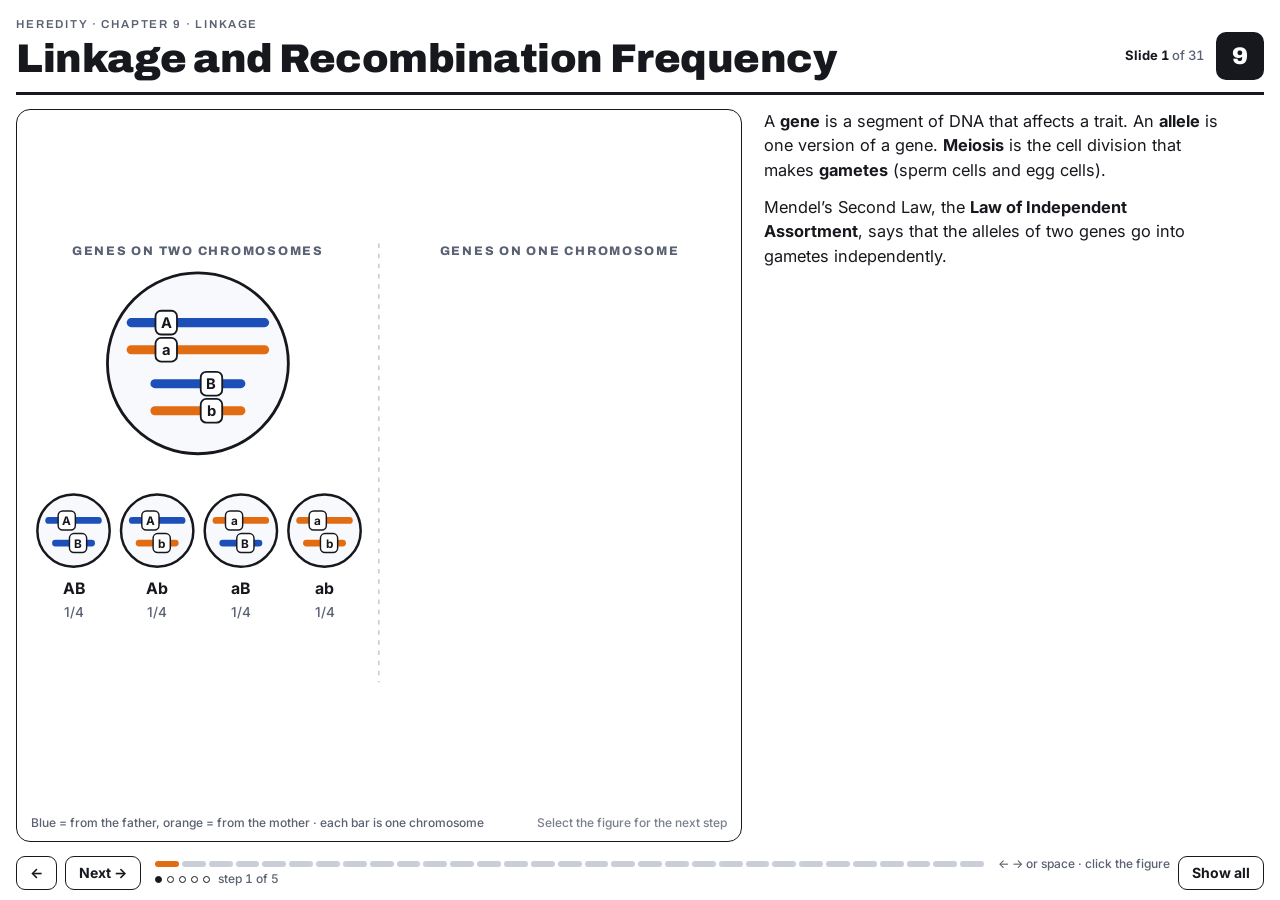
<file: slides/09-linkage.html>
<!doctype html>
<html lang="en"><head><meta charset="utf-8">
<meta name="viewport" content="width=device-width,initial-scale=1,viewport-fit=cover">
<title>Linkage and Recombination · Heredity Ch.9</title>
<link rel="preconnect" href="https://fonts.googleapis.com"><link rel="preconnect" href="https://fonts.gstatic.com" crossorigin>
<link rel="stylesheet" href="https://fonts.googleapis.com/css2?family=Archivo:wght@500;600;700;800;900&family=Inter:wght@400;500;600;700&family=Source+Serif+4:ital,wght@1,400;1,600&display=swap">
<style>body{margin:0}img{max-width:100%}[hidden]{display:none!important}
/* Layout: memory-sheet slide. Header + heavy rule, figure card (animated SVG stage) beside an STE text column, transport bar at the foot. */
:root{
  --paper:#ffffff; --ink:#16181d; --muted:#5a6172; --faint:#c9ced8; --card:#ffffff; --wash:#f1f4f9; --cellfill:#f7f9fc;
  --dad:#1d4fb8; --dad-tint:#dbe5f8; --mom:#e26c12; --mom-tint:#fde3cc;
  --good:#1f8a5a; --bad:#cf3434; --hi:#f4c430; --tile:#16181d; --tile-ink:#ffffff;
  --f-display:"Archivo","Arial Black","Helvetica Neue",system-ui,sans-serif;
  --f-body:"Inter",system-ui,-apple-system,"Segoe UI",sans-serif;
  --f-math:"Source Serif 4","Iowan Old Style",Georgia,serif;
  --ease:cubic-bezier(.65,0,.35,1);
}
@media (prefers-color-scheme: dark){
  :root:not([data-theme="light"]){
    color-scheme:dark;
    --paper:#0d0f13; --ink:#eef1f6; --muted:#9ba3b4; --faint:#3a404c; --card:#12151b; --wash:#191d25; --cellfill:#151922;
    --dad:#58b4f0; --dad-tint:#173149; --mom:#ff9c48; --mom-tint:#46290f;
    --good:#4cc38a; --bad:#ff6b6b; --hi:#ffd84d; --tile:#eef1f6; --tile-ink:#0d0f13;
  }
}
:root[data-theme="dark"]{
  color-scheme:dark;
  --paper:#0d0f13; --ink:#eef1f6; --muted:#9ba3b4; --faint:#3a404c; --card:#12151b; --wash:#191d25; --cellfill:#151922;
  --dad:#58b4f0; --dad-tint:#173149; --mom:#ff9c48; --mom-tint:#46290f;
  --good:#4cc38a; --bad:#ff6b6b; --hi:#ffd84d; --tile:#eef1f6; --tile-ink:#0d0f13;
}
html,body{height:100%}
body{background:var(--paper);color:var(--ink);font-family:var(--f-body);font-size:16px;-webkit-font-smoothing:antialiased;
  padding-left:max(16px,env(safe-area-inset-left,0px));padding-right:max(16px,env(safe-area-inset-right,0px));box-sizing:border-box}
*,*::before,*::after{box-sizing:border-box}
.deck{height:100%;max-width:1320px;margin:0 auto;display:grid;grid-template-columns:minmax(0,1fr);grid-template-rows:auto 1fr auto;gap:14px;padding-block:18px 10px}

/* header */
.hd{display:grid;grid-template-columns:1fr auto;align-items:end;gap:16px;padding-bottom:12px;border-bottom:3px solid var(--ink)}
.eyebrow{font:600 11.5px/1.2 var(--f-display);letter-spacing:.16em;text-transform:uppercase;color:var(--muted)}
.hd h1{font:900 clamp(24px,3.3vw,40px)/1.05 var(--f-display);letter-spacing:-.012em;margin:6px 0 0;text-wrap:balance}
.hd-r{display:flex;align-items:center;gap:12px}
.sec{text-align:right;font:500 13px/1.35 var(--f-body);color:var(--muted);font-variant-numeric:tabular-nums}
.sec b{color:var(--ink);font-weight:700}
.tile{width:48px;height:48px;border-radius:10px;background:var(--tile);color:var(--tile-ink);display:grid;place-items:center;font:900 24px/1 var(--f-display)}

/* body */
.body{display:grid;grid-template-columns:minmax(0,1.45fr) minmax(300px,1fr);gap:22px;min-height:0}
.body.wide{grid-template-columns:1fr}
.fig{margin:0;border:1.5px solid var(--ink);border-radius:14px;background:var(--card);display:grid;grid-template-rows:1fr auto;min-height:0;overflow:hidden;cursor:pointer}
.fig svg{width:100%;height:100%;display:block;min-height:0}
.fig figcaption{font:500 12px/1.3 var(--f-body);color:var(--muted);padding:0 14px 10px;display:flex;justify-content:space-between;gap:12px}
.fig figcaption .hint{opacity:.8}
.txt{overflow-y:auto;min-height:0;padding-right:4px;display:flex;flex-direction:column;gap:12px}
.txt p,.txt li{font-size:clamp(15.5px,1.28vw,18px);line-height:1.5;margin:0;max-width:46ch}
.txt h3{font:800 13px/1.2 var(--f-display);letter-spacing:.12em;text-transform:uppercase;margin:6px 0 0;color:var(--ink)}
.txt ul,.txt ol{margin:0;padding-left:1.15em;display:flex;flex-direction:column;gap:6px}
.txt b{font-weight:700}
[data-step]{transition:opacity .45s ease,transform .45s ease}
.txt [data-step].off{opacity:0;transform:translateY(6px);visibility:hidden}
.dad{color:var(--dad);font-weight:700}.mom{color:var(--mom);font-weight:700}
.m{font-family:var(--f-math);font-style:italic;font-size:1.08em;font-weight:600}
.star{font-weight:700;color:var(--dad);line-height:1.45}
.star::before{content:"★ ";color:var(--mom)}
.note{font-size:14px!important;color:var(--muted)}
.chip{display:inline-block;font:700 12px/1 var(--f-display);letter-spacing:.06em;padding:4px 7px;border-radius:6px;border:1.5px solid var(--ink);vertical-align:2px}

/* tables + Q&A (text slides) */
.tbl{width:100%;border-collapse:collapse;font-size:clamp(14px,1.1vw,16px);font-variant-numeric:tabular-nums}
.tbl th{font:800 12px/1.2 var(--f-display);letter-spacing:.1em;text-transform:uppercase;text-align:left;color:var(--muted);padding:6px 10px;border-bottom:2px solid var(--ink)}
.tbl td{padding:8px 10px;border-bottom:1px solid var(--faint);vertical-align:top}
.tbl td:first-child{font-weight:700}
.tblwrap{overflow-x:auto}
.qa{border:1.5px solid var(--ink);border-radius:12px;padding:12px 14px;display:flex;flex-direction:column;gap:8px;background:var(--card)}
.qa .q{font-weight:600}
.qa button{align-self:flex-start;font:700 13px/1 var(--f-body);border:1.5px solid var(--ink);background:var(--paper);color:var(--ink);border-radius:8px;padding:7px 10px;cursor:pointer}
.qa .a{color:var(--ink);border-top:1px dashed var(--faint);padding-top:8px}
.grid2{display:grid;grid-template-columns:repeat(auto-fit,minmax(280px,1fr));gap:12px;align-content:start}

/* footer transport */
.ft{display:grid;grid-template-columns:auto 1fr auto;align-items:center;gap:14px;padding-bottom:env(safe-area-inset-bottom,0px)}
.btn{font:700 14px/1 var(--f-body);border:1.5px solid var(--ink);background:var(--paper);color:var(--ink);border-radius:9px;padding:9px 13px;cursor:pointer;display:inline-flex;align-items:center;gap:6px}
.btn:hover{background:var(--wash)}
.btn:focus-visible,.qa button:focus-visible,.fig:focus-visible{outline:3px solid var(--dad);outline-offset:2px}
.btn[aria-pressed="true"]{background:var(--ink);color:var(--paper)}
.nav{display:flex;gap:8px}
.prog{display:flex;flex-direction:column;gap:6px;min-width:0}
.bar{display:flex;gap:3px;height:6px}
.bar i{flex:1;border-radius:3px;background:var(--faint);cursor:pointer}
.bar i.done{background:var(--ink)}
.bar i.now{background:var(--mom)}
.steps{display:flex;gap:5px;align-items:center;font:500 12px/1 var(--f-body);color:var(--muted);font-variant-numeric:tabular-nums}
.steps i{width:7px;height:7px;border-radius:50%;border:1.5px solid var(--ink)}
.steps i.on{background:var(--ink)}
.keys{font:500 12px/1.3 var(--f-body);color:var(--muted)}

/* SVG vocabulary */
.stage text{font-family:var(--f-body);fill:var(--ink)}
.stage .lb{font-size:14px;font-weight:700}
.stage .lbs{font-size:12px;font-weight:500;fill:var(--muted)}
.stage .cap{font:800 11px var(--f-display);letter-spacing:.14em;text-transform:uppercase;fill:var(--muted)}
.stage .big{font:900 26px var(--f-display)}
.stage .mt{font-family:var(--f-math);font-style:italic;font-weight:600}
.stage .k{stroke:var(--ink);fill:none}
.stage .kf{fill:var(--ink)}
.stage .cellfill{fill:var(--cellfill)}
.stage .card{fill:var(--card)}
.stage .draw{stroke-dasharray:1;stroke-dashoffset:1}
.stage .nss{vector-effect:non-scaling-stroke}
.stage *{transition-property:transform,opacity,stroke-dashoffset,stroke,fill,fill-opacity;transition-duration:.9s;transition-timing-function:var(--ease)}
.stage.instant,.stage.instant *{transition:none!important}

@media (max-width:860px){
  .deck{height:auto;min-height:100%;gap:12px;padding-block:12px 8px}
  .body{grid-template-columns:minmax(0,1fr)}
  .hd{grid-template-columns:minmax(0,1fr) auto}
  .fig{height:min(56vh,440px)}
  .txt{overflow:visible}
  .txt p,.txt li{max-width:none}
  .keys{display:none}
  .ft{position:sticky;bottom:0;background:var(--paper);padding-block:8px;grid-template-columns:minmax(0,1fr) auto;}
  .ft .prog{grid-column:1/-1;grid-row:1}
}
@media (prefers-reduced-motion:reduce){
  .stage *,[data-step]{transition-duration:.01ms!important;transition-delay:0s!important}
}
@media print{
  .ft{display:none}
}

/* key-term cards + summary lists (wide slides) */
.terms{display:grid;grid-template-columns:repeat(auto-fill,minmax(240px,1fr));gap:10px}
.term{border:1.5px solid var(--ink);border-radius:10px;padding:10px 12px;background:var(--card);font-size:14.5px;line-height:1.42}
.term b{display:block;font:800 15px/1.2 var(--f-display);margin-bottom:3px}
.cols{display:grid;grid-template-columns:repeat(auto-fit,minmax(320px,1fr));gap:22px;align-items:start}
.txt .cols p,.txt .cols li{max-width:60ch}
</style></head>
<body><main class="deck" id="deck"></main>
<script>/* Heredity slide engine: step-driven SVG animation (3b1b-style builds) + STE text reveal.
   Each slide: { sec, title, text (HTML with data-step), caption, wide, scene(L) -> [step0, step1, ...] }
   step k is applied with CSS transitions when you advance; jumps re-apply all earlier steps instantly. */
(function(){
const NS='http://www.w3.org/2000/svg';
const REDUCE=matchMedia('(prefers-reduced-motion: reduce)').matches;
let INSTANT=false, rafs=new Set(), timers=new Set();
const C=n=>n&&n.startsWith('#')?n:`var(--${n})`;

/* ---------- primitives ---------- */
function E(tag,a,parent){const e=document.createElementNS(NS,tag);
  if(a)for(const k in a){const v=a[k];if(v==null)continue;
    if(k==='text')e.textContent=v;else if(k==='cls')e.setAttribute('class',v);
    else if(k==='st')e.setAttribute('style',v);else e.setAttribute(k,v);}
  if(parent)parent.appendChild(e);return e;}
function tim(e,o){o=o||{};e.style.transitionDuration=(o.d!=null?o.d:900)+'ms';e.style.transitionDelay=(o.at||0)+'ms';
  if(o.ease)e.style.transitionTimingFunction=o.ease;}
/* transform tween: x,y,r,s|sx,sy */
function T(e,p,o){const t=e._t||(e._t={x:0,y:0,r:0,sx:1,sy:1});const q=Object.assign({},p);
  if(q.s!=null){t.sx=t.sy=q.s;delete q.s}Object.assign(t,q);tim(e,o);
  e.style.transform=`translate(${t.x}px,${t.y}px) rotate(${t.r}deg) scale(${t.sx},${t.sy})`;return e;}
function O(e,v,o){if(Array.isArray(e)){e.forEach(x=>O(x,v,o));return e}tim(e,Object.assign({d:500},o));e.style.opacity=v;return e;}
/* draw-on: element must have pathLength=1 and class "draw" */
function D(e,f,o){if(Array.isArray(e)){e.forEach(x=>D(x,f,o));return e}tim(e,Object.assign({d:1100},o));e.style.strokeDashoffset=1-(f==null?1:f);return e;}
function K(e,c,o){tim(e,Object.assign({d:600},o));if(c.stroke)e.style.stroke=C(c.stroke);if(c.fill)e.style.fill=C(c.fill);return e;}
function after(ms,fn){if(INSTANT){fn(true);return}const id=setTimeout(()=>{timers.delete(id);fn(false)},ms);timers.add(id);}
function count(node,from,to,o){o=o||{};const fmt=o.fmt||(v=>Math.round(v).toLocaleString('en-US'));
  if(INSTANT||REDUCE){node.textContent=fmt(to);return}
  const d=o.d||900,t0=performance.now()+(o.at||0);
  const f=now=>{const u=Math.min(1,Math.max(0,(now-t0)/d));const s=u<.5?4*u*u*u:1-Math.pow(-2*u+2,3)/2;
    node.textContent=fmt(from+(to-from)*s);if(u<1){const id=requestAnimationFrame(f);rafs.add(id)}};
  const id=requestAnimationFrame(f);rafs.add(id);
  const tid=setTimeout(()=>{timers.delete(tid);node.textContent=fmt(to)},(o.at||0)+d+80);timers.add(tid);}
function loop(fn){if(REDUCE)return;const t0=performance.now();const f=now=>{fn((now-t0)/1000);const id=requestAnimationFrame(f);rafs.add(id)};const id=requestAnimationFrame(f);rafs.add(id);}
function txt(p,x,y,s,cls,a){return E('text',Object.assign({x,y,cls:cls||'lb',text:s},a||{}),p)}
function g(p,a){return E('g',a,p)}

/* ---------- biology components ---------- */
/* chromatid: unit-bulge arc x=(1-(y/L)^2), scaled by sx=bulge; tips = [{from,color}] colour overlays toward the q-arm end */
function arcPts(L1,L2,y0,y1){const pts=[];const n=28;for(let i=0;i<=n;i++){const y=y0+(y1-y0)*i/n;const L=y<0?L1:L2;const x=1-(y/L)*(y/L);pts.push((Math.abs(x)<1e-6?0:x).toFixed(4)+','+y.toFixed(2))}return 'M'+pts.join(' L')}
function chromatid(p,o){const G=g(p);const w=o.w||7;
  G.body=E('path',{d:arcPts(o.L1,o.L2,-o.L1,o.L2),cls:'nss',st:`fill:none;stroke:${C(o.color)};stroke-width:${w};stroke-linecap:round;stroke-linejoin:round`},G);
  G.tips=(o.tips||[]).map(t=>E('path',{d:t.from<0?arcPts(o.L1,o.L2,-o.L1,t.from):arcPts(o.L1,o.L2,t.from,o.L2),cls:'nss',
    st:`fill:none;stroke:${C(t.color)};stroke-width:${w};stroke-linecap:round;opacity:${t.show?1:0}`},G));
  return G;}
/* chromosome: two sister chromatids + centromere dots. state via setChr */
function chromosome(p,o){o=Object.assign({L1:26,L2:26,w:7,color:'dad'},o);const G=g(p,{cls:'chr'});
  G.o=o;G.a=chromatid(G,Object.assign({},o,{tips:o.tipsA}));G.b=chromatid(G,Object.assign({},o,{tips:o.tipsB}));
  G.ca=E('circle',{r:o.w*0.55,cls:'kf'},G);G.cb=E('circle',{r:o.w*0.55,cls:'kf'},G);
  setChr(G,o.state||'x',{d:0});if(o.x!=null||o.y!=null)T(G,{x:o.x||0,y:o.y||0,r:o.r||0,s:o.s||1},{d:0});return G;}
/* states: single (unreplicated bar), x (replicated X), apart:{D} sisters pulled distance D each way (V shapes) */
function setChr(G,st,o){o=o||{};let a,b;const GAP=G.o.w*1.3,BUL=G.o.w*.93;
  if(st==='single'){a={x:0,sx:.001};b={x:0,sx:.001}}
  else if(st==='x'){a={x:-GAP,sx:BUL};b={x:GAP,sx:-BUL}}
  else if(st==='open'){a={x:-GAP-4,sx:2};b={x:GAP+4,sx:-2}}
  else if(st==='apart'){const D=o.D||40;a={x:-GAP-D,sx:-BUL*1.4};b={x:GAP+D,sx:BUL*1.4}}
  T(G.a,a,o);T(G.b,b,o);T(G.ca,{x:a.x+a.sx},o);T(G.cb,{x:b.x+b.sx},o);
  if(st==='single'){O(G.b,0,{d:o.d!=null?o.d:300});O(G.cb,0,{d:0})}else{O(G.b,1,{d:200,at:o.at});O(G.cb,1,{d:200,at:o.at})}
  return G;}
/* cell with cytokinesis: union of two circles (stroke layer under fill layer) */
function cell(p,o){o=Object.assign({r:150,w:2.5},o);const G=g(p);T(G,{x:o.x,y:o.y},{d:0});
  const sk=g(G),fl=g(G);G.parts=[];
  for(let i=0;i<2;i++){const s=E('circle',{r:o.r,st:`fill:none;stroke:var(--ink);stroke-width:${o.w*2}`},sk);
    const f=E('circle',{r:o.r,cls:'cellfill'},fl);G.parts.push([s,f]);}
  G.inner=g(G);G.r=o.r;return G;}
function cleave(G,dx,k,o){G.parts[0].forEach(e=>T(e,{x:-dx,s:k},o));G.parts[1].forEach(e=>T(e,{x:dx,s:k},o));}
/* nuclear envelope */
function nucleus(p,x,y,r){const n=E('circle',{cx:0,cy:0,r,cls:'k',st:'stroke-width:2;stroke-dasharray:7 5'},p);T(n,{x,y},{d:0});return n;}
/* microtubule fibre from P towards Q, retargetable */
function fibre(p,P,Q,o){o=o||{};const G=g(p);const ln=E('line',{x1:0,y1:0,x2:1,y2:0,cls:'k nss',st:`stroke-width:${o.w||1.4};opacity:.75`},G);
  G.P=P;fibreTo(G,Q,{d:0});T(G,{x:P[0],y:P[1]},{d:0});G.ln=ln;return G;}
function fibreTo(G,Q,o){const dx=Q[0]-G.P[0],dy=Q[1]-G.P[1];T(G,{r:Math.atan2(dy,dx)*180/Math.PI,sx:Math.max(.001,Math.hypot(dx,dy)),sy:1},o);}
/* centrosome: pair of centrioles */
function centrosome(p,x,y){const G=g(p);E('rect',{x:-6,y:-2.5,width:12,height:5,rx:2,cls:'kf'},G);E('rect',{x:-2.5,y:-6,width:5,height:12,rx:2,cls:'kf',st:'opacity:.55'},G);T(G,{x,y},{d:0});return G;}
/* interphase chromatin squiggle */
function squiggle(p,x,y,len,color,seed){let s=seed||1;const rnd=()=>{s=(s*9301+49297)%233280;return s/233280};
  let d=`M${x},${y}`;let cx=x,cy=y;for(let i=0;i<len;i++){const nx=cx+(rnd()-.5)*26,ny=cy+(rnd()-.5)*26;d+=` Q${(cx+nx)/2+(rnd()-.5)*18},${(cy+ny)/2+(rnd()-.5)*18} ${nx},${ny}`;cx=nx;cy=ny}
  return E('path',{d,pathLength:1,cls:'draw',st:`fill:none;stroke:${C(color)};stroke-width:3;stroke-linecap:round`},p);}
function arrow(p,x1,y1,x2,y2,o){o=o||{};const G=g(p);const a=Math.atan2(y2-y1,x2-x1),h=o.h||9;
  E('path',{d:`M${x1},${y1} L${x2},${y2}`,pathLength:1,cls:'draw k',st:`stroke-width:${o.w||2};stroke:${C(o.color||'ink')}`},G);
  E('path',{d:`M${x2-h*Math.cos(a-.45)},${y2-h*Math.sin(a-.45)} L${x2},${y2} L${x2-h*Math.cos(a+.45)},${y2-h*Math.sin(a+.45)}`,cls:'k',st:`stroke-width:${o.w||2};stroke:${C(o.color||'ink')};stroke-linecap:round;stroke-linejoin:round`},G);
  return G;}
/* arc path on circle (degrees, 0 = up, clockwise) */
function arcD(cx,cy,r,a0,a1){const P=a=>[cx+r*Math.sin(a*Math.PI/180),cy-r*Math.cos(a*Math.PI/180)];const [x0,y0]=P(a0),[x1,y1]=P(a1);
  return `M${x0},${y0} A${r},${r} 0 ${a1-a0>180?1:0} 1 ${x1},${y1}`;}
function sectorD(cx,cy,r0,r1,a0,a1){const P=(r,a)=>[cx+r*Math.sin(a*Math.PI/180),cy-r*Math.cos(a*Math.PI/180)];const L=a1-a0>180?1:0;
  const [a,b]=P(r1,a0),[c,d]=P(r1,a1),[e,f]=P(r0,a1),[h,i]=P(r0,a0);return `M${a},${b} A${r1},${r1} 0 ${L} 1 ${c},${d} L${e},${f} A${r0},${r0} 0 ${L} 0 ${h},${i} Z`;}

const L={E,T,O,D,K,g,txt,after,count,loop,chromatid,chromosome,setChr,cell,cleave,nucleus,fibre,fibreTo,centrosome,squiggle,arrow,arcD,sectorD,C,
  get instant(){return INSTANT}};
window.HL=L;

/* ---------- deck runtime ---------- */
window.deck=function(cfg){
  const S=cfg.slides;document.title=cfg.docTitle||cfg.title;
  const root=document.getElementById('deck');
  root.innerHTML=`<header class="hd"><div><div class="eyebrow">${cfg.eyebrow}</div><h1 id="ttl"></h1></div>
   <div class="hd-r"><div class="sec" id="sec"></div><div class="tile" aria-label="Chapter ${cfg.chapter}">${cfg.chapter}</div></div></header>
   <section class="body" id="body"><figure class="fig" id="fig" tabindex="0" aria-label="Animated figure. Select to play the next step."><svg class="stage" id="stage" viewBox="0 0 640 420" preserveAspectRatio="xMidYMid meet" role="img"></svg><figcaption><span id="cap"></span><span class="hint" id="hint"></span></figcaption></figure>
   <article class="txt" id="txt" aria-live="polite"></article></section>
   <footer class="ft"><div class="nav"><button class="btn" id="prev" aria-label="Back">&#8592;</button><button class="btn" id="next" aria-label="Next">Next &#8594;</button></div>
   <div class="prog"><div class="bar" id="bar"></div><div class="steps" id="steps"></div></div>
   <div class="nav"><span class="keys">&#8592; &#8594; or space · click the figure</span><button class="btn" id="all" aria-pressed="false" title="Show every step of this slide">Show all</button></div></footer>`;
  const $=id=>document.getElementById(id);const stage=$('stage');
  S.forEach((s,i)=>{const b=document.createElement('i');b.title=`${i+1}. ${s.title}`;b.onclick=()=>go(i,0);$('bar').appendChild(b)});
  let cur={i:-1,k:-1},steps=[],showAll=false;
  function clear(){rafs.forEach(cancelAnimationFrame);rafs.clear();timers.forEach(clearTimeout);timers.clear();stage.innerHTML='';}
  function mount(i){clear();const s=S[i];
    $('ttl').textContent=s.title;$('sec').innerHTML=`<b>Slide ${i+1}</b><span> of ${S.length}</span>`;
    $('body').className='body'+(s.wide?' wide':'');$('fig').hidden=!!s.wide;
    $('txt').innerHTML=s.text+(s.star?`<p class="star" data-step="${s.starStep!=null?s.starStep:0}">${s.star}</p>`:'');
    $('cap').textContent=s.caption||'';
    INSTANT=true;stage.classList.add('instant');steps=s.scene?s.scene(L,stage)||[]:Array.from({length:s.steps||1},()=>()=>{});INSTANT=false;
    $('txt').querySelectorAll('.qa button').forEach(b=>b.onclick=e=>{e.stopPropagation();const a=b.nextElementSibling;a.hidden=!a.hidden;b.textContent=a.hidden?'Show answer':'Hide answer'});
    $('txt').scrollTop=0;}
  function apply(k,animLast){
    INSTANT=true;stage.classList.add('instant');
    for(let j=0;j<=k;j++){if(j===k&&animLast&&!REDUCE){break}steps[j]&&steps[j]()}
    stage.getBoundingClientRect();stage.classList.remove('instant');INSTANT=false;
    if(animLast&&!REDUCE&&steps[k])steps[k]();}
  function ui(){const s=S[cur.i],n=steps.length;
    $('txt').querySelectorAll('[data-step]').forEach(p=>p.classList.toggle('off',+p.dataset.step>cur.k));
    $('bar').querySelectorAll('i').forEach((b,j)=>{b.className=j<cur.i?'done':j===cur.i?'now':''});
    $('steps').innerHTML=n>1?Array.from({length:n},(_,j)=>`<i class="${j<=cur.k?'on':''}"></i>`).join('')+`<span>&nbsp;step ${cur.k+1} of ${n}</span>`:'';
    $('hint').textContent=s.wide?'':(cur.k<n-1?'Select the figure for the next step':'');
    $('prev').disabled=cur.i===0&&cur.k===0;$('next').disabled=cur.i===S.length-1&&cur.k===n-1;
    $('all').setAttribute('aria-pressed',showAll);
    try{history.replaceState(null,'',`#${cur.i+1}.${cur.k+1}`)}catch(e){}}
  function go(i,k,anim){i=Math.max(0,Math.min(S.length-1,i));
    const fwdStep=(i===cur.i&&k===cur.k+1&&anim);
    if(i!==cur.i||!fwdStep){mount(i);steps.length;k=Math.max(0,Math.min(steps.length-1,k));cur={i,k};apply(k,!!anim);}
    else{cur.k=k;steps[k]();}
    ui();}
  function next(){if(showAll){if(cur.i<S.length-1){go(cur.i+1,0,true);finishAll()}return}
    if(cur.k<steps.length-1)go(cur.i,cur.k+1,true);else if(cur.i<S.length-1)go(cur.i+1,0,true);}
  function prev(){if(showAll){if(cur.i>0){go(cur.i-1,0);finishAll()}return}
    if(cur.k>0)go(cur.i,cur.k-1);else if(cur.i>0){go(cur.i-1,999)}}
  function finishAll(){go(cur.i,steps.length-1)}
  $('next').onclick=next;$('prev').onclick=prev;
  $('fig').onclick=()=>next();$('fig').onkeydown=e=>{if(e.key==='Enter'){e.preventDefault();next()}};
  $('all').onclick=()=>{showAll=!showAll;if(showAll)finishAll();else ui();ui()};
  addEventListener('keydown',e=>{if(e.metaKey||e.ctrlKey||e.altKey)return;
    if(['ArrowRight',' ','PageDown','ArrowDown'].includes(e.key)){e.preventDefault();next()}
    else if(['ArrowLeft','PageUp','ArrowUp'].includes(e.key)){e.preventDefault();prev()}
    else if(e.key==='Home')go(0,0);else if(e.key==='End')go(S.length-1,0);
    else if(e.key==='a'||e.key==='A')$('all').click();});
  let sx=null;root.addEventListener('touchstart',e=>{sx=e.touches[0].clientX},{passive:true});
  root.addEventListener('touchend',e=>{if(sx==null)return;const dx=e.changedTouches[0].clientX-sx;if(Math.abs(dx)>60){dx<0?next():prev()}sx=null});
  const m=/^#(\d+)\.(\d+)$/.exec(location.hash);go(m?+m[1]-1:0,m?+m[2]-1:0,!m);
};
})();
</script>
<script>/* Chapter 9 · Linkage and Recombination Frequency — source: Hairdity.pdf ch.9 (Singh, Introduction to Genetics, CC BY-NC-SA 4.0) */
(function(){
const H=window.HL;
const ST=()=>document.getElementById('stage');
const BROWN='#8d5b34',WHITEFUR='#f7f4ec',MOUSEINK='#2a2d33',TAIL='#c98d82';
/* ---- deck-local helpers ---- */
function pop(e,o){H.T(e,{s:1},Object.assign({d:700},o));H.O(e,1,Object.assign({d:300},o));}
function hide(e){H.T(e,{s:.001},{d:0});H.O(e,0,{d:0});}
function mkA(p,x1,y1,x2,y2,o){const a=H.arrow(p,x1,y1,x2,y2,o);H.O(a.lastChild,0,{d:0});return a;}
function drawA(a,o){H.D(a.firstChild,1,Object.assign({d:600},o));H.O(a.lastChild,1,Object.assign({d:200},o,{at:((o&&o.at)||0)+450}));}
function cap(p,x,y,t,anchor){return H.txt(p,x,y,t,'cap',{'text-anchor':anchor||'middle'});}
function lbl(p,x,y,t,cls,o){return H.txt(p,x,y,t,cls||'lb',Object.assign({'text-anchor':'middle'},o||{}));}
function at(G,x,y,s){H.T(G,{x,y,s:s==null?1:s},{d:0});return G;}
/* allele tag: small card with the allele letter, drawn around its own centre */
function tag(p,x,y,t,o){o=o||{};const G=H.g(p);const w=o.w||Math.max(19,t.length*8+9);
  G.box=H.E('rect',{x:-w/2,y:-10.5,width:w,height:21,rx:5,cls:'card',st:`stroke:${H.C(o.stroke||'ink')};stroke-width:1.6`},G);
  const m=/^(\w+)([+−])$/.exec(t);
  if(m){G.t=H.txt(G,0,5,'','lb',{'text-anchor':'middle',st:'font-size:13px'});H.E('tspan',{text:m[1]},G.t);H.E('tspan',{text:m[2],dy:-5,'font-size':'80%'},G.t);}
  else G.t=H.txt(G,0,5,t,'lb',{'text-anchor':'middle',st:'font-size:13px'});H.T(G,{x,y,s:o.s||1},{d:0});return G;}
/* one chromatid as a horizontal bar centred on its own origin. segs:[[x0,x1,colour]], tags:[[x,label]] */
function strand(p,o){const G=H.g(p);const w=o.w||8;const segs=o.segs||[[-o.L/2,o.L/2,o.color]];
  G.lines=segs.map(([a,b,c],i)=>H.E('line',{x1:a,y1:0,x2:b,y2:0,st:`stroke:${H.C(c)};stroke-width:${w};stroke-linecap:${segs.length===1?'round':'butt'}`},G));
  G.caps=[];if(segs.length>1){const f=segs[0],l=segs[segs.length-1];G.caps=[H.E('circle',{cx:f[0],cy:0,r:w/2,st:`fill:${H.C(f[2])}`},G),H.E('circle',{cx:l[1],cy:0,r:w/2,st:`fill:${H.C(l[2])}`},G)];}
  G.tags=(o.tags||[]).map(([x,t])=>tag(G,x,0,t,{s:o.ts||1}));
  H.T(G,{x:o.x||0,y:o.y||0,s:o.s||1},{d:0});return G;}
function recol(G,cs,o){G.lines.forEach((l,i)=>H.K(l,{stroke:cs[i]},o));if(G.caps.length){H.K(G.caps[0],{fill:cs[0]},o);H.K(G.caps[1],{fill:cs[cs.length-1]},o)}}
/* gamete: a small cell holding strands. items:[{segs|color,L,tags,y}] */
function gamete(p,x,y,r,items,o){o=o||{};const G=H.g(p);H.T(G,{x,y},{d:0});
  G.cell=H.E('circle',{r,cls:'cellfill',st:'stroke:var(--ink);stroke-width:2.2'},G);
  G.items=items.map(it=>strand(G,Object.assign({w:6,ts:.8},it)));return G;}
/* four chromatids of a bivalent, horizontal. Breaks split each chromatid into segments; xo() swaps the segments right of a break. */
function tetrad(p,o){const T={g:H.g(p),segs:[],ys:o.ys.slice(),dx:[0,0,0,0],o};const w=o.w||8;
  const xs=[o.x0,...(o.breaks||[]),o.x1];T.xs=xs;const cols=o.cols||['dad','dad','mom','mom'];
  for(let r=0;r<4;r++)for(let k=0;k<xs.length-1;k++){const G=H.g(T.g);
    const ln=H.E('line',{x1:xs[k]-(k?0.6:0),y1:0,x2:xs[k+1]+(k<xs.length-2?0.6:0),y2:0,st:`stroke:${H.C(cols[r])};stroke-width:${w};stroke-linecap:butt`},G);
    if(k===0)H.E('circle',{cx:xs[0],cy:0,r:w/2,st:`fill:${H.C(cols[r])}`},G);
    if(k===xs.length-2)H.E('circle',{cx:xs[k+1],cy:0,r:w/2,st:`fill:${H.C(cols[r])}`},G);
    (o.loci||[]).forEach(L=>{if(L.x>=xs[k]&&L.x<xs[k+1]&&L.lab[r])tag(G,L.x,0,L.lab[r],{s:o.ts||1})});
    const S={G,k,row:r,orig:r,ln};T.segs.push(S);}
  T.place=(op)=>T.segs.forEach(S=>H.T(S.G,{x:T.dx[S.row],y:T.ys[S.row]},op||{d:0}));
  T.xo=(b,i,j,op)=>{T.segs.forEach(S=>{if(S.k>=b+1){if(S.row===i)S.row=j;else if(S.row===j)S.row=i}});T.place(op||{d:1100});};
  T.kOf=x=>{for(let k=0;k<xs.length-1;k++)if(x>=xs[k]&&x<xs[k+1])return k;return xs.length-2};
  T.rec=(xa,xb)=>{const ka=T.kOf(xa),kb=T.kOf(xb);return [0,1,2,3].map(r=>{const a=T.segs.find(S=>S.row===r&&S.k===ka),b=T.segs.find(S=>S.row===r&&S.k===kb);return (a.orig<2)!==(b.orig<2)})};
  T.place();return T;}
/* yellow cut mark */
function spark(p,x,y,r){const G=H.g(p);r=r||9;[0,45,90,135].forEach(a=>{const q=a*Math.PI/180;
  H.E('line',{x1:-r*Math.cos(q),y1:-r*Math.sin(q),x2:r*Math.cos(q),y2:r*Math.sin(q),st:'stroke:var(--hi);stroke-width:3;stroke-linecap:round'},G)});
  H.T(G,{x,y},{d:0});H.O(G,0,{d:0});return G;}
function flash(G,at){H.O(G,1,{d:200,at:at||0});H.T(G,{s:1.5},{d:400,at:at||0});H.after((at||0)+600,()=>{H.O(G,0,{d:300});H.T(G,{s:1},{d:300})});}
/* P / R chip: R is highlighted (recombinant) */
function chip(p,x,y,t){const G=H.g(p);const R=t==='R';
  G.box=H.E('rect',{x:-11,y:-11,width:22,height:22,rx:6,st:R?'fill:var(--hi);stroke:var(--ink);stroke-width:1.5':'fill:var(--card);stroke:var(--ink);stroke-width:1.5'},G);
  G.t=H.txt(G,0,5,t,'lb',{'text-anchor':'middle',st:`font-size:13px;${R?'fill:#16181d':''}`});H.T(G,{x,y},{d:0});return G;}
function setChip(G,t){const R=t==='R';G.t.textContent=t;G.box.style.fill=R?'var(--hi)':'var(--card)';G.t.style.fill=R?'#16181d':'var(--ink)';}
/* mouse glyph facing right, centred on its body */
function mouse(p,o){const G=H.g(p);const fur=o.fur==='brown'?BROWN:WHITEFUR;const ink=`stroke:${MOUSEINK};stroke-width:2`;
  const tail=o.tail==='long'?'M-26,6 C-48,14 -58,-12 -86,-2':'M-26,6 C-31,9 -35,8 -39,6';
  H.E('path',{d:tail,st:`fill:none;stroke:${TAIL};stroke-width:3.2;stroke-linecap:round`},G);
  H.E('line',{x1:-12,y1:14,x2:-15,y2:21,st:`stroke:${MOUSEINK};stroke-width:2.4;stroke-linecap:round`},G);
  H.E('line',{x1:12,y1:14,x2:15,y2:21,st:`stroke:${MOUSEINK};stroke-width:2.4;stroke-linecap:round`},G);
  H.E('ellipse',{cx:0,cy:0,rx:28,ry:17,st:`fill:${fur};${ink}`},G);
  H.E('path',{d:'M18,-11 C30,-14 40,-6 44,2 C38,6 26,8 18,7 Z',st:`fill:${fur};${ink};stroke-linejoin:round`},G);
  H.E('circle',{cx:21,cy:-15,r:7,st:`fill:${fur};${ink}`},G);
  H.E('circle',{cx:32,cy:-3,r:2,st:`fill:${MOUSEINK}`},G);H.E('circle',{cx:44,cy:2,r:2.2,st:'fill:#d9788a'},G);
  H.T(G,{x:o.x||0,y:o.y||0,s:o.s||1},{d:0});return G;}
/* superscript text: parts = [['vg',''],['+','sup']] */
function sym(p,x,y,parts,o){o=o||{};const t=H.E('text',{x,y,'text-anchor':o.anchor||'middle',cls:o.cls||'mt',st:o.st||'font-size:22px'},p);
  let up=false;parts.forEach(([s,k])=>{const sp=H.E('tspan',{text:s},t);if(k==='sup'){if(!up)sp.setAttribute('dy',-9);sp.setAttribute('font-size','70%');up=true}else if(up){sp.setAttribute('dy',9);up=false}});return t;}
/* count animation that always lands on its final value, even if frames are skipped */
function cnt(P,from,to,o){o=o||{};const fmt=o.fmt||(v=>Math.round(v).toLocaleString('en-US'));
  if(H.instant||matchMedia('(prefers-reduced-motion: reduce)').matches){P.textContent=fmt(to);return}
  const d=o.d||900,t0=performance.now()+(o.at||0);let done=false;
  const f=()=>{if(done)return;const u=Math.min(1,Math.max(0,(performance.now()-t0)/d));const e=u<.5?4*u*u*u:1-Math.pow(-2*u+2,3)/2;
    P.textContent=fmt(from+(to-from)*e);if(u<1)requestAnimationFrame(f);else done=true};
  requestAnimationFrame(f);H.after((o.at||0)+d+80,()=>{done=true;P.textContent=fmt(to)});}
function ring(p,cx,cy,rx,ry){const e=H.E('ellipse',{cx,cy,rx,ry,pathLength:1,cls:'draw',st:'fill:none;stroke:var(--hi);stroke-width:4'},p);return e;}
function plate(p,x,y,t,anchor){const G=H.g(p);const w=t.length*7.4+16;const bx=anchor==='end'?x-w:anchor==='middle'?x-w/2:x;
  H.E('rect',{x:bx,y:y-15,width:w,height:23,rx:6,st:'fill:#16181d;fill-opacity:.86;stroke:var(--faint);stroke-width:1'},G);H.txt(G,bx+8,y+1,t,'lb',{st:'fill:#fff;font-size:13px'});H.O(G,0,{d:0});return G;}

deck({
docTitle:'Linkage and Recombination · Heredity Ch.9',
title:'Linkage and Recombination Frequency',
chapter:9,
eyebrow:'Heredity · Chapter 9 · Linkage',
slides:[

/* 1 ─────────────────────────────── */
{sec:'9.1',title:'Linkage and Recombination Frequency',caption:'Blue = from the father, orange = from the mother · each bar is one chromosome',
text:`<p data-step="0">A <b>gene</b> is a segment of DNA that affects a trait. An <b>allele</b> is one version of a gene. <b>Meiosis</b> is the cell division that makes <b>gametes</b> (sperm cells and egg cells).</p>
<p data-step="0">Mendel’s Second Law, the <b>Law of Independent Assortment</b>, says that the alleles of two genes go into gametes independently.</p>
<p data-step="1">Each chromosome is one long DNA molecule, and each gene is one position on it. A body cell has two copies of each chromosome, the <b>homologs</b>, one from each parent.</p>
<p data-step="2">Alleles of genes close together on one DNA molecule usually go into the same gamete. The tendency to stay together is <b>linkage</b>, an important exception to Mendel’s Second Law.</p>
<p data-step="3"><b>Linked</b> genes are close together on one chromosome. <b>Unlinked</b> genes are on different chromosomes, or far apart on one chromosome.</p>
<p data-step="4">In meiosis, <b>crossing over</b> exchanges segments between homologs and sometimes splits linked alleles. Genes far apart split more often. Scientists use this fact to place genes on chromosomes (<b>genetic mapping</b>).</p>`,
star:'Same DNA molecule, same gamete, unless a crossover splits them.',starStep:4,
scene(H){const s=ST();
  cap(s,160,26,'Genes on two chromosomes');cap(s,480,26,'Genes on one chromosome');
  H.E('line',{x1:320,y1:16,x2:320,y2:404,st:'stroke:var(--faint);stroke-width:1.5;stroke-dasharray:4 5'},s);
  /* left: two pairs */
  const L=H.g(s);H.E('circle',{cx:160,cy:122,r:80,cls:'cellfill',st:'stroke:var(--ink);stroke-width:2.5'},L);
  const src={A:[160,86],a:[160,110],B:[160,140],b:[160,164]};
  strand(L,{L:118,color:'dad',tags:[[-28,'A']],x:160,y:86});strand(L,{L:118,color:'mom',tags:[[-28,'a']],x:160,y:110});
  strand(L,{L:76,color:'dad',tags:[[12,'B']],x:160,y:140});strand(L,{L:76,color:'mom',tags:[[12,'b']],x:160,y:164});
  const gx=[50,124,198,272],gy=270;
  const combos=[['A','B'],['A','b'],['a','B'],['a','b']];
  const col={A:'dad',a:'mom',B:'dad',b:'mom'};
  const gl=combos.map(([g1,g2],i)=>{const G=H.g(s);H.E('circle',{cx:gx[i],cy:gy,r:32,cls:'cellfill',st:'stroke:var(--ink);stroke-width:2.2'},G);H.O(G,0,{d:0});
    const s1=strand(s,{L:44,w:6,color:col[g1],tags:[[-6,g1]],ts:.8,x:src[g1][0],y:src[g1][1]}),s2=strand(s,{L:32,w:6,color:col[g2],tags:[[4,g2]],ts:.8,x:src[g2][0],y:src[g2][1]});
    H.O([s1,s2],0,{d:0});const t=lbl(s,gx[i],gy+56,g1+g2);const f=lbl(s,gx[i],gy+76,'1/4','lbs');H.O([t,f],0,{d:0});return {G,s1,s2,t,f,x:gx[i]}});
  /* right: one pair, both genes on each homolog */
  const R=H.g(s);H.O(R,0,{d:0});H.E('circle',{cx:480,cy:122,r:80,cls:'cellfill',st:'stroke:var(--ink);stroke-width:2.5'},R);
  const rb=strand(R,{L:138,color:'dad',tags:[[-42,'A'],[42,'B']],x:480,y:108}),ro=strand(R,{L:138,color:'mom',tags:[[-42,'a'],[42,'b']],x:480,y:138});
  const dnaL=H.g(R);H.E('path',{d:'M500,206 L520,186',cls:'k',st:'stroke-width:1.3'},dnaL);H.txt(dnaL,470,220,'each bar: one DNA molecule','lbs',{'text-anchor':'middle'});
  const rx=[374,446,518,590];
  const rc=[[[[-26,26,'dad']],'A','B','AB'],[[[-26,26,'mom']],'a','b','ab'],[[[-26,0,'dad'],[0,26,'mom']],'A','b','Ab'],[[[-26,0,'mom'],[0,26,'dad']],'a','B','aB']];
  const rg=rc.map(([segs,a1,a2,nm],i)=>{const G=H.g(s);H.E('circle',{cx:rx[i],cy:gy,r:32,cls:'cellfill',st:'stroke:var(--ink);stroke-width:2.2'},G);H.O(G,0,{d:0});
    const st=strand(s,{segs,w:6,tags:[[-15,a1],[15,a2]],ts:.8,x:480,y:i===0||i===3?108:138});H.O(st,0,{d:0});
    const t=lbl(s,rx[i],gy+56,nm);const f=lbl(s,rx[i],gy+76,'','lbs');H.O([t,f],0,{d:0});return {G,st,t,f,x:rx[i]}});
  const sp=spark(s,480,123,11);
  const verdict=[lbl(s,160,392,'unlinked: 4 types, equal numbers','lb'),lbl(s,480,392,'linked: mostly parental combinations','lb')];H.O(verdict,0,{d:0});
  return [
    ()=>{gl.forEach((g,i)=>{const at={at:200+i*160};H.O(g.G,1,at);H.O([g.s1,g.s2],1,at);
      H.T(g.s1,{x:g.x,y:gy-9},Object.assign({d:1100},at));H.T(g.s2,{x:g.x,y:gy+11},Object.assign({d:1100},at));H.O([g.t,g.f],1,{at:900+i*160})})},
    ()=>{H.O(R,1,{d:700})},
    ()=>{[0,1].forEach(i=>{const g=rg[i];H.O(g.G,1,{at:i*200});H.O(g.st,1,{at:i*200});H.T(g.st,{x:g.x,y:gy},{d:1100,at:i*200});g.f.textContent='1/2';H.O([g.t,g.f],1,{at:900})})},
    ()=>{H.O(verdict,1)},
    ()=>{flash(sp);rg[0].f.textContent='common';rg[1].f.textContent='common';
      [2,3].forEach((i,j)=>{const g=rg[i];g.f.textContent='rare';H.O(g.G,1,{at:500+j*200});H.O(g.st,1,{at:500+j*200});H.T(g.st,{x:g.x,y:gy},{d:1100,at:500+j*200});H.O([g.t,g.f],1,{at:1300})})},
  ];}},

/* 2 ─────────────────────────────── */
{sec:'9.1',title:'A Horse with Two Linked Coat Patterns',caption:'Bay roan tobiano foal · photo: Kumana @ Wild Equines, CC BY 2.0, via Wikimedia Commons',
text:`<p data-step="0">The young horse has a coat colour called <b>bay roan tobiano</b>. <b>Bay</b> is the brown base colour of the coat.</p>
<p data-step="1"><b>Roan</b> is a mixture of white hairs with the base colour, so the coat looks foggy.</p>
<p data-step="2"><b>Tobiano</b> is the pattern of large white patches.</p>
<p data-step="3">DNA changes in or near one gene, <i>KIT</i>, on horse chromosome 3 cause both patterns. The KIT protein helps pigment cells develop. Tobiano is an inversion, a reversed segment of DNA. The inversion ends about 100,000 <b>base pairs</b> (rungs of the DNA ladder) from <i>KIT</i>. The roan change is in the same region, so roan and tobiano are linked.</p>
<p data-step="4">Linkage lets a breeder predict the foals. Suppose that a parent carries roan and tobiano on the same chromosome. Most of its foals then get both patterns from it, or neither.</p>`,
star:'Linked variants = close neighbours on one DNA molecule.',starStep:3,
scene(H){const s=ST();const k=330/430,X=4,Y=46;
  H.E('image',{href:'[data-uri]',x:X,y:Y,width:330,height:424*k},s);
  const R1=ring(s,X+100*k,Y+198*k,44,44),R2=ring(s,X+206*k,Y+152*k,40,52);
  const P1=plate(s,12,352,'roan: foggy grey','start'),P2=plate(s,186,74,'tobiano: white patch','start');
  /* right: chromosome 3 of one parent and its gametes */
  const C=H.g(s);H.O(C,0,{d:0});cap(C,490,40,'Chromosome 3 of one parent');
  const top=strand(C,{L:236,color:'dad',x:492,y:92});const bot=strand(C,{L:236,color:'mom',x:492,y:156});
  [top,bot].forEach(G=>{H.E('circle',{cx:-84,cy:0,r:6.5,cls:'kf'},G)});
  H.E('rect',{x:418,y:70,width:170,height:108,rx:8,st:'fill:none;stroke:var(--muted);stroke-width:1.5;stroke-dasharray:5 4'},C);
  lbl(C,503,196,'KIT region','lbs');
  tag(C,452,92,'roan');tag(C,538,92,'tobiano');tag(C,450,156,'no roan');tag(C,540,156,'no tobiano');
  const G=H.g(s);H.O(G,0,{d:0});
  const g1=gamete(G,430,292,38,[{L:58,color:'dad'}]),g2=gamete(G,556,292,38,[{L:58,color:'mom'}]);
  lbl(G,430,352,'roan + tobiano');lbl(G,556,352,'neither');lbl(G,493,382,'most foals get one of these two','lbs');
  const ar=[mkA(G,470,208,440,246),mkA(G,516,208,546,246)];
  return [()=>{},()=>{H.D(R1,1,{d:900});H.O(P1,1,{at:500})},()=>{H.D(R2,1,{d:900});H.O(P2,1,{at:500})},
    ()=>{H.O(C,1,{d:800})},
    ()=>{H.O(G,1);ar.forEach(a=>drawA(a))}];}},

/* 3 ─────────────────────────────── */
{sec:'9.2',title:'Genes, Loci and Alleles',caption:'A line is a chromosome · a tick is a locus · a letter is an allele',
text:`<p data-step="0">Each gene sits at one position in the <b>genome</b> (all the DNA of an organism). The position of a gene is its <b>locus</b> (plural: <b>loci</b>). A gene affects one or more traits of the organism.</p>
<p data-step="1">A gene can mutate (change its DNA sequence). Each version of the gene is an allele. Two alleles of one gene can differ by only one DNA letter.</p>
<p data-step="2">Geneticists draw a chromosome as a line. A short mark across the line shows a locus. A letter at the mark shows the allele at that locus.</p>
<p data-step="3">A <b>genotype</b> is the set of alleles in a cell or organism. A genotype usually lists only the genes under study. Geneticists assume that all other genes are <b>wild type</b>: the normal form found in most individuals.</p>
<p data-step="4">A <b>phenotype</b> is a trait that you can detect, such as wing shape. The genotype, with the environment, causes the phenotype. A phenotype description also lists only the traits under study.</p>`,
star:'Locus = the address. Allele = the version at that address.',starStep:2,
scene(H){const s=ST();
  const top=H.g(s);strand(top,{L:440,color:'muted',w:12,x:320,y:46});
  H.E('rect',{x:300,y:34,width:64,height:24,rx:4,st:'fill:var(--hi);stroke:var(--ink);stroke-width:1.5'},top);
  const gL=H.g(s);lbl(gL,332,24,'one gene at one locus','lbs');H.O(gL,0,{d:0});
  /* zoom: two DNA sequences */
  const Z=H.g(s);H.O(Z,0,{d:0});
  H.E('path',{d:'M300,58 L160,88 M364,58 L520,88',st:'fill:none;stroke:var(--muted);stroke-width:1;stroke-dasharray:3 3'},Z);
  const seqs=[['G','A','C','T','T','C','A','G'],['G','A','C','A','T','C','A','G']];
  seqs.forEach((q,r)=>{const y=108+r*36;lbl(Z,126,y+5,r?'allele a':'allele A','lb',{'text-anchor':'end'});
    q.forEach((b,i)=>{const x=170+i*48;const diff=i===3;
      H.E('rect',{x:x-17,y:y-14,width:34,height:28,rx:5,st:`fill:${diff?'var(--hi)':'var(--wash)'};stroke:var(--ink);stroke-width:${diff?2:1}`},Z);
      lbl(Z,x,y+5,b,'lb',{st:`font-family:var(--f-display);font-size:15px;${diff?'fill:#16181d':''}`})})});
  /* homolog pair diagram */
  const D=H.g(s);H.O(D,0,{d:0});const y1=226,y2=272,x0=120,x1=540;
  [[y1,'dad'],[y2,'mom']].forEach(([y,c])=>H.E('line',{x1:x0,y1:y,x2:x1,y2:y,st:`stroke:${H.C(c)};stroke-width:6;stroke-linecap:round`},D));
  const loci=[[200,'A','a'],[340,'B','B'],[470,'d','d']];const MT='font-family:var(--f-math);font-style:italic;font-size:20px';
  const src=[];loci.forEach(([x,u,l])=>{[y1,y2].forEach((y,j)=>{H.E('line',{x1:x,y1:y-12,x2:x,y2:y+12,st:'stroke:var(--ink);stroke-width:2.5'},D);
    const yy=y+(j?32:-18);lbl(D,x,yy,j?l:u,'lb',{st:MT});src.push([x,yy,j?l:u])})});
  lbl(D,x0-14,y1+5,'homolog 1','lbs',{'text-anchor':'end'});lbl(D,x0-14,y2+5,'homolog 2','lbs',{'text-anchor':'end'});
  /* genotype: the letters travel down from the diagram */
  const Gt=H.g(s);H.O(Gt,0,{d:0});lbl(Gt,150,362,'genotype','lb',{'text-anchor':'end'});
  const slots=[[196,'/'],[290,'/'],[384,'/']];slots.forEach(([x,t])=>lbl(Gt,x,362,t,'lb',{st:MT}));
  const mv=src.map(([x,y,t],i)=>{const e=lbl(s,0,0,t,'lb',{st:MT});H.T(e,{x,y},{d:0});H.O(e,0,{d:0});const k=Math.floor(i/2);e.to=[[196,290,384][k]+(i%2?16:-16),362];return e});
  const Ph=H.g(s);H.O(Ph,0,{d:0});const ar=mkA(Ph,424,356,474,356,{w:1.8,h:7});H.txt(Ph,482,352,'phenotype','lb');H.txt(Ph,482,370,'a detectable trait','lbs');
  return [()=>{H.O(gL,1)},()=>{H.O(Z,1,{d:700})},()=>{H.O(D,1,{d:700})},
    ()=>{H.O(Gt,1,{at:600});mv.forEach((e,i)=>{H.O(e,1,{d:200});H.T(e,{x:e.to[0],y:e.to[1]},{d:1200,at:i*90})})},
    ()=>{H.O(Ph,1);drawA(ar)}];}},

/* 4 ─────────────────────────────── */
{sec:'9.2',title:'Writing Alleles: Plus, Minus and Slash',caption:'Fruit flies: the top fly has vestigial wings · photo: Salem.slima, CC BY-SA 4.0, via Wikimedia Commons',
text:`<p data-step="0">Each gene has a name and a short symbol, usually in italics. In the fruit fly <i>Drosophila</i>, <i>v</i> is vermilion, <i>vg</i> is vestigial and <i>vvl</i> is ventral veins lacking. Other organisms can use a symbol for a different gene.</p>
<p data-step="1">A superscript plus marks the wild-type allele: <i>vg</i><sup>+</sup>. A plus sign alone also means the wild-type allele.</p>
<p data-step="2">A superscript minus marks a <b>mutant</b> allele: <i>vg</i><sup>−</sup>. Often the symbol has no superscript: <i>vg</i>. One gene can have many mutant alleles.</p>
<p data-step="3">A slash separates the alleles on the two homologs. A <i>vg</i><sup>+</sup>/<i>vg</i> fly (short form +/<i>vg</i>) has one wild-type allele and one mutant allele.</p>
<p data-step="4">In some species, an uppercase letter marks a <b>dominant</b> allele (it shows its trait in one copy). A lowercase letter marks a <b>recessive</b> allele. In peas, <i>R</i> (round seed) is dominant to <i>r</i> (wrinkled seed).</p>
<p data-step="4" class="note">In <i>r</i>, extra DNA breaks the gene <i>SBE1</i>, so the seed lacks starch-branching enzyme 1. The seed keeps more sugar, takes up more water, and wrinkles as it dries.</p>`,
star:'Plus = wild type. Minus or no mark = mutant. Slash = the line between two homologs.',starStep:3,
scene(H){const s=ST();const k=372/640;
  H.E('image',{href:'[data-uri]',x:2,y:6,width:372,height:682*k},s);
  const R1=ring(s,2+352*k,6+118*k,64,52),R2=ring(s,2+300*k,6+330*k,62,58);
  const P1=plate(s,246,28,'vestigial wings','start'),P2=plate(s,22,330,'wild-type wings','start');
  const MT='font-family:var(--f-math);font-style:italic;';
  const A=H.g(s);H.O(A,0,{d:0});cap(A,510,30,'Fruit fly gene symbols');
  [['v','vermilion eyes'],['vg','vestigial wings'],['vvl','ventral veins lacking']].forEach(([a,b],i)=>{H.txt(A,404,58+i*24,a,'lb',{st:MT+'font-size:16px'});H.txt(A,446,58+i*24,b,'lbs')});
  const B=H.g(s);H.O(B,0,{d:0});sym(B,452,160,[['vg',''],['+','sup']],{st:'font-size:26px'});lbl(B,452,184,'wild type','lbs');
  const C=H.g(s);H.O(C,0,{d:0});sym(C,566,160,[['vg',''],['−','sup'],['  or  ',''],['vg','']],{st:'font-size:22px'});lbl(C,566,184,'mutant','lbs');
  const D=H.g(s);H.O(D,0,{d:0});
  strand(D,{L:180,color:'dad',x:512,y:222,tags:[[0,'vg+']]});strand(D,{L:180,color:'mom',x:512,y:256,tags:[[0,'vg']]});
  lbl(D,414,227,'homolog 1','lbs',{'text-anchor':'end'});lbl(D,414,261,'homolog 2','lbs',{'text-anchor':'end'});
  const D2=H.g(s);H.O(D2,0,{d:0});sym(D2,512,304,[['vg',''],['+','sup'],[' / vg','']],{st:'font-size:26px'});lbl(D2,512,326,'short form:  + / vg','lbs');
  const E=H.g(s);H.O(E,0,{d:0});H.E('line',{x1:400,y1:346,x2:630,y2:346,st:'stroke:var(--faint);stroke-width:1.5'},E);
  sym(E,452,378,[['R',''],[' / ',''],['r','']],{st:'font-size:24px'});lbl(E,452,400,'pea: round / wrinkled','lbs');
  lbl(E,574,374,'r = SBE1 gene','lbs');lbl(E,574,390,'with extra DNA','lbs');
  return [()=>{H.O(A,1)},()=>{H.O(B,1);H.D(R2,1,{d:900});H.O(P2,1,{at:400})},()=>{H.O(C,1);H.D(R1,1,{d:900});H.O(P1,1,{at:400})},()=>{H.O(D,1);H.O(D2,1,{at:500})},()=>{H.O(E,1)}];}},

/* 5 ─────────────────────────────── */
{sec:'9.3',title:'Recombination: New Combinations of Alleles',caption:'Tag border: blue = allele from the father, orange = allele from the mother',
text:`<p data-step="0">In genetics, <b>recombination</b> is any process that makes gametes with combinations of alleles that were not in the gametes of the parents.</p>
<p data-step="1">Example: an individual got A and B together from its father, and a and b together from its mother. Its gametes AB and ab are <b>parental</b>. Its gametes Ab and aB are new combinations, so they are <b>recombinant</b>.</p>
<p data-step="2"><b>Interchromosomal recombination</b> occurs when the two genes are on different chromosomes. Independent assortment of the chromosomes in <b>meiosis I</b> (the first of the two divisions of meiosis) makes the new combinations.</p>
<p data-step="3"><b>Intrachromosomal recombination</b> occurs when the two genes are on the same chromosome. A crossover between the two loci makes the new combinations.</p>
<p data-step="4">Both kinds occur in meiosis. Some species also recombine in <b>mitosis</b> (the division that makes body cells), but rarely. Recombination increases the genetic variation in a <b>population</b> (a group of individuals of one species). The variation lets populations change over many generations.</p>`,
star:'Parental = the combination you inherited. Recombinant = a new combination.',starStep:1,
scene(H){const s=ST();
  const two=(p,x,y,a,b,ca,cb)=>{const G=H.g(p);H.E('circle',{r:30,cls:'cellfill',st:'stroke:var(--ink);stroke-width:2.2'},G);
    tag(G,-11,0,a,{stroke:ca});tag(G,11,0,b,{stroke:cb});G.querySelectorAll('rect').forEach(r=>r.style.strokeWidth=2.6);H.T(G,{x,y},{d:0});return G};
  const F=H.g(s);H.E('circle',{cx:250,cy:105,r:52,cls:'cellfill',st:'stroke:var(--ink);stroke-width:2.5'},F);lbl(F,250,176,'the individual','lbs');H.O(F,0,{d:0});
  const gd=two(s,90,60,'A','B','dad','dad'),gm=two(s,90,150,'a','b','mom','mom');
  lbl(s,90,22,'from father','lbs');lbl(s,90,198,'from mother','lbs');
  const outs=[['A','B','dad','dad','P'],['a','b','mom','mom','P'],['A','b','dad','mom','R'],['a','B','mom','dad','R']].map(([a,b,ca,cb,t],i)=>{const x=372+i*72;
    const g=two(s,250,105,a,b,ca,cb);hide(g);const c=chip(s,x,152,t);H.O(c,0,{d:0});g.x=x;g.c=c;return g});
  const tP=lbl(s,408,184,'parental','lbs'),tR=lbl(s,552,184,'recombinant','lbs');H.O([tP,tR],0,{d:0});
  /* route cards */
  const card=(x,title,sub)=>{const G=H.g(s);H.E('rect',{x,y:222,width:296,height:178,rx:12,st:'fill:var(--wash);stroke:var(--ink);stroke-width:1.5'},G);
    cap(G,x+148,246,title);lbl(G,x+148,388,sub,'lbs');H.O(G,0,{d:0});return G};
  const c1=card(10,'Genes on different chromosomes','independent assortment in meiosis I');
  strand(c1,{L:110,color:'dad',x:90,y:290,tags:[[-20,'A']],ts:.85});strand(c1,{L:110,color:'mom',x:90,y:316,tags:[[-20,'a']],ts:.85});
  strand(c1,{L:76,color:'dad',x:226,y:290,tags:[[10,'B']],ts:.85});strand(c1,{L:76,color:'mom',x:226,y:316,tags:[[10,'b']],ts:.85});
  const sw=mkA(c1,158,348,198,348,{w:1.6,h:6});lbl(c1,158,368,'pairs align either way','lbs');
  const c2=card(334,'Genes on one chromosome','a crossover between the loci');
  strand(c2,{L:220,color:'dad',x:482,y:290,tags:[[-70,'A'],[70,'B']],ts:.85});strand(c2,{L:220,color:'mom',x:482,y:316,tags:[[-70,'a'],[70,'b']],ts:.85});
  const X=H.g(c2);H.E('path',{d:'M470,276 L494,330 M494,276 L470,330',st:'stroke:var(--hi);stroke-width:4;stroke-linecap:round'},X);lbl(c2,482,356,'crossover','lbs');
  return [
    ()=>{H.O(F,1,{d:400});H.T(gd,{x:250,y:90,s:.9},{d:1200});H.T(gm,{x:250,y:122,s:.9},{d:1200});H.O([gd.firstChild,gm.firstChild],0,{d:700,at:600})},
    ()=>{outs.forEach((g,i)=>{pop(g,{at:i*150});H.T(g,{x:g.x,y:105},{d:1000,at:i*150});H.O(g.c,1,{at:900+i*150})});H.O([tP,tR],1,{at:1400})},
    ()=>{H.O(c1,1);drawA(sw,{at:300})},
    ()=>{H.O(c2,1)},
    ()=>{outs.slice(2).forEach(g=>{H.T(g,{s:1.2},{d:400});H.after(450,()=>H.T(g,{s:1},{d:400}))})},
  ];}},

/* 6 ─────────────────────────────── */
{sec:'9.3',title:'Interchromosomal Recombination',caption:'Metaphase I · gene A on the long pair, gene B on the short pair · blue = from the father, orange = from the mother',
text:`<p data-step="0">Suppose that gene A and gene B are on different chromosomes. An individual got the gamete Ab from its father (blue) and aB from its mother (orange).</p>
<p data-step="0">In <b>metaphase I</b> (a stage of meiosis I), each pair of homologs aligns at the middle of the cell. Each homolog faces one end of the cell, a <b>pole</b>. Each pair can face either way.</p>
<p data-step="1"><b>Arrangement 1.</b> Both blue chromosomes face the same pole. The gametes are Ab and aB, the parental combinations.</p>
<p data-step="2"><b>Arrangement 2.</b> The short pair faces the other way. The gametes are AB and ab, which are recombinant.</p>
<p data-step="3">The two arrangements are equally likely, and each occurs in half of all meioses. So half of all gametes are recombinant. For genes on different chromosomes, the fraction of recombinant gametes is always about 50%.</p>`,
star:'Different chromosomes: a coin toss in metaphase I. 50% recombinant.',starStep:3,
scene(H){const s=ST();const cx=320,cy=150,yL=112,yS=196;
  H.E('circle',{cx,cy,r:108,cls:'cellfill',st:'stroke:var(--ink);stroke-width:2.5'},s);
  H.E('line',{x1:cx,y1:cy-92,x2:cx,y2:cy+92,st:'stroke:var(--muted);stroke-width:1.5;stroke-dasharray:5 5'},s);
  H.centrosome(s,cx-92,cy);H.centrosome(s,cx+92,cy);
  const mk=(x,y,c,L,t)=>{const G=H.chromosome(s,{L1:L,L2:L,w:7,color:c,state:'x',x,y});tag(G,0,-L-15,t,{s:.85});return G};
  const bL=mk(302,yL,'dad',26,'A'),oL=mk(338,yL,'mom',26,'a'),bS=mk(302,yS,'dad',17,'b'),oS=mk(338,yS,'mom',17,'B');
  const nm=H.txt(s,cx,30,'','lb',{'text-anchor':'middle'});
  const gam=(x,longC,longT,shortC,shortT,from)=>{const G=H.g(s);H.E('circle',{cx:x,cy:332,r:34,cls:'cellfill',st:'stroke:var(--ink);stroke-width:2.2'},G);H.O(G,0,{d:0});
    const a=strand(s,{L:48,w:6,color:longC,tags:[[-8,longT]],ts:.8,x:from[0],y:from[1]}),b=strand(s,{L:32,w:6,color:shortC,tags:[[4,shortT]],ts:.8,x:from[0],y:from[2]});H.O([a,b],0,{d:0});
    return {G,a,b,x}};
  const G1=[gam(66,'dad','A','dad','b',[302,yL,yS]),gam(166,'mom','a','mom','B',[338,yL,yS])];
  const G2=[gam(474,'dad','A','mom','B',[302,yL,yS]),gam(574,'mom','a','dad','b',[338,yL,yS])];
  const lab=(x,t,c)=>{const e=lbl(s,x,388,t);H.O(e,0,{d:0});return e};
  const L1=[lab(66,'Ab'),lab(166,'aB')],L2=[lab(474,'AB'),lab(574,'ab')];
  const k1=[chip(s,66,410,'P'),chip(s,166,410,'P')],k2=[chip(s,474,410,'R'),chip(s,574,410,'R')];H.O([...k1,...k2],0,{d:0});
  const A1=mkA(s,262,214,170,282),A2=mkA(s,378,214,470,282);
  const half=[lbl(s,116,286,'arrangement 1','lbs'),lbl(s,524,286,'arrangement 2','lbs')];H.O(half,0,{d:0});
  const tot=H.g(s);H.O(tot,0,{d:0});H.E('rect',{x:236,y:300,width:168,height:64,rx:10,st:'fill:var(--wash);stroke:var(--ink);stroke-width:1.5'},tot);
  lbl(tot,320,326,'2 of 4 gamete types','lbs');lbl(tot,320,352,'50% recombinant','lb');
  const out=(Gs,Ls,Ks)=>Gs.forEach((g,i)=>{H.O(g.G,1,{at:300});H.O([g.a,g.b],1,{d:200});H.T(g.a,{x:g.x,y:323},{d:1200,at:i*120});H.T(g.b,{x:g.x,y:343},{d:1200,at:i*120});H.O([Ls[i],Ks[i]],1,{at:1100})});
  return [
    ()=>{nm.textContent='Metaphase I'},
    ()=>{drawA(A1);H.O(half[0],1);out(G1,L1,k1)},
    ()=>{H.T(bS,{x:320,y:yS+40},{d:600});H.T(oS,{x:320,y:yS-40},{d:600});H.after(650,()=>{H.T(bS,{x:338,y:yS},{d:700});H.T(oS,{x:302,y:yS},{d:700})});
      H.after(1400,()=>{drawA(A2);H.O(half[1],1);out(G2,L2,k2)})},
    ()=>{H.O(tot,1)},
  ];}},

/* 7 ─────────────────────────────── */
{sec:'9.3',title:'One Chromosome: Crossing Over',caption:'One bivalent (two synapsed homologs): 4 chromatids · centromeres (where sister chromatids join) not shown',
text:`<p data-step="0">In <b>prophase I</b> (the first stage of meiosis I), each chromosome pairs with its homolog along its full length. The pairing is <b>synapsis</b>. Each homolog has two identical <b>sister chromatids</b> (DNA copies), so a synapsed pair has four chromatids.</p>
<p data-step="1">An <b>enzyme</b> (a protein that speeds up a reaction) cuts both DNA strands of one chromatid. Repair enzymes copy the matching DNA of a <b>non-sister chromatid</b> (a chromatid of the other homolog). The non-sister chromatid acts as the <b>template</b>, the pattern to copy.</p>
<p data-step="2">Some of these repairs end in an exchange: each chromatid joins to the other at that position. The two non-sister chromatids then swap matching segments. The exchange is a <b>crossover</b>.</p>
<p data-step="3">The crossover is between locus A and locus B. So two chromatids now carry Ab and aB, and two keep AB and ab.</p>
<p data-step="4">Each chromatid goes into a different gamete. So one crossover between two loci makes 2 recombinant gametes out of 4.</p>
<p data-step="4" class="note">Each pair of homologs usually has at least one crossover per meiosis. In humans, each pair has one to a few.</p>`,
star:'One crossover involves only 2 of the 4 chromatids.',starStep:4,
scene(H){const s=ST();const xa=190,xb=450,xc=320;
  const T=tetrad(s,{x0:110,x1:530,ys:[92,116,158,182],breaks:[xc],loci:[{x:xa,lab:['A','A','a','a']},{x:xb,lab:['B','B','b','b']}],w:9,ts:.9});
  H.O(T.g,0,{d:0});
  const br=H.g(s);H.O(br,0,{d:0});
  [[92,116,'sister'],[158,182,'sister']].forEach(([a,b,t])=>{H.E('path',{d:`M100,${a-6} L94,${a-6} L94,${b+6} L100,${b+6}`,cls:'k',st:'stroke-width:1.5'},br);lbl(br,88,(a+b)/2-2,t,'lbs',{'text-anchor':'end'});lbl(br,88,(a+b)/2+12,'chromatids','lbs',{'text-anchor':'end'})});
  const ns=H.g(s);H.O(ns,0,{d:0});H.E('path',{d:'M544,116 L552,116 L552,158 L544,158',cls:'k',st:'stroke-width:1.5'},ns);lbl(ns,560,134,'non-','lbs',{'text-anchor':'start'});lbl(ns,560,148,'sisters','lbs',{'text-anchor':'start'});
  const sp=[spark(s,xc,116,10),spark(s,xc,158,10)];
  const tpl=H.g(s);H.O(tpl,0,{d:0});H.E('rect',{x:xc-60,y:150,width:120,height:16,rx:8,st:'fill:none;stroke:var(--hi);stroke-width:2.5;stroke-dasharray:5 4'},tpl);lbl(tpl,xc,214,'template for the repair','lbs',{st:'font-weight:700;fill:var(--ink)'});
  const chL=H.g(s);H.O(chL,0,{d:0});H.E('path',{d:`M${xc},128 L${xc},146`,st:'stroke:var(--hi);stroke-width:4;stroke-linecap:round'},chL);lbl(chL,xc,40,'crossover','lb');H.E('path',{d:`M${xc},46 L${xc},84`,cls:'k',st:'stroke-width:1.3'},chL);
  const labs=['AB','Ab','aB','ab'],kinds=['P','R','R','P'];
  const ch=[0,1,2,3].map(r=>{const G=H.g(s);const c=chip(G,0,0,kinds[r]);lbl(G,30,5,labs[r],'lb',{'text-anchor':'start'});H.T(G,{x:572,y:T.ys[r]},{d:0});H.O(G,0,{d:0});return G});
  const gy=[150,196,242,288];
  const cells=gy.map(y=>{const e=H.E('rect',{x:94,y:y-17,width:452,height:34,rx:17,cls:'cellfill',st:'stroke:var(--ink);stroke-width:2'},s);H.O(e,0,{d:0});return e});
  cells.forEach(c=>s.insertBefore(c,s.firstChild));
  const tot=lbl(s,320,340,'2 of 4 gametes recombinant','lb');H.O(tot,0,{d:0});
  return [
    ()=>{H.O([T.g,br],1,{d:800})},
    ()=>{flash(sp[0]);H.O(ns,1);T.segs.forEach(S=>{if(S.row===1&&S.k===1)H.T(S.G,{x:7},{d:400,at:300})});H.O(tpl,1,{at:500})},
    ()=>{H.O([ns,tpl],0,{d:300});T.xo(0,1,2,{d:1300});H.O(chL,1,{at:900})},
    ()=>{const r=T.rec(xa,xb);ch.forEach((G,i)=>H.O(G,1,{at:i*150}))},
    ()=>{H.O([chL,br],0,{d:300});T.ys=gy.slice();T.place({d:1300});ch.forEach((G,i)=>H.T(G,{y:gy[i]},{d:1300}));H.O(cells,1,{at:900});H.O(tot,1,{at:1300})},
  ];}},

/* 8 ─────────────────────────────── */
{sec:'9.1',title:'Morgan’s Flies and the First Genetic Map',caption:'Morgan: photographer unknown, public domain (US National Library of Medicine) · drawing: T. H. Morgan 1916 · map: A. H. Sturtevant 1913 · both public domain',
text:`<p data-step="0">In 1905, William Bateson, Edith Saunders and Reginald Punnett crossed sweet peas. Two pairs of traits did not assort independently. They did not know the cause.</p>
<p data-step="1">Thomas Hunt Morgan studied the fruit fly <i>Drosophila</i> at Columbia University in New York. In 1911, he found that some genes on the X chromosome (a sex chromosome) stayed together in most offspring, but split in a few.</p>
<p data-step="2">Morgan proposed that the homologs twist around each other and exchange segments: crossing over. He also proposed that genes farther apart split more often. His drawing from 1916 shows the idea.</p>
<p data-step="3">His student Alfred Sturtevant used the percentage of recombinant offspring to place genes of the X chromosome in order along a line. His 1913 map was the first <b>genetic map</b>. One map unit is 1% recombination.</p>`,
star:'More recombination = farther apart. Sturtevant turned counts into a map.',starStep:3,
scene(H){const s=ST();
  const tl=H.g(s);H.E('line',{x1:60,y1:392,x2:580,y2:392,st:'stroke:var(--faint);stroke-width:2'},tl);
  const ev=[[100,'1905','Bateson, Saunders, Punnett'],[320,'1911','Morgan'],[540,'1913','Sturtevant']];
  const dots=ev.map(([x,y,t])=>{const G=H.g(tl);H.E('circle',{cx:x,cy:392,r:6,st:'fill:var(--ink)'},G);lbl(G,x,378,y,'lb',{st:'font-size:13px'});lbl(G,x,412,t,'lbs');H.O(G,.18,{d:0});return G});
  const ph=H.g(s);H.O(ph,0,{d:0});H.E('image',{href:'[data-uri]',x:8,y:10,width:168,height:224},ph);lbl(ph,92,252,'Thomas Hunt Morgan','lbs');
  const dr=H.g(s);H.O(dr,0,{d:0});H.E('rect',{x:196,y:8,width:184,height:250,rx:6,st:'fill:#fff;stroke:var(--faint)'},dr);H.E('image',{href:'[data-uri]',x:199,y:11,width:178,height:178*660/480},dr);
  const ann=H.g(s);H.O(ann,0,{d:0});[[392,34,'1. the homologs twist'],[392,104,'2. they break'],[392,120,'and rejoin'],[392,232,'3. segments swapped'],[392,250,'Morgan’s drawing, 1916']].forEach(([x,y,t],i)=>H.txt(ann,x,y,t,i===4?'cap':'lbs',i===4?{st:'font-size:9.5px'}:{}));
  const mp=H.g(s);H.O(mp,0,{d:0});H.E('rect',{x:12,y:270,width:616,height:96,rx:8,st:'fill:#fff;stroke:var(--faint)'},mp);
  const MX=v=>24+592*v/850;H.E('image',{href:'[data-uri]',x:24,y:276,width:592,height:592*67/850},mp);
  [[MX(16),'yellow body','start',342],[MX(35),'white eyes','start',358],[MX(458),'vermilion eyes','end',342],[MX(479),'miniature wings','start',342],[MX(838),'rudimentary wings','end',358]].forEach(([x,t,an,y])=>{
    H.E('line',{x1:x,y1:324,x2:x,y2:y-3,st:'stroke:#9ba3b4;stroke-width:1'},mp);H.txt(mp,x+(an==='end'?-3:3),y,t,'lbs',{'text-anchor':an,st:'fill:#5a6172;font-size:11px'})});
  const on=i=>dots.forEach((d,j)=>H.O(d,j<=i?1:.18));
  return [()=>{on(0)},()=>{on(1);H.O(ph,1,{d:700})},()=>{on(1);H.O(dr,1,{d:700});H.O(ann,1,{at:600})},()=>{on(2);H.O(mp,1,{d:700})}];}},

/* 9 ─────────────────────────────── */
{sec:'9.3',title:'Parental or Recombinant? Check the P Generation',caption:'P = parental generation · F1 = their offspring · each bar is one homolog',
text:`<p data-step="0">To label gametes as parental or recombinant, you must know the genotypes of the parents, the <b>P generation</b>. The easiest parents are <b>homozygous</b>: each has two identical alleles of each gene.</p>
<p data-step="1">A parent with genotype A/A B/B makes only one type of gamete: AB. A parent with genotype a/a b/b makes only ab.</p>
<p data-step="2">The two gametes join and make a <b>dihybrid</b>, an individual that is <b>heterozygous</b> (has two different alleles) for both genes. The dihybrid is the <b>F1</b> generation. Its genotype is A/a B/b. You can write it as AB/ab, with each side of the slash as one homolog.</p>
<p data-step="3">The F1 can make four types of gamete. AB and ab are <b>parental</b>, because the F1 got them from its parents. Ab and aB are <b>recombinant</b>.</p>
<p data-step="4">Now suppose that the P generation is A/A b/b and a/a B/B. The F1 is then Ab/aB. Its parental gametes are Ab and aB, and its recombinant gametes are AB and ab.</p>
<p data-step="4" class="note">A/a B/b (or Aa Bb) lists the alleles but not their arrangement. AB/ab and Ab/aB also show which alleles share a homolog.</p>`,
star:'Parental means “as the F1 received it from the P generation.”',starStep:4,
scene(H){const s=ST();
  cap(s,82,26,'P generation');cap(s,262,26,'F1');cap(s,500,26,'Gametes of the F1');
  const par=(y,c,t1,t2)=>{const G=H.g(s);H.E('circle',{cx:82,cy:y,r:52,cls:'cellfill',st:'stroke:var(--ink);stroke-width:2.2'},G);
    const a=strand(G,{L:76,color:c,x:82,y:y-14,tags:[[-20,t1],[20,t2]],ts:.85}),b=strand(G,{L:76,color:c,x:82,y:y+14,tags:[[-20,t1],[20,t2]],ts:.85});G.st=[a,b];return G};
  const P1=par(100,'dad','A','B'),P2=par(258,'mom','a','b');
  const gt=[lbl(s,82,172,'A/A B/B','lbs'),lbl(s,82,330,'a/a b/b','lbs')];
  const gc=[H.E('circle',{cx:170,cy:114,r:26,cls:'cellfill',st:'stroke:var(--ink);stroke-width:2'},s),H.E('circle',{cx:170,cy:244,r:26,cls:'cellfill',st:'stroke:var(--ink);stroke-width:2'},s)];H.O(gc,0,{d:0});
  const F=H.g(s);H.E('circle',{cx:262,cy:180,r:58,cls:'cellfill',st:'stroke:var(--ink);stroke-width:2.5'},F);H.O(F,0,{d:0});
  const mv=[strand(s,{L:76,color:'dad',x:82,y:114,tags:[[-20,'A'],[20,'B']],ts:.85}),strand(s,{L:76,color:'mom',x:82,y:244,tags:[[-20,'a'],[20,'b']],ts:.85})];H.O(mv,0,{d:0});
  const fl=lbl(s,262,262,'AB / ab','lb',{st:'font-family:var(--f-math);font-style:italic;font-size:19px'});H.O(fl,0,{d:0});
  const rows=[['A','B','AB'],['a','b','ab'],['A','b','Ab'],['a','B','aB']];const set1=[['dad','dad'],['mom','mom'],['dad','mom'],['mom','dad']],set2=[['dad','mom'],['mom','dad'],['dad','dad'],['mom','mom']];
  const ys=[76,148,220,292];
  const out=rows.map(([a,b,n],i)=>{const st=strand(s,{segs:[[-34,0,set1[i][0]],[0,34,set1[i][1]]],tags:[[-17,a],[17,b]],ts:.85,x:262,y:i===0||i===3?166:194});H.O(st,0,{d:0});
    const c=chip(s,560,ys[i],i<2?'P':'R');H.O(c,0,{d:0});return {st,c,y:ys[i]}});
  const k1=lbl(s,600,ys[0]+5,'','lbs',{'text-anchor':'start'});
  const ex=H.g(s);H.O(ex,0,{d:0});H.E('rect',{x:368,y:336,width:262,height:70,rx:10,st:'fill:var(--wash);stroke:var(--ink);stroke-width:1.5'},ex);
  lbl(ex,499,362,'P generation A/A b/b × a/a B/B','lbs');lbl(ex,499,388,'F1 = Ab / aB: the labels swap','lb');
  return [
    ()=>{},
    ()=>{H.O(gc,1,{d:400});H.O(mv,1,{d:300});H.T(mv[0],{x:170,y:114,s:.5},{d:1000});H.T(mv[1],{x:170,y:244,s:.5},{d:1000})},
    ()=>{H.O(F,1,{d:400});H.O(gc,0,{d:600,at:500});H.T(mv[0],{x:262,y:166,s:1},{d:1200});H.T(mv[1],{x:262,y:194,s:1},{d:1200});H.O(fl,1,{at:1000})},
    ()=>{out.forEach((o,i)=>{H.O(o.st,1,{d:200,at:i*150});H.T(o.st,{x:470,y:o.y},{d:1100,at:i*150});H.O(o.c,1,{at:900+i*150})})},
    ()=>{H.O(ex,1);[P1.st,P2.st].forEach((pair,j)=>pair.forEach(st=>{st.tags[1].t.textContent=j?'B':'b'}));
      mv[0].tags[1].t.textContent='b';mv[1].tags[1].t.textContent='B';fl.textContent='Ab / aB';gt[0].textContent='A/A b/b';gt[1].textContent='a/a B/B';
      out.forEach((o,i)=>{recol(o.st,set2[i]);H.after(300,()=>setChip(o.c,i<2?'R':'P'));H.T(o.c,{s:1.3},{d:300});H.after(350,()=>H.T(o.c,{s:1},{d:300}))})},
  ];}},

/* 10 ─────────────────────────────── */
{sec:'9.3',title:'Recombination Frequency',caption:'10 meioses of an AB/ab individual · each bar is one chromatid · dotted lines: loci A and B',
text:`<p data-step="0">The <b>recombination frequency (RF)</b> is the fraction of gametes (or offspring) that are recombinant:</p>
<p data-step="0" class="m" style="font-size:20px">RF = recombinants ÷ total</p>
<p data-step="0">Multiply RF by 100 to give a percentage.</p>
<p data-step="1">Count the gametes from 10 meioses of an AB/ab individual. Each meiosis sorts 4 chromatids into 4 gametes. So there are 40 gametes in total.</p>
<p data-step="2">In 4 of the 10 meioses, a crossover falls between locus A and locus B. Each of these crossovers makes 2 recombinant chromatids. In 2 other meioses, a crossover falls outside the A–B region, so A and B stay together.</p>
<p data-step="3">RF = 8 ÷ 40 = 0.20, or 20%. A meiosis with a crossover makes only 2 recombinants out of 4. So RF is half of the fraction of meioses with a crossover between the loci: ½ × 4/10 = 20%.</p>`,
star:'RF = recombinants ÷ total.',starStep:0,
scene(H){const s=ST();const cxs=[66,192,318,444,570],tops=[70,200];
  const hl=H.g(s);const M=[];
  const plan=[[null],[4,1,2],[46,0,3],[null],[-8,1,3],[null],[12,0,2],[-44,1,2],[-4,0,3],[null]];
  plan.forEach((pl,i)=>{const cx=cxs[i%5],y0=tops[Math.floor(i/5)];const G=H.g(s);H.O(G,0,{d:0});
    const brk=pl[0]==null?[]:[cx+pl[0]];
    const T=tetrad(G,{x0:cx-54,x1:cx+54,ys:[y0,y0+9,y0+22,y0+31],breaks:brk,w:5});
    [cx-30,cx+30].forEach((x,j)=>{H.E('line',{x1:x,y1:y0-14,x2:x,y2:y0+45,st:'stroke:var(--muted);stroke-width:1.2;stroke-dasharray:2 3'},G);lbl(G,x,y0-18,j?'B':'A','lbs',{st:'font-weight:700'})});
    lbl(G,cx,y0+64,'meiosis '+(i+1),'lbs');
    const sp=pl[0]==null?null:spark(G,cx+pl[0],y0+15,9);
    M.push({G,T,pl,cx,y0,sp})});
  const box=H.g(s);H.O(box,0,{d:0});H.E('rect',{x:120,y:320,width:400,height:84,rx:12,st:'fill:var(--wash);stroke:var(--ink);stroke-width:1.5'},box);
  const nT=lbl(box,232,352,'','big',{st:'font-size:30px'}),nR=lbl(box,408,352,'','big',{st:'font-size:30px'});lbl(box,232,374,'gametes (chromatids)','lbs');lbl(box,408,374,'recombinant','lbs');
  const f0=lbl(s,320,360,'RF = recombinants ÷ total','lb',{st:'font-family:var(--f-math);font-style:italic;font-size:26px'});
  const f1=lbl(s,320,398,'RF = 8 ÷ 40 = 0.20 = 20%','lb',{st:'font-family:var(--f-math);font-style:italic;font-size:22px'});H.O(f1,0,{d:0});
  const pc={set textContent(v){nT.textContent=v}},pr={set textContent(v){nR.textContent=v}};
  return [
    ()=>{},
    ()=>{H.O(f0,0,{d:300});H.O(box,1);M.forEach((m,i)=>H.O(m.G,1,{at:i*80}));cnt(pc,0,40,{d:1000});pr.textContent=0},
    ()=>{M.forEach((m,i)=>{if(m.pl[0]==null)return;const at=i*90;if(m.sp)flash(m.sp,at);H.after(at+300,inst=>{m.T.xo(0,m.pl[1],m.pl[2],{d:inst?0:900});
        H.after(inst?0:1000,()=>{const r=m.T.rec(m.cx-30,m.cx+30);r.forEach((v,row)=>{if(!v)return;const y=m.T.ys[row];
          const e=H.E('rect',{x:m.cx-60,y:y-5,width:120,height:10,rx:5,st:'fill:var(--hi);opacity:.9'},hl);if(!inst){e.style.opacity=0;e.getBoundingClientRect();e.style.transition='opacity .5s';e.style.opacity=.9}})})})});
      cnt(pr,0,8,{d:900,at:1600})},
    ()=>{H.T(box,{y:-30},{d:800});H.O(f1,1,{at:500})},
  ];}},

/* 11 ─────────────────────────────── */
{sec:'9.3',title:'Why RF Is Never More Than 50%',caption:'Yellow band = recombinant chromatid · dotted lines: loci A and B · first crossover drawn between the middle two chromatids',
text:`<p data-step="0">One crossover between two loci involves only 2 of the 4 chromatids, so it makes 2 recombinants out of 4 (50%). A meiosis with no crossover there makes 0%.</p>
<p data-step="1">Loci far apart often have two crossovers between them. Assume that each crossover involves a random pair of non-sister chromatids. Then the second crossover has 4 equally likely cases. <b>Case 1:</b> it involves the same two chromatids and undoes the first crossover. 0 of 4 are recombinant.</p>
<p data-step="2"><b>Cases 2 and 3:</b> the second crossover involves one chromatid that the first crossover did not involve. 2 of 4 are recombinant.</p>
<p data-step="3"><b>Case 4:</b> the second crossover involves the other two chromatids. All 4 are recombinant.</p>
<p data-step="4">The 4 cases have 16 chromatids, and 0 + 2 + 2 + 4 = 8 are recombinant: 8 ÷ 16 = 50%. Three or more crossovers also give 50%. So RF = ½ × (fraction of meioses with a crossover between the loci), and RF is never more than 50%.</p>`,
star:'On average, crossovers involve half of the chromatids, so RF cannot go above 50%.',starStep:4,
scene(H){const s=ST();
  const mk=(cx,y0,half,brk,title)=>{const G=H.g(s);G.hg=H.g(G);const T=tetrad(G,{x0:cx-half,x1:cx+half,ys:[y0,y0+9,y0+22,y0+31],breaks:brk,w:5.5});
    [cx-half+28,cx+half-28].forEach((x,j)=>{H.E('line',{x1:x,y1:y0-12,x2:x,y2:y0+43,st:'stroke:var(--muted);stroke-width:1.2;stroke-dasharray:2 3'},G);lbl(G,x,y0-16,j?'B':'A','lbs',{st:'font-weight:700'})});
    if(title)H.txt(G,cx-half,y0-30,title,'lbs',{st:'font-weight:600;fill:var(--ink)'});
    const res=lbl(G,cx,y0+58,'','lb');G.T=T;G.res=res;G.cx=cx;G.half=half;G.y0=y0;G.sp=brk.map(x=>spark(G,x,y0+15,9));H.O(G,0,{d:0});return G};
  const glow=(G,inst)=>{const r=G.T.rec(G.cx-G.half+28,G.cx+G.half-28);let n=0;r.forEach((v,row)=>{if(!v)return;n++;const y=G.T.ys[row];
      const e=H.E('rect',{x:G.cx-G.half-5,y:y-5,width:2*G.half+10,height:10,rx:5,st:'fill:var(--hi);opacity:.9'},G.hg);if(!inst){e.style.opacity=0;e.getBoundingClientRect();e.style.transition='opacity .5s';e.style.opacity=.9}});
    G.res.textContent=`${n} of 4 recombinant`;return n};
  const run=(G,pairs,at)=>{H.O(G,1,{d:300,at});pairs.forEach(([b,i,j],k)=>{const t=at+300+k*1300;flash(G.sp[b],t);H.after(t+300,inst=>G.T.xo(b,i,j,{d:inst?0:900}))});
    H.after(at+300+pairs.length*1300,inst=>glow(G,inst))};
  const one=mk(320,40,150,[320],'1 crossover between the loci');
  const cs=[[165,170],[475,170],[165,290],[475,290]].map(([cx,y],i)=>mk(cx,y,125,[cx-30,cx+30],['Case 1: the same pair again','Case 2: one different chromatid','Case 3: one different chromatid','Case 4: the other pair'][i]));
  const plan=[[[0,1,2],[1,1,2]],[[0,1,2],[1,0,2]],[[0,1,2],[1,1,3]],[[0,1,2],[1,0,3]]];
  const sum=H.g(s);H.O(sum,0,{d:0});H.E('rect',{x:120,y:372,width:400,height:40,rx:10,st:'fill:var(--wash);stroke:var(--ink);stroke-width:1.5'},sum);
  lbl(sum,320,399,'(0 + 2 + 2 + 4) ÷ 16 = 8 ÷ 16 = 50%','lb',{st:'font-family:var(--f-math);font-style:italic;font-size:19px'});
  return [
    ()=>{run(one,[[0,1,2]],0)},
    ()=>{H.O(one,.35,{d:500});run(cs[0],plan[0],0)},
    ()=>{run(cs[1],plan[1],0);run(cs[2],plan[2],300)},
    ()=>{run(cs[3],plan[3],0)},
    ()=>{H.O(sum,1)},
  ];}},

/* 12 ─────────────────────────────── */
{sec:'9.5',title:'Farther Apart, More Recombination',caption:'Curve assumes that crossovers fall at random positions · ticks = crossover positions from many meioses',
text:`<p data-step="0">A crossover can form at almost any position along a chromosome. So a long stretch of DNA between two loci gets more crossovers than a short stretch.</p>
<p data-step="1">For two loci close together, a crossover between them is rare, and RF is small. If the distance doubles, RF about doubles.</p>
<p data-step="2">For two loci far apart, most meioses have one or more crossovers between them. RF then comes close to 50% and stops there.</p>
<p data-step="3">For loci close together, RF measures the distance between them along the chromosome. An RF of 1% is one <b>map unit</b>, also called one <b>centimorgan</b> (cM) after Morgan. In humans, 1 cM is about 1 million base pairs of DNA, on average.</p>`,
star:'Short distance: RF ≈ distance. Long distance: RF stops at 50%.',starStep:3,
scene(H){const s=ST();const X0=104,Y0=372,PX=120,PY=4.3,xa=60;
  strand(s,{L:560,color:'muted',w:9,x:320,y:54});const A=tag(s,xa,54,'A');const B=tag(s,90,54,'B');
  let sd=7;const rnd=()=>{sd=(sd*9301+49297)%233280;return sd/233280};
  const ticks=[];for(let i=0;i<44;i++){const x=48+rnd()*544;ticks.push({x,e:H.E('line',{x1:x,y1:72,x2:x,y2:86,st:'stroke:var(--muted);stroke-width:2;stroke-linecap:round'},s)})}
  H.txt(s,592,104,'crossover positions in many meioses','lbs',{'text-anchor':'end'});
  /* graph */
  const G=H.g(s);H.E('line',{x1:X0,y1:Y0,x2:X0+4*PX+10,y2:Y0,cls:'k',st:'stroke-width:2'},G);H.E('line',{x1:X0,y1:Y0,x2:X0,y2:Y0-50*PY-14,cls:'k',st:'stroke-width:2'},G);
  [0,10,20,30,40,50].forEach(v=>{const y=Y0-v*PY;H.E('line',{x1:X0-5,y1:y,x2:X0,y2:y,cls:'k',st:'stroke-width:1.5'},G);H.txt(G,X0-9,y+4,v+'%','lbs',{'text-anchor':'end'})});
  H.txt(G,X0+4*PX+10,Y0+22,'distance between A and B →','lbs',{'text-anchor':'end'});H.txt(G,X0-58,Y0-50*PY-26,'RF','lb');
  const cap50=H.g(G);H.E('line',{x1:X0,y1:Y0-50*PY,x2:X0+4*PX,y2:Y0-50*PY,st:'stroke:var(--bad);stroke-width:1.6;stroke-dasharray:6 5'},cap50);H.txt(cap50,X0+8,Y0-50*PY-8,'maximum 50%','lbs',{st:'fill:var(--bad);font-weight:700'});H.O(cap50,0,{d:0});
  const f=m=>50*(1-Math.exp(-m));let d='';for(let m=0;m<=4.001;m+=.05)d+=(d?' L':'M')+(X0+m*PX).toFixed(1)+','+(Y0-f(m)*PY).toFixed(1);
  const curve=H.E('path',{d,pathLength:1,cls:'draw',st:'fill:none;stroke:var(--ink);stroke-width:3'},G);
  const lin=H.E('path',{d:`M${X0},${Y0} L${X0+PX},${Y0-50*PY}`,st:'fill:none;stroke:var(--dad);stroke-width:2;stroke-dasharray:3 4'},G);H.O(lin,0,{d:0});
  const linL=H.txt(G,X0+PX*.62,Y0-50*PY*.62-10,'RF ≈ distance','lbs',{'text-anchor':'end',st:'fill:var(--dad);font-weight:700'});H.O(linL,0,{d:0});
  const dot=H.E('circle',{r:7,st:'fill:var(--mom);stroke:var(--paper);stroke-width:2.5'},G);const rd=H.txt(G,0,0,'','lb');
  const cm=H.g(s);H.O(cm,0,{d:0});H.E('rect',{x:330,y:236,width:286,height:62,rx:10,st:'fill:var(--wash);stroke:var(--ink);stroke-width:1.5'},cm);
  lbl(cm,473,260,'1% RF = 1 map unit = 1 cM','lb');lbl(cm,473,284,'human average: 1 cM ≈ 1 million base pairs','lbs');
  let m0=.2;const xB=m=>xa+28+m*126;
  const render=m=>{m0=m;H.T(B,{x:xB(m)},{d:0});dot.setAttribute('cx',X0+m*PX);dot.setAttribute('cy',Y0-f(m)*PY);
    rd.setAttribute('x',X0+m*PX+12);rd.setAttribute('y',Y0-f(m)*PY+(m>2?24:-4));rd.textContent=`RF = ${Math.round(f(m))}%`;
    ticks.forEach(t=>{const on=t.x>xa&&t.x<xB(m);t.e.style.stroke=on?'var(--hi)':'var(--muted)';t.e.style.strokeWidth=on?3.5:2})};
  const P={set textContent(v){render(+v)}};const go=(m,o)=>cnt(P,m0,m,Object.assign({d:1500,fmt:v=>v},o));
  render(.2);H.D(curve,0,{d:0});
  return [
    ()=>{render(.2)},
    ()=>{go(.4);H.O(lin,1);H.O(linL,1,{at:600})},
    ()=>{H.D(curve,1,{d:1800});go(3.4,{d:1800});H.O(cap50,1,{at:1400})},
    ()=>{H.O(cm,1)},
  ];}},

/* 13 ─────────────────────────────── */
{sec:'9.5',title:'Reading Crossovers in Family DNA',caption:'One chromosome pair of a father and the copy that each of three children got from him · not to scale',
text:`<p data-step="0">Today, scientists can read the DNA of parents and their children. A chromosome that a child gets from one parent is usually a mosaic of that parent’s two homologs.</p>
<p data-step="1">Each switch from one homolog to the other marks a crossover in the meiosis that made the sperm or egg. A crossover involves only 2 of the 4 chromatids, so some gametes carry none on a chromosome (child 3).</p>
<p data-step="2">In humans, each pair of homologs has one to a few crossovers in each meiosis. Averaged over the whole genome, 1 cM is about 1 million base pairs.</p>
<p data-step="3">Crossovers do not occur evenly. Most human crossovers fall in <b>hotspots</b>, short regions about 1000 to 2000 base pairs long. A protein called PRDM9 binds to a short DNA sequence. PRDM9 marks the nearby DNA packaging (the proteins that hold the DNA) for crossovers.</p>`,
star:'Every switch point in a child’s chromosome = one crossover in a parent.',starStep:1,
scene(H){const s=ST();const x0=110,x1=600,hh=14;
  const bar=(p,y,segs)=>{const G=H.g(p);segs.forEach(([a,b,k])=>{const r=H.E('rect',{x:a,y:y-hh/2,width:b-a,height:hh,st:k?'fill:var(--dad-tint)':'fill:var(--dad)'},G);});
    H.E('rect',{x:x0,y:y-hh/2,width:x1-x0,height:hh,rx:hh/2,st:'fill:none;stroke:var(--ink);stroke-width:1.5'},G);return G};
  cap(s,x0,26,'Father','start');
  bar(s,48,[[x0,x1,0]]);bar(s,76,[[x0,x1,1]]);
  H.txt(s,x0-10,52,'homolog 1','lbs',{'text-anchor':'end'});H.txt(s,x0-10,80,'homolog 2','lbs',{'text-anchor':'end'});
  const kids=[[[x0,250,0],[250,x1,1]],[[x0,190,1],[190,440,0],[440,x1,1]],[[x0,x1,0]]];const ky=[138,170,202];
  cap(s,x0,116,'What each child got from him','start');
  const segs=[];kids.forEach((sg,i)=>{H.txt(s,x0-10,ky[i]+4,'child '+(i+1),'lbs',{'text-anchor':'end'});
    H.E('rect',{x:x0,y:ky[i]-hh/2,width:x1-x0,height:hh,rx:hh/2,st:'fill:none;stroke:var(--faint);stroke-width:1.5;stroke-dasharray:4 3'},s);
    sg.forEach(([a,b,k])=>{const r=H.E('rect',{x:a,y:-hh/2,width:b-a,height:hh,st:k?'fill:var(--dad-tint);stroke:var(--dad);stroke-width:1':'fill:var(--dad)'},s);H.T(r,{y:k?76:48},{d:0});H.O(r,0,{d:0});segs.push({r,y:ky[i]})})});
  const sw=[];kids.forEach((sg,i)=>sg.slice(1).forEach(([a])=>{const G=H.g(s);H.E('path',{d:`M${a},${ky[i]+hh/2+2} l-6,10 l12,0 z`,st:'fill:var(--hi);stroke:var(--ink);stroke-width:1.2'},G);H.O(G,0,{d:0});sw.push(G)}));
  const swL=H.txt(s,x1,232,'▲ = crossover','lbs',{'text-anchor':'end'});H.O(swL,0,{d:0});
  const nb=H.g(s);H.O(nb,0,{d:0});H.E('rect',{x:24,y:252,width:592,height:40,rx:10,st:'fill:var(--wash);stroke:var(--ink);stroke-width:1.5'},nb);
  lbl(nb,320,277,'humans: 1 to a few crossovers per pair per meiosis · 1 cM ≈ 1 million base pairs','lb',{st:'font-size:13px'});
  /* hotspot inset */
  const hs=H.g(s);H.O(hs,0,{d:0});const by=398;
  H.E('line',{x1:40,y1:by,x2:600,y2:by,cls:'k',st:'stroke-width:2'},hs);H.txt(hs,40,by+18,'crossovers along about 500,000 base pairs of one chromosome','lbs');
  [[90,12],[160,36],[236,9],[300,52],[392,18],[470,40],[548,14]].forEach(([x,h])=>H.E('path',{d:`M${x-7},${by} Q${x},${by-h*2} ${x+7},${by}`,st:'fill:var(--hi);stroke:var(--ink);stroke-width:1.3'},hs));
  H.E('path',{d:`M300,${by-84} L300,${by-58}`,cls:'k',st:'stroke-width:1.2'},hs);H.txt(hs,306,by-74,'hotspot: 1000–2000 bp','lb',{st:'font-size:13px'});
  const pr=H.g(hs);H.E('ellipse',{cx:0,cy:0,rx:24,ry:13,st:'fill:var(--mom-tint);stroke:var(--mom);stroke-width:2'},pr);H.txt(pr,0,4,'PRDM9','lbs',{'text-anchor':'middle',st:'font-weight:700;fill:var(--ink);font-size:10px'});H.T(pr,{x:548,y:by-66},{d:0});
  H.E('path',{d:`M548,${by-53} L548,${by-30}`,cls:'k',st:'stroke-width:1.2'},hs);
  return [
    ()=>{segs.forEach((o,i)=>{H.O(o.r,1,{d:200,at:i*120});H.T(o.r,{y:o.y},{d:1100,at:i*120})})},
    ()=>{sw.forEach((G,i)=>H.O(G,1,{at:i*150}));H.O(swL,1)},
    ()=>{H.O(nb,1)},
    ()=>{H.O(hs,1)},
  ];}},

/* 14 ─────────────────────────────── */
{sec:'9.4',title:'Coupling (cis) and Repulsion (trans)',caption:'Two dihybrids with the same genotype, A/a B/b, and the same phenotype',
text:`<p data-step="0">Take an individual heterozygous for two linked genes, A/a and B/b. Its phenotype does not show which alleles sit together on one homolog.</p>
<p data-step="1">In the <b>coupling</b> (or <b>cis</b>) configuration, both dominant alleles are on one homolog, and both recessive alleles are on the other. The genotype is AB/ab. If the dominant alleles are the wild-type alleles, it is a<sup>+</sup>b<sup>+</sup>/a<sup>−</sup>b<sup>−</sup>.</p>
<p data-step="2">In the <b>repulsion</b> (or <b>trans</b>) configuration, each homolog has one dominant and one recessive allele. The genotype is Ab/aB, or a<sup>+</sup>b<sup>−</sup>/a<sup>−</sup>b<sup>+</sup>.</p>
<p data-step="3">The P generation shows the configuration. Suppose that one parent shows both dominant traits and the other parent shows both recessive traits. Then the F1 is in coupling. If each parent shows one dominant trait and one recessive trait, the F1 is in repulsion.</p>`,
star:'Cis is Latin for on this side. Trans is Latin for across.',starStep:2,
scene(H){const s=ST();const C=[[165,'Coupling · cis',['A','B'],['a','b'],'AB / ab',[['a',''],['+','sup'],['b',''],['+','sup'],[' / ',''],['a',''],['−','sup'],['b',''],['−','sup']]],[475,'Repulsion · trans',['A','b'],['a','B'],'Ab / aB',[['a',''],['+','sup'],['b',''],['−','sup'],[' / ',''],['a',''],['−','sup'],['b',''],['+','sup']]]];
  const P=C.map(([x,t,u,l,g,pm])=>{const G=H.g(s);H.E('circle',{cx:x,cy:140,r:98,cls:'cellfill',st:'stroke:var(--ink);stroke-width:2.5'},G);
    const top=strand(G,{L:140,color:'dad',x,y:122,tags:[[-44,'?'],[44,'?']]}),bot=strand(G,{L:140,color:'mom',x,y:160,tags:[[-44,'?'],[44,'?']]});
    const T=cap(G,x,26,t);H.O(T,0,{d:0});const gl=lbl(G,x,270,g,'lb',{st:'font-family:var(--f-math);font-style:italic;font-size:22px'});H.O(gl,0,{d:0});
    const pl=sym(G,x,298,pm,{st:'font-size:17px'});H.O(pl,0,{d:0});
    return {G,top,bot,u,l,T,gl,pl,x}});
  const ph=lbl(s,320,266,'same phenotype: dominant A trait and dominant B trait','lbs');
  const reveal=(o)=>{H.O([o.T,o.gl,o.pl],1);[[o.top,o.u],[o.bot,o.l]].forEach(([st,a])=>st.tags.forEach((tg,i)=>{H.T(tg,{s:1.35},{d:250});H.after(260,()=>{tg.t.textContent=a[i];H.T(tg,{s:1},{d:300})})}))};
  const par=[['A/A B/B  ×  a/a b/b','both dominant × both recessive'],['A/A b/b  ×  a/a B/B','one of each × one of each']].map(([a,b],i)=>{const G=H.g(s);const x=C[i][0];
    H.E('rect',{x:x-140,y:326,width:280,height:58,rx:10,st:'fill:var(--wash);stroke:var(--ink);stroke-width:1.5'},G);lbl(G,x,350,'P: '+a,'lb',{st:'font-size:13px'});lbl(G,x,372,b,'lbs');H.O(G,0,{d:0});return G});
  return [()=>{},()=>{H.O(ph,0);reveal(P[0])},()=>{reveal(P[1])},()=>{par.forEach((G,i)=>H.O(G,1,{at:i*250}))}];}},

/* 15 ─────────────────────────────── */
{sec:'9.4',title:'The Test Cross Shows Which Classes Are Parental',caption:'Example counts for 100 offspring · RF = 18% in both crosses',
text:`<p data-step="0">A <b>test cross</b> mates the dihybrid (Cc Ee) with a <b>tester</b> that is homozygous recessive for both genes (cc ee). The tester’s gametes carry only c and e. So each offspring shows the alleles of the gamete from the dihybrid.</p>
<p data-step="1"><b>Coupling dihybrid, CE/ce.</b> Parental offspring: Cc Ee and cc ee. Recombinant offspring: Cc ee and cc Ee.</p>
<p data-step="2"><b>Repulsion dihybrid, Ce/cE.</b> Parental offspring: Cc ee and cc Ee. Recombinant offspring: Cc Ee and cc ee.</p>
<p data-step="3">For linked genes, the two largest classes are always the parental classes. An RF well above 50% usually means that someone swapped the parental and recombinant labels.</p>`,
star:'Biggest two classes = parental. Smallest two = recombinant.',starStep:3,
scene(H){const s=ST();
  const D=H.g(s);cap(D,140,24,'Dihybrid');const d1=strand(D,{L:120,color:'dad',x:140,y:52,tags:[[-36,'?'],[36,'?']]}),d2=strand(D,{L:120,color:'mom',x:140,y:82,tags:[[-36,'?'],[36,'?']]});
  lbl(s,320,74,'×','big');
  cap(s,500,24,'Tester');strand(s,{L:120,color:'muted',x:500,y:52,tags:[[-36,'c'],[36,'e']]});strand(s,{L:120,color:'muted',x:500,y:82,tags:[[-36,'c'],[36,'e']]});
  const bx=[140,265,390,515],base=330,K=3.6;
  const cls=[['Cc Ee','gamete CE'],['cc ee','gamete ce'],['Cc ee','gamete Ce'],['cc Ee','gamete cE']];
  H.E('line',{x1:70,y1:base,x2:590,y2:base,cls:'k',st:'stroke-width:2'},s);
  const bars=cls.map(([g,m],i)=>{const G=H.g(s);const r=H.E('rect',{x:-36,y:-1,width:72,height:1,st:'fill:var(--muted)'},G);H.T(G,{x:bx[i],y:base,sx:1,sy:.001},{d:0});
    lbl(s,bx[i],base+22,g,'lb');lbl(s,bx[i],base+40,m,'lbs');const n=lbl(s,bx[i],base-8,'','lb');const c=chip(s,bx[i],base-36,'P');H.O(c,0,{d:0});return {G,r,n,c,v:0}});
  const set=(vals,kinds)=>bars.forEach((b,i)=>{H.T(b.G,{sy:vals[i]*K},{d:1100});H.T(b.n,{y:-vals[i]*K},{d:1100});H.T(b.c,{y:base-36-vals[i]*K},{d:1100});
    const P={set textContent(v){b.n.textContent=v}};cnt(P,b.v,vals[i],{d:1100});b.v=vals[i];
    H.O(b.c,1,{at:600});H.after(500,()=>setChip(b.c,kinds[i]));b.r.style.fill=kinds[i]==='P'?'var(--ink)':'var(--hi)'});
  const setD=(u,l)=>{[[d1,u],[d2,l]].forEach(([st,a])=>st.tags.forEach((tg,i)=>{tg.t.textContent=a[i]}))};
  const brace=H.g(s);H.O(brace,0,{d:0});const bt=H.txt(brace,0,0,'','lb',{'text-anchor':'middle'});
  return [()=>{},
    ()=>{setD(['C','E'],['c','e']);set([41,41,9,9],['P','P','R','R'])},
    ()=>{setD(['C','e'],['c','E']);set([9,9,41,41],['R','R','P','P'])},
    ()=>{H.O(brace,1);bt.setAttribute('x',452);bt.setAttribute('y',118);bt.textContent='two largest classes = parental'}];}},

/* 16 ─────────────────────────────── */
{sec:'9.5',title:'Three Degrees of Linkage',caption:'Guideline ranges · each RF is a ratio of counts and includes random error',
text:`<p data-step="0">RF places two genes on a scale of linkage. Scientists calculate RF from counts of offspring, and counts include <b>random error</b> (chance differences between samples). So treat the boundaries as guidelines.</p>
<p data-step="1"><b>Complete linkage:</b> RF = 0%. No recombinant offspring appear.</p>
<p data-step="2"><b>Partial linkage</b> (also called <b>incomplete linkage</b>): RF is more than 0% and less than 50%. Clear cases have RF up to about 30%.</p>
<p data-step="3"><b>Unlinked:</b> RF is about 50%. Because of random error, counts for unlinked genes can give any value from about 40% to 60%.</p>
<p data-step="4">Between about 30% and 50% (the dashed zone), random error makes partial linkage hard to tell apart from no linkage.</p>`,
star:'0% complete · clear partial linkage up to about 30% · about 50% unlinked.',starStep:4,
scene(H){const s=ST();const X=v=>60+v*9,Y=230;
  H.E('line',{x1:X(0),y1:Y,x2:X(60),y2:Y,cls:'k',st:'stroke-width:2.5'},s);
  [0,10,20,30,40,50,60].forEach(v=>{H.E('line',{x1:X(v),y1:Y-6,x2:X(v),y2:Y+6,cls:'k',st:'stroke-width:2'},s);H.txt(s,X(v),Y+24,v+'%','lbs',{'text-anchor':'middle'})});
  H.txt(s,X(60),Y+44,'recombination frequency','lbs',{'text-anchor':'end'});
  const z=(a,b,y,h,st,t1,t2,ty)=>{const G=H.g(s);const r=H.E('rect',{x:X(a),y,width:Math.max(4,X(b)-X(a)),height:h,rx:6,st},G);H.T(r,{},{d:0});
    lbl(G,(X(a)+X(b))/2,ty,t1,'lb');if(t2)lbl(G,(X(a)+X(b))/2,ty+18,t2,'lbs');H.O(G,0,{d:0});return G};
  const comp=H.g(s);H.E('path',{d:`M${X(0)},${Y-28} l-9,-15 l18,0 z`,st:'fill:var(--ink)'},comp);lbl(comp,X(0)+4,Y-84,'complete','lb',{'text-anchor':'start'});lbl(comp,X(0)+4,Y-66,'RF = 0','lbs',{'text-anchor':'start'});H.O(comp,0,{d:0});
  const part=z(0.4,30,Y-48,34,'fill:var(--hi);opacity:.75;stroke:var(--ink);stroke-width:1.5','partial linkage','',Y-56);
  const unl=z(40,60,Y+58,34,'fill:var(--wash);stroke:var(--ink);stroke-width:1.5','unlinked','',Y+80);lbl(unl,(X(40)+X(60))/2,Y+112,'about 50% (counts: 40–60%)','lbs');
  const amb=H.g(s);H.O(amb,0,{d:0});H.E('rect',{x:X(30),y:Y-150,width:X(50)-X(30),height:136,rx:6,st:'fill:none;stroke:var(--bad);stroke-width:2;stroke-dasharray:6 5'},amb);
  lbl(amb,(X(30)+X(50))/2,Y-128,'30–50%:','lb',{st:'fill:var(--bad)'});lbl(amb,(X(30)+X(50))/2,Y-110,'partial or unlinked?','lbs');
  const ms=H.g(s);H.O(ms,0,{d:0});H.E('circle',{cx:X(25),cy:Y,r:7,st:'fill:var(--mom);stroke:var(--paper);stroke-width:2.5'},ms);lbl(ms,X(25),Y-14,'25%','lbs',{st:'font-weight:700;fill:var(--ink)'});
  lbl(ms,X(25),Y+70,'example: partial linkage','lbs');H.E('line',{x1:X(25),y1:Y+8,x2:X(25),y2:Y+56,st:'stroke:var(--muted);stroke-width:1'},ms);
  return [()=>{},()=>{H.O(comp,1)},()=>{H.O(part,1);H.O(ms,1,{at:500})},()=>{H.O(unl,1)},()=>{H.O(amb,1)}];}},

/* 17 ─────────────────────────────── */
{sec:'9.5',title:'Unlinked Genes',caption:'Parents gave AB and ab · bar height = share of gametes',
text:`<p data-step="0"><b>Unlinked</b> genes assort independently. The four gamete types appear in about equal numbers. Half of the gametes are recombinant, so RF is about 50%.</p>
<p data-step="1"><b>Case 1:</b> the genes are on different chromosomes. Each pair of homologs faces a random direction in metaphase I, so the alleles assort independently.</p>
<p data-step="2"><b>Case 2:</b> the genes are far apart on the same chromosome. So many crossovers fall between them that the alleles become randomly mixed. RF is again about 50%.</p>
<p data-step="3">Counts vary by chance. So a measured RF for unlinked genes can be anywhere from about 40% to 60%.</p>`,
star:'Unlinked: four equal classes, RF ≈ 50%.',starStep:3,
scene(H){const s=ST();
  H.E('line',{x1:320,y1:16,x2:320,y2:404,st:'stroke:var(--faint);stroke-width:1.5;stroke-dasharray:4 5'},s);
  const L=H.g(s);H.O(L,0,{d:0});cap(L,160,26,'Different chromosomes');
  strand(L,{L:110,color:'dad',x:100,y:70,tags:[[0,'A']]});strand(L,{L:110,color:'mom',x:100,y:98,tags:[[0,'a']]});
  strand(L,{L:80,color:'dad',x:240,y:70,tags:[[0,'B']]});strand(L,{L:80,color:'mom',x:240,y:98,tags:[[0,'b']]});
  const R=H.g(s);H.O(R,0,{d:0});cap(R,480,26,'Far apart on one chromosome');
  strand(R,{L:280,color:'dad',x:480,y:70,tags:[[-122,'A'],[122,'B']]});strand(R,{L:280,color:'mom',x:480,y:98,tags:[[-122,'a'],[122,'b']]});
  const xs=[[402,0],[446,1],[500,0],[548,1]].map(([x,k])=>spark(R,x,84,10));
  const base=330,K=5;const names=['AB','Ab','aB','ab'],kinds=['P','R','R','P'];
  const mkBars=(x0)=>names.map((n,i)=>{const x=x0+i*64;const G=H.g(s);const r=H.E('rect',{x:-22,y:-1,width:44,height:1,st:`fill:${kinds[i]==='R'?'var(--hi)':'var(--ink)'}`},G);H.T(G,{x,y:base,sy:.001},{d:0});
    const t=lbl(s,x,base+22,n,'lb');const c=chip(s,x,base+46,kinds[i]);const v=lbl(s,x,base-8,'','lbs',{st:'font-weight:700;fill:var(--ink)'});H.O([t,c,v],0,{d:0});return {G,t,c,v,x,val:0}});
  const bl=mkBars(64),br=mkBars(384);
  [[40,280],[360,600]].forEach(([a,b])=>H.E('line',{x1:a,y1:base,x2:b,y2:base,cls:'k',st:'stroke-width:2'},s));
  const rf=[lbl(s,160,150,'','lb'),lbl(s,480,150,'','lb')];
  const grow=(B,vals,o)=>B.forEach((b,i)=>{H.O([b.t,b.c,b.v],1,o);H.T(b.G,{sy:vals[i]*K},Object.assign({d:1000},o));H.T(b.v,{y:-vals[i]*K},Object.assign({d:1000},o));
    const P={set textContent(v){b.v.textContent=Math.round(v)+'%'}};cnt(P,b.val,vals[i],Object.assign({d:1000},o));b.val=vals[i]});
  return [
    ()=>{},
    ()=>{H.O(L,1);grow(bl,[25,25,25,25],{at:400});rf[0].textContent='RF = 50%'},
    ()=>{H.O(R,1);xs.forEach((x,i)=>flash(x,i*200));grow(br,[25,25,25,25],{at:900});rf[1].textContent='RF = 50%'},
    ()=>{grow(bl,[28,22,24,26]);grow(br,[23,27,26,24]);rf[0].textContent='one possible sample: RF = 46%';rf[1].textContent='another sample: RF = 53%'},
  ];}},

/* 18 ─────────────────────────────── */
{sec:'9.5',title:'Complete Linkage',caption:'Loci A and B sit side by side · the crossover falls to the left of both',
text:`<p data-step="0">In <b>complete linkage</b> (also called <b>absolute linkage</b>), two loci are so close together that a crossover almost never falls between them.</p>
<p data-step="1">Crossovers still happen elsewhere on the chromosome. A crossover outside the A–B region moves A and B together, so their combination does not change.</p>
<p data-step="2">The alleles at the two loci stay on the same chromatid and go into the same gamete. All gametes are parental, here Ab and aB. No recombinants appear, so RF = 0%.</p>
<p data-step="3">Complete linkage is rare. The loci must be so close that crossovers between them are too rare to detect.</p>`,
star:'Complete linkage: only parental gametes, RF = 0.',starStep:2,
scene(H){const s=ST();const xa=330,xb=364,xc=180;
  const T=tetrad(s,{x0:90,x1:550,ys:[118,142,186,210],breaks:[xc],loci:[{x:xa,lab:['A','A','a','a']},{x:xb,lab:['b','b','B','B']}],w:9,ts:.9});
  const brk=H.g(s);H.E('path',{d:`M${xa},96 L${xa},88 L${xb},88 L${xb},96`,cls:'k',st:'stroke-width:1.6'},brk);lbl(brk,(xa+xb)/2,76,'very short distance','lbs',{st:'font-weight:700;fill:var(--ink)'});
  const sp=[spark(s,xc,142,10),spark(s,xc,186,10)];
  const labs=['Ab','aB','Ab','aB'];const ch=[0,1,2,3].map(r=>{const G=H.g(s);chip(G,0,0,'P');lbl(G,30,5,labs[r],'lb',{'text-anchor':'start'});H.T(G,{x:572,y:T.ys[r]},{d:0});H.O(G,0,{d:0});return G});
  const res=H.g(s);H.O(res,0,{d:0});H.E('rect',{x:170,y:262,width:300,height:56,rx:12,st:'fill:var(--wash);stroke:var(--ink);stroke-width:1.5'},res);
  lbl(res,320,286,'4 of 4 gametes parental','lb');lbl(res,320,306,'RF = 0%','lb',{st:'font-family:var(--f-math);font-style:italic;font-size:17px'});
  const no=H.g(s);H.O(no,0,{d:0});const nx=(xa+xb)/2;H.E('path',{d:`M${nx-5},159 L${nx+5},169 M${nx+5},159 L${nx-5},169`,st:'stroke:var(--hi);stroke-width:3.5;stroke-linecap:round'},no);
  H.E('circle',{cx:nx,cy:164,r:10,st:'fill:none;stroke:var(--bad);stroke-width:2.2'},no);H.E('line',{x1:nx-7,y1:171,x2:nx+7,y2:157,st:'stroke:var(--bad);stroke-width:2.2'},no);
  lbl(no,nx,362,'a crossover between A and B: almost never','lbs',{st:'font-weight:700;fill:var(--bad)'});H.E('line',{x1:nx,y1:184,x2:nx,y2:348,st:'stroke:var(--bad);stroke-width:1;stroke-dasharray:3 3'},no);
  return [()=>{},
    ()=>{flash(sp[0]);H.after(400,inst=>T.xo(0,1,2,{d:inst?0:1200}))},
    ()=>{ch.forEach((G,i)=>H.O(G,1,{at:i*150}));H.O(res,1,{at:700})},
    ()=>{H.O(no,1)}];}},

/* 19 ─────────────────────────────── */
{sec:'9.5',title:'Complete Linkage Changes the 9 : 3 : 3 : 1 Ratio',caption:'A_ = AA or Aa (dominant phenotype) · colour = phenotype class: yellow A_B_, green A_bb, red aaB_, grey aabb',
text:`<p data-step="0">In a <b>dihybrid cross</b>, two dihybrids mate. A <b>Punnett square</b> is a grid that combines each gamete of one parent with each gamete of the other. If the genes are unlinked, each parent makes 4 gamete types in equal numbers. The 4 × 4 square gives the phenotype ratio 9 : 3 : 3 : 1.</p>
<p data-step="1">With complete linkage, each parent makes only its 2 parental gametes. In coupling (AB/ab × AB/ab), the gametes are AB and ab.</p>
<p data-step="2">The 2 × 2 square gives 1 AA BB : 2 Aa Bb : 1 aa bb. A_ means AA or Aa, the dominant phenotype. So the phenotype ratio is 3 A_B_ : 1 aabb.</p>
<p data-step="3">In repulsion (Ab/aB × Ab/aB), the gametes are Ab and aB. The square gives 1 AA bb : 2 Aa Bb : 1 aa BB. The phenotype ratio is 1 A_bb : 2 A_B_ : 1 aaB_.</p>
<p data-step="4">If one parent is in coupling and the other is in repulsion, the ratio is 2 A_B_ : 1 A_bb : 1 aaB_. Partial linkage also changes the ratio. So a 9 : 3 : 3 : 1 ratio means that the two genes are unlinked.</p>`,
star:'9 : 3 : 3 : 1 needs four equal gamete types, so it needs unlinked genes.',starStep:4,
scene(H){const s=ST();
  const FILL={AB:'fill:var(--hi)',Ab:'fill:var(--good)',aB:'fill:var(--bad)',ab:'fill:var(--muted)'};
  const ph=g=>{const A=g[0]==='A'||g[1]==='A',B=g[2]==='B'||g[3]==='B';return (A?'A':'a')+(B?'B':'b')};
  const pname={AB:'A_B_',Ab:'A_bb',aB:'aaB_',ab:'aabb'};
  const join=(r,c)=>{const a=[r[0],c[0]].sort().join(''),b=[r[1],c[1]].sort().join('');return a+b};
  H.E('line',{x1:320,y1:10,x2:320,y2:410,st:'stroke:var(--faint);stroke-width:1.5;stroke-dasharray:4 5'},s);H.E('line',{x1:10,y1:212,x2:630,y2:212,st:'stroke:var(--faint);stroke-width:1.5;stroke-dasharray:4 5'},s);
  /* unlinked 4x4 */
  const U=H.g(s);cap(U,160,24,'Unlinked');const gs=['AB','Ab','aB','ab'];const cw=27,chh=22,ux=104,uy=52;
  gs.forEach((g,i)=>{lbl(U,ux+cw*i+cw/2,uy-6,g,'lbs',{st:'font-size:10px'});lbl(U,ux-6,uy+chh*i+chh/2+4,g,'lbs',{'text-anchor':'end',st:'font-size:10px'})});
  gs.forEach((r,i)=>gs.forEach((c,j)=>{const p=ph(join(r,c));H.E('rect',{x:ux+cw*j,y:uy+chh*i,width:cw,height:chh,st:FILL[p]+';stroke:var(--ink);stroke-width:1'},U)}));
  [['AB',9],['Ab',3],['aB',3],['ab',1]].forEach(([p,n],i)=>{const x=36+i*72;H.E('rect',{x,y:160,width:12,height:12,st:FILL[p]+';stroke:var(--ink);stroke-width:1'},U);H.txt(U,x+16,170,pname[p]+' '+n,'lbs',{st:'font-size:11px;fill:var(--ink)'})});
  lbl(U,160,198,'9 : 3 : 3 : 1','lb',{st:'font-family:var(--f-math);font-style:italic;font-size:18px'});
  /* 2x2 panel */
  const panel=(cx,cy,title,rows,cols,ratio)=>{const G=H.g(s);H.O(G,0,{d:0});cap(G,cx,cy+14,title);const w=74,h=42,x0=cx-48,y0=cy+42;
    const hd=H.g(G);cols.forEach((c,j)=>lbl(hd,x0+w*j+w/2,y0-7,c,'lb',{st:'font-size:13px'}));rows.forEach((r,i)=>lbl(hd,x0-8,y0+h*i+h/2+5,r,'lb',{'text-anchor':'end',st:'font-size:13px'}));
    const cells=[];rows.forEach((r,i)=>cols.forEach((c,j)=>{const g=join(r,c);const p=ph(g);const C=H.g(G);H.E('rect',{x:x0+w*j,y:y0+h*i,width:w,height:h,st:'fill:var(--card);stroke:var(--ink);stroke-width:1.2'},C);
      H.E('rect',{x:x0+w*j+1,y:y0+h*i+1,width:7,height:h-2,st:FILL[p]},C);
      lbl(C,x0+w*j+w/2+3,y0+h*i+18,g,'lb',{st:'font-size:12.5px'});lbl(C,x0+w*j+w/2+3,y0+h*i+33,pname[p],'lbs',{st:'font-size:10.5px'});H.O(C,0,{d:0});cells.push(C)}));
    const rt=lbl(G,cx,cy+152,ratio,'lb',{st:'font-family:var(--f-math);font-style:italic;font-size:16px'});H.O(rt,0,{d:0});G.cells=cells;G.rt=rt;return G};
  const P1=panel(480,10,'Coupling × coupling',['AB','ab'],['AB','ab'],'3 A_B_ : 1 aabb');
  const P2=panel(160,216,'Repulsion × repulsion',['Ab','aB'],['Ab','aB'],'1 A_bb : 2 A_B_ : 1 aaB_');
  const P3=panel(480,216,'Coupling × repulsion',['AB','ab'],['Ab','aB'],'2 A_B_ : 1 A_bb : 1 aaB_');
  const fill=(P,at)=>{H.O(P,1);P.cells.forEach((c,i)=>H.O(c,1,{at:(at||0)+300+i*180}));H.O(P.rt,1,{at:(at||0)+1100})};
  return [()=>{},()=>{H.O(P1,1)},()=>{fill(P1)},()=>{fill(P2)},()=>{fill(P3)}];}},

/* 20 ─────────────────────────────── */
{sec:'9.5',title:'Partial Linkage and Synteny',caption:'Top: five meioses of an Ab/aB individual · bottom: two chromosomes of one genome',
text:`<p data-step="0">In <b>partial linkage</b> (also called <b>incomplete linkage</b>), two loci are on the same chromosome. A crossover falls between them in some meioses, but not in all. RF is more than 0% and less than 50%, with clear cases up to about 30%.</p>
<p data-step="1">A meiosis with a crossover between the loci makes 2 recombinant chromatids, here AB and ab. Each organism makes many independent meioses, so only some of its gametes are recombinant.</p>
<p data-step="2">Genes on the same chromosome are <b>syntenic</b> (from Greek: on the same ribbon), whether they are linked or not. A and B are syntenic and linked.</p>
<p data-step="3">A and Z are at opposite ends of one long chromosome. They are syntenic but unlinked, with RF about 50%. A and C are on different chromosomes, so they are not syntenic. So all linked genes are syntenic, but not all syntenic genes are linked.</p>`,
star:'Syntenic = same chromosome. Linked = close enough to travel together.',starStep:3,
scene(H){const s=ST();const hl=H.g(s);const cxs=[70,195,320,445,570],y0=54;const M=[];
  const plan=[[null],[0,1,2],[null],[null],[-6,0,3]];
  plan.forEach((pl,i)=>{const cx=cxs[i];const G=H.g(s);const brk=pl[0]==null?[]:[cx+pl[0]];
    const T=tetrad(G,{x0:cx-54,x1:cx+54,ys:[y0,y0+9,y0+22,y0+31],breaks:brk,w:5});
    [cx-30,cx+30].forEach((x,j)=>{H.E('line',{x1:x,y1:y0-12,x2:x,y2:y0+43,st:'stroke:var(--muted);stroke-width:1.2;stroke-dasharray:2 3'},G);lbl(G,x,y0-16,j?'B':'A','lbs',{st:'font-weight:700'})});
    lbl(G,cx,y0+60,'meiosis '+(i+1),'lbs');M.push({G,T,pl,cx,sp:pl[0]==null?null:spark(G,cx+pl[0],y0+15,9)})});
  const tally=lbl(s,320,140,'','lb');
  /* synteny diagram */
  const D=H.g(s);H.O(D,0,{d:0});
  strand(D,{L:500,color:'muted',w:12,x:330,y:240});strand(D,{L:220,color:'muted',w:12,x:190,y:340});
  H.txt(D,70,224,'chromosome 1','lbs');H.txt(D,70,324,'chromosome 2','lbs');
  tag(D,110,240,'A');tag(D,170,240,'B');const tz=tag(D,556,240,'Z');const tc=tag(D,200,340,'C');
  H.E('path',{d:'M110,212 L110,204 L170,204 L170,212',cls:'k',st:'stroke-width:1.5'},D);lbl(D,140,194,'syntenic + linked','lbs',{st:'font-weight:700;fill:var(--ink)'});
  const AZ=H.g(s);H.O(AZ,0,{d:0});H.E('path',{d:'M110,264 L110,274 L556,274 L556,264',cls:'k',st:'stroke-width:1.5'},AZ);lbl(AZ,333,292,'syntenic, but unlinked (RF ≈ 50%)','lbs',{st:'font-weight:700;fill:var(--ink)'});
  const AC=H.g(s);H.O(AC,0,{d:0});H.E('path',{d:'M110,252 C80,290 160,300 200,328',st:'fill:none;stroke:var(--bad);stroke-width:1.6;stroke-dasharray:5 4'},AC);lbl(AC,330,350,'A and C: not syntenic','lbs',{'text-anchor':'start',st:'font-weight:700;fill:var(--bad)'});
  return [
    ()=>{},
    ()=>{M.forEach((m,i)=>{if(m.pl[0]==null)return;flash(m.sp,i*100);H.after(i*100+300,inst=>{m.T.xo(0,m.pl[1],m.pl[2],{d:inst?0:900});
      H.after(inst?0:1000,()=>{m.T.rec(m.cx-30,m.cx+30).forEach((v,row)=>{if(!v)return;const e=H.E('rect',{x:m.cx-60,y:m.T.ys[row]-5,width:120,height:10,rx:5,st:'fill:var(--hi);opacity:.9'},hl)})})})});
      tally.textContent='4 recombinant of 20 chromatids: RF = 20% in this sample'},
    ()=>{H.O(D,1)},
    ()=>{H.O(AZ,1);H.O(AC,1,{at:500})},
  ];}},

/* 21 ─────────────────────────────── */
{sec:'9.9',title:'Crossover or Recombination?',caption:'Double crossing over: drawing by T. H. Morgan, 1916, public domain · W = white eyes, M = miniature wings, Br = bar eyes',
text:`<p data-step="0">A <b>crossover</b> is a physical event: two non-sister chromatids exchange segments. Under a microscope, crossovers appear as <b>chiasmata</b> (singular: <b>chiasma</b>), the points where two chromatids cross.</p>
<p data-step="1"><b>Recombination</b> is a genetic result: new combinations of alleles among the offspring. Scientists detect it with <b>marker loci</b>: loci whose alleles they can tell apart.</p>
<p data-step="2">Not every crossover gives detectable recombination. A crossover outside the two marker loci changes nothing between them. Two crossovers between the markers that involve the same two chromatids restore the parental combination. An exchange between sister chromatids swaps identical DNA.</p>
<p data-step="3">Some recombinants have no crossover at all. Genes on different chromosomes recombine by independent assortment alone.</p>`,
star:'Crossover = the event. Recombination = what the markers show.',starStep:2,
scene(H){const s=ST();const k=236/480;
  H.E('rect',{x:6,y:6,width:244,height:330,rx:6,st:'fill:#fff;stroke:var(--faint)'},s);H.E('image',{href:'[data-uri]',x:10,y:10,width:236,height:640*k},s);
  const R1=ring(s,128,165,96,34);
  const Rb=ring(s,128,288,104,40);const L0=plate(s,128,360,'markers: W, M, Br','middle');const Lb=plate(s,128,390,'W and Br: still parental','middle');
  const mini=(y,title,res,good,draw)=>{const G=H.g(s);H.O(G,0,{d:0});H.txt(G,270,y,title,'lbs',{st:'font-weight:700;fill:var(--ink)'});draw(G,y+22);
    lbl(G,624,y+28,res,'lbs',{'text-anchor':'end',st:`font-weight:700;fill:var(--${good?'good':'bad'})`});return G};
  const pair=(G,y,top,bot,tags)=>{strand(G,{segs:top,x:0,y,tags:tags[0],ts:.75,w:6});strand(G,{segs:bot,x:0,y:y+20,tags:tags[1],ts:.75,w:6})};
  const m1=mini(36,'Crossover outside the markers','no recombination',0,(G,y)=>{pair(G,y,[[270,300,'dad'],[300,500,'mom']],[[270,300,'mom'],[300,500,'dad']],[[[320,'a'],[470,'b']],[[320,'A'],[470,'B']]])});
  const m2=mini(112,'Two crossovers, same two chromatids','no recombination',0,(G,y)=>{pair(G,y,[[270,340,'dad'],[340,420,'mom'],[420,500,'dad']],[[270,340,'mom'],[340,420,'dad'],[420,500,'mom']],[[[290,'A'],[480,'B']],[[290,'a'],[480,'b']]])});
  const m3=mini(188,'Exchange between sister chromatids','no recombination',0,(G,y)=>{pair(G,y,[[270,380,'dad'],[380,500,'dad']],[[270,380,'dad'],[380,500,'dad']],[[[300,'A'],[470,'B']],[[300,'A'],[470,'B']]])});
  const m4=mini(264,'Genes on different chromosomes','recombination, no crossover',1,(G,y)=>{strand(G,{L:70,color:'dad',x:310,y,tags:[[0,'A']],ts:.75,w:6});strand(G,{L:70,color:'mom',x:400,y,tags:[[0,'b']],ts:.75,w:6});lbl(G,270,y+44,'gamete Ab, from an A/a B/b parent that got AB and ab','lbs',{'text-anchor':'start'})});
  return [()=>{H.D(R1,1,{d:900})},()=>{H.O(L0,1)},()=>{H.D(Rb,1,{d:900});H.O(Lb,1,{at:500});[m1,m2,m3].forEach((G,i)=>H.O(G,1,{at:i*250}))},()=>{H.O(m4,1)}];}},

/* 22 ─────────────────────────────── */
{sec:'9.6',title:'Measuring RF: Start with Pure-Breeding Lines',caption:'Blue = from the father (short tail, brown) · orange = from the mother (long tail, white)',
text:`<p data-step="0">To measure RF, you need two genes with two alleles each, and you must know the parental combinations. The easiest start is two <b>pure-breeding</b> lines: homozygous lines whose offspring always have the same traits as the parents.</p>
<p data-step="1">Example in mice: gene A controls tail length. Allele A (long tail) is dominant to a (short tail). Gene B controls fur colour. Allele B (brown) is dominant to b (white).</p>
<p data-step="2">Cross a short-tailed, brown mouse (aa BB) with a long-tailed, white mouse (AA bb). The first parent makes only aB gametes. The second parent makes only Ab gametes.</p>
<p data-step="3">All the F1 offspring are dihybrids, Aa Bb, with long tails and brown fur. If the loci are linked, one homolog carries aB and the other carries Ab. So the parental gametes of the F1 are aB and Ab. The recombinant gametes are ab and AB.</p>
<p data-step="4">The cross does not yet show whether the loci are on one chromosome, or how close they are.</p>`,
star:'Pure-breeding parents give known gametes, so you know the parental combinations.',starStep:2,
scene(H){const s=ST();
  const m1=mouse(s,{fur:'brown',tail:'short',x:120,y:56}),m2=mouse(s,{fur:'white',tail:'long',x:520,y:56});
  lbl(s,120,102,'aa BB','lb');lbl(s,120,118,'short tail, brown','lbs');lbl(s,520,102,'AA bb','lb');lbl(s,520,118,'long tail, white','lbs');
  const p1=[strand(s,{L:96,color:'dad',x:120,y:146,tags:[[-26,'a'],[26,'B']],ts:.85}),strand(s,{L:96,color:'dad',x:120,y:168,tags:[[-26,'a'],[26,'B']],ts:.85})];
  const p2=[strand(s,{L:96,color:'mom',x:520,y:146,tags:[[-26,'A'],[26,'b']],ts:.85}),strand(s,{L:96,color:'mom',x:520,y:168,tags:[[-26,'A'],[26,'b']],ts:.85})];
  const key=H.g(s);H.O(key,0,{d:0});H.E('rect',{x:224,y:22,width:192,height:72,rx:10,st:'fill:var(--wash);stroke:var(--ink);stroke-width:1.5'},key);
  lbl(key,320,46,'A long tail  >  a short tail','lbs',{st:'font-weight:600;fill:var(--ink)'});lbl(key,320,68,'B brown  >  b white','lbs',{st:'font-weight:600;fill:var(--ink)'});lbl(key,320,86,'> means “is dominant to”','lbs',{st:'font-size:10.5px'});
  const gc=[[200,232],[440,232]].map(([x,y])=>{const c=H.E('circle',{cx:x,cy:y,r:30,cls:'cellfill',st:'stroke:var(--ink);stroke-width:2'},s);H.O(c,0,{d:0});return c});
  const F=H.g(s);H.O(F,0,{d:0});const fm=mouse(F,{fur:'brown',tail:'long',x:250,y:330});lbl(F,250,376,'F1: Aa Bb','lb');lbl(F,250,392,'long tail, brown','lbs');
  H.E('ellipse',{cx:430,cy:330,rx:78,ry:40,cls:'cellfill',st:'stroke:var(--ink);stroke-width:2'},F);
  const mv=[strand(s,{L:96,color:'dad',x:120,y:146,tags:[[-26,'a'],[26,'B']],ts:.85}),strand(s,{L:96,color:'mom',x:520,y:146,tags:[[-26,'A'],[26,'b']],ts:.85})];H.O(mv,0,{d:0});
  const pg=H.g(s);H.O(pg,0,{d:0});lbl(pg,560,316,'parental:','lbs',{'text-anchor':'start'});lbl(pg,560,332,'aB, Ab','lb',{'text-anchor':'start'});lbl(pg,560,352,'recombinant:','lbs',{'text-anchor':'start'});lbl(pg,560,368,'ab, AB','lb',{'text-anchor':'start'});
  const q=plate(s,430,404,'same chromosome? how close?','middle');
  return [
    ()=>{},
    ()=>{H.O(key,1)},
    ()=>{H.O(gc,1,{d:400});H.O(mv,1,{d:200});H.T(mv[0],{x:200,y:232,s:.55},{d:1100});H.T(mv[1],{x:440,y:232,s:.55},{d:1100})},
    ()=>{H.O(gc,0,{d:500,at:400});H.O(F,1,{d:600});H.T(mv[0],{x:430,y:318,s:1},{d:1200});H.T(mv[1],{x:430,y:342,s:1},{d:1200});H.O(pg,1,{at:1100})},
    ()=>{H.O(q,1)},
  ];}},

/* 23 ─────────────────────────────── */
{sec:'9.6',title:'The Test Cross Reveals Each Gamete',caption:'Tester: aa bb (short tail, white) makes only ab gametes · grey = from the tester',
text:`<p data-step="0">Mate the F1 dihybrid (Aa Bb) with a tester mouse, aa bb. The tester has a short tail and white fur, and it makes only ab gametes.</p>
<p data-step="1">The F1 makes four types of gamete: aB, Ab, ab and AB. Each one joins an ab gamete from the tester.</p>
<p data-step="2">Each type of F1 gamete gives a different phenotype. aB gives aa Bb (short, brown). Ab gives Aa bb (long, white). ab gives aa bb (short, white). AB gives Aa Bb (long, brown).</p>
<p data-step="3">So the phenotype of each offspring shows which gamete the F1 made. Short brown and long white offspring got parental gametes from the F1. Short white and long brown offspring got recombinant gametes.</p>
<p data-step="4">If only short brown and long white offspring appear, the F1 made only parental gametes, and RF = 0%.</p>`,
star:'Tester adds only recessive alleles, so each offspring shows the F1’s gamete.',starStep:3,
scene(H){const s=ST();
  cap(s,120,20,'F1 dihybrid');mouse(s,{fur:'brown',tail:'long',x:82,y:62,s:.62});
  const f1=[strand(s,{L:80,color:'dad',x:196,y:50,tags:[[-22,'a'],[22,'B']],ts:.8,w:7}),strand(s,{L:80,color:'mom',x:196,y:74,tags:[[-22,'A'],[22,'b']],ts:.8,w:7})];
  lbl(s,320,72,'×','big');
  cap(s,500,20,'Tester');mouse(s,{fur:'white',tail:'short',x:452,y:62,s:.62});
  strand(s,{L:80,color:'muted',x:556,y:50,tags:[[-22,'a'],[22,'b']],ts:.8,w:7});strand(s,{L:80,color:'muted',x:556,y:74,tags:[[-22,'a'],[22,'b']],ts:.8,w:7});
  const hd=H.g(s);[[70,'F1 gamete'],[170,'tester'],[272,'offspring'],[430,'phenotype'],[592,'type']].forEach(([x,t])=>cap(hd,x,118,t));
  H.E('line',{x1:20,y1:126,x2:620,y2:126,st:'stroke:var(--faint);stroke-width:1.5'},hd);
  const rows=[[[[-30,30,'dad']],'a','B','aa Bb','brown','short','short, brown','P'],[[[-30,30,'mom']],'A','b','Aa bb','white','long','long, white','P'],
    [[[-30,0,'dad'],[0,30,'mom']],'a','b','aa bb','white','short','short, white','R'],[[[-30,0,'mom'],[0,30,'dad']],'A','B','Aa Bb','brown','long','long, brown','R']];
  const ry=[160,214,268,322];
  const R=rows.map(([segs,a,b,g,fur,tail,ph,k],i)=>{const y=ry[i];
    const st=strand(s,{segs,x:196,y:i===0||i===3?50:74,tags:[[-15,a],[15,b]],ts:.8,w:7});H.O(st,0,{d:0});st.y=y;
    const tt=strand(s,{L:60,color:'muted',x:556,y:62,tags:[[-15,'a'],[15,'b']],ts:.8,w:7});H.O(tt,0,{d:0});
    const G=H.g(s);H.O(G,0,{d:0});lbl(G,272,y+5,g,'lb');mouse(G,{fur,tail,x:400,y:y+2,s:.5});lbl(G,488,y+5,ph,'lbs',{'text-anchor':'start'});
    const c=chip(s,592,y,k);H.O(c,0,{d:0});return {st,tt,G,c,y}});
  const note=plate(s,320,400,'only parental classes → RF = 0%','middle');
  return [
    ()=>{},
    ()=>{R.forEach((r,i)=>{H.O([r.st,r.tt],1,{d:200,at:i*150});H.T(r.st,{x:70,y:r.y},{d:1100,at:i*150});H.T(r.tt,{x:170,y:r.y},{d:1100,at:i*150})})},
    ()=>{R.forEach((r,i)=>H.O(r.G,1,{at:i*250}))},
    ()=>{R.forEach((r,i)=>H.O(r.c,1,{at:i*150}))},
    ()=>{R.slice(2).forEach(r=>H.O([r.st,r.tt,r.G,r.c],.2));H.O(note,1)},
  ];}},

/* 24 ─────────────────────────────── */
{sec:'9.6',title:'Count the Offspring, Calculate RF',caption:'Test-cross offspring of the Aa Bb mice · bar height = number of offspring',
text:`<p data-step="0">The test cross gives 120 offspring. Short brown: 48. Long white: 42. Short white: 13. Long brown: 17.</p>
<p data-step="1"><b>Parental classes:</b> short brown (from gamete aB) and long white (from gamete Ab). 48 + 42 = 90.</p>
<p data-step="2"><b>Recombinant classes:</b> short white (from gamete ab) and long brown (from gamete AB). 13 + 17 = 30.</p>
<p data-step="3">RF = 30 ÷ 120 = 0.25, or 25%.</p>
<p data-step="4">The RF is below 30%, so the tail-length gene and the fur-colour gene show partial linkage. They are on the same chromosome, roughly 25 map units apart.</p>`,
star:'RF = 30 ÷ 120 = 25%: partial linkage.',starStep:4,
scene(H){const s=ST();const base=282,K=2.2,W=56;
  const data=[[48,'short, brown','aB','brown','short','P'],[42,'long, white','Ab','white','long','P'],[13,'short, white','ab','white','short','R'],[17,'long, brown','AB','brown','long','R']];
  const bx=[74,184,294,404];
  H.E('line',{x1:24,y1:base,x2:620,y2:base,cls:'k',st:'stroke-width:2'},s);
  const ghosts=[];const B=data.map(([n,ph,g,fur,tail,k],i)=>{const x=bx[i];
    const gh=H.g(s);H.E('rect',{x:x-W/2,y:base-n*K,width:W,height:n*K,st:'fill:none;stroke:var(--faint);stroke-width:1.5;stroke-dasharray:4 4'},gh);lbl(gh,x,base-n*K-8,String(n),'lbs',{st:'font-weight:700'});H.O(gh,0,{d:0});ghosts.push(gh);
    const G=H.g(s);const r=H.E('rect',{x:-W/2,y:-n*K,width:W,height:n*K,st:`fill:${k==='P'?'var(--ink)':'var(--hi)'};stroke:var(--ink);stroke-width:1.2`},G);
    const t=lbl(G,0,-n*K+16,String(n),'lb',{st:`fill:${k==='P'?'var(--paper)':'#16181d'}`});H.T(G,{x,y:base,sx:1,sy:.001},{d:0});
    mouse(s,{fur,tail,x:x+8,y:base+26,s:.46});lbl(s,x,base+56,ph,'lbs',{st:'font-weight:600;fill:var(--ink)'});lbl(s,x,base+72,'gamete '+g,'lbs');
    const c=chip(s,x,base+94,k);H.O(c,0,{d:0});return {G,n,x,k,c}});
  const SX=548;let off={P:0};
  const tag2=(y,a,b)=>{const G=H.g(s);lbl(G,SX+42,y,a,'big',{'text-anchor':'start',st:'font-size:22px'});lbl(G,SX+42,y+16,b,'lbs',{'text-anchor':'start'});H.O(G,0,{d:0});return G};
  const tp=tag2(base-90*K/2+4,'90','parental'),tr=tag2(base-90*K-30*K/2+4,'30','recomb.');
  const fx=H.g(s);H.O(fx,0,{d:0});H.E('rect',{x:120,y:20,width:330,height:50,rx:12,st:'fill:var(--wash);stroke:var(--ink);stroke-width:1.5'},fx);
  lbl(fx,285,52,'RF = 30 ÷ 120 = 0.25 = 25%','lb',{st:'font-family:var(--f-math);font-style:italic;font-size:21px'});
  const vd=plate(s,285,98,'below 30%: partial linkage','middle');
  const stack=(list,y0)=>{let y=y0;list.forEach((i,j)=>{const b=B[i];H.O(ghosts[i],1);H.T(b.G,{x:SX,y:base-y},{d:1200,at:j*250});y+=b.n*K})};
  return [
    ()=>{B.forEach((b,i)=>{H.T(b.G,{sy:1},{d:1000,at:i*150});H.O(b.c,1,{at:600+i*150})})},
    ()=>{stack([0,1],0);H.O(tp,1,{at:1300})},
    ()=>{stack([2,3],90*K);H.O(tr,1,{at:1300})},
    ()=>{H.O(fx,1)},
    ()=>{H.O(vd,1)},
  ];}},

/* 25 ─────────────────────────────── */
{sec:'9.9',title:'A Linked Marker as an Early Warning',caption:'E = earlobe-shape allele at the marker locus · R = risk allele · grey = from the other parent',
text:`<p data-step="0">A <b>marker locus</b> is a locus whose alleles are easy to see or test. Suppose that an earlobe-shape allele (E) at a marker locus is tightly linked to a risk allele (R). The R allele raises the risk of <b>cardiovascular disease</b> (disease of the heart and blood vessels).</p>
<p data-step="1">Tight linkage means that crossovers between the two loci are rare. So in a family, E and R pass together from parent to child.</p>
<p data-step="2">A doctor can then use the earlobe shape as an early warning. A person with the E phenotype probably carries the R allele. That person can have more checkups and avoid other risks, such as smoking.</p>
<p data-step="3">The marker works only in a family where E and R sit on the same homolog. In another family, E can sit next to the low-risk allele r. In a whole population, the marker works only if most E alleles sit next to the R allele.</p>`,
star:'A tightly linked marker travels with its neighbour.',starStep:1,
scene(H){const s=ST();
  const card=(x,y,top,bot,o)=>{o=o||{};const G=H.g(s);G.box=H.E('rect',{x:-62,y:-30,width:124,height:60,rx:10,cls:'cellfill',st:'stroke:var(--ink);stroke-width:1.8'},G);
    G.a=strand(G,{segs:[[-46,46,top[0]]],y:-11,tags:[[-14,top[1]],[14,top[2]]],ts:.8,w:7});G.b=strand(G,{segs:[[-46,46,bot[0]]],y:13,tags:[[-14,bot[1]],[14,bot[2]]],ts:.8,w:7});
    H.T(G,{x,y},{d:0});return G};
  cap(s,320,20,'Parents');
  const P1=card(230,62,['dad','E','R'],['mom','e','r']),P2=card(410,62,['muted','e','r'],['muted','e','r']);
  cap(s,320,142,'Children');
  const kids=[[95,0],[245,1],[395,0],[545,1]].map(([x,k])=>{const G=card(x,190,k?['mom','e','r']:['dad','E','R'],['muted','e','r']);H.O(G,0,{d:0});G.x=x;G.k=k;return G});
  const fam=H.g(s);H.O(fam,0,{d:0});H.E('path',{d:'M320,62 L320,120 M95,120 L545,120 M95,120 L95,158 M245,120 L245,158 M395,120 L395,158 M545,120 L545,158',st:'fill:none;stroke:var(--ink);stroke-width:1.6'},fam);
  H.E('line',{x1:292,y1:62,x2:348,y2:62,st:'stroke:var(--ink);stroke-width:1.6'},fam);
  const warn=kids.filter(G=>!G.k).map(G=>{const W=H.g(s);H.E('rect',{x:G.x-68,y:154,width:136,height:72,rx:13,st:'fill:none;stroke:var(--hi);stroke-width:4'},W);lbl(W,G.x,244,'marker → checkups','lbs',{st:'font-weight:700;fill:var(--ink)'});H.O(W,0,{d:0});return W});
  const other=H.g(s);H.O(other,0,{d:0});H.E('line',{x1:20,y1:272,x2:620,y2:272,st:'stroke:var(--faint);stroke-width:1.5;stroke-dasharray:4 5'},other);
  cap(other,320,296,'Another family');const oc=card(200,346,['dad','E','r'],['mom','e','R']);other.appendChild(oc);
  lbl(other,282,340,'here E sits next to r,','lbs',{'text-anchor':'start',st:'font-weight:600;fill:var(--ink)'});lbl(other,282,358,'so the earlobe shape does not predict risk','lbs',{'text-anchor':'start',st:'font-weight:600;fill:var(--ink)'});
  return [
    ()=>{},
    ()=>{H.O(fam,1);kids.forEach((G,i)=>{const at=200+i*250;const c=G.k?['mom','e','r']:['dad','E','R'];
      const mv=strand(s,{segs:[[-46,46,c[0]]],x:230,y:G.k?75:51,tags:[[-14,c[1]],[14,c[2]]],ts:.8,w:7});H.O(mv,0,{d:0});
      H.O(mv,1,{d:200,at});H.T(mv,{x:G.x,y:179},{d:1000,at});H.O(G,1,{at:at+900});H.O(mv,0,{d:200,at:at+1100})})},
    ()=>{warn.forEach((W,i)=>H.O(W,1,{at:i*200}))},
    ()=>{H.O(other,1)},
  ];}},

/* 26 ─────────────────────────────── */
{sec:'9.5',title:'Unlinked, Partial or Complete?',wide:true,steps:3,
text:`<div class="tblwrap" data-step="0"><table class="tbl">
<thead><tr><th></th><th>Unlinked</th><th>Partial linkage</th><th>Complete linkage</th></tr></thead>
<tbody>
<tr><td>Where the loci are</td><td>on different chromosomes, or far apart on one chromosome</td><td>on one chromosome, at a medium distance</td><td>on one chromosome, very close together</td></tr>
<tr><td>Crossovers between the loci</td><td>none needed (different chromosomes) or many</td><td>in some meioses, not in all</td><td>almost never</td></tr>
<tr><td>Gametes of a dihybrid</td><td>4 types in equal numbers</td><td>2 large parental types, 2 small recombinant types</td><td>2 parental types only</td></tr>
</tbody><tbody data-step="1">
<tr><td>Test-cross classes</td><td>4 classes of about equal size</td><td>2 large classes + 2 small classes</td><td>2 classes</td></tr>
<tr><td>RF</td><td>about 50% (real data about 40–60%)</td><td>more than 0% and less than 50% (clear cases up to about 30%)</td><td>0%</td></tr>
<tr><td>Example</td><td>genes on two different chromosomes</td><td>mouse tail and fur genes, RF = 25%</td><td>two loci side by side</td></tr>
</tbody></table></div>
<div data-step="2"><h3>Decision steps for test-cross data</h3><ol>
<li>Find the two largest classes. They are the parental classes.</li>
<li>Add the two smaller classes, and divide by the total: RF = recombinants ÷ total.</li>
<li>RF = 0%: complete linkage. RF up to about 30%: partial linkage. RF about 50%: unlinked. RF between 30% and 50%: partial linkage or unlinked, and the data cannot decide.</li>
</ol></div>`,
star:'Largest two = parental. Smallest two ÷ total = RF.',starStep:2},

/* 27 ─────────────────────────────── */
{sec:'9.7',title:'Summary',wide:true,steps:2,
text:`<div class="cols" data-step="0"><div><h3>Main points</h3><ul>
<li>Recombination is any process that makes gametes with combinations of alleles that were not in the gametes of the previous generation.</li>
<li>The RF between two loci depends on where the loci are on the chromosomes. Loci far apart have a higher RF than loci close together.</li>
<li>Unlinked loci have the maximum RF, 50%.</li>
</ul></div><div><h3>&nbsp;</h3><ul>
<li>Loci close together on one chromosome are linked. They tend to stay in the combinations that were in the parents.</li>
<li>Crossovers are a normal part of most meioses. Crossovers allow recombination between linked loci.</li>
<li>RF is easiest to measure with pure-breeding lines that have two alleles at each locus, and a tester line for the test cross.</li>
</ul></div></div>
<div class="cols" data-step="1"><div><h3>The genome view</h3><ul>
<li>A gene is a position on one DNA molecule. Genes on the same molecule travel together unless a crossover falls between them.</li>
<li>One crossover involves only 2 of the 4 chromatids. On average, crossovers involve half the chromatids, so RF cannot exceed 50%.</li>
</ul></div><div><h3>&nbsp;</h3><ul>
<li>In humans, each pair of homologs has one to a few crossovers per meiosis. On average, 1 cM is about 1 million base pairs.</li>
<li>Most human crossovers fall in short hotspots that the protein PRDM9 marks.</li>
</ul></div></div>`,
star:'Close = linked = mostly parental combinations. Far apart or separate chromosomes = 50%.',starStep:1},

/* 28 ─────────────────────────────── */
{sec:'9.8',title:'Key Terms: Genes and Linkage',wide:true,steps:1,
text:`<div class="terms">
<div class="term"><b>gene</b>A unit of heredity: a DNA segment at one locus that affects one or more traits.</div>
<div class="term"><b>locus (plural loci)</b>The position of a gene on a chromosome or in the genome.</div>
<div class="term"><b>allele</b>One version of a gene. Alleles of one gene differ in their DNA sequence.</div>
<div class="term"><b>genotype</b>The alleles of a cell or organism, usually only for the genes under study.</div>
<div class="term"><b>phenotype</b>A trait that you can detect, such as wing shape or fur colour.</div>
<div class="term"><b>linkage</b>The tendency of alleles at loci close together on one chromosome to go into gametes together.</div>
<div class="term"><b>unlinked</b>Loci on different chromosomes, or far apart on one chromosome. They assort independently, and RF is about 50%.</div>
<div class="term"><b>independent assortment</b>The alleles of different genes go into gametes independently of each other.</div>
<div class="term"><b>Second Law of Independent Assortment</b>Mendel’s Second Law: the alleles of two genes assort independently. Linked genes do not follow this law.</div>
<div class="term"><b>synapsis</b>The pairing of homologs along their full length in prophase I of meiosis.</div>
<div class="term"><b>crossover</b>An exchange of DNA segments between two chromatids, usually non-sister chromatids, in prophase I.</div>
</div>`},

/* 29 ─────────────────────────────── */
{sec:'9.8',title:'Key Terms: Recombination',wide:true,steps:1,
text:`<div class="terms">
<div class="term"><b>recombination</b>Any process that makes gametes with allele combinations that were not in the parents’ gametes.</div>
<div class="term"><b>interchromosomal recombination</b>Recombination of genes on different chromosomes, by independent assortment.</div>
<div class="term"><b>intrachromosomal recombination</b>Recombination of genes on the same chromosome, by a crossover between them.</div>
<div class="term"><b>parental genotype (and gametes)</b>An allele combination that the individual got from its parents.</div>
<div class="term"><b>recombinant genotype (and gametes)</b>A new allele combination that was not in the individual’s parents.</div>
<div class="term"><b>recombination frequency (RF)</b>Recombinants ÷ total gametes or offspring. The maximum is 50%.</div>
<div class="term"><b>coupling (cis) configuration</b>Both dominant (or wild-type) alleles on one homolog: AB/ab.</div>
<div class="term"><b>repulsion (trans) configuration</b>One dominant and one recessive allele on each homolog: Ab/aB.</div>
<div class="term"><b>complete (absolute) linkage</b>Loci so close that no recombinants appear: RF = 0%.</div>
<div class="term"><b>incomplete (partial) linkage</b>Loci on one chromosome with crossovers between them in some meioses. RF is more than 0% and less than 50% (clear cases up to about 30%).</div>
<div class="term"><b>syntenic</b>On the same chromosome, linked or not. All linked genes are syntenic.</div>
</div>`},

/* 30 ─────────────────────────────── */
{sec:'9.9',title:'Check Your Understanding (1)',wide:true,steps:1,
text:`<div class="grid2" data-step="0">
<div class="qa"><div class="q">1. Compare the terms “recombination” and “crossover”. How are they similar? How are they different?</div><button>Show answer</button><div class="a" hidden><b>Similar:</b> both concern new combinations of alleles from meiosis. A crossover between two loci makes recombinant chromatids.<br><b>Different:</b> a crossover is a physical exchange between two non-sister chromatids. A microscope shows it as a chiasma. Recombination is a genetic result: the fraction of offspring with new allele combinations at marker loci.<br>Not every crossover gives recombination. A crossover outside the markers changes nothing between them. Two crossovers between the markers that involve the same two chromatids give a parental result. An exchange between sister chromatids swaps identical alleles.<br>Some recombinants have no crossover. Genes on different chromosomes recombine by independent assortment.</div></div>
<div class="qa"><div class="q">2. Why do you usually need pure-breeding lines to measure linkage?</div><button>Show answer</button><div class="a" hidden>Pure-breeding parents are homozygous, so each parent makes only one type of gamete with a known genotype. So you know which allele combinations the F1 received: those are the parental combinations. Then you can label each test-cross class as parental or recombinant and calculate RF. With heterozygous parents, you cannot tell which combinations the F1 received.</div></div>
<div class="qa"><div class="q">3. An allele that dominantly affects earlobe shape is tightly linked to an allele that dominantly affects the risk of cardiovascular disease. When is this information useful in a clinic?</div><button>Show answer</button><div class="a" hidden>It is useful when the earlobe allele and the risk allele sit on the same homolog. The two alleles must sit together in that family, or in most people of the population. Tight linkage means that crossovers rarely split them. Then a person with the earlobe phenotype probably carries the risk allele. The doctor can tell the person about the higher risk. The person can have more checkups and reduce other risk factors. In a family where the earlobe allele sits next to the low-risk allele, the marker does not predict risk.</div></div>
<div class="qa"><div class="q">4. Without gene interaction (one gene changing the effect of another), a dihybrid cross gives a 9 : 3 : 3 : 1 phenotype ratio. (a) What does this ratio assume about linkage? (b) What ratio do you get with complete linkage? Consider every configuration of alleles in the dihybrids.</div><button>Show answer</button><div class="a" hidden><b>(a)</b> It assumes that the two loci are unlinked. Each dihybrid then makes AB, Ab, aB and ab in equal numbers.<br><b>(b)</b> With complete linkage, each dihybrid makes only its two parental gametes.<br>Coupling × coupling (AB/ab × AB/ab): gametes AB and ab. Offspring 1 AA BB : 2 Aa Bb : 1 aa bb, so 3 A_B_ : 1 aabb.<br>Repulsion × repulsion (Ab/aB × Ab/aB): gametes Ab and aB. Offspring 1 AA bb : 2 Aa Bb : 1 aa BB, so 1 A_bb : 2 A_B_ : 1 aaB_.<br>Coupling × repulsion: offspring AA Bb, Aa BB, Aa bb and aa Bb, so 2 A_B_ : 1 A_bb : 1 aaB_.<br>(A_ means AA or Aa.)</div></div>
</div>`},

/* 31 ─────────────────────────────── */
{sec:'9.9',title:'Check Your Understanding (2)',wide:true,steps:1,
text:`<div class="grid2" data-step="0">
<div class="qa"><div class="q">5. A dihybrid has the genotype Cc Ee. Give the genotypes of the parental and recombinant offspring of a test cross (× cc ee) if the alleles are (a) in coupling, (b) in repulsion.</div><button>Show answer</button><div class="a" hidden><b>(a) Coupling, CE/ce.</b> Parental gametes CE and ce give Cc Ee and cc ee. Recombinant gametes Ce and cE give Cc ee and cc Ee.<br><b>(b) Repulsion, Ce/cE.</b> Parental gametes Ce and cE give Cc ee and cc Ee. Recombinant gametes CE and ce give Cc Ee and cc ee.</div></div>
<div class="qa"><div class="q">6. White flowers (w) are recessive to purple (W), and yellow seeds (y) are recessive to green (Y). Test cross a dihybrid with green seeds and purple flowers. Half of the offspring have yellow seeds. (a) What can you conclude about linkage? (b) What do you need to know about the offspring?</div><button>Show answer</button><div class="a" hidden><b>(a)</b> Nothing. The cross is Ww Yy × ww yy. Yy × yy always gives ½ Yy (green) and ½ yy (yellow), with or without linkage. One gene alone cannot show linkage.<br><b>(b)</b> You need the number of offspring in each of the four classes: purple green, purple yellow, white green and white yellow. You also need the parental combinations of the dihybrid. Four classes of about equal size mean unlinked genes. Two large and two small classes mean linkage, with RF = (the two small classes) ÷ total.</div></div>
<div class="qa"><div class="q">7. Test cross the F1 of the cross aa BB × AA bb. The offspring are: Aa Bb 135, Aa bb 430, aa Bb 390, aa bb 120. What is the recombination frequency?</div><button>Show answer</button><div class="a" hidden>The F1 got aB from one parent and Ab from the other, so aB and Ab are the parental gametes.<br>Parental offspring: aa Bb (from aB) 390 and Aa bb (from Ab) 430. As expected, the parental classes are the two largest.<br>Recombinant offspring: Aa Bb (from AB) 135 and aa bb (from ab) 120. Total recombinants = 255.<br>Total = 135 + 430 + 390 + 120 = 1075.<br>RF = 255 ÷ 1075 = 0.237, or about 23.7%. The loci show partial linkage.</div></div>
<div class="qa"><div class="q">8. What does the sentence “All linked genes are syntenic, but not all syntenic genes are linked” mean?</div><button>Show answer</button><div class="a" hidden>Syntenic genes are on the same chromosome. Linked genes are always on the same chromosome, so they are always syntenic. But two genes far apart on one long chromosome have many crossovers between them. So they assort independently, with RF about 50%. Such genes are syntenic but not linked.</div></div>
</div>`},

]});
})();
</script>
</body></html>
</file>
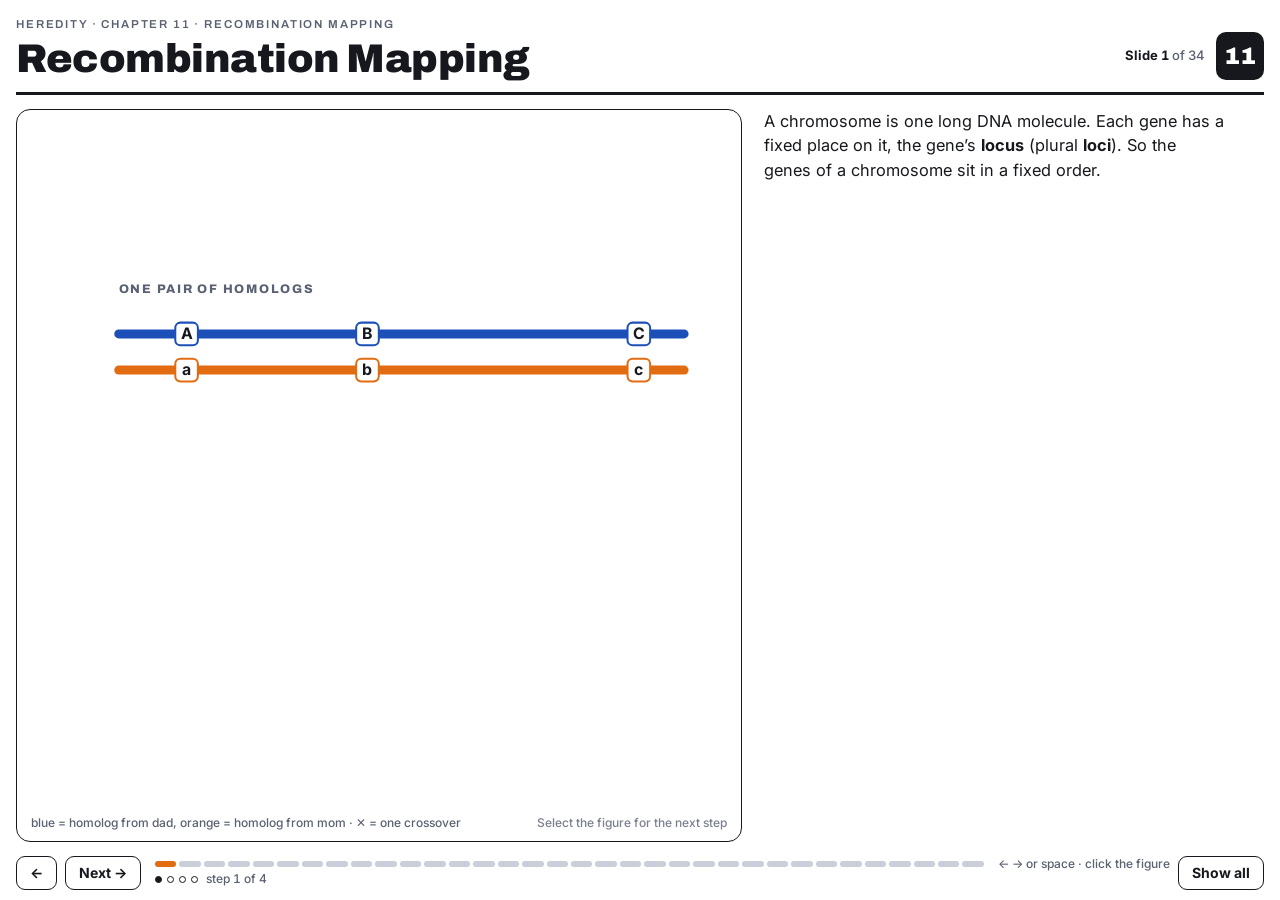
<file: slides/11-mapping.html>
<!doctype html>
<html lang="en"><head><meta charset="utf-8">
<meta name="viewport" content="width=device-width,initial-scale=1,viewport-fit=cover">
<title>Recombination Mapping · Heredity Ch.11</title>
<link rel="preconnect" href="https://fonts.googleapis.com"><link rel="preconnect" href="https://fonts.gstatic.com" crossorigin>
<link rel="stylesheet" href="https://fonts.googleapis.com/css2?family=Archivo:wght@500;600;700;800;900&family=Inter:wght@400;500;600;700&family=Source+Serif+4:ital,wght@1,400;1,600&display=swap">
<style>body{margin:0}img{max-width:100%}[hidden]{display:none!important}
/* Layout: memory-sheet slide. Header + heavy rule, figure card (animated SVG stage) beside an STE text column, transport bar at the foot. */
:root{
  --paper:#ffffff; --ink:#16181d; --muted:#5a6172; --faint:#c9ced8; --card:#ffffff; --wash:#f1f4f9; --cellfill:#f7f9fc;
  --dad:#1d4fb8; --dad-tint:#dbe5f8; --mom:#e26c12; --mom-tint:#fde3cc;
  --good:#1f8a5a; --bad:#cf3434; --hi:#f4c430; --tile:#16181d; --tile-ink:#ffffff;
  --f-display:"Archivo","Arial Black","Helvetica Neue",system-ui,sans-serif;
  --f-body:"Inter",system-ui,-apple-system,"Segoe UI",sans-serif;
  --f-math:"Source Serif 4","Iowan Old Style",Georgia,serif;
  --ease:cubic-bezier(.65,0,.35,1);
}
@media (prefers-color-scheme: dark){
  :root:not([data-theme="light"]){
    color-scheme:dark;
    --paper:#0d0f13; --ink:#eef1f6; --muted:#9ba3b4; --faint:#3a404c; --card:#12151b; --wash:#191d25; --cellfill:#151922;
    --dad:#58b4f0; --dad-tint:#173149; --mom:#ff9c48; --mom-tint:#46290f;
    --good:#4cc38a; --bad:#ff6b6b; --hi:#ffd84d; --tile:#eef1f6; --tile-ink:#0d0f13;
  }
}
:root[data-theme="dark"]{
  color-scheme:dark;
  --paper:#0d0f13; --ink:#eef1f6; --muted:#9ba3b4; --faint:#3a404c; --card:#12151b; --wash:#191d25; --cellfill:#151922;
  --dad:#58b4f0; --dad-tint:#173149; --mom:#ff9c48; --mom-tint:#46290f;
  --good:#4cc38a; --bad:#ff6b6b; --hi:#ffd84d; --tile:#eef1f6; --tile-ink:#0d0f13;
}
html,body{height:100%}
body{background:var(--paper);color:var(--ink);font-family:var(--f-body);font-size:16px;-webkit-font-smoothing:antialiased;
  padding-left:max(16px,env(safe-area-inset-left,0px));padding-right:max(16px,env(safe-area-inset-right,0px));box-sizing:border-box}
*,*::before,*::after{box-sizing:border-box}
.deck{height:100%;max-width:1320px;margin:0 auto;display:grid;grid-template-columns:minmax(0,1fr);grid-template-rows:auto 1fr auto;gap:14px;padding-block:18px 10px}

/* header */
.hd{display:grid;grid-template-columns:1fr auto;align-items:end;gap:16px;padding-bottom:12px;border-bottom:3px solid var(--ink)}
.eyebrow{font:600 11.5px/1.2 var(--f-display);letter-spacing:.16em;text-transform:uppercase;color:var(--muted)}
.hd h1{font:900 clamp(24px,3.3vw,40px)/1.05 var(--f-display);letter-spacing:-.012em;margin:6px 0 0;text-wrap:balance}
.hd-r{display:flex;align-items:center;gap:12px}
.sec{text-align:right;font:500 13px/1.35 var(--f-body);color:var(--muted);font-variant-numeric:tabular-nums}
.sec b{color:var(--ink);font-weight:700}
.tile{width:48px;height:48px;border-radius:10px;background:var(--tile);color:var(--tile-ink);display:grid;place-items:center;font:900 24px/1 var(--f-display)}

/* body */
.body{display:grid;grid-template-columns:minmax(0,1.45fr) minmax(300px,1fr);gap:22px;min-height:0}
.body.wide{grid-template-columns:1fr}
.fig{margin:0;border:1.5px solid var(--ink);border-radius:14px;background:var(--card);display:grid;grid-template-rows:1fr auto;min-height:0;overflow:hidden;cursor:pointer}
.fig svg{width:100%;height:100%;display:block;min-height:0}
.fig figcaption{font:500 12px/1.3 var(--f-body);color:var(--muted);padding:0 14px 10px;display:flex;justify-content:space-between;gap:12px}
.fig figcaption .hint{opacity:.8}
.txt{overflow-y:auto;min-height:0;padding-right:4px;display:flex;flex-direction:column;gap:12px}
.txt p,.txt li{font-size:clamp(15.5px,1.28vw,18px);line-height:1.5;margin:0;max-width:46ch}
.txt h3{font:800 13px/1.2 var(--f-display);letter-spacing:.12em;text-transform:uppercase;margin:6px 0 0;color:var(--ink)}
.txt ul,.txt ol{margin:0;padding-left:1.15em;display:flex;flex-direction:column;gap:6px}
.txt b{font-weight:700}
[data-step]{transition:opacity .45s ease,transform .45s ease}
.txt [data-step].off{opacity:0;transform:translateY(6px);visibility:hidden}
.dad{color:var(--dad);font-weight:700}.mom{color:var(--mom);font-weight:700}
.m{font-family:var(--f-math);font-style:italic;font-size:1.08em;font-weight:600}
.star{font-weight:700;color:var(--dad);line-height:1.45}
.star::before{content:"★ ";color:var(--mom)}
.note{font-size:14px!important;color:var(--muted)}
.chip{display:inline-block;font:700 12px/1 var(--f-display);letter-spacing:.06em;padding:4px 7px;border-radius:6px;border:1.5px solid var(--ink);vertical-align:2px}

/* tables + Q&A (text slides) */
.tbl{width:100%;border-collapse:collapse;font-size:clamp(14px,1.1vw,16px);font-variant-numeric:tabular-nums}
.tbl th{font:800 12px/1.2 var(--f-display);letter-spacing:.1em;text-transform:uppercase;text-align:left;color:var(--muted);padding:6px 10px;border-bottom:2px solid var(--ink)}
.tbl td{padding:8px 10px;border-bottom:1px solid var(--faint);vertical-align:top}
.tbl td:first-child{font-weight:700}
.tblwrap{overflow-x:auto}
.qa{border:1.5px solid var(--ink);border-radius:12px;padding:12px 14px;display:flex;flex-direction:column;gap:8px;background:var(--card)}
.qa .q{font-weight:600}
.qa button{align-self:flex-start;font:700 13px/1 var(--f-body);border:1.5px solid var(--ink);background:var(--paper);color:var(--ink);border-radius:8px;padding:7px 10px;cursor:pointer}
.qa .a{color:var(--ink);border-top:1px dashed var(--faint);padding-top:8px}
.grid2{display:grid;grid-template-columns:repeat(auto-fit,minmax(280px,1fr));gap:12px;align-content:start}

/* footer transport */
.ft{display:grid;grid-template-columns:auto 1fr auto;align-items:center;gap:14px;padding-bottom:env(safe-area-inset-bottom,0px)}
.btn{font:700 14px/1 var(--f-body);border:1.5px solid var(--ink);background:var(--paper);color:var(--ink);border-radius:9px;padding:9px 13px;cursor:pointer;display:inline-flex;align-items:center;gap:6px}
.btn:hover{background:var(--wash)}
.btn:focus-visible,.qa button:focus-visible,.fig:focus-visible{outline:3px solid var(--dad);outline-offset:2px}
.btn[aria-pressed="true"]{background:var(--ink);color:var(--paper)}
.nav{display:flex;gap:8px}
.prog{display:flex;flex-direction:column;gap:6px;min-width:0}
.bar{display:flex;gap:3px;height:6px}
.bar i{flex:1;border-radius:3px;background:var(--faint);cursor:pointer}
.bar i.done{background:var(--ink)}
.bar i.now{background:var(--mom)}
.steps{display:flex;gap:5px;align-items:center;font:500 12px/1 var(--f-body);color:var(--muted);font-variant-numeric:tabular-nums}
.steps i{width:7px;height:7px;border-radius:50%;border:1.5px solid var(--ink)}
.steps i.on{background:var(--ink)}
.keys{font:500 12px/1.3 var(--f-body);color:var(--muted)}

/* SVG vocabulary */
.stage text{font-family:var(--f-body);fill:var(--ink)}
.stage .lb{font-size:14px;font-weight:700}
.stage .lbs{font-size:12px;font-weight:500;fill:var(--muted)}
.stage .cap{font:800 11px var(--f-display);letter-spacing:.14em;text-transform:uppercase;fill:var(--muted)}
.stage .big{font:900 26px var(--f-display)}
.stage .mt{font-family:var(--f-math);font-style:italic;font-weight:600}
.stage .k{stroke:var(--ink);fill:none}
.stage .kf{fill:var(--ink)}
.stage .cellfill{fill:var(--cellfill)}
.stage .card{fill:var(--card)}
.stage .draw{stroke-dasharray:1;stroke-dashoffset:1}
.stage .nss{vector-effect:non-scaling-stroke}
.stage *{transition-property:transform,opacity,stroke-dashoffset,stroke,fill,fill-opacity;transition-duration:.9s;transition-timing-function:var(--ease)}
.stage.instant,.stage.instant *{transition:none!important}

@media (max-width:860px){
  .deck{height:auto;min-height:100%;gap:12px;padding-block:12px 8px}
  .body{grid-template-columns:minmax(0,1fr)}
  .hd{grid-template-columns:minmax(0,1fr) auto}
  .fig{height:min(56vh,440px)}
  .txt{overflow:visible}
  .txt p,.txt li{max-width:none}
  .keys{display:none}
  .ft{position:sticky;bottom:0;background:var(--paper);padding-block:8px;grid-template-columns:minmax(0,1fr) auto;}
  .ft .prog{grid-column:1/-1;grid-row:1}
}
@media (prefers-reduced-motion:reduce){
  .stage *,[data-step]{transition-duration:.01ms!important;transition-delay:0s!important}
}
@media print{
  .ft{display:none}
}

/* key-term cards + summary lists (wide slides) */
.terms{display:grid;grid-template-columns:repeat(auto-fill,minmax(240px,1fr));gap:10px}
.term{border:1.5px solid var(--ink);border-radius:10px;padding:10px 12px;background:var(--card);font-size:14.5px;line-height:1.42}
.term b{display:block;font:800 15px/1.2 var(--f-display);margin-bottom:3px}
.cols{display:grid;grid-template-columns:repeat(auto-fit,minmax(320px,1fr));gap:22px;align-items:start}
.txt .cols p,.txt .cols li{max-width:60ch}
</style></head>
<body><main class="deck" id="deck"></main>
<script>/* Heredity slide engine: step-driven SVG animation (3b1b-style builds) + STE text reveal.
   Each slide: { sec, title, text (HTML with data-step), caption, wide, scene(L) -> [step0, step1, ...] }
   step k is applied with CSS transitions when you advance; jumps re-apply all earlier steps instantly. */
(function(){
const NS='http://www.w3.org/2000/svg';
const REDUCE=matchMedia('(prefers-reduced-motion: reduce)').matches;
let INSTANT=false, rafs=new Set(), timers=new Set();
const C=n=>n&&n.startsWith('#')?n:`var(--${n})`;

/* ---------- primitives ---------- */
function E(tag,a,parent){const e=document.createElementNS(NS,tag);
  if(a)for(const k in a){const v=a[k];if(v==null)continue;
    if(k==='text')e.textContent=v;else if(k==='cls')e.setAttribute('class',v);
    else if(k==='st')e.setAttribute('style',v);else e.setAttribute(k,v);}
  if(parent)parent.appendChild(e);return e;}
function tim(e,o){o=o||{};e.style.transitionDuration=(o.d!=null?o.d:900)+'ms';e.style.transitionDelay=(o.at||0)+'ms';
  if(o.ease)e.style.transitionTimingFunction=o.ease;}
/* transform tween: x,y,r,s|sx,sy */
function T(e,p,o){const t=e._t||(e._t={x:0,y:0,r:0,sx:1,sy:1});const q=Object.assign({},p);
  if(q.s!=null){t.sx=t.sy=q.s;delete q.s}Object.assign(t,q);tim(e,o);
  e.style.transform=`translate(${t.x}px,${t.y}px) rotate(${t.r}deg) scale(${t.sx},${t.sy})`;return e;}
function O(e,v,o){if(Array.isArray(e)){e.forEach(x=>O(x,v,o));return e}tim(e,Object.assign({d:500},o));e.style.opacity=v;return e;}
/* draw-on: element must have pathLength=1 and class "draw" */
function D(e,f,o){if(Array.isArray(e)){e.forEach(x=>D(x,f,o));return e}tim(e,Object.assign({d:1100},o));e.style.strokeDashoffset=1-(f==null?1:f);return e;}
function K(e,c,o){tim(e,Object.assign({d:600},o));if(c.stroke)e.style.stroke=C(c.stroke);if(c.fill)e.style.fill=C(c.fill);return e;}
function after(ms,fn){if(INSTANT){fn(true);return}const id=setTimeout(()=>{timers.delete(id);fn(false)},ms);timers.add(id);}
function count(node,from,to,o){o=o||{};const fmt=o.fmt||(v=>Math.round(v).toLocaleString('en-US'));
  if(INSTANT||REDUCE){node.textContent=fmt(to);return}
  const d=o.d||900,t0=performance.now()+(o.at||0);
  const f=now=>{const u=Math.min(1,Math.max(0,(now-t0)/d));const s=u<.5?4*u*u*u:1-Math.pow(-2*u+2,3)/2;
    node.textContent=fmt(from+(to-from)*s);if(u<1){const id=requestAnimationFrame(f);rafs.add(id)}};
  const id=requestAnimationFrame(f);rafs.add(id);
  const tid=setTimeout(()=>{timers.delete(tid);node.textContent=fmt(to)},(o.at||0)+d+80);timers.add(tid);}
function loop(fn){if(REDUCE)return;const t0=performance.now();const f=now=>{fn((now-t0)/1000);const id=requestAnimationFrame(f);rafs.add(id)};const id=requestAnimationFrame(f);rafs.add(id);}
function txt(p,x,y,s,cls,a){return E('text',Object.assign({x,y,cls:cls||'lb',text:s},a||{}),p)}
function g(p,a){return E('g',a,p)}

/* ---------- biology components ---------- */
/* chromatid: unit-bulge arc x=(1-(y/L)^2), scaled by sx=bulge; tips = [{from,color}] colour overlays toward the q-arm end */
function arcPts(L1,L2,y0,y1){const pts=[];const n=28;for(let i=0;i<=n;i++){const y=y0+(y1-y0)*i/n;const L=y<0?L1:L2;const x=1-(y/L)*(y/L);pts.push((Math.abs(x)<1e-6?0:x).toFixed(4)+','+y.toFixed(2))}return 'M'+pts.join(' L')}
function chromatid(p,o){const G=g(p);const w=o.w||7;
  G.body=E('path',{d:arcPts(o.L1,o.L2,-o.L1,o.L2),cls:'nss',st:`fill:none;stroke:${C(o.color)};stroke-width:${w};stroke-linecap:round;stroke-linejoin:round`},G);
  G.tips=(o.tips||[]).map(t=>E('path',{d:t.from<0?arcPts(o.L1,o.L2,-o.L1,t.from):arcPts(o.L1,o.L2,t.from,o.L2),cls:'nss',
    st:`fill:none;stroke:${C(t.color)};stroke-width:${w};stroke-linecap:round;opacity:${t.show?1:0}`},G));
  return G;}
/* chromosome: two sister chromatids + centromere dots. state via setChr */
function chromosome(p,o){o=Object.assign({L1:26,L2:26,w:7,color:'dad'},o);const G=g(p,{cls:'chr'});
  G.o=o;G.a=chromatid(G,Object.assign({},o,{tips:o.tipsA}));G.b=chromatid(G,Object.assign({},o,{tips:o.tipsB}));
  G.ca=E('circle',{r:o.w*0.55,cls:'kf'},G);G.cb=E('circle',{r:o.w*0.55,cls:'kf'},G);
  setChr(G,o.state||'x',{d:0});if(o.x!=null||o.y!=null)T(G,{x:o.x||0,y:o.y||0,r:o.r||0,s:o.s||1},{d:0});return G;}
/* states: single (unreplicated bar), x (replicated X), apart:{D} sisters pulled distance D each way (V shapes) */
function setChr(G,st,o){o=o||{};let a,b;const GAP=G.o.w*1.3,BUL=G.o.w*.93;
  if(st==='single'){a={x:0,sx:.001};b={x:0,sx:.001}}
  else if(st==='x'){a={x:-GAP,sx:BUL};b={x:GAP,sx:-BUL}}
  else if(st==='open'){a={x:-GAP-4,sx:2};b={x:GAP+4,sx:-2}}
  else if(st==='apart'){const D=o.D||40;a={x:-GAP-D,sx:-BUL*1.4};b={x:GAP+D,sx:BUL*1.4}}
  T(G.a,a,o);T(G.b,b,o);T(G.ca,{x:a.x+a.sx},o);T(G.cb,{x:b.x+b.sx},o);
  if(st==='single'){O(G.b,0,{d:o.d!=null?o.d:300});O(G.cb,0,{d:0})}else{O(G.b,1,{d:200,at:o.at});O(G.cb,1,{d:200,at:o.at})}
  return G;}
/* cell with cytokinesis: union of two circles (stroke layer under fill layer) */
function cell(p,o){o=Object.assign({r:150,w:2.5},o);const G=g(p);T(G,{x:o.x,y:o.y},{d:0});
  const sk=g(G),fl=g(G);G.parts=[];
  for(let i=0;i<2;i++){const s=E('circle',{r:o.r,st:`fill:none;stroke:var(--ink);stroke-width:${o.w*2}`},sk);
    const f=E('circle',{r:o.r,cls:'cellfill'},fl);G.parts.push([s,f]);}
  G.inner=g(G);G.r=o.r;return G;}
function cleave(G,dx,k,o){G.parts[0].forEach(e=>T(e,{x:-dx,s:k},o));G.parts[1].forEach(e=>T(e,{x:dx,s:k},o));}
/* nuclear envelope */
function nucleus(p,x,y,r){const n=E('circle',{cx:0,cy:0,r,cls:'k',st:'stroke-width:2;stroke-dasharray:7 5'},p);T(n,{x,y},{d:0});return n;}
/* microtubule fibre from P towards Q, retargetable */
function fibre(p,P,Q,o){o=o||{};const G=g(p);const ln=E('line',{x1:0,y1:0,x2:1,y2:0,cls:'k nss',st:`stroke-width:${o.w||1.4};opacity:.75`},G);
  G.P=P;fibreTo(G,Q,{d:0});T(G,{x:P[0],y:P[1]},{d:0});G.ln=ln;return G;}
function fibreTo(G,Q,o){const dx=Q[0]-G.P[0],dy=Q[1]-G.P[1];T(G,{r:Math.atan2(dy,dx)*180/Math.PI,sx:Math.max(.001,Math.hypot(dx,dy)),sy:1},o);}
/* centrosome: pair of centrioles */
function centrosome(p,x,y){const G=g(p);E('rect',{x:-6,y:-2.5,width:12,height:5,rx:2,cls:'kf'},G);E('rect',{x:-2.5,y:-6,width:5,height:12,rx:2,cls:'kf',st:'opacity:.55'},G);T(G,{x,y},{d:0});return G;}
/* interphase chromatin squiggle */
function squiggle(p,x,y,len,color,seed){let s=seed||1;const rnd=()=>{s=(s*9301+49297)%233280;return s/233280};
  let d=`M${x},${y}`;let cx=x,cy=y;for(let i=0;i<len;i++){const nx=cx+(rnd()-.5)*26,ny=cy+(rnd()-.5)*26;d+=` Q${(cx+nx)/2+(rnd()-.5)*18},${(cy+ny)/2+(rnd()-.5)*18} ${nx},${ny}`;cx=nx;cy=ny}
  return E('path',{d,pathLength:1,cls:'draw',st:`fill:none;stroke:${C(color)};stroke-width:3;stroke-linecap:round`},p);}
function arrow(p,x1,y1,x2,y2,o){o=o||{};const G=g(p);const a=Math.atan2(y2-y1,x2-x1),h=o.h||9;
  E('path',{d:`M${x1},${y1} L${x2},${y2}`,pathLength:1,cls:'draw k',st:`stroke-width:${o.w||2};stroke:${C(o.color||'ink')}`},G);
  E('path',{d:`M${x2-h*Math.cos(a-.45)},${y2-h*Math.sin(a-.45)} L${x2},${y2} L${x2-h*Math.cos(a+.45)},${y2-h*Math.sin(a+.45)}`,cls:'k',st:`stroke-width:${o.w||2};stroke:${C(o.color||'ink')};stroke-linecap:round;stroke-linejoin:round`},G);
  return G;}
/* arc path on circle (degrees, 0 = up, clockwise) */
function arcD(cx,cy,r,a0,a1){const P=a=>[cx+r*Math.sin(a*Math.PI/180),cy-r*Math.cos(a*Math.PI/180)];const [x0,y0]=P(a0),[x1,y1]=P(a1);
  return `M${x0},${y0} A${r},${r} 0 ${a1-a0>180?1:0} 1 ${x1},${y1}`;}
function sectorD(cx,cy,r0,r1,a0,a1){const P=(r,a)=>[cx+r*Math.sin(a*Math.PI/180),cy-r*Math.cos(a*Math.PI/180)];const L=a1-a0>180?1:0;
  const [a,b]=P(r1,a0),[c,d]=P(r1,a1),[e,f]=P(r0,a1),[h,i]=P(r0,a0);return `M${a},${b} A${r1},${r1} 0 ${L} 1 ${c},${d} L${e},${f} A${r0},${r0} 0 ${L} 0 ${h},${i} Z`;}

const L={E,T,O,D,K,g,txt,after,count,loop,chromatid,chromosome,setChr,cell,cleave,nucleus,fibre,fibreTo,centrosome,squiggle,arrow,arcD,sectorD,C,
  get instant(){return INSTANT}};
window.HL=L;

/* ---------- deck runtime ---------- */
window.deck=function(cfg){
  const S=cfg.slides;document.title=cfg.docTitle||cfg.title;
  const root=document.getElementById('deck');
  root.innerHTML=`<header class="hd"><div><div class="eyebrow">${cfg.eyebrow}</div><h1 id="ttl"></h1></div>
   <div class="hd-r"><div class="sec" id="sec"></div><div class="tile" aria-label="Chapter ${cfg.chapter}">${cfg.chapter}</div></div></header>
   <section class="body" id="body"><figure class="fig" id="fig" tabindex="0" aria-label="Animated figure. Select to play the next step."><svg class="stage" id="stage" viewBox="0 0 640 420" preserveAspectRatio="xMidYMid meet" role="img"></svg><figcaption><span id="cap"></span><span class="hint" id="hint"></span></figcaption></figure>
   <article class="txt" id="txt" aria-live="polite"></article></section>
   <footer class="ft"><div class="nav"><button class="btn" id="prev" aria-label="Back">&#8592;</button><button class="btn" id="next" aria-label="Next">Next &#8594;</button></div>
   <div class="prog"><div class="bar" id="bar"></div><div class="steps" id="steps"></div></div>
   <div class="nav"><span class="keys">&#8592; &#8594; or space · click the figure</span><button class="btn" id="all" aria-pressed="false" title="Show every step of this slide">Show all</button></div></footer>`;
  const $=id=>document.getElementById(id);const stage=$('stage');
  S.forEach((s,i)=>{const b=document.createElement('i');b.title=`${i+1}. ${s.title}`;b.onclick=()=>go(i,0);$('bar').appendChild(b)});
  let cur={i:-1,k:-1},steps=[],showAll=false;
  function clear(){rafs.forEach(cancelAnimationFrame);rafs.clear();timers.forEach(clearTimeout);timers.clear();stage.innerHTML='';}
  function mount(i){clear();const s=S[i];
    $('ttl').textContent=s.title;$('sec').innerHTML=`<b>Slide ${i+1}</b><span> of ${S.length}</span>`;
    $('body').className='body'+(s.wide?' wide':'');$('fig').hidden=!!s.wide;
    $('txt').innerHTML=s.text+(s.star?`<p class="star" data-step="${s.starStep!=null?s.starStep:0}">${s.star}</p>`:'');
    $('cap').textContent=s.caption||'';
    INSTANT=true;stage.classList.add('instant');steps=s.scene?s.scene(L,stage)||[]:Array.from({length:s.steps||1},()=>()=>{});INSTANT=false;
    $('txt').querySelectorAll('.qa button').forEach(b=>b.onclick=e=>{e.stopPropagation();const a=b.nextElementSibling;a.hidden=!a.hidden;b.textContent=a.hidden?'Show answer':'Hide answer'});
    $('txt').scrollTop=0;}
  function apply(k,animLast){
    INSTANT=true;stage.classList.add('instant');
    for(let j=0;j<=k;j++){if(j===k&&animLast&&!REDUCE){break}steps[j]&&steps[j]()}
    stage.getBoundingClientRect();stage.classList.remove('instant');INSTANT=false;
    if(animLast&&!REDUCE&&steps[k])steps[k]();}
  function ui(){const s=S[cur.i],n=steps.length;
    $('txt').querySelectorAll('[data-step]').forEach(p=>p.classList.toggle('off',+p.dataset.step>cur.k));
    $('bar').querySelectorAll('i').forEach((b,j)=>{b.className=j<cur.i?'done':j===cur.i?'now':''});
    $('steps').innerHTML=n>1?Array.from({length:n},(_,j)=>`<i class="${j<=cur.k?'on':''}"></i>`).join('')+`<span>&nbsp;step ${cur.k+1} of ${n}</span>`:'';
    $('hint').textContent=s.wide?'':(cur.k<n-1?'Select the figure for the next step':'');
    $('prev').disabled=cur.i===0&&cur.k===0;$('next').disabled=cur.i===S.length-1&&cur.k===n-1;
    $('all').setAttribute('aria-pressed',showAll);
    try{history.replaceState(null,'',`#${cur.i+1}.${cur.k+1}`)}catch(e){}}
  function go(i,k,anim){i=Math.max(0,Math.min(S.length-1,i));
    const fwdStep=(i===cur.i&&k===cur.k+1&&anim);
    if(i!==cur.i||!fwdStep){mount(i);steps.length;k=Math.max(0,Math.min(steps.length-1,k));cur={i,k};apply(k,!!anim);}
    else{cur.k=k;steps[k]();}
    ui();}
  function next(){if(showAll){if(cur.i<S.length-1){go(cur.i+1,0,true);finishAll()}return}
    if(cur.k<steps.length-1)go(cur.i,cur.k+1,true);else if(cur.i<S.length-1)go(cur.i+1,0,true);}
  function prev(){if(showAll){if(cur.i>0){go(cur.i-1,0);finishAll()}return}
    if(cur.k>0)go(cur.i,cur.k-1);else if(cur.i>0){go(cur.i-1,999)}}
  function finishAll(){go(cur.i,steps.length-1)}
  $('next').onclick=next;$('prev').onclick=prev;
  $('fig').onclick=()=>next();$('fig').onkeydown=e=>{if(e.key==='Enter'){e.preventDefault();next()}};
  $('all').onclick=()=>{showAll=!showAll;if(showAll)finishAll();else ui();ui()};
  addEventListener('keydown',e=>{if(e.metaKey||e.ctrlKey||e.altKey)return;
    if(['ArrowRight',' ','PageDown','ArrowDown'].includes(e.key)){e.preventDefault();next()}
    else if(['ArrowLeft','PageUp','ArrowUp'].includes(e.key)){e.preventDefault();prev()}
    else if(e.key==='Home')go(0,0);else if(e.key==='End')go(S.length-1,0);
    else if(e.key==='a'||e.key==='A')$('all').click();});
  let sx=null;root.addEventListener('touchstart',e=>{sx=e.touches[0].clientX},{passive:true});
  root.addEventListener('touchend',e=>{if(sx==null)return;const dx=e.changedTouches[0].clientX-sx;if(Math.abs(dx)>60){dx<0?next():prev()}sx=null});
  const m=/^#(\d+)\.(\d+)$/.exec(location.hash);go(m?+m[1]-1:0,m?+m[2]-1:0,!m);
};
})();
</script>
<script>/* Chapter 11 · Recombination Mapping of Gene Loci — source: Hairdity.pdf ch.11 (Singh, Introduction to Genetics, CC BY-NC-SA 4.0) */
(function(){
const H=window.HL;
const ST=()=>document.getElementById('stage');
/* ---- deck-local helpers ---- */
function drawA(a,o){H.D(a.firstChild,1,Object.assign({d:600},o));H.O(a.lastChild,1,Object.assign({d:200},o,{at:((o&&o.at)||0)+450}));}
function mkA(p,x1,y1,x2,y2,o){const a=H.arrow(p,x1,y1,x2,y2,o);H.O(a.lastChild,0,{d:0});return a;}
function pop(e,o){H.T(e,{s:1},Object.assign({d:700},o));H.O(e,1,Object.assign({d:300},o));}
function hide(e){H.T(e,{s:.001},{d:0});H.O(e,0,{d:0});return e;}
function fade(e){H.O(e,0,{d:0});return e;}
const MID={'text-anchor':'middle'},END={'text-anchor':'end'};
const mid=o=>Object.assign({'text-anchor':'middle'},o||{});
/* allele tag: small card with a letter, outlined in the colour of its chromosome */
function tg(p,x,y,t,o){o=o||{};const G=H.g(p);const r=o.r||9;
  G.box=H.E('rect',{x:x-r,y:y-r,width:2*r,height:2*r,rx:r*.45,cls:'card',st:`stroke:${H.C(o.c||'ink')};stroke-width:1.8`},G);
  G.t=H.txt(G,x,y+r*.47,t,'lb',mid({st:`font-size:${o.fs||Math.round(r*1.4)}px`}));return G;}
/* chromosome piece: horizontal segment x0..x1 drawn at local y=0 and moved by T; carries its allele tags */
function piece(p,x0,x1,color,tags,o){o=o||{};const G=H.g(p);
  G.ln=H.E('path',{d:`M${x0},0 L${x1},0`,pathLength:1,cls:o.draw?'draw':null,st:`fill:none;stroke:${H.C(color)};stroke-width:${o.w||8};stroke-linecap:round`},G);
  G.tags=(tags||[]).map(([x,t])=>tg(G,x,0,t,{r:o.r||9,c:color}));
  H.T(G,{x:0,y:o.y||0},{d:0});G.y0=o.y||0;return G;}
/* strand = pieces split at the crossover points */
function strand(p,y,color,x0,x1,cuts,tags,o){const xs=[x0,...cuts,x1];const P=[];
  for(let i=0;i<xs.length-1;i++)P.push(piece(p,xs[i],xs[i+1],color,tags.filter(([x])=>x>=xs[i]&&x<xs[i+1]),Object.assign({},o,{y})));
  return P;}
function spark(p,x,y,r){const G=H.g(p);[0,45,90,135].forEach(a=>{const q=a*Math.PI/180;
  H.E('line',{x1:x-r*Math.cos(q),y1:y-r*Math.sin(q),x2:x+r*Math.cos(q),y2:y+r*Math.sin(q),st:'stroke:var(--hi);stroke-width:3;stroke-linecap:round'},G)});return G;}
function xmark(p,x,y,r,c){const G=H.g(p);H.E('path',{d:`M${x-r},${y-r} L${x+r},${y+r} M${x+r},${y-r} L${x-r},${y+r}`,st:`fill:none;stroke:${H.C(c||'ink')};stroke-width:2.6;stroke-linecap:round`},G);return G;}
/* horizontal bar that grows from x: T(G,{sx:len}) */
function hbar(p,x,y,h,color){const G=H.g(p);G.r=H.E('rect',{x:0,y:-h/2,width:1,height:h,st:`fill:${H.C(color)}`},G);H.T(G,{x,y,sx:.001},{d:0});return G;}
/* vertical bar that grows up from baseline y: T(G,{sy:len}) */
function vbar(p,x,y,w,color){const G=H.g(p);G.r=H.E('rect',{x:-w/2,y:-1,width:w,height:1,st:`fill:${H.C(color)}`},G);H.T(G,{x,y,sy:.001},{d:0});return G;}
/* bracket under/over an interval with a label */
function brace(p,x0,x1,y,t,o){o=o||{};const G=H.g(p);const k=o.up?-7:7;
  H.E('path',{d:`M${x0},${y-k} L${x0},${y} L${x1},${y} L${x1},${y-k}`,st:`fill:none;stroke:${H.C(o.c||'ink')};stroke-width:1.8`},G);
  G.t=H.txt(G,(x0+x1)/2,y+(o.up?-8:18),t,o.cls||'lb',mid(o.st?{st:o.st}:null));return G;}
/* ruler (genetic map): genes [[cM,label]] at x0 + cM*k */
function ruler(p,x0,y,k,genes,o){o=o||{};const G=H.g(p);const xs=genes.map(([v])=>x0+v*k);
  G.ln=H.E('path',{d:`M${xs[0]},${y} L${xs[xs.length-1]},${y}`,pathLength:1,cls:'draw',st:'fill:none;stroke:var(--ink);stroke-width:3;stroke-linecap:round'},G);
  G.ticks=genes.map(([v,l],i)=>{const t=H.g(G);H.E('line',{x1:xs[i],y1:y-9,x2:xs[i],y2:y+9,st:'stroke:var(--ink);stroke-width:3'},t);
    H.txt(t,xs[i],y-16,l,'lb',mid({st:'font-size:16px'}));if(!o.noNum)H.txt(t,xs[i],y+26,(o.fmt||(v=>v))(v),'lbs',MID);H.O(t,0,{d:0});return t});
  G.segs=o.segs?genes.slice(1).map(([v],i)=>{const a=xs[i],b=xs[i+1];const t=H.txt(G,(a+b)/2,y-(o.segUp?16:-22),(o.segFmt||(d=>d+' cM'))(+(v-genes[i][0]).toFixed(1)),'lb',mid({st:'fill:var(--dad)'}));H.O(t,0,{d:0});return t}):[];
  G.show=(d)=>{H.D(G.ln,1,{d:d||900});G.ticks.forEach((t,i)=>H.O(t,1,{at:(d||900)*i/G.ticks.length}));G.segs.forEach((t,i)=>H.O(t,1,{at:(d||900)+i*150}))};
  G.xs=xs;return G;}
/* mouse glyph (fur colours are the real animal colours) */
function mouse(p,x,y,o){const G=H.g(p);const fur=o.fur==='brown'?'#8b5e3c':'#f5efe4';
  H.E('path',{d:o.tail==='long'?'M-20,3 C-38,6 -44,-16 -66,-12':'M-20,3 C-25,5 -28,3 -31,1',st:'fill:none;stroke:var(--ink);stroke-width:2.2;stroke-linecap:round'},G);
  [-10,8].forEach(fx=>H.E('line',{x1:fx,y1:10,x2:fx+3,y2:16,st:'stroke:var(--ink);stroke-width:2;stroke-linecap:round'},G));
  H.E('ellipse',{cx:0,cy:0,rx:22,ry:13,st:`fill:${fur};stroke:var(--ink);stroke-width:2`},G);
  H.E('circle',{cx:17,cy:-12,r:5.5,st:`fill:${fur};stroke:var(--ink);stroke-width:1.8`},G);
  H.E('path',{d:'M14,-8 C22,-12 30,-8 33,-2 C30,3 22,5 15,4 Z',st:`fill:${fur};stroke:var(--ink);stroke-width:2;stroke-linejoin:round`},G);
  H.E('circle',{cx:24,cy:-4,r:1.7,st:'fill:#16181d'},G);H.E('circle',{cx:33,cy:-2,r:1.6,st:'fill:var(--bad)'},G);
  const L=o.wh==='long'?17:6;[-7,-1,5].forEach(dy=>H.E('line',{x1:31,y1:0,x2:31+L,y2:dy,st:'stroke:var(--ink);stroke-width:1.2'},G));
  H.T(G,{x,y,s:o.s||1},{d:0});return G;}

deck({
docTitle:'Recombination Mapping · Heredity Ch.11',
title:'Recombination Mapping of Gene Loci',
chapter:11,
eyebrow:'Heredity · Chapter 11 · Recombination Mapping',
slides:[

/* 1 ─────────────────────────────── */
{sec:'11.1',title:'Recombination Mapping',caption:'blue = homolog from dad, orange = homolog from mom · ✕ = one crossover',
text:`<p data-step="0">A chromosome is one long DNA molecule. Each gene has a fixed place on it, the gene’s <b>locus</b> (plural <b>loci</b>). So the genes of a chromosome sit in a fixed order.</p>
<p data-step="1">In meiosis, the two homologs of a pair exchange segments. The exchange is <b>crossing over</b>. The crossover site changes from one meiosis to the next.</p>
<p data-step="2">A crossover falls between two genes far apart more often than between two genes close together. Each crossover between two genes makes offspring with new allele combinations.</p>
<p data-step="3">Geneticists count those offspring and convert the percentages to distances. The result is a <b>genetic map</b>: the order of the genes on a chromosome and the distances between them. Other names are <b>linkage map</b> and <b>recombination map</b>.</p>`,
star:'Far apart → more crossovers between → more new combinations → longer map distance.',starStep:3,
scene(H){const s=ST();
  const top=piece(s,90,590,'dad',[[150,'A'],[310,'B'],[550,'C']],{y:96,draw:1,r:10});
  const bot=piece(s,90,590,'mom',[[150,'a'],[310,'b'],[550,'c']],{y:128,draw:1,r:10});
  const tags=[...top.tags,...bot.tags];tags.forEach(fade);
  const lab=H.txt(s,90,60,'ONE PAIR OF HOMOLOGS','cap');fade(lab);
  const strip=H.g(s);const pos=[420,120,260,570,360,110,500,200,575,100];
  const rows=pos.map((x,i)=>{const G=H.g(strip);const y=184+i*11.5;H.E('line',{x1:90,y1:y,x2:590,y2:y,st:'stroke:var(--faint);stroke-width:2'},G);
    G.x=xmark(G,x,y,4.5,'ink');G.inAB=x>150&&x<310;G.inBC=x>310&&x<550;fade(G);return G});
  const sl=H.txt(strip,90,172,'10 MEIOSES · ONE CROSSOVER EACH','cap');fade(sl);
  const bAB=H.E('rect',{x:150,y:176,width:160,height:122,st:'fill:var(--hi);opacity:0'},s),bBC=H.E('rect',{x:310,y:176,width:240,height:122,st:'fill:var(--good);opacity:0'},s);
  s.insertBefore(bAB,strip);s.insertBefore(bBC,strip);
  const cAB=H.txt(s,230,318,'2 crossovers','lb',MID),cBC=H.txt(s,430,318,'3 crossovers','lb',MID);fade(cAB);fade(cBC);
  const R=ruler(s,150,372,16,[[0,'A'],[10,'B'],[25,'C']],{segs:1,segUp:0,segFmt:d=>'RF '+d+'%',noNum:1});
  const rl=H.txt(s,90,328,'GENETIC MAP','cap');fade(rl);
  return [
    ()=>{H.O(lab,1);H.D([top.ln,bot.ln],1,{d:1100});tags.forEach((t,i)=>H.O(t,1,{at:500+i*90}))},
    ()=>{H.O(sl,1);rows.forEach((r,i)=>{H.O(r,1,{d:250,at:i*170});H.T(r.x,{s:1},{d:0})})},
    ()=>{bAB.style.opacity=.28;bBC.style.opacity=.2;H.O([cAB,cBC],1,{at:300});rows.forEach(r=>{if(r.inAB||r.inBC)H.K(r.x.firstChild,{stroke:r.inAB?'ink':'good'})})},
    ()=>{H.O(strip,.18);bAB.style.opacity=.1;bBC.style.opacity=.08;H.O([cAB,cBC],0,{d:300});H.O(rl,1);R.show(1000)},
  ];}},

/* 2 ─────────────────────────────── */
{sec:'11.1',title:'Parentals and Recombinants',caption:'test cross of a dihybrid in cis · 1000 offspring',
text:`<p data-step="0">A <b>dihybrid</b> is heterozygous at two genes. In this dihybrid, one homolog carries A and B, and the other carries a and b. Two dominant alleles on the same homolog are in <b>cis</b> (coupling). With A and b on one homolog and a and B on the other, the alleles are in <b>trans</b> (repulsion).</p>
<p data-step="1">With no crossover between the genes, a gamete gets the combination of one homolog, AB or ab. Such gametes are <b>parental</b> gametes, or <b>parentals</b>. A crossover between the genes makes the new combinations Ab and aB: <b>recombinant</b> gametes, or <b>recombinants</b>.</p>
<p data-step="2">A <b>test cross</b> crosses the dihybrid with a <b>tester</b>, a homozygous recessive aabb. The tester gives only a and b. So each offspring’s phenotype shows the gamete from the dihybrid.</p>
<p data-step="3">The <b>recombination frequency (RF)</b> is the percentage of recombinant offspring. RF = recombinants ÷ total × 100%.</p>`,
star:'Parental = an old combination. Recombinant = a new combination.',starStep:3,
scene(H){const s=ST();
  H.txt(s,150,34,'DIHYBRID (CIS)','cap',MID);H.txt(s,490,34,'TESTER','cap',MID);
  piece(s,70,230,'dad',[[110,'A'],[190,'B']],{y:60});piece(s,70,230,'mom',[[110,'a'],[190,'b']],{y:88});
  piece(s,410,570,'muted',[[450,'a'],[530,'b']],{y:60});piece(s,410,570,'muted',[[450,'a'],[530,'b']],{y:88});
  H.txt(s,320,80,'×','big',MID);
  const X=[90,240,390,540];const G=[['dad','dad','A','B'],['mom','mom','a','b'],['dad','mom','A','b'],['mom','dad','a','B']];
  const gam=G.map(([c1,c2,l1,l2],i)=>{const g=H.g(s);piece(g,X[i]-50,X[i],c1,[[X[i]-25,l1]],{y:170});piece(g,X[i],X[i]+50,c2,[[X[i]+25,l2]],{y:170});fade(g);return g});
  const gl=H.txt(s,20,150,'GAMETES FROM THE DIHYBRID','cap');fade(gl);
  const kind=['parental','parental','recombinant','recombinant'].map((t,i)=>{const e=H.txt(s,X[i],206,t,'lbs',mid({st:i>1?'fill:var(--ink);font-weight:700':''}));fade(e);return e});
  const tst=X.map(x=>{const g=H.g(s);const p=piece(g,x-50,x+50,'muted',[[x-25,'a'],[x+25,'b']],{y:88});H.T(g,{x:490-x},{d:0});fade(g);g.p=p;return g});
  const ph=[['A','B'],['a','b'],['A','b'],['a','B']].map(([a,b],i)=>{const e=H.txt(s,X[i],285,`shows ${a} and ${b}`,'lb',MID);fade(e);return e});
  const cnt=[430,410,85,75].map((n,i)=>{const e=H.txt(s,X[i],318,'0','big',mid({st:'font-size:24px;font-variant-numeric:tabular-nums'}));fade(e);e.n=n;return e});
  const f=H.txt(s,320,378,'RF = (85 + 75) ÷ 1000 × 100% = 16%','lb',mid({st:'font-size:19px'}));fade(f);
  const ol=H.txt(s,20,262,'OFFSPRING PHENOTYPES','cap');fade(ol);
  return [
    ()=>{},
    ()=>{H.O(gl,1);gam.forEach((g,i)=>H.O(g,1,{at:i*220}));kind.forEach((k,i)=>H.O(k,1,{at:600+i*150}))},
    ()=>{H.O(ol,1);tst.forEach((g,i)=>{H.O(g,1,{d:200,at:i*150});H.T(g,{x:0,y:146},{d:1100,at:i*150})});ph.forEach((e,i)=>H.O(e,1,{at:1200+i*120}))},
    ()=>{cnt.forEach((e,i)=>{H.O(e,1,{at:i*120});H.count(e,0,e.n,{d:900,at:i*120})});H.O(f,1,{at:1000})},
  ];}},

/* 3 ─────────────────────────────── */
{sec:'11.1',title:'Same Chromosome, Linked, or Neither',caption:'bars show the RF between gene A and gene B',
text:`<p data-step="0">Two genes on the same chromosome are <b>syntenic</b>. Two genes on different chromosomes are <b>non-syntenic</b>.</p>
<p data-step="1">Non-syntenic genes show <b>independent assortment</b>. Each pair of homologs aligns in a random direction in meiosis I. So the four gamete types are equally common, and RF = 50%. Such genes are <b>unlinked</b>.</p>
<p data-step="2">Two genes close together on one chromosome are <b>linked</b>. A crossover rarely falls between them, so their parental combinations usually stay together. Linked genes have RF below 50%.</p>
<p data-step="3">Two genes far apart on one chromosome have a crossover between them in almost every meiosis. Their RF is close to 50%. Such genes are syntenic but unlinked.</p>`,
star:'Syntenic = on the same chromosome. Linked = RF below 50%.',starStep:3,
scene(H){const s=ST();const Y=[78,205,332];const gx=405,gw=165;
  const panel=(i,title)=>{const G=H.g(s);H.txt(G,30,Y[i]-44,title,'cap');return G};
  const P1=panel(0,'Different chromosomes');piece(P1,40,230,'dad',[[120,'A']],{y:Y[0]-12});piece(P1,40,230,'mom',[[120,'a']],{y:Y[0]+14});
  piece(P1,260,370,'dad',[[315,'B']],{y:Y[0]-12});piece(P1,260,370,'mom',[[315,'b']],{y:Y[0]+14});
  const P2=panel(1,'Same chromosome, close together');piece(P2,40,370,'dad',[[150,'A'],[200,'B']],{y:Y[1]-12});piece(P2,40,370,'mom',[[150,'a'],[200,'b']],{y:Y[1]+14});
  const P3=panel(2,'Same chromosome, far apart');piece(P3,40,370,'dad',[[60,'A'],[350,'B']],{y:Y[2]-12});piece(P3,40,370,'mom',[[60,'a'],[350,'b']],{y:Y[2]+14});
  const names=[['non-syntenic','unlinked'],['syntenic','linked'],['syntenic','unlinked']];
  const gauges=Y.map((y,i)=>{const G=H.g(s);H.E('rect',{x:gx,y:y-11,width:gw,height:22,rx:4,st:'fill:var(--wash);stroke:var(--faint);stroke-width:1.5'},G);
    const b=hbar(G,gx,y,22,i===1?'dad':'muted');H.txt(G,gx,y+28,'0%','lbs');H.txt(G,gx+gw,y+28,'50%','lbs',END);
    const v=H.txt(G,gx+gw+10,y+5,'','lb');const n1=H.txt(G,gx,y-20,names[i][0],'lbs');const n2=H.txt(G,gx+gw,y-20,names[i][1],'lb',END);fade(n2);fade(G);G.b=b;G.v=v;G.n2=n2;return G});
  const fill=(i,val)=>{const g=gauges[i];H.O(g.n2,1,{at:900});H.T(g.b,{sx:gw*val/50},{d:1100});const p={set textContent(v){g.v.textContent=v}};H.count(p,0,val,{d:1100,fmt:v=>Math.round(v)+'%'})};
  [P1,P2,P3].forEach(fade);
  const ind=H.txt(s,gx,Y[0]+48,'independent assortment','lbs');fade(ind);
  gauges.forEach(g=>{g.v.style.fontSize='15px'});
  return [
    ()=>{H.O(P1,1);H.O(P2,1,{at:300});H.O(gauges[0],1,{at:600});H.O(gauges[1],1,{at:700})},
    ()=>{fill(0,50);H.O(ind,1,{at:900})},
    ()=>{fill(1,8)},
    ()=>{H.O(P3,1);H.O(gauges[2],1,{at:300});H.after(400,()=>fill(2,49))},
  ];}},

/* 4 ─────────────────────────────── */
{sec:'11.2',title:'Where Crossovers Fall',caption:'each grey line is one meiosis · ✕ = where its crossover formed',
text:`<p data-step="0">In prophase I of meiosis, a protein called <b>SPO11</b> cuts the DNA of each chromosome at many places. Repair enzymes then fix each cut, with the homolog as a guide.</p>
<p data-step="1">Only a few of the repairs make crossovers. In most species, each pair of homologs gets at least one crossover, and usually only a few.</p>
<p data-step="2">Each meiosis places its crossovers at different sites. On average, over long stretches of a chromosome, the number of crossovers grows in proportion to the length of DNA.</p>
<p data-step="3">So a crossover falls between genes A and C, far apart, in most meioses. A crossover falls between A and B, close together, in only a few. The chance of recombination between two genes grows with the distance between them.</p>`,
star:'More DNA between two genes = more chances for a crossover.',starStep:3,
scene(H){const s=ST();const x0=60,x1=580;
  const top=piece(s,x0,x1,'dad',[[110,'A'],[180,'B'],[520,'C']],{y:52});const bot=piece(s,x0,x1,'mom',[[110,'a'],[180,'b'],[520,'c']],{y:80});
  const cuts=[90,140,205,240,290,330,370,410,450,490,545,565].map((x,i)=>{const g=H.g(s);H.E('line',{x1:x,y1:60,x2:x,y2:72,st:'stroke:var(--bad);stroke-width:3;stroke-linecap:round'},g);fade(g);return g});
  const cl=H.txt(s,x1,30,'cuts made by SPO11','lbs',mid({'text-anchor':'end',st:'fill:var(--bad);font-weight:700'}));fade(cl);
  const pos=[130,470,260,330,560,410,200,145,390,300,545,240,450,360];
  const band=(a,b,c)=>{const r=H.E('rect',{x:a,y:108,width:b-a,height:220,st:`fill:${H.C(c)};opacity:0`},s);return r};
  const bAC=band(110,520,'good'),bAB=band(110,180,'hi');
  const rows=pos.map((x,i)=>{const G=H.g(s);const y=118+i*15;H.E('line',{x1:x0,y1:y,x2:x1,y2:y,st:'stroke:var(--faint);stroke-width:2'},G);
    xmark(G,x,y,5,'ink');fade(G);return G});
  const c1=H.txt(s,145,350,'A–B: 2 of 14','lb',mid({st:'font-size:15px'})),c2=H.txt(s,400,350,'A–C: 12 of 14','lb',mid({st:'font-size:15px'}));
  const c3=H.txt(s,145,370,'meioses','lbs',MID),c4=H.txt(s,400,370,'meioses','lbs',MID);[c1,c2,c3,c4].forEach(fade);
  return [
    ()=>{cuts.forEach((c,i)=>H.O(c,1,{d:200,at:300+i*90}));H.O(cl,1,{at:300})},
    ()=>{cuts.forEach((c,i)=>H.O(c,i===4?1:0,{d:400,at:i*40}));H.O(cl,0);cuts[4].firstChild.style.stroke='var(--ink)';H.T(cuts[4],{y:0},{d:0})},
    ()=>{H.O(cuts[4],0);rows.forEach((r,i)=>H.O(r,1,{d:250,at:i*140}))},
    ()=>{bAC.style.opacity=.18;bAB.style.transitionDelay='500ms';bAB.style.opacity=.45;H.O([c1,c3],1,{at:600});H.O([c2,c4],1,{at:200})},
  ];}},

/* 5 ─────────────────────────────── */
{sec:'11.2',title:'One Crossover Makes Two Recombinants',caption:'four chromatids of one bivalent · each chromatid enters a different gamete',
text:`<p data-step="0">Before meiosis, the cell copies its DNA. So each homolog has two identical <b>sister chromatids</b>, and a pair of homologs has four chromatids.</p>
<p data-step="1">A crossover joins two <b>non-sister chromatids</b>, one from each homolog. The other two chromatids do not take part.</p>
<p data-step="2">Each chromatid enters a different gamete. So one crossover between A and B makes 2 recombinant gametes and 2 parental gametes.</p>
<p data-step="3">Suppose every meiosis had one crossover between A and B. Then only half of the gametes would be recombinant. Two or more crossovers also give, on average, at most half recombinant gametes. So RF can never be more than 50%. With at most one crossover, RF is half the percentage of meioses with a crossover between the genes. If 20% of meioses have a crossover between A and B, RF = 10%.</p>`,
star:'One crossover → 2 of 4 chromatids recombinant → RF can never pass 50%.',starStep:3,
scene(H){const s=ST();const x0=100,x1=440,cx=270;const Y=[70,94,130,154];
  const col=['dad','dad','mom','mom'],AL=[['A','B'],['A','B'],['a','b'],['a','b']];
  const L=Y.map((y,i)=>piece(s,x0,cx,col[i],[[160,AL[i][0]]],{y}));const R=Y.map((y,i)=>piece(s,cx,x1,col[i],[[380,AL[i][1]]],{y}));
  const sis=H.g(s);[[Y[0],Y[1]],[Y[2],Y[3]]].forEach(([a,b])=>{H.E('path',{d:`M${x0-22},${a-6} L${x0-30},${a-6} L${x0-30},${b+6} L${x0-22},${b+6}`,st:'fill:none;stroke:var(--muted);stroke-width:1.6'},sis)});
  H.txt(sis,x0-36,(Y[0]+Y[1])/2+4,'sisters','lbs',END);H.txt(sis,x0-36,(Y[2]+Y[3])/2+4,'sisters','lbs',END);
  const sp=spark(s,cx,112,11);fade(sp);
  const NY=[218,256,294,332];const lab=[['AB','parental'],['Ab','recombinant'],['aB','recombinant'],['ab','parental']].map(([g,k],i)=>{const G=H.g(s);
    H.txt(G,462,NY[i]+6,g,'lb',{st:'font-size:16px'});H.txt(G,500,NY[i]+6,k,i%3?'lb':'lbs',{st:i%3?'fill:var(--ink)':''});fade(G);return G});
  const big=H.txt(s,300,388,'2 of 4 chromatids recombinant = 50%','lb',mid({st:'font-size:19px'}));fade(big);
  return [
    ()=>{},
    ()=>{H.O(sp,1,{d:200});H.T(R[1],{y:Y[2]},{d:1300,at:300});H.T(R[2],{y:Y[1]},{d:1300,at:300});H.O(sp,0,{d:400,at:1400})},
    ()=>{const o={d:1300};[0,1,2,3].forEach(i=>H.T(L[i],{y:NY[i]},o));H.T(R[0],{y:NY[0]},o);H.T(R[2],{y:NY[1]},o);H.T(R[1],{y:NY[2]},o);H.T(R[3],{y:NY[3]},o);
      H.O(sis,0,{d:400});lab.forEach((g,i)=>H.O(g,1,{at:1100+i*150}))},
    ()=>{H.O(big,1)},
  ];}},

/* 6 ─────────────────────────────── */
{sec:'11.2',title:'The Map Unit',caption:'each dot is one test-cross offspring · yellow = recombinant',
text:`<p data-step="0">Geneticists convert an RF directly to a map distance. One <b>map unit (m.u.)</b> equals 1% recombinant offspring. Another name for the map unit is the <b>centimorgan (cM)</b>.</p>
<p data-step="1">So an RF of 1% (0.01) is a distance of 1&nbsp;cM.</p>
<p data-step="2">An RF of 8% is a distance of 8&nbsp;cM. The British geneticist J.&nbsp;B.&nbsp;S.&nbsp;Haldane named the unit in 1919, in honour of the American geneticist Thomas Hunt Morgan. One morgan is 100&nbsp;cM.</p>
<p data-step="3">A map distance also predicts the offspring. Two genes 7.5&nbsp;cM apart give 7.5% recombinant gametes and 92.5% parental gametes.</p>`,
star:'1 cM = 1% recombinant offspring.',starStep:1,
scene(H){const s=ST();const gx=52,gy=58,sp=21;
  H.txt(s,gx-6,36,'100 TEST-CROSS OFFSPRING','cap');
  const order=[44,7,83,21,66,90,35,58];
  const dots=[];for(let i=0;i<100;i++){const d=H.E('circle',{cx:gx+(i%10)*sp,cy:gy+Math.floor(i/10)*sp,r:7,st:'fill:var(--wash);stroke:var(--muted);stroke-width:1.5'},s);dots.push(d);H.O(d,0,{d:0})}
  const on=(n)=>dots.forEach((d,i)=>{const k=order.indexOf(i);const r=k>=0&&k<n;d.style.fill=r?'var(--hi)':'var(--wash)';d.style.stroke=r?'var(--ink)':'var(--muted)'});
  const rx=330;const t1=H.txt(s,rx,88,'recombinants','lbs'),v1=H.txt(s,rx,122,'','big',{st:'font-variant-numeric:tabular-nums'});
  const t2=H.txt(s,rx,166,'RF','lbs'),v2=H.txt(s,rx,200,'','big'),t3=H.txt(s,rx,244,'map distance','lbs'),v3=H.txt(s,rx,278,'','big',{st:'fill:var(--dad)'});
  const R=[t1,v1,t2,v2,t3,v3];R.forEach(fade);
  const x0=60,k=26,y=362;const ax=H.g(s);H.E('line',{x1:x0,y1:y,x2:x0+20*k,y2:y,st:'stroke:var(--ink);stroke-width:2.5'},ax);
  for(let v=0;v<=20;v++){H.E('line',{x1:x0+v*k,y1:y-(v%5?4:8),x2:x0+v*k,y2:y+(v%5?4:8),st:'stroke:var(--ink);stroke-width:1.5'},ax);if(v%5===0)H.txt(ax,x0+v*k,y+26,v+' cM','lbs',MID)}
  fade(ax);const mk=H.g(s);H.E('path',{d:'M0,-6 L-8,-20 L8,-20 Z',st:'fill:var(--dad)'},mk);H.T(mk,{x:x0,y},{d:0});fade(mk);
  const set=(n,rf)=>{v1.textContent=n+' of 100';v2.textContent=rf+'%';v3.textContent=rf+' cM';H.T(mk,{x:x0+rf*k},{d:900})};
  const pred=H.g(s);H.txt(pred,rx,88,'distance','lbs');H.txt(pred,rx,122,'7.5 cM','big',{st:'fill:var(--dad)'});H.txt(pred,rx,166,'predicts','lbs');
  H.txt(pred,rx,200,'7.5% recombinant','lb',{st:'font-size:18px'});H.txt(pred,rx,226,'92.5% parental','lb',{st:'font-size:18px;fill:var(--muted)'});fade(pred);
  return [
    ()=>{dots.forEach((d,i)=>H.O(d,1,{d:200,at:i*8}));H.O(ax,1,{at:500})},
    ()=>{on(1);R.forEach(e=>H.O(e,1));H.O(mk,1);set(1,1)},
    ()=>{on(8);set(8,8)},
    ()=>{R.forEach(e=>H.O(e,0,{d:300}));H.O(pred,1,{at:300});dots.forEach(d=>H.O(d,.35,{d:400}));H.T(mk,{x:x0+7.5*k},{d:900})},
  ];}},

/* 7 ─────────────────────────────── */
{sec:'11.2',title:'Morgan’s Fly Lab',caption:'Left: Thomas Hunt Morgan, U.S. National Library of Medicine, public domain · Right: Drosophila melanogaster, André Karwath, CC BY-SA 2.5, Wikimedia Commons',
text:`<p data-step="0"><b>Thomas Hunt Morgan</b> (1866–1945) was an American biologist at Columbia University in New York. His group studied the fruit fly <i>Drosophila melanogaster</i>.</p>
<p data-step="1">A fruit fly is about 2.5 mm long. A fly completes one generation in about 10 days, and one female lays hundreds of eggs. So the group counted thousands of offspring in a few weeks.</p>
<p data-step="2">In 1910, Morgan found a male fly with white eyes. He showed that the eye-colour gene is on the X chromosome. Some X genes stayed together in the offspring more often than others. Morgan proposed that genes close together on a chromosome stay together more often.</p>
<p data-step="3">In 1933, Morgan received the Nobel Prize in Physiology or Medicine. The prize was for his discoveries about chromosomes in heredity.</p>`,
star:'Fruit flies: a new generation every 10 days, hundreds of eggs per female.',starStep:1,
scene(H){const s=ST();
  const M=H.g(s);H.E('image',{href:'[data-uri]',x:30,y:22,width:186,height:248},M);H.E('rect',{x:30,y:22,width:186,height:248,st:'fill:none;stroke:var(--ink);stroke-width:1.5'},M);
  H.txt(M,123,292,'Thomas Hunt Morgan','lb',MID);fade(M);
  const F=H.g(s);H.E('image',{href:'[data-uri]',x:250,y:22,width:360,height:280},F);H.E('rect',{x:250,y:22,width:360,height:280,st:'fill:none;stroke:var(--ink);stroke-width:1.5'},F);fade(F);
  const sz=H.g(s);H.E('path',{d:'M300,250 L470,250',st:'stroke:#fff;stroke-width:3'},sz);H.E('path',{d:'M300,243 L300,257 M470,243 L470,257',st:'stroke:#fff;stroke-width:3'},sz);
  H.E('rect',{x:338,y:256,width:94,height:24,rx:5,st:'fill:#16181d;opacity:.8'},sz);H.txt(sz,385,273,'≈ 2.5 mm','lb',mid({st:'fill:#fff'}));fade(sz);
  const tl=H.g(s);const y=352,xa=50,xb=600;H.E('line',{x1:xa,y1:y,x2:xb,y2:y,st:'stroke:var(--faint);stroke-width:3'},tl);
  const ev=[[1910,'white-eyed fly'],[1911,'first map'],[1913,'map published'],[1919,'unit named'],[1933,'Nobel Prize']];
  const X=i=>xa+50+i*(xb-xa-100)/4;
  const evs=ev.map(([yr,t],i)=>{const g=H.g(tl);H.E('circle',{cx:X(i),cy:y,r:6,st:'fill:var(--ink)'},g);H.txt(g,X(i),y-14,yr,'lb',MID);H.txt(g,X(i),y+24,t,'lbs',MID);fade(g);return g});
  fade(tl);
  return [
    ()=>{H.O(M,1,{d:800})},
    ()=>{H.O(F,1,{d:800});H.O(sz,1,{at:700})},
    ()=>{H.O(tl,1);H.O(evs[0],1,{at:200});H.O(evs[1],1,{at:600});H.O(evs[2],1,{at:900})},
    ()=>{H.O(evs[3],1);H.O(evs[4],1,{at:400})},
  ];}},

/* 8 ─────────────────────────────── */
{sec:'11.2',title:'The First Genetic Map, 1913',caption:'Top: Sturtevant (1913), Journal of Experimental Zoology, public domain, via Wikimedia Commons · below: redraw at the same scale',
text:`<p data-step="0">In 1911, <b>Alfred Sturtevant</b> (1891–1970) was an undergraduate student in Morgan’s lab. He saw that the RF between two genes measures the distance between them.</p>
<p data-step="1">He worked through most of one night and made the first genetic map. The map placed six genes of the fruit-fly X chromosome in a line. He published it in 1913.</p>
<p data-step="2">Sturtevant used one letter for each gene. His B is today’s yellow body (y), and his C and O are white eyes (w). His P is vermilion eyes (v), R is miniature wings (m) and M is rudimentary wings (r). Later work showed that C and O are one gene, white. Two alleles of it give white eyes and eosin (pale orange) eyes.</p>
<p data-step="3">His total, 57.6, is a sum of short distances: 1.0 + 29.7 + 3.0 + 23.9. Modern maps keep the same order. They place the genes at 0.0, 1.5, 33.0, 36.1 and 54.5&nbsp;cM.</p>`,
star:'Sturtevant, 1913: RF measures distance, and short distances add.',starStep:1,
scene(H){const s=ST();const iw=600,ih=600*67/850,ix=20,iy=40;
  const img=H.g(s);H.E('rect',{x:ix-6,y:iy-8,width:iw+12,height:ih+16,rx:6,st:'fill:#fff;stroke:var(--ink);stroke-width:1.5'},img);
  H.E('image',{href:'[data-uri]',x:ix,y:iy,width:iw,height:ih},img);H.txt(img,ix-6,iy-16,'THE ORIGINAL FIGURE, 1913','cap');fade(img);
  const px=v=>ix+v*iw/850;const k=9.4,x0=56,y=250;const X=v=>x0+v*k;
  /* [letter, cM, x in the 1913 image, tag offset dx, tag height] */
  const G=[['B',0,14,-13,0],['C',1.0,31,13,0],['O',1.0,31,13,1],['P',30.7,471,-13,0],['R',33.7,489,13,0],['M',57.6,836,0,0]];
  const axis=H.g(s);H.E('path',{d:`M${X(0)},${y} L${X(57.6)},${y}`,pathLength:1,cls:'draw',st:'fill:none;stroke:var(--ink);stroke-width:3'},axis);
  H.txt(axis,ix-6,128,'REDRAW','cap');
  const tags=G.map(([l,v,ipx,dx,h])=>{const g=H.g(s);const ty=y-34-h*26;
    const lead=H.E('path',{d:`M${X(v)},${y-8} L${X(v)+dx},${y-22}`,st:'fill:none;stroke:var(--muted);stroke-width:1.5'},g);fade(lead);
    const t=tg(g,0,0,l,{r:11,c:'dad'});H.T(t,{x:px(ipx),y:iy+12},{d:0});fade(t);return {t,lead,x:X(v)+dx,ty,h}});
  const nums=[[0,'0.0','end',-4],[1.0,'1.0','start',4],[30.7,'30.7','end',-4],[33.7,'33.7','start',4],[57.6,'57.6','middle',0]].map(([v,t,a,dx])=>{const g=H.g(s);
    H.E('line',{x1:X(v),y1:y-8,x2:X(v),y2:y+8,st:'stroke:var(--ink);stroke-width:2.5'},g);H.txt(g,X(v)+dx,y+24,t,'lbs',{'text-anchor':a});fade(g);return g});
  const modern=[[0,'y','yellow body','start',-6,1],[1.0,'w','white eyes','start',8,0],[30.7,'v','vermilion eyes','end',-6,0],[33.7,'m','miniature wings','start',6,1],[57.6,'r','rudimentary wings','end',8,0]].map(([v,g2,n,anc,dx,row])=>{const g=H.g(s);
    const yy=y+60+row*40;H.E('line',{x1:X(v),y1:y+30,x2:X(v),y2:yy-16,st:'stroke:var(--faint);stroke-width:1.5'},g);
    H.txt(g,X(v)+dx,yy,g2,'lb',{'text-anchor':anc,st:'font-size:17px;font-family:var(--f-math);font-style:italic'});H.txt(g,X(v)+dx,yy+16,n,'lbs',{'text-anchor':anc});fade(g);return g});
  const segs=[[0,1.0,'1.0'],[1.0,30.7,'29.7'],[30.7,33.7,'3.0'],[33.7,57.6,'23.9']].map(([a,b,t],i)=>{const g=brace(s,X(a),X(b),y-96,t,{up:1,c:'dad',st:'fill:var(--dad)'});
    if(i===0){g.t.setAttribute('x',X(0)-4);g.t.setAttribute('text-anchor','start')}if(i===2){g.t.setAttribute('x',X(33.7)+6);g.t.setAttribute('text-anchor','start')}fade(g);return g});
  const sum=H.txt(s,320,404,'1.0 + 29.7 + 3.0 + 23.9 = 57.6 map units','lb',mid({st:'font-size:17px'}));fade(sum);
  return [
    ()=>{H.O(img,1,{d:700})},
    ()=>{H.D(axis.firstChild,1,{d:900});tags.forEach((o,i)=>{H.O(o.t,1,{d:300,at:300+i*200});H.T(o.t,{x:o.x,y:o.ty},{d:1300,at:300+i*200});H.O(o.lead,1,{at:1500})});nums.forEach((n,i)=>H.O(n,1,{at:1400+i*150}))},
    ()=>{modern.forEach((m,i)=>H.O(m,1,{at:i*200}))},
    ()=>{segs.forEach((g,i)=>H.O(g,1,{at:i*250}));H.O(sum,1,{at:1100})},
  ];}},

/* 9 ─────────────────────────────── */
{sec:'11.2',title:'Map Distances Add',caption:'distances in cM · a map has no left or right',
text:`<p data-step="0">Map distances add, approximately. Suppose that genes A and B are 8&nbsp;cM apart.</p>
<p data-step="1">Gene C is 12&nbsp;cM from B. C can be on either side of B. Then the A–⁠C distance is 8 + 12 = 20&nbsp;cM, or 12 − 8 = 4&nbsp;cM.</p>
<p data-step="2">A cross of A and C gives RF = 20%. So C lies beyond B, and B is the middle gene. The largest distance always connects the two outer genes.</p>
<p data-step="3">The sum works well for short distances, with RF below about 30%. A map has no direction, so A–⁠B–⁠C and C–⁠B–⁠A are the same map. The map also does not show where the centromere or the chromosome ends (<b>telomeres</b>) are.</p>`,
star:'The largest distance spans the two outer genes.',starStep:2,
scene(H){const s=ST();const y=170,k=18,xA=170;const X=v=>xA+v*k;
  const ln=H.E('line',{x1:40,y1:y,x2:600,y2:y,st:'stroke:var(--faint);stroke-width:2'},s);
  const gene=(x,l,c)=>{const g=tg(s,0,0,l,{r:13,c:c||'ink'});H.T(g,{x,y},{d:0});g.x0=x;return g};
  const A=gene(X(0),'A'),B=gene(X(8),'B');[A,B].forEach(g=>H.T(g,{x:g.x0},{d:0}));
  const C1=gene(X(20),'C','dad'),C2=gene(X(-4),'C','dad');[C1,C2].forEach(g=>{H.T(g,{x:X(8)},{d:0});fade(g)});
  const dAB=brace(s,X(0),X(8),y-26,'8 cM',{up:1});
  const dBC=brace(s,X(8),X(20),y-26,'12 cM',{up:1});const dBC2=brace(s,X(-4),X(8),y+26,'12 cM',{});
  const p1=brace(s,X(0),X(20),y+62,'A–C = 20 cM',{c:'dad',st:'fill:var(--dad)'}),p2=brace(s,X(-4),X(0),y-70,'A–C = 4 cM',{up:1,c:'muted',st:'fill:var(--muted)'});
  [dBC,dBC2,p1,p2].forEach(fade);fade(B);fade(A);fade(dAB);
  const ok=H.txt(s,X(10),y+120,'measured: RF(A, C) = 20%','lb',mid({st:'font-size:17px'}));fade(ok);
  const flip=H.txt(s,320,385,'A–B–C  =  C–B–A','lb',mid({st:'font-size:20px'}));fade(flip);
  const m1=brace(s,X(0),X(12),y-26,'12 cM',{up:1}),m2=brace(s,X(12),X(20),y-26,'8 cM',{up:1});fade(m1);fade(m2);
  return [
    ()=>{H.O(A,1);H.O(B,1,{at:300});H.O(dAB,1,{at:600})},
    ()=>{[C1,C2].forEach(g=>H.O(g,1,{d:300}));H.T(C1,{x:X(20)},{d:1100});H.T(C2,{x:X(-4)},{d:1100});H.O([dBC,dBC2],1,{at:900});H.O(p1,1,{at:1300});H.O(p2,1,{at:1500})},
    ()=>{H.O(ok,1);H.O([C2,p2,dBC2],.12,{at:500});H.K(C1.box,{stroke:'ink'},{at:500})},
    ()=>{H.O([C2,p2,dBC2,ok,p1],0,{d:400});const o={d:1500,at:300};H.T(A,{x:X(20)},o);H.T(C1,{x:X(0)},o);H.T(B,{x:X(12)},o);
      H.O([dAB,dBC],0,{d:300});H.O([m1,m2],1,{at:1800});H.O(flip,1,{at:1800})},
  ];}},

/* 10 ─────────────────────────────── */
{sec:'11.3',title:'Two-Point Crosses: Linkage Groups',caption:'RF from separate two-point test crosses of four genes',
text:`<p data-step="0">A <b>two-point test cross</b> follows two genes at a time. Each test cross of a dihybrid gives the RF between two genes. A geneticist tested four genes (q, r, s and t) in pairs.</p>
<p data-step="1">q gives RF = 50% with each of the other genes. So q is unlinked to the other three genes. Gene q is on another chromosome, or far from them on the same chromosome. In the second case, more mapped genes between them would join q to the group.</p>
<p data-step="2">r, s and t give RFs below 50%, so they are linked. A <b>linkage group</b> is a set of genes that are linked to each other. Gene q forms linkage group 1, and r, s and t form linkage group 2.</p>
<p data-step="3">When geneticists map enough genes, each chromosome becomes one linkage group. The fruit fly has 4 pairs of chromosomes and 4 linkage groups.</p>`,
star:'RF = 50% → different linkage groups.',starStep:2,
scene(H){const s=ST();
  const rows=[['q','r',50],['q','s',50],['q','t',50],['r','s',20],['r','t',10],['s','t',28]];
  const T=H.g(s);H.txt(T,30,46,'GENES','cap');H.txt(T,170,46,'RF','cap',END);
  const tr=rows.map(([a,b,v],i)=>{const y=78+i*34;const g=H.g(T);H.txt(g,30,y,a+' and '+b,'lb',{st:'font-size:16px'});H.txt(g,170,y,v+'%','lb',mid({'text-anchor':'end',st:'font-size:16px'}));return g});
  H.E('line',{x1:26,y1:54,x2:176,y2:54,st:'stroke:var(--ink);stroke-width:2'},T);
  const P={q:[250,96],r:[420,150],s:[600,150],t:[356,214]};
  const ed=rows.map(([a,b,v])=>{const g=H.g(s);const [x1,y1]=P[a],[x2,y2]=P[b];
    g.l=H.E('path',{d:`M${x1},${y1} L${x2},${y2}`,pathLength:1,cls:'draw',st:`fill:none;stroke:${v===50?'var(--muted)':'var(--dad)'};stroke-width:${v===50?2:3.5}`},g);
    const mx=(x1+x2)/2,my=(y1+y2)/2;g.t=H.txt(g,mx,my-6,v+'%','lb',mid({st:`fill:${v===50?'var(--muted)':'var(--dad)'};paint-order:stroke;stroke:var(--card);stroke-width:5px`}));fade(g.t);return g});
  const nodes={};Object.keys(P).forEach(k=>{const g=H.g(s);H.E('circle',{cx:0,cy:0,r:20,st:'fill:var(--card);stroke:var(--ink);stroke-width:2.5'},g);
    H.txt(g,0,6,k,'lb',mid({st:'font-size:19px;font-family:var(--f-math);font-style:italic'}));H.T(g,{x:P[k][0],y:P[k][1]},{d:0});fade(g);nodes[k]=g});
  const g1=H.g(s);H.E('rect',{x:192,y:228,width:110,height:110,rx:14,st:'fill:none;stroke:var(--muted);stroke-width:2;stroke-dasharray:6 5'},g1);H.txt(g1,247,358,'linkage group 1','lb',MID);fade(g1);
  const g2=H.g(s);H.E('ellipse',{cx:470,cy:180,rx:165,ry:92,st:'fill:none;stroke:var(--dad);stroke-width:2;stroke-dasharray:6 5'},g2);H.txt(g2,470,296,'linkage group 2','lb',mid({st:'fill:var(--dad)'}));fade(g2);
  const hl=(idx)=>tr.forEach((r,i)=>H.O(r,idx.includes(i)?1:.3,{d:400}));
  return [
    ()=>{Object.values(nodes).forEach((n,i)=>H.O(n,1,{at:i*120}))},
    ()=>{hl([0,1,2]);[0,1,2].forEach(i=>{H.D(ed[i].l,1,{d:700});H.O(ed[i].t,1,{at:600})});
      H.after(1500,()=>{[0,1,2].forEach(i=>{H.O(ed[i],0,{d:600})});H.T(nodes.q,{x:247,y:283},{d:1100});H.O(g1,1,{at:900})})},
    ()=>{hl([3,4,5]);[3,4,5].forEach((i,j)=>{H.D(ed[i].l,1,{d:700,at:j*250});H.O(ed[i].t,1,{at:600+j*250})});H.O(g2,1,{at:1300})},
    ()=>{hl([0,1,2,3,4,5])},
  ];}},

/* 11 ─────────────────────────────── */
{sec:'11.3',title:'Two-Point Crosses: Placing Gene t',caption:'linkage group 2 · distances in cM',
text:`<p data-step="0">r and s give RF = 20%, so they are 20&nbsp;cM apart.</p>
<p data-step="1">r and t give RF = 10%. So t is 10&nbsp;cM from r, on the left or on the right.</p>
<p data-step="2">Each position predicts a different s–⁠t distance. On the left, s–⁠t is about 10 + 20 = 30&nbsp;cM. On the right, s–⁠t is 20 − 10 = 10&nbsp;cM.</p>
<p data-step="3">The s–⁠t cross gives RF = 28%. So t is on the left. The order is t–⁠r–⁠s, with 10&nbsp;cM from t to r and 20&nbsp;cM from r to s. The measured 28% is a little less than 30%, because the s–⁠t cross misses some double crossovers. A double crossover is two crossovers between the same two genes, and it leaves those genes in a parental combination.</p>`,
star:'Two genes give a distance. A third gene gives the order.',starStep:3,
scene(H){const s=ST();const y=170,k=14,xr=270;const X=v=>xr+v*k;
  H.E('line',{x1:40,y1:y,x2:610,y2:y,st:'stroke:var(--faint);stroke-width:2'},s);
  const node=(x,l,c,dash)=>{const g=H.g(s);H.E('circle',{cx:0,cy:0,r:17,st:`fill:var(--card);stroke:${H.C(c||'ink')};stroke-width:2.5${dash?';stroke-dasharray:5 4':''}`},g);
    H.txt(g,0,6,l,'lb',mid({st:`font-size:19px;font-family:var(--f-math);font-style:italic;fill:${H.C(c||'ink')}`}));H.T(g,{x,y},{d:0});return g};
  const r=node(X(0),'r'),S=node(X(20),'s');fade(r);fade(S);
  const rs=brace(s,X(0),X(20),y-30,'20 cM',{up:1});fade(rs);
  const tL=node(X(0),'t','dad',1),tR=node(X(0),'t','dad',1);[tL,tR].forEach(fade);
  const d1=brace(s,X(-10),X(0),y-30,'10 cM',{up:1,c:'dad',st:'fill:var(--dad)'}),d2=brace(s,X(0),X(10),y+30,'10 cM',{c:'dad',st:'fill:var(--dad)'});[d1,d2].forEach(fade);
  const pL=brace(s,X(-10),X(20),y+82,'if t is on the left: s–t ≈ 30 cM',{}),pR=brace(s,X(10),X(20),y+128,'if t is on the right: s–t = 10 cM',{});[pL,pR].forEach(fade);
  pR.t.setAttribute('x',X(15)-40);
  const m=H.g(s);H.E('rect',{x:150,y:44,width:340,height:40,rx:8,st:'fill:var(--wash);stroke:var(--ink);stroke-width:1.5'},m);H.txt(m,320,70,'measured: RF(s, t) = 28%','lb',mid({st:'font-size:18px'}));fade(m);
  return [
    ()=>{H.O(r,1);H.O(S,1,{at:200});H.O(rs,1,{at:500})},
    ()=>{H.O([tL,tR],1,{d:200});H.T(tL,{x:X(-10)},{d:1000});H.T(tR,{x:X(10)},{d:1000});H.O([d1,d2],1,{at:800})},
    ()=>{H.O(pL,1);H.O(pR,1,{at:500})},
    ()=>{H.O(m,1);H.O([tR,d2,pR],.12,{at:600});H.after(600,()=>{tL.firstChild.style.strokeDasharray='none'});pL.t.textContent='s–t = 28 cM measured, 30 cM by addition'},
  ];}},

/* 12 ─────────────────────────────── */
{sec:'11.2',title:'Double Crossovers Hide',caption:'two non-sister chromatids shown · the other two chromatids do not take part',
text:`<p data-step="0">Genes A and C are far apart, and gene B lies between them.</p>
<p data-step="1">One crossover between A and C swaps everything on one side of it. The chromatids become A&nbsp;b&nbsp;c and a&nbsp;B&nbsp;C. Both are recombinant for A and C.</p>
<p data-step="2">Two crossovers between A and C swap only the segment between them. The chromatids become A&nbsp;b&nbsp;C and a&nbsp;B&nbsp;c. Two crossovers between the same two genes are a <b>double crossover</b>.</p>
<p data-step="3">For genes A and C, a double crossover leaves the parental combinations, A with C and a with c. A cross that follows only A and C counts these offspring as parentals. Only a gene in the middle, here B, shows the two crossovers.</p>`,
star:'Two crossovers cancel for the outer genes. Only the middle gene switches.',starStep:3,
scene(H){const s=ST();const y1=120,y2=170,x0=70,x1=570,c1=225,c2=415;
  const T=strand(s,y1,'dad',x0,x1,[c1,c2],[[130,'A'],[320,'B'],[510,'C']],{r:12});
  const O=strand(s,y2,'mom',x0,x1,[c1,c2],[[130,'a'],[320,'b'],[510,'c']],{r:12});
  const sp=[spark(s,c1,(y1+y2)/2,12),spark(s,c2,(y1+y2)/2,12)];sp.forEach(fade);
  const lab=H.txt(s,320,60,'','lb',mid({st:'font-size:17px'}));
  const r1=H.txt(s,x1+10,y1+5,'','lbs'),r2=H.txt(s,x1+10,y2+5,'','lbs');
  const qs=[T[1].tags[0],O[1].tags[0]];
  const note=H.g(s);H.E('rect',{x:110,y:250,width:420,height:110,rx:12,st:'fill:var(--wash);stroke:var(--ink);stroke-width:1.5'},note);
  H.txt(note,320,282,'Follow only A and C:','lb',MID);H.txt(note,320,310,'A … C  and  a … c  =  parental combinations','lb',mid({st:'font-size:16px'}));
  H.txt(note,320,338,'2 crossovers, 0 counted','lb',mid({st:'fill:var(--bad)'}));fade(note);
  const sw=(i,o)=>{H.T(T[i],{y:y2},o);H.T(O[i],{y:y1},o)},back=(i,o)=>{H.T(T[i],{y:y1},o);H.T(O[i],{y:y2},o)};
  return [
    ()=>{lab.textContent='no crossover'},
    ()=>{lab.textContent='one crossover between A and C';H.O(sp[0],1,{d:200});H.O(sp[0],0,{d:400,at:1300});sw(1,{d:1200,at:300});sw(2,{d:1200,at:300})},
    ()=>{lab.textContent='two crossovers between A and C: a double crossover';back(1,{d:700});back(2,{d:700});
      H.after(800,()=>{H.O(sp,1,{d:200});H.O(sp,0,{d:400,at:1300});sw(1,{d:1200,at:300})})},
    ()=>{qs.forEach(q=>{H.O(q,.15,{d:600})});H.O(note,1,{at:400})},
  ];}},

/* 13 ─────────────────────────────── */
{sec:'11.2',title:'Why Long Distances Look Short',caption:'curve: Haldane mapping function, which assumes independent crossovers · bottom: fruit fly chromosome 2 · b = black body, cn = cinnabar eyes, vg = vestigial wings, bw = brown eyes',
text:`<p data-step="0">Two genes close together rarely have two crossovers between them. So for short distances, the RF and the map distance agree.</p>
<p data-step="1">Two genes far apart often have two or more crossovers between them. Two crossovers between the same two chromatids put the outer genes back in a parental combination. So the RF underestimates the distance, and the error grows with distance.</p>
<p data-step="2">The RF can never pass 50%. Two genes at opposite ends of a long chromosome give RF = 50%, the same as unlinked genes.</p>
<p data-step="3">A whole chromosome can still be more than 100&nbsp;cM long. Its length is the sum of many short intervals, each measured with a low RF. The Haldane mapping function (1919) is a formula that converts a large RF to a better estimate of distance. The formula assumes that crossovers are independent.</p>`,
star:'Map long distances in short steps, then add.',starStep:3,
scene(H){const s=ST();const ox=80,oy=262,kx=3.4,ky=4;const P=(d,r)=>[ox+d*kx,oy-r*ky];
  const ax=H.g(s);H.E('path',{d:`M${ox},${oy-210} L${ox},${oy} L${ox+150*kx},${oy}`,st:'fill:none;stroke:var(--ink);stroke-width:2'},ax);
  [0,10,20,30,40,50].forEach(v=>{H.E('line',{x1:ox-5,y1:oy-v*ky,x2:ox,y2:oy-v*ky,st:'stroke:var(--ink);stroke-width:1.5'},ax);H.txt(ax,ox-9,oy-v*ky+4,v+'%','lbs',END)});
  [0,50,100,150].forEach(v=>{H.E('line',{x1:ox+v*kx,y1:oy,x2:ox+v*kx,y2:oy+5,st:'stroke:var(--ink);stroke-width:1.5'},ax);H.txt(ax,ox+v*kx,oy+19,v,'lbs',MID)});
  H.txt(ax,ox+75*kx,oy+38,'true map distance (cM)','lbs',MID);H.txt(ax,ox-8,oy-222,'RF measured in a cross','lbs');
  const ideal=H.E('path',{d:`M${P(0,0)} L${P(50,50)}`,pathLength:1,cls:'draw',st:'fill:none;stroke:var(--muted);stroke-width:2;stroke-dasharray:1'},s);
  const il=H.txt(s,P(41,46)[0],P(41,46)[1]+4,'RF = distance','lbs',END);fade(il);
  let d='';for(let x=0;x<=150;x+=2){const r=50*(1-Math.exp(-x/50));d+=(d?' L':'M')+P(x,r).map(v=>v.toFixed(1)).join(',')}
  const cur=H.E('path',{d,pathLength:1,cls:'draw',st:'fill:none;stroke:var(--dad);stroke-width:3.5'},s);
  const g40=H.g(s);const [ax1,ay1]=P(40,40),[ax2,ay2]=P(40,50*(1-Math.exp(-.8)));H.E('path',{d:`M${ax1},${ay1} L${ax2},${ay2}`,st:'stroke:var(--bad);stroke-width:2.5'},g40);
  H.E('circle',{cx:ax2,cy:ay2,r:5,st:'fill:var(--dad)'},g40);const [lx,ly]=P(52,14);H.E('path',{d:`M${ax1+3},${(ay1+ay2)/2} L${lx-4},${ly-14}`,st:'stroke:var(--bad);stroke-width:1.3'},g40);H.txt(g40,lx,ly,'40 cM apart → RF ≈ 28%','lb',{st:'font-size:13px'});H.txt(g40,lx,ly+18,'the gap = hidden double crossovers','lbs',{st:'fill:var(--bad)'});fade(g40);
  const cap50=H.g(s);H.E('line',{x1:ox,y1:oy-50*ky,x2:ox+150*kx,y2:oy-50*ky,st:'stroke:var(--bad);stroke-width:1.5;stroke-dasharray:6 5'},cap50);H.txt(cap50,ox+150*kx,oy-50*ky-8,'RF never passes 50%','lb',mid({'text-anchor':'end',st:'fill:var(--bad);font-size:13px'}));fade(cap50);
  const R=ruler(s,60,382,5,[[0,''],[48.5,'b'],[57.5,'cn'],[67,'vg'],[104.5,'bw']],{fmt:v=>v?v.toFixed(1):''});R.ticks[0].style.display='none';
  const bb=brace(s,60+48.5*5,60+104.5*5,342,'b to bw: 56 cM on the map, RF in a cross ≤ 50%',{up:1,c:'bad',st:'fill:var(--bad);font-size:13px'});fade(bb);
  return [
    ()=>{H.D(ideal,1,{d:900});H.O(il,1,{at:700})},
    ()=>{H.D(cur,1,{d:1600});H.O(g40,1,{at:1400})},
    ()=>{H.O(cap50,1)},
    ()=>{R.show(900);H.O(bb,1,{at:1000})},
  ];}},

/* 14 ─────────────────────────────── */
{sec:'11.3',title:'The Plan of a Three-Point Cross',caption:'mouse example · blue = chromosome from one P parent, orange = from the other P parent',
text:`<p data-step="0">A <b>three-point cross</b> maps three linked genes in one experiment. The example uses three mouse genes. Allele A gives a long tail, and a gives a short tail. B gives brown fur, and b gives white fur. C gives long whiskers, and c gives short whiskers.</p>
<p data-step="1">Step 1 crosses two pure-breeding lines, homozygous at all three genes: aaBBcc × AAbbCC. Each F1 offspring is a <b>trihybrid</b>, heterozygous at all three genes. One homolog carries a, B and c. The other carries A, b and C.</p>
<p data-step="2">Step 2 test-crosses the trihybrid with a tester, aabbcc, homozygous recessive at all three genes.</p>
<p data-step="3">The trihybrid can make 2 × 2 × 2 = 8 types of gamete. The gene order on the chromosome is still unknown.</p>`,
star:'Trihybrid × triple recessive tester → 8 classes of offspring.',starStep:3,
scene(H){const s=ST();const LX=130,RX=480;
  const chr=(p,x,y,c,al)=>piece(p,x-62,x+62,c,[[x-38,al[0]],[x,al[1]],[x+38,al[2]]],{y,r:10});
  const P1=H.g(s);mouse(P1,LX-20,52,{tail:'short',fur:'brown',wh:'short'});chr(P1,LX,92,'dad','aBc');chr(P1,LX,116,'dad','aBc');H.txt(P1,LX+40,57,'aaBBcc','lb',{st:'font-size:15px'});
  const P2=H.g(s);mouse(P2,RX-20,52,{tail:'long',fur:'white',wh:'long'});chr(P2,RX,92,'mom','AbC');chr(P2,RX,116,'mom','AbC');H.txt(P2,RX+40,57,'AAbbCC','lb',{st:'font-size:15px'});
  H.txt(s,305,92,'×','big',MID);H.txt(s,18,30,'P','big',{st:'font-size:22px'});
  const c1=H.g(s),c2=H.g(s);chr(c1,LX,116,'dad','aBc');chr(c2,RX,116,'mom','AbC');
  const F1=H.g(s);mouse(F1,LX-20,190,{tail:'long',fur:'brown',wh:'long'});H.txt(F1,LX+40,195,'AaBbCc','lb',{st:'font-size:15px'});H.txt(F1,18,170,'F1','big',{st:'font-size:22px'});fade(F1);
  const unk=H.txt(s,LX,292,'gene order unknown','lbs',MID);fade(unk);
  const Tt=H.g(s);mouse(Tt,RX-20,190,{tail:'short',fur:'white',wh:'short'});chr(Tt,RX,236,'muted','abc');chr(Tt,RX,260,'muted','abc');H.txt(Tt,RX+40,190,'aabbcc','lb',{st:'font-size:15px'});H.txt(Tt,RX+40,207,'tester','lbs');
  H.txt(Tt,305,248,'×','big',MID);fade(Tt);
  const gl=H.txt(s,18,326,'8 TYPES OF GAMETE FROM THE TRIHYBRID','cap');fade(gl);
  const G=['ABC','ABc','AbC','Abc','aBC','aBc','abC','abc'].map((g,i)=>{const e=H.g(s);const x=50+i*77;H.E('rect',{x:x-32,y:342,width:64,height:30,rx:7,cls:'card',st:'stroke:var(--ink);stroke-width:1.5'},e);
    H.txt(e,x,363,g.split('').join(' '),'lb',mid({st:'font-size:15px'}));fade(e);return e});
  return [
    ()=>{},
    ()=>{H.O(F1,1);H.T(c1,{y:120},{d:1200,at:200});H.T(c2,{x:LX-RX,y:144},{d:1400,at:400});H.O(unk,1,{at:1500})},
    ()=>{H.O(Tt,1,{d:700})},
    ()=>{H.O(gl,1);G.forEach((g,i)=>H.O(g,1,{at:200+i*110}))},
  ];}},

/* 15 ─────────────────────────────── */
{sec:'11.3',title:'Read the Gamete from the Phenotype',caption:'test cross of the trihybrid · 120 offspring',
text:`<p data-step="0">The tester gives only a, b and c. So in each offspring, the allele from the trihybrid decides each trait.</p>
<p data-step="1">A short tail means that the gamete carried a. Brown fur means B. Long whiskers mean C. So the first mouse came from an a&nbsp;B&nbsp;C gamete.</p>
<p data-step="2">The test cross gave 8 classes of offspring. The class sizes differ a lot: from 42 offspring down to 1.</p>
<p data-step="3">Total: 5 + 38 + 1 + 16 + 42 + 5 + 12 + 1 = 120 offspring.</p>`,
star:'Test cross: phenotype = the trihybrid’s gamete.',starStep:1,
scene(H){const s=ST();const D=[['short','brown','long','aBC',5],['long','white','long','AbC',38],['short','white','long','abC',1],['long','brown','long','ABC',16],['short','brown','short','aBc',42],['long','white','short','Abc',5],['short','white','short','abc',12],['long','brown','short','ABc',1]];
  H.txt(s,135,30,'TAIL · FUR · WHISKERS','cap');H.txt(s,345,30,'GAMETE','cap',MID);H.txt(s,392,30,'OFFSPRING','cap');
  const rows=D.map(([t,f,w,g,n],i)=>{const y=58+i*43;const G=H.g(s);mouse(G,66,y+2,{tail:t,fur:f,wh:w,s:.72});
    H.txt(G,135,y+5,`${t} · ${f} · ${w}`,'lbs',{st:'fill:var(--ink)'});
    const gm=H.txt(s,345,y+6,g.split('').join(' '),'lb',mid({st:'font-size:17px'}));fade(gm);
    const b=hbar(s,392,y,20,'ink');const c=H.txt(s,398,y+5,'','lb');fade(c);fade(G);return {G,gm,b,c,n}});
  const tot=H.txt(s,600,395,'n = 120','big',mid({'text-anchor':'end',st:'font-size:22px'}));fade(tot);
  const hl=H.E('rect',{x:20,y:36,width:600,height:44,rx:8,st:'fill:var(--hi);opacity:0'},s);s.insertBefore(hl,s.firstChild);
  return [
    ()=>{rows.forEach((r,i)=>H.O(r.G,1,{at:i*100}))},
    ()=>{hl.style.opacity=.3;rows.forEach((r,i)=>H.O(r.gm,1,{at:i===0?0:600+i*90}))},
    ()=>{hl.style.opacity=0;rows.forEach((r,i)=>{H.T(r.b,{sx:r.n*4.6},{d:900,at:i*90});H.T(r.c,{x:r.n*4.6},{d:900,at:i*90});H.O(r.c,1,{at:i*90});H.count(r.c,0,r.n,{d:900,at:i*90})})},
    ()=>{H.O(tot,1)},
  ];}},

/* 16 ─────────────────────────────── */
{sec:'11.3',title:'Sort the Eight Classes',caption:'same 120 offspring, sorted into four pairs',
text:`<p data-step="0">Each crossover makes two <b>reciprocal</b> products: each one has the alleles that the other one lacks. So the 8 classes form 4 pairs, such as aBC and Abc.</p>
<p data-step="1">Sort the pairs by size.</p>
<p data-step="2">The largest pair, aBc (42) and AbC (38), are the parentals. They had no crossover between the genes. They match the two homologs of the trihybrid.</p>
<p data-step="3">The smallest pair, ABc (1) and abC (1), are the double crossovers. Two crossovers in one short region of the same meiosis are rare.</p>
<p data-step="4">The other two pairs are single crossovers: ABC and abc (28 in all), and aBC and Abc (10 in all).</p>`,
star:'Largest pair = parentals. Smallest pair = double crossovers.',starStep:4,
scene(H){const s=ST();const D=[['aBC',5],['AbC',38],['abC',1],['ABC',16],['aBc',42],['Abc',5],['abc',12],['ABc',1]];
  const pairOf={aBC:'p4',Abc:'p4',AbC:'p1',aBc:'p1',abC:'p5',ABc:'p5',ABC:'p3',abc:'p3'};
  const target={aBc:58,AbC:88,ABC:150,abc:180,aBC:242,Abc:272,ABc:334,abC:364};
  const k=6.2,bx=106;
  const pid={aBc:1,AbC:1,ABC:2,abc:2,aBC:3,Abc:3,ABc:4,abC:4};
  const rows=D.map(([g,n],i)=>{const G=H.g(s);const y0=50+i*42;H.txt(G,36,5,g.split('').join(' '),'lb',{st:'font-size:16px'});
    G.pt=H.g(G);H.E('circle',{cx:14,cy:0,r:10,st:'fill:var(--wash);stroke:var(--ink);stroke-width:1.5'},G.pt);H.txt(G.pt,14,4.5,pid[g],'lb',mid({st:'font-size:12px'}));fade(G.pt);
    const b=H.g(G);G.br=H.E('rect',{x:bx,y:-10,width:n*k,height:20,st:'fill:var(--faint)'},b);H.txt(G,bx+n*k+8,5,n,'lb');H.T(G,{y:y0},{d:0});G.g=g;return G});
  const R=Object.fromEntries(rows.map(r=>[r.g,r]));
  const br=(y0,y1,c,t1,t2)=>{const G=H.g(s);H.E('path',{d:`M406,${y0-10} L414,${y0-10} L414,${y1+10} L406,${y1+10}`,st:`fill:none;stroke:${H.C(c)};stroke-width:2.2`},G);
    H.txt(G,424,(y0+y1)/2-2,t1,'lb',{st:`fill:${H.C(c==='hi'?'ink':c)}`});H.txt(G,424,(y0+y1)/2+16,t2,'lbs');fade(G);return G};
  const B1=br(58,88,'ink','parentals','no crossover · 80'),B2=br(150,180,'hi','single crossovers','28 offspring'),B3=br(242,272,'good','single crossovers','10 offspring'),B4=br(334,364,'bad','double crossovers','2 offspring');
  const col=(gs,c)=>gs.forEach(g=>H.K(R[g].br,{fill:c}));
  return [
    ()=>{rows.forEach((r,i)=>H.O(r.pt,1,{at:300+i*120}))},
    ()=>{rows.forEach(r=>H.T(r,{y:target[r.g]},{d:1400}))},
    ()=>{col(['aBc','AbC'],'ink');H.O(B1,1)},
    ()=>{col(['ABc','abC'],'bad');H.O(B4,1)},
    ()=>{col(['ABC','abc'],'hi');col(['aBC','Abc'],'good');H.O(B2,1);H.O(B3,1,{at:300})},
  ];}},

/* 17 ─────────────────────────────── */
{sec:'11.3',title:'The Middle Gene Switches',caption:'blue and orange = the two homologs of the trihybrid · each row tests one possible gene order',
text:`<p data-step="0">A double crossover swaps only the middle segment. So a double-crossover gamete differs from a parental gamete only at the middle gene.</p>
<p data-step="1">Test each possible order. If B is in the middle, the double crossovers would be abc and ABC. The two classes have 12 and 16 offspring, not the fewest.</p>
<p data-step="2">If C is in the middle, the double crossovers would be aBC and Abc, with 5 offspring each. Also not the fewest.</p>
<p data-step="3">If A is in the middle, the double crossovers would be ABc and abC. ABc and abC are the rarest classes, with 1 offspring each. So A is in the middle.</p>
<p data-step="4">Quick check: compare the parental aBc with the double crossover ABc. Only gene A differs. The gene order is B–⁠A–⁠C, which is the same map as C–⁠A–⁠B.</p>`,
star:'In the double crossover, the odd one out is the middle gene.',starStep:4,
scene(H){const s=ST();const Y=[100,208,316],x0=180,x1=380,c1=246,c2=314;
  H.txt(s,320,36,'Rarest classes observed: ABc (1) and abC (1)','lb',mid({st:'font-size:16px'}));
  const orders=[['B in the middle?',['a','B','c'],['A','b','C'],'a b c  +  A B C','12 + 16',0],['C in the middle?',['a','c','B'],['A','C','b'],'a B C  +  A b c','5 + 5',0],['A in the middle?',['B','a','c'],['b','A','C'],'A B c  +  a b C','1 + 1',1]];
  const rows=orders.map(([q,u,l,res,n,ok],i)=>{const y=Y[i];const G=H.g(s);H.txt(G,20,y+5,q,'lb',{st:'font-size:15px'});
    const xs=[213,280,347];const T=strand(G,y-14,'dad',x0,x1,[c1,c2],xs.map((x,j)=>[x,u[j]]),{r:10});const O=strand(G,y+14,'mom',x0,x1,[c1,c2],xs.map((x,j)=>[x,l[j]]),{r:10});
    const r=H.g(G);H.txt(r,400,y-2,'→ '+res,'lb',{st:'font-size:15px'});H.txt(r,416,y+18,n+' offspring','lbs');
    const m=H.txt(r,612,y+8,ok?'✓':'✗','big',mid({st:`fill:${ok?'var(--good)':'var(--bad)'};font-size:30px`}));fade(r);
    const band=H.E('rect',{x:10,y:y-38,width:620,height:76,rx:10,st:`fill:${ok?'var(--good)':'var(--wash)'};opacity:0`},s);s.insertBefore(band,s.firstChild);
    G.T=T;G.O=O;G.r=r;G.band=band;G.ok=ok;G.y=y;return G});
  const fin=H.txt(s,320,396,'Gene order: B – A – C','lb',mid({st:'font-size:22px'}));fade(fin);
  const run=i=>{const R=rows[i];H.T(R.T[1],{y:R.y+14},{d:1100});H.T(R.O[1],{y:R.y-14},{d:1100});H.O(R.r,1,{at:1000});R.band.style.transitionDelay='900ms';R.band.style.opacity=R.ok?.16:.6};
  return [()=>{},()=>run(0),()=>run(1),()=>run(2),()=>{H.O(fin,1);H.O([rows[0],rows[1]],.35)}];}},

/* 18 ─────────────────────────────── */
{sec:'11.3',title:'Where the Crossovers Fell',caption:'gene order B–A–C · region I = between B and A, region II = between A and C',
text:`<p data-step="0">Write the genes in the correct order, B–⁠A–⁠C, for every class. With no crossover, a gamete keeps one homolog of the trihybrid: B&nbsp;a&nbsp;c or b&nbsp;A&nbsp;C. The parentals make 42 + 38 = 80 offspring.</p>
<p data-step="1">A single crossover in region I, between B and A, makes B&nbsp;A&nbsp;C and b&nbsp;a&nbsp;c. The two classes have 16 + 12 = 28 offspring.</p>
<p data-step="2">A single crossover in region II, between A and C, makes B&nbsp;a&nbsp;C and b&nbsp;A&nbsp;c. The two classes have 5 + 5 = 10 offspring.</p>
<p data-step="3">One crossover in each region makes B&nbsp;A&nbsp;c and b&nbsp;a&nbsp;C. The two classes have 1 + 1 = 2 offspring.</p>`,
star:'One crossover in region I, one in region II, or one in each.',starStep:3,
scene(H){const s=ST();
  const P=[[16,36,'NO CROSSOVER',[],'B a c  +  b A C','42 + 38 = 80','muted'],[328,36,'CROSSOVER IN REGION I',[1,2],'B A C  +  b a c','16 + 12 = 28','hi'],[16,226,'CROSSOVER IN REGION II',[2],'B a C  +  b A c','5 + 5 = 10','good'],[328,226,'ONE IN EACH REGION',[1],'B A c  +  b a C','1 + 1 = 2','bad']];
  const panels=P.map(([px,py,t,sw,res,n,c],i)=>{const G=H.g(s);H.E('rect',{x:px,y:py,width:296,height:176,rx:12,st:`fill:var(--card);stroke:${H.C(c)};stroke-width:2`},G);
    H.txt(G,px+14,py+24,t,'cap',{st:`fill:${H.C(c==='hi'||c==='muted'?'ink':c)}`});
    const xs=[px+56,px+148,px+240],cuts=[px+102,px+194];
    const T=strand(G,py+58,'dad',px+20,px+276,cuts,[[xs[0],'B'],[xs[1],'a'],[xs[2],'c']],{r:10});const O=strand(G,py+88,'mom',px+20,px+276,cuts,[[xs[0],'b'],[xs[1],'A'],[xs[2],'C']],{r:10});
    if(i===0){H.txt(G,cuts[0],py+117,'I','lb',mid({st:'fill:var(--muted)'}));H.txt(G,cuts[1],py+117,'II','lb',mid({st:'fill:var(--muted)'}))}
    const sps=sw.length===2?[spark(G,cuts[0],py+73,9)]:sw[0]===2?[spark(G,cuts[1],py+73,9)]:sw.length?[spark(G,cuts[0],py+73,9),spark(G,cuts[1],py+73,9)]:[];sps.forEach(fade);
    const r=H.g(G);H.txt(r,px+148,py+140,res.replace(/  \+  /,'   +   '),'lb',mid({st:'font-size:15px;white-space:pre'}));H.txt(r,px+148,py+162,n+' offspring','lbs',MID);fade(r);
    fade(G);G.T=T;G.O=O;G.sw=sw;G.sps=sps;G.r=r;G.py=py;return G});
  const run=i=>{const G=panels[i];H.O(G,1,{d:500});H.O(G.sps,1,{d:200,at:500});H.O(G.sps,0,{d:400,at:1700});
    G.sw.forEach(j=>{H.T(G.T[j],{y:G.py+88},{d:1100,at:600});H.T(G.O[j],{y:G.py+58},{d:1100,at:600})});H.O(G.r,1,{at:G.sw.length?1600:400})};
  return [()=>run(0),()=>run(1),()=>run(2),()=>run(3)];}},

/* 19 ─────────────────────────────── */
{sec:'11.3',title:'Distances from a Three-Point Cross',caption:'bar lengths = numbers of offspring (120 in all)',
text:`<p data-step="0">The RF for one region counts every offspring that had a crossover in that region.</p>
<p data-step="1">Region I (B–⁠A): single crossovers in region I (28) plus double crossovers (2). RF = 30 ÷ 120 = 25%, so B and A are 25&nbsp;cM apart.</p>
<p data-step="2">Region II (A–⁠C): single crossovers in region II (10) plus double crossovers (2). RF = 12 ÷ 120 = 10%, so A and C are 10&nbsp;cM apart.</p>
<p data-step="3">Each double crossover counts in both regions, because it had one crossover in each. On the map, A is 25&nbsp;cM from B, and C is 10&nbsp;cM beyond A. So B–⁠C = 25 + 10 = 35&nbsp;cM.</p>`,
star:'RF of a region = (single crossovers in that region + all double crossovers) ÷ total.',starStep:3,
scene(H){const s=ST();const k=4,y0=74;
  const blk=(x,n,c)=>{const G=H.g(s);H.E('rect',{x:0,y:-14,width:n*k,height:28,rx:3,st:`fill:${H.C(c)}`},G);H.T(G,{x,y:y0},{d:0});return G};
  const segs=[[30,80,'muted','parentals','80'],[364,28,'hi','1 crossover in I','28'],[490,10,'good','1 in II','10'],[544,2,'bad','double crossovers','2']];
  const top=H.g(s);segs.forEach(([x,n,c,t,v])=>{blk(x,n,c).style.opacity=1});
  segs.forEach(([x,n,c,t,v],i)=>{if(i===3){H.txt(top,x+14,y0-3,v+' double','lb',{st:'font-size:13px'});H.txt(top,x+14,y0+13,'crossovers','lb',{st:'font-size:13px'});return}H.txt(top,x+n*k/2,y0+34,v,'lb',mid({st:'font-size:15px'}));H.txt(top,x+n*k/2,y0-22,t,'lbs',MID)});
  H.txt(top,30,30,'ALL 120 OFFSPRING','cap');
  const row=(y,label)=>{const G=H.g(s);H.txt(G,30,y-22,label,'cap');fade(G);return G};
  const L1=row(190,'Region I · B–A'),L2=row(276,'Region II · A–C');
  const m1=[blk(364,28,'hi'),blk(544,2,'bad')],m2=[blk(490,10,'good'),blk(544,2,'bad')];[...m1,...m2].forEach(fade);
  const e1=H.txt(s,190,196,'28 + 2 = 30 · 30 ÷ 120 = 25% → 25 cM','lb',{st:'font-size:16px'}),e2=H.txt(s,190,282,'10 + 2 = 12 · 12 ÷ 120 = 10% → 10 cM','lb',{st:'font-size:16px'});[e1,e2].forEach(fade);
  const R=ruler(s,90,370,13.5,[[0,'B'],[25,'A'],[35,'C']],{segs:1,segUp:0,noNum:1});
  const tot=brace(s,90,90+35*13.5,326,'B–C = 35 cM',{up:1});fade(tot);
  return [
    ()=>{},
    ()=>{H.O(L1,1);m1.forEach(b=>H.O(b,1,{d:200}));H.T(m1[0],{x:30,y:190},{d:1200});H.T(m1[1],{x:30+28*k,y:190},{d:1200,at:200});H.O(e1,1,{at:1300})},
    ()=>{H.O(L2,1);m2.forEach(b=>H.O(b,1,{d:200}));H.T(m2[0],{x:30,y:276},{d:1200});H.T(m2[1],{x:30+10*k,y:276},{d:1200,at:200});H.O(e2,1,{at:1300})},
    ()=>{R.show(1000);H.O(tot,1,{at:1300})},
  ];}},

/* 20 ─────────────────────────────── */
{sec:'11.3',title:'A Pair Count Misses Double Crossovers',caption:'gametes written in the gene order B–A–C · A shown faint',
text:`<p data-step="0">A geneticist can also count B and C as a pair, as if A were absent. Then a recombinant is any offspring with B and C together, or with b and c together.</p>
<p data-step="1">Four classes qualify: B&nbsp;A&nbsp;C (16), b&nbsp;a&nbsp;c (12), B&nbsp;a&nbsp;C (5) and b&nbsp;A&nbsp;c (5). Together they have 38 offspring. RF = 38 ÷ 120 = 31.7%, about 32&nbsp;cM.</p>
<p data-step="2">The double crossovers B&nbsp;A&nbsp;c and b&nbsp;a&nbsp;C keep B with c and b with C, the parental combinations. So the pair count misses them, although each one had two crossovers between B and C.</p>
<p data-step="3">Count each double crossover twice: (38 + 2 × 2) ÷ 120 = 42 ÷ 120 = 35%. Now B–⁠C equals 25 + 10 = 35&nbsp;cM. The middle gene reveals double crossovers that a two-point cross of B and C misses.</p>`,
star:'Add the short intervals. Do not trust one long RF.',starStep:3,
scene(H){const s=ST();
  const C=[['B','A','C',16,1],['b','a','c',12,1],['B','a','C',5,1],['b','A','c',5,1],['B','a','c',42,0],['b','A','C',38,0],['B','A','c',1,2],['b','a','C',1,2]];
  const tiles=C.map(([b,a,c,n,kind],i)=>{const G=H.g(s);const x=22+(i%4)*152,y=30+Math.floor(i/4)*86;
    G.box=H.E('rect',{x,y,width:138,height:70,rx:10,cls:'card',st:'stroke:var(--faint);stroke-width:2'},G);
    H.txt(G,x+69-34,y+32,b,'lb',mid({st:'font-size:22px'}));H.txt(G,x+69,y+32,a,'lb',mid({st:'font-size:22px;opacity:.25'}));H.txt(G,x+69+34,y+32,c,'lb',mid({st:'font-size:22px'}));
    H.txt(G,x+69,y+56,n+' offspring','lbs',MID);G.kind=kind;return G});
  const eq1=H.txt(s,320,232,'B–C recombinants: 16 + 12 + 5 + 5 = 38 → 38 ÷ 120 = 31.7%','lb',mid({st:'font-size:15px'}));fade(eq1);
  const eq2=H.txt(s,320,258,'double crossovers: 2 crossovers each, counted 0 times','lb',mid({st:'font-size:15px;fill:var(--bad)'}));fade(eq2);
  const eq3=H.txt(s,320,284,'(38 + 2 × 2) ÷ 120 = 35%','lb',mid({st:'font-size:17px;fill:var(--good)'}));fade(eq3);
  const k=14,x0=90;const cmp=H.g(s);
  const b1=hbar(cmp,x0,330,18,'muted'),b2=hbar(cmp,x0,366,18,'good');
  const l1=H.txt(cmp,x0-8,335,'pair count','lbs',END),l2=H.txt(cmp,x0-8,371,'25 + 10','lbs',END);
  const v1=H.txt(cmp,x0+31.7*k+8,335,'31.7 cM','lb'),v2=H.txt(cmp,x0+35*k+8,371,'35 cM','lb');fade(cmp);
  return [
    ()=>{},
    ()=>{tiles.forEach(t=>{if(t.kind===1){H.K(t.box,{stroke:'ink'});t.box.style.strokeWidth=3}});H.O(eq1,1,{at:400})},
    ()=>{tiles.forEach(t=>{if(t.kind===2){H.K(t.box,{stroke:'bad'});t.box.style.strokeWidth=3}});H.O(eq2,1,{at:400})},
    ()=>{H.O(eq3,1);H.O(cmp,1,{at:300});H.T(b1,{sx:31.7*k},{d:900,at:400});H.T(b2,{sx:35*k},{d:900,at:600})},
  ];}},

/* 21 ─────────────────────────────── */
{sec:'11.3',title:'Three Genes: Linked or Not',caption:'120 offspring in each case · bar height = number of offspring',
text:`<p data-step="0">The sizes of the 8 classes show which genes are linked. When all three genes are linked, the classes form 4 pairs with sizes that differ greatly. The pairs are the parentals, two kinds of single crossover and the double crossovers.</p>
<p data-step="1">When all three genes are unlinked, independent assortment makes all 8 gamete types equally common. Each type is 1/8 of the offspring, 15 of 120.</p>
<p data-step="2">Suppose that A and C are linked, 10&nbsp;cM apart, and B is unlinked. The 4 classes with a parental A–⁠C combination are common and equal (27 each). The 4 classes with a recombinant A–⁠C combination are rare and equal (3 each).</p>
<p data-step="2">B shows no pattern, because it assorts independently of A and C.</p>`,
star:'Equal classes = unlinked. Lopsided pairs = linked.',starStep:2,
scene(H){const s=ST();const G=['aBc','AbC','ABC','abc','aBC','Abc','ABc','abC'];const base=318,k=4.4;
  const sets=[{t:'All three linked (order B–A–C)',v:[42,38,16,12,5,5,1,1],c:['ink','ink','hi','hi','good','good','bad','bad']},
    {t:'All three unlinked',v:[15,15,15,15,15,15,15,15],c:Array(8).fill('muted')},
    {t:'A and C linked, B unlinked',v:[27,27,27,27,3,3,3,3],c:['ink','ink','ink','ink','good','good','good','good']}];
  H.E('line',{x1:50,y1:base,x2:610,y2:base,st:'stroke:var(--ink);stroke-width:2'},s);
  const X=i=>88+i*68;
  const bars=G.map((g,i)=>{const b=vbar(s,X(i),base,38,'ink');H.txt(s,X(i),base+22,g.split('').join(' '),'lb',mid({st:'font-size:14px'}));
    b.n=H.txt(s,X(i),base-8,'','lb',mid({st:'font-size:15px'}));return b});
  const ttl=H.txt(s,320,40,'','lb',mid({st:'font-size:18px'}));
  const lg=H.g(s);[['ink','parental'],['hi','single crossover, region I'],['good','single crossover, region II'],['bad','double crossover']].forEach(([c,t],i)=>{const x=30+[0,95,280,460][i];
    H.E('rect',{x,y:372,width:14,height:14,rx:3,st:`fill:${H.C(c)}`},lg);H.txt(lg,x+20,384,t,'lbs')});
  const lg2=H.g(s);[['ink','parental for A and C'],['good','recombinant for A and C']].forEach(([c,t],i)=>{const x=140+i*200;H.E('rect',{x,y:372,width:14,height:14,rx:3,st:`fill:${H.C(c)}`},lg2);H.txt(lg2,x+20,384,t,'lbs')});
  [lg,lg2].forEach(fade);
  const show=(j)=>{const S=sets[j];ttl.textContent=S.t;bars.forEach((b,i)=>{H.T(b,{sy:Math.max(.001,S.v[i]*k)},{d:1100,at:i*50});H.K(b.r,{fill:S.c[i]});
    H.T(b.n,{y:-S.v[i]*k},{d:1100,at:i*50});H.count(b.n,+b.n.textContent||0,S.v[i],{d:1100,at:i*50})});H.O(lg,j===0?1:0);H.O(lg2,j===2?1:0)};
  return [()=>show(0),()=>show(1),()=>show(2)];}},

/* 22 ─────────────────────────────── */
{sec:'11.4',title:'Expected Double Crossovers',caption:'left: square of all gametes · right: 120 offspring',
text:`<p data-step="0">Map distances also give the probability of a recombinant. A gamete is recombinant in region I with probability 0.25, and in region II with probability 0.10.</p>
<p data-step="1">Suppose that the crossovers in the two regions are independent. Then the product rule gives the probability of both: 0.25 × 0.10 = 0.025. So 2.5% of offspring would be double crossovers.</p>
<p data-step="2">Expected double crossovers = 0.025 × 120 = 3 offspring.</p>
<p data-step="3">The cross gave only 2 double crossovers. Fewer double crossovers than expected is common, because one crossover makes a second crossover nearby less likely.</p>`,
star:'Expected double crossovers = RF(I) × RF(II) × total offspring.',starStep:2,
scene(H){const s=ST();const x0=60,y0=70,W=230;
  const sq=H.E('rect',{x:x0,y:y0,width:W,height:W,st:'fill:var(--wash);stroke:var(--ink);stroke-width:2'},s);
  const v1=H.E('rect',{x:x0,y:y0,width:W*.25,height:W,st:'fill:var(--hi);opacity:0'},s),h2=H.E('rect',{x:x0,y:y0,width:W,height:W*.1,st:'fill:var(--good);opacity:0'},s);
  const both=H.E('rect',{x:x0,y:y0,width:W*.25,height:W*.1,st:'fill:var(--bad);opacity:0;stroke:var(--ink);stroke-width:1.5'},s);
  const l1=H.txt(s,x0,y0+W+22,'region I: 0.25','lb',{st:'font-size:13px'}),l2=H.txt(s,x0+W,y0-10,'region II: 0.10','lb',mid({'text-anchor':'end',st:'fill:var(--good);font-size:13px'}));
  const l3=H.g(s);H.E('path',{d:`M${x0+W*.25+4},${y0+W*.1+4} L${x0+W*.5},${y0+W*.38}`,st:'stroke:var(--bad);stroke-width:1.8'},l3);H.txt(l3,x0+W*.5+4,y0+W*.38+14,'both: 0.25 × 0.10','lb',{st:'fill:var(--bad);font-size:13px'});H.txt(l3,x0+W*.5+4,y0+W*.38+32,'= 0.025','lb',{st:'fill:var(--bad);font-size:13px'});
  [l1,l2,l3].forEach(fade);H.txt(s,x0,y0-34,'ALL GAMETES','cap');
  const dx=384,dy=88,sp=20.5;const dots=[];for(let i=0;i<120;i++){dots.push(H.E('circle',{cx:dx+(i%12)*sp,cy:dy+Math.floor(i/12)*sp,r:7,st:'fill:var(--wash);stroke:var(--muted);stroke-width:1.4'},s))}
  H.txt(s,dx-8,dy-22,'120 OFFSPRING','cap');
  const ex=[17,62,105];const rings=ex.map(i=>{const c=H.E('circle',{cx:dx+(i%12)*sp,cy:dy+Math.floor(i/12)*sp,r:11,st:'fill:none;stroke:var(--bad);stroke-width:2.5;stroke-dasharray:4 3'},s);fade(c);return c});
  const t1=H.txt(s,dx+113,dy+232,'expected: 3','lb',mid({st:'font-size:17px'})),t2=H.txt(s,dx+113,dy+256,'observed: 2','lb',mid({st:'font-size:17px;fill:var(--bad)'}));[t1,t2].forEach(fade);
  return [
    ()=>{v1.style.opacity=.55;h2.style.transitionDelay='500ms';h2.style.opacity=.35;H.O(l1,1,{at:300});H.O(l2,1,{at:800})},
    ()=>{both.style.opacity=.9;H.O(l3,1,{at:500})},
    ()=>{rings.forEach((r,i)=>H.O(r,1,{at:i*250}));H.O(t1,1,{at:700})},
    ()=>{[17,62].forEach(i=>{dots[i].style.fill='var(--bad)';dots[i].style.stroke='var(--ink)'});H.O(rings[2],.35);H.O(t2,1,{at:400})},
  ];}},

/* 23 ─────────────────────────────── */
{sec:'11.4',title:'Coincidence and Interference',caption:'mouse three-point cross: 2 double crossovers observed, 3 expected',
text:`<p data-step="0">The <b>coefficient of coincidence</b> compares the observed double crossovers with the expected number: coefficient of coincidence = observed ÷ expected. For the mouse cross, 2 ÷ 3 = 0.67.</p>
<p data-step="1"><b>Interference</b> is the degree to which one crossover prevents other crossovers nearby. Interference = 1 − coefficient of coincidence. For the mouse cross, 1 − 0.67 = 0.33.</p>
<p data-step="2">So one-third of the expected double crossovers did not occur. Interference = 0 means that the crossovers are independent. Interference = 1 means no double crossovers at all (complete interference).</p>
<p data-step="2" class="note">In rare cases, more double crossovers than expected occur. Then the coefficient of coincidence is above 1, and interference is negative.</p>`,
star:'Coincidence = observed ÷ expected. Interference = 1 − coincidence.',starStep:1,
scene(H){const s=ST();const x0=80,x1=560,L=x1-x0;
  const f1=H.txt(s,320,56,'coefficient of coincidence = observed ÷ expected','lb',mid({st:'font-size:16px'}));
  const f1b=H.txt(s,320,88,'= 2 ÷ 3 = 0.67','lb',mid({st:'font-size:22px;fill:var(--dad)'}));fade(f1b);
  const line=(y,lab,c)=>{const G=H.g(s);H.E('line',{x1:x0,y1:y,x2:x1,y2:y,st:'stroke:var(--ink);stroke-width:2.5'},G);
    [0,.25,.5,.75,1].forEach(v=>{H.E('line',{x1:x0+v*L,y1:y-6,x2:x0+v*L,y2:y+6,st:'stroke:var(--ink);stroke-width:2'},G);H.txt(G,x0+v*L,y+24,v,'lbs',MID)});
    H.txt(G,x0,y-34,lab,'cap');const m=H.g(G);H.E('path',{d:'M0,-6 L-9,-22 L9,-22 Z',st:`fill:${H.C(c)}`},m);m.v=H.txt(m,0,-28,'','lb',mid({st:`fill:${H.C(c)}`}));H.T(m,{x:x0,y},{d:0});G.m=m;fade(G);return G};
  const A=line(170,'coefficient of coincidence','dad'),B=line(290,'interference','bad');
  const f2=H.txt(s,320,388,'interference = 1 − 0.67 = 0.33','lb',mid({st:'font-size:20px;fill:var(--bad)'}));fade(f2);
  const e0=H.txt(s,x0,342,'I = 0: independent crossovers','lbs',{st:'fill:var(--ink)'}),e1=H.txt(s,x1,342,'I = 1: no double crossovers','lbs',{'text-anchor':'end',st:'fill:var(--ink)'});[e0,e1].forEach(fade);
  const go=(G,v)=>{H.O(G,1);H.T(G.m,{x:x0+v*L},{d:1100,at:300});H.count(G.m.v,0,v,{d:1100,at:300,fmt:x=>x.toFixed(2)})};
  return [
    ()=>{H.O(f1b,1,{at:300});go(A,.67)},
    ()=>{go(B,.33);H.O(f2,1,{at:900})},
    ()=>{H.O([e0,e1],1,{at:300})},
  ];}},

/* 24 ─────────────────────────────── */
{sec:'11.4',title:'Crossover Interference',caption:'each line = one chromatid after meiosis · ✕ = a crossover · band = the interval that the cross follows',
text:`<p data-step="0">If crossovers were independent, two crossovers would often land close together.</p>
<p data-step="1">Real chromosomes show interference. After one crossover forms, a second crossover close to it is less likely. So the crossovers on a chromosome are more evenly spaced than random positions.</p>
<p data-step="2">In a short interval, interference removes most double crossovers. Sturtevant saw this effect in his fly data in 1913.</p>
<p data-step="3">Interference is weaker over long distances. Two crossovers far apart on the same chromosome occur almost independently.</p>`,
star:'One crossover makes a second one nearby less likely.',starStep:1,
scene(H){const s=ST();const W=250,PX=[40,350],Y=i=>96+i*36;
  const R=[[.15,.5,.58],[.62,.9],[.3],[.45,.55,.8],[.1,.7],[.52,.66],[.25,.85]],I=[[.2,.75],[.55],[.3,.85],[.12,.6],[.45],[.25,.8],[.65]];
  const panel=(px,data,title)=>{const G=H.g(s);H.txt(G,px,52,title,'cap');
    const bS=H.E('rect',{x:px+W*.42,y:70,width:W*.3,height:252,st:'fill:var(--hi);opacity:0'},G);
    data.forEach((row,i)=>{H.E('line',{x1:px,y1:Y(i),x2:px+W,y2:Y(i),st:'stroke:var(--muted);stroke-width:5;stroke-linecap:round'},G);row.forEach(f=>xmark(G,px+f*W,Y(i),6,'bad'))});
    G.cnt=H.txt(G,px+W/2,352,'','lb',mid({st:'font-size:15px'}));G.bS=bS;fade(G);return G};
  const A=panel(PX[0],R,'IF CROSSOVERS WERE INDEPENDENT'),B=panel(PX[1],I,'REAL CHROMOSOMES');
  const dbl=(data,a,b)=>data.filter(r=>r.filter(f=>f>a&&f<b).length>=2).length;
  const band=(G,data,a,b,label)=>{H.T(G.bS,{},{d:0});G.bS.setAttribute('x',G.bS.getAttribute('x'));G.bS.style.opacity=.35;
    const n=dbl(data,a,b);G.cnt.textContent=label+': '+n+' double crossover'+(n===1?'':'s')};
  const widen=(G,px)=>{G.bS.setAttribute('x',px+W*.05);G.bS.setAttribute('width',W*.9)};
  return [
    ()=>{H.O(A,1)},
    ()=>{H.O(B,1)},
    ()=>{band(A,R,.42,.72,'short band');band(B,I,.42,.72,'short band')},
    ()=>{widen(A,PX[0]);widen(B,PX[1]);A.cnt.textContent='long band: '+dbl(R,.05,.95)+' double crossovers';B.cnt.textContent='long band: '+dbl(I,.05,.95)+' double crossovers'},
  ];}},

/* 25 ─────────────────────────────── */
{sec:'11.2',title:'What Genetic Maps Are For',caption:'M1 to M5 = genes already on the map · n = a new mutant gene',
text:`<p data-step="0">To map a new gene, a geneticist needs only two of its alleles. An example is the wild-type allele and a mutant allele.</p>
<p data-step="1">Crosses with genes already on the map give RFs. The RFs place the new gene between two mapped genes. The new gene n is 3&nbsp;cM from M2 and 5&nbsp;cM from M3.</p>
<p data-step="2">Geneticists then search the DNA between the two mapped genes for the new gene. Geneticists call this method <b>map-based cloning</b>. The method finds and isolates the DNA of a gene from its map position.</p>
<p data-step="3">Genetic maps also help breeders follow useful alleles in crops and farm animals. They help biologists compare species. They help medical researchers find genes that affect the risk of a disease.</p>`,
star:'Map position first, then the DNA.',starStep:2,
scene(H){const s=ST();const k=11.5,x0=60,y=96;const X=v=>x0+v*k;
  const R=ruler(s,x0,y,k,[[0,'M1'],[12,'M2'],[20,'M3'],[33,'M4'],[45,'M5']],{fmt:v=>v+' cM'});
  const n=tg(s,0,0,'n',{r:13,c:'mom'});H.T(n,{x:320,y:40},{d:0});fade(n);
  const nl=H.txt(s,345,45,'new mutant gene','lb',{st:'fill:var(--mom)'});fade(nl);
  const b1=brace(s,X(12),X(15),y+50,'3',{c:'mom',st:'fill:var(--mom)'}),b2=brace(s,X(15),X(20),y+50,'5',{c:'mom',st:'fill:var(--mom)'});[b1,b2].forEach(fade);
  const Z=H.g(s);H.E('path',{d:`M${X(12)},${y+74} L60,220 L580,220 L${X(20)},${y+74} Z`,st:'fill:var(--wash);stroke:var(--faint);stroke-width:1.5'},Z);
  H.E('rect',{x:60,y:220,width:520,height:34,rx:6,st:'fill:var(--card);stroke:var(--ink);stroke-width:1.8'},Z);
  [[80,40],[140,30],[196,50],[270,36],[330,44],[395,30],[450,46],[520,40]].forEach(([x,w],i)=>{H.E('rect',{x,y:226,width:w,height:22,rx:4,st:`fill:${i===4?'var(--mom)':'var(--faint)'}`},Z)});
  H.txt(Z,352,276,'gene n','lb',mid({st:'fill:var(--mom)'}));H.txt(Z,60,206,'DNA BETWEEN M2 AND M3','cap');fade(Z);
  const uses=[['Breeding','follow useful alleles'],['Evolution','compare species'],['Medicine','find disease genes']].map(([a,b],i)=>{const G=H.g(s);const x=36+i*196;
    H.E('rect',{x,y:310,width:180,height:66,rx:10,cls:'card',st:'stroke:var(--ink);stroke-width:1.5'},G);H.txt(G,x+90,338,a,'lb',mid({st:'font-size:16px'}));H.txt(G,x+90,360,b,'lbs',MID);fade(G);return G});
  return [
    ()=>{R.show(900);H.O([n,nl],1,{at:900})},
    ()=>{H.O(nl,0,{d:300});H.T(n,{x:X(15),y:y-36},{d:1100});H.O(b1,1,{at:900});H.O(b2,1,{at:1100})},
    ()=>{H.O(Z,1,{d:900})},
    ()=>{uses.forEach((u,i)=>H.O(u,1,{at:i*250}))},
  ];}},

/* 26 ─────────────────────────────── */
{sec:'11.2',title:'Conserved Synteny',caption:'Left: real map data, Beldade and colleagues (2009), PLOS Genetics, CC BY · left column = silkmoth, right column = butterfly · right: model',
text:`<p data-step="0">Related species often have the same genes in the same order on a chromosome. Biologists call the shared order <b>conserved synteny</b>.</p>
<p data-step="0">The real data compare one chromosome of the silkmoth <i>Bombyx mori</i> with one chromosome of the butterfly <i>Bicyclus anynana</i>. Each thin line joins the same gene in the two species.</p>
<p data-step="1">Shared gene order is the result of common descent. Both species inherited chromosome segments from a common ancestor.</p>
<p data-step="2">A segment stays intact unless a rare chromosome rearrangement changes it. An <b>inversion</b> turns a segment around, so the lines between species cross.</p>
<p data-step="3">Humans and mice share many such blocks. For example, most genes of human chromosome 17 sit together on mouse chromosome 11.</p>`,
star:'Same genes, same order: inherited from a common ancestor.',starStep:1,
scene(H){const s=ST();const ih=396,iw=406*ih/790;
  const img=H.g(s);H.E('rect',{x:10,y:12,width:iw+8,height:ih,rx:6,st:'fill:#fff;stroke:var(--ink);stroke-width:1.5'},img);H.E('image',{href:'[data-uri]',x:14,y:12,width:iw,height:ih},img);fade(img);
  const blk=H.E('rect',{x:16,y:296,width:iw-4,height:66,rx:6,st:'fill:none;stroke:var(--hi);stroke-width:4;opacity:0'},s);
  const x0=262,x1=622,n=6,X=i=>x0+28+i*((x1-x0-56)/(n-1));const YA=56,Y1=170,Y2=262;
  const anc=H.g(s);H.txt(anc,x0,YA-24,'COMMON ANCESTOR','cap');piece(anc,x0,x1,'muted',[],{y:YA});fade(anc);
  const sp1=H.g(s);H.txt(sp1,x0,Y1-24,'SPECIES 1','cap');piece(sp1,x0,x1,'dad',[],{y:Y1});fade(sp1);
  const sp2=H.g(s);H.txt(sp2,x0,Y2+34,'SPECIES 2','cap');piece(sp2,x0,x1,'mom',[],{y:Y2});fade(sp2);
  const lbl=['1','2','3','4','5','6'];const ord2=[0,1,4,3,2,5];
  const links=lbl.map((l,i)=>H.E('path',{d:`M${X(i)},${Y1+12} L${X(i)},${Y2-12}`,pathLength:1,cls:'draw',st:'fill:none;stroke:var(--muted);stroke-width:1.8'},s));
  const inl=[2,3,4].map(i=>H.E('path',{d:`M${X(i)},${Y1+12} L${X(ord2.indexOf(i))},${Y2-12}`,pathLength:1,cls:'draw',st:'fill:none;stroke:var(--bad);stroke-width:1.8'},s));
  const mk=y=>lbl.map((l,i)=>{const g=tg(s,0,0,l,{r:11,c:'ink'});H.T(g,{x:X(i),y},{d:0});fade(g);return g});
  const t0=mk(YA),t1=mk(YA),t2=mk(YA);
  const inv=brace(s,X(2)-14,X(4)+14,Y2+20,'inversion',{c:'bad',st:'fill:var(--bad)'});fade(inv);inv.t.setAttribute('x',X(3)+90);
  const a1=mkA(s,x0+180,YA+16,x0+180,Y1-30,{w:1.8,h:7});
  const hm=H.g(s);H.txt(hm,x0,334,'HUMAN AND MOUSE','cap');
  [[352,'human chromosome 17',0,1],[384,'mouse chromosome 11',.18,.95]].forEach(([y,t,a,b])=>{H.E('line',{x1:x0+150,y1:y,x2:x1,y2:y,st:'stroke:var(--faint);stroke-width:12;stroke-linecap:round'},hm);
    H.E('line',{x1:x0+150+a*(x1-x0-150),y1:y,x2:x0+150+b*(x1-x0-150),y2:y,st:'stroke:var(--hi);stroke-width:12;stroke-linecap:round'},hm);H.txt(hm,x0+140,y+5,t,'lbs',END)});fade(hm);
  return [
    ()=>{H.O(img,1,{d:800});blk.style.transitionDelay='900ms';blk.style.opacity=1},
    ()=>{H.O(anc,1);t0.forEach((t,i)=>H.O(t,1,{at:i*80}));H.O([sp1,sp2],1,{at:500});drawA(a1,{at:400});
      t1.forEach(t=>{H.O(t,1,{d:200,at:700});H.T(t,{y:Y1},{d:1200,at:700})});t2.forEach(t=>{H.O(t,1,{d:200,at:700});H.T(t,{y:Y2},{d:1200,at:700})});H.D(links,1,{d:900,at:1700})},
    ()=>{t2.forEach((t,i)=>H.T(t,{x:X(ord2.indexOf(i))},{d:1100}));[2,3,4].forEach(i=>H.O(links[i],0,{d:300}));H.D(inl,1,{d:900,at:900});H.O(inv,1,{at:1300})},
    ()=>{H.O(hm,1)},
  ];}},

/* 27 ─────────────────────────────── */
{sec:'11.2',title:'Genetic Map Meets DNA Sequence',caption:'top: model chromosome · bottom: relative lengths of the human genetic map from egg cells and from sperm',
text:`<p data-step="0">Today, geneticists can read the DNA sequence of a whole genome. A <b>physical map</b> gives each gene’s position in base pairs.</p>
<p data-step="1">The genetic map and the physical map show the same gene order. The distances do not scale evenly. In humans, 1&nbsp;cM is on average about 1 million base pairs (1&nbsp;Mb). In the small plant <i>Arabidopsis</i>, it is about 150,000 to 250,000 base pairs.</p>
<p data-step="2">Crossovers cluster in short <b>hotspots</b>, each about 1,000 to 2,000 base pairs long. In humans, a protein called PRDM9 binds a short DNA sequence and marks many hotspots. Near centromeres and in tightly packed DNA (<b>heterochromatin</b>), crossovers are rare.</p>
<p data-step="3">In humans, the map from egg cells is about 1.6 times longer than the map from sperm. Male fruit flies make no crossovers at all.</p>`,
star:'Same order, different spacing.',starStep:1,
scene(H){const s=ST();const yg=86,yp=236;const gx=[60,150,200,240,420,580],px=[60,130,330,450,490,580];
  const top=H.g(s);H.txt(top,60,52,'GENETIC MAP (CENTIMORGANS)','cap');H.E('line',{x1:60,y1:yg,x2:580,y2:yg,st:'stroke:var(--dad);stroke-width:6;stroke-linecap:round'},top);
  const bot=H.g(s);H.txt(bot,60,yp+46,'DNA SEQUENCE (BASE PAIRS)','cap');H.E('line',{x1:60,y1:yp,x2:580,y2:yp,st:'stroke:var(--ink);stroke-width:6;stroke-linecap:round'},bot);
  const cen=H.g(bot);H.E('ellipse',{cx:250,cy:yp,rx:16,ry:9,st:'fill:var(--ink)'},cen);H.txt(cen,250,yp-16,'centromere','lbs',MID);
  const L=['g1','g2','g3','g4','g5','g6'];
  const gt=gx.map((x,i)=>{const g=H.g(s);H.E('line',{x1:x,y1:yg-10,x2:x,y2:yg+10,st:'stroke:var(--ink);stroke-width:2.5'},g);H.txt(g,x,yg-16,L[i],'lb',MID);return g});
  const pt=px.map((x,i)=>{const g=H.g(s);H.E('line',{x1:x,y1:yp-10,x2:x,y2:yp+10,st:'stroke:var(--ink);stroke-width:2.5'},g);H.txt(g,x,yp+26,L[i],'lb',MID);return g});
  const links=gx.map((x,i)=>H.E('path',{d:`M${x},${yg+12} L${px[i]},${yp-12}`,pathLength:1,cls:'draw',st:'fill:none;stroke:var(--muted);stroke-width:1.6'},s));
  [top,bot].forEach(fade);
  const hot=H.g(s);[455,462,470,478,484].forEach((x,i)=>H.E('line',{x1:x,y1:yp-12,x2:x,y2:yp-26-(i%2)*8,st:'stroke:var(--bad);stroke-width:2.5;stroke-linecap:round'},hot));
  H.E('rect',{x:240,y:yg-12,width:180,height:24,rx:5,st:'fill:var(--bad);opacity:.12'},hot);H.txt(hot,330,yg+32,'hotspot: many cM in little DNA','lb',mid({st:'fill:var(--bad);font-size:13px'}));
  H.E('rect',{x:130,y:yp-12,width:320,height:24,rx:5,st:'fill:var(--muted);opacity:.15'},hot);H.txt(hot,290,yp+66,'near the centromere: much DNA, few cM','lbs',MID);fade(hot);
  const sex=H.g(s);const k=.085;H.txt(sex,60,322,'HUMAN GENETIC MAP, WHOLE GENOME (RELATIVE LENGTH)','cap');
  const fb=hbar(sex,150,346,18,'mom'),mb=hbar(sex,150,374,18,'dad');H.txt(sex,140,351,'from egg cells','lbs',END);H.txt(sex,140,379,'from sperm','lbs',END);
  const fv=H.txt(sex,150+4140*k+8,351,'≈ 1.6 ×','lb'),mv=H.txt(sex,150+2590*k+8,379,'1 ×','lb');fade(sex);
  return [
    ()=>{H.O(top,1);H.O(bot,1,{at:300})},
    ()=>{H.D(links,1,{d:900})},
    ()=>{H.O(hot,1)},
    ()=>{H.O(sex,1);H.T(fb,{sx:4140*k},{d:1000,at:300});H.T(mb,{sx:2590*k},{d:1000,at:300})},
  ];}},

/* 28 ─────────────────────────────── */
{sec:'11.3',title:'How to Solve a Three-Point Cross',wide:true,steps:4,
text:`<div class="tblwrap"><table class="tbl">
<thead><tr><th>Step</th><th>What to do</th><th>Mouse example (120 offspring)</th></tr></thead>
<tbody data-step="0">
<tr><td>1. Read the gametes</td><td>In a test cross, each offspring phenotype shows the gamete from the trihybrid.</td><td>short tail, brown, long whiskers → a&nbsp;B&nbsp;C</td></tr>
<tr><td>2. Find the parentals</td><td>The largest pair of reciprocal classes.</td><td>aBc 42 + AbC 38 = 80</td></tr>
<tr><td>3. Find the double crossovers</td><td>The smallest pair of reciprocal classes.</td><td>ABc 1 + abC 1 = 2</td></tr>
</tbody><tbody data-step="1">
<tr><td>4. Find the middle gene</td><td>Compare a double crossover with the parental it most resembles. The one gene that differs is in the middle.</td><td>aBc → ABc: only A differs → order B–⁠A–⁠C</td></tr>
<tr><td>5. Rewrite in order</td><td>Write every class in the new gene order.</td><td>parentals B&nbsp;a&nbsp;c and b&nbsp;A&nbsp;C</td></tr>
</tbody><tbody data-step="2">
<tr><td>6. RF of each region</td><td>(single crossovers in that region + all double crossovers) ÷ total.</td><td>B–⁠A: (28 + 2) ÷ 120 = 25%; A–⁠C: (10 + 2) ÷ 120 = 10%</td></tr>
<tr><td>7. Draw the map</td><td>Add the two regions for the outer distance.</td><td>B at 0, A at 25, C at 35&nbsp;cM; B–⁠C = 25 + 10 = 35&nbsp;cM</td></tr>
</tbody><tbody data-step="3">
<tr><td>8. Coincidence</td><td>observed double crossovers ÷ (RF of region I × RF of region II × total).</td><td>2 ÷ (0.25 × 0.10 × 120) = 2 ÷ 3 = 0.67</td></tr>
<tr><td>9. Interference</td><td>1 − coefficient of coincidence.</td><td>1 − 0.67 = 0.33</td></tr>
</tbody></table></div>`,
star:'Largest pair = parentals, smallest pair = double crossovers, odd gene out = middle gene.',starStep:3},

/* 29 ─────────────────────────────── */
{sec:'11.5',title:'Summary',wide:true,steps:2,
text:`<div class="cols" data-step="0"><div><h3>Maps from crossovers</h3><ul>
<li>A genetic map (linkage map, recombination map) shows the order of genes on a chromosome and the distances between them. Crossover frequencies give the distances.</li>
<li>A crossover falls between two genes more often when they are far apart. So the RF grows with distance, and RFs can build a map.</li>
<li>1&nbsp;cM (1 map unit) = 1% recombinant offspring. One crossover makes only 2 recombinant chromatids out of 4, so the RF never passes 50%.</li>
<li>Syntenic genes share a chromosome. Linked genes give an RF below 50%, and unlinked genes give an RF of 50%.</li>
</ul></div><div><h3>Limits and corrections</h3><ul>
<li>Double crossovers leave the outer genes parental. So RF underestimates long distances. Map long distances in short steps and add them.</li>
<li>A three-point cross finds the gene order and both distances in one experiment. The cross also detects double crossovers between the two outer genes.</li>
<li>Interference: one crossover makes another nearby less likely. Interference = 1 − (observed ÷ expected double crossovers).</li>
</ul></div></div>
<div class="cols" data-step="1"><div><h3>Genome view</h3><ul>
<li>SPO11 cuts the DNA in meiosis, and a few repairs become crossovers. Their spacing and number set the map.</li>
<li>Genetic maps and DNA sequence give the same gene order. The number of base pairs in 1&nbsp;cM varies with hotspots, centromeres and sex.</li>
</ul></div><div><h3>History</h3><ul>
<li>Morgan’s fly lab linked genes to chromosomes. Sturtevant, an undergraduate, drew the first genetic map (1911, published 1913). Haldane named the unit after Morgan in 1919.</li>
</ul></div></div>`},

/* 30 ─────────────────────────────── */
{sec:'11.6',title:'Key Terms · Maps and Crosses',wide:true,steps:1,
text:`<div class="terms">
<div class="term"><b>genetic map</b>The order of genes on a chromosome and the distances between them, measured by recombination. Also linkage map or recombination map.</div>
<div class="term"><b>map unit (m.u.)</b>The unit of map distance: 1&nbsp;m.u. = 1% recombinant offspring.</div>
<div class="term"><b>centimorgan (cM)</b>Another name for the map unit. 100&nbsp;cM = 1 morgan.</div>
<div class="term"><b>recombination frequency (RF)</b>Recombinant offspring ÷ total offspring × 100%.</div>
<div class="term"><b>parentals</b>Gametes or offspring with an allele combination of one parental homolog.</div>
<div class="term"><b>recombinants</b>Gametes or offspring with a new allele combination, made by a crossover.</div>
<div class="term"><b>linked</b>On the same chromosome and close enough that the RF is below 50%.</div>
<div class="term"><b>unlinked</b>RF = 50%: on different chromosomes, or far apart on one chromosome.</div>
<div class="term"><b>independent assortment</b>Alleles of different genes enter gametes independently. For two genes, the result is four equal gamete types and RF = 50%.</div>
<div class="term"><b>test cross · tester</b>A cross of an individual with a tester. A tester is homozygous recessive at every gene that the cross follows.</div>
<div class="term"><b>cis · trans</b>Two dominant alleles on the same homolog · on different homologs.</div>
</div>`},

/* 31 ─────────────────────────────── */
{sec:'11.6',title:'Key Terms · Synteny, Crossovers and People',wide:true,steps:1,
text:`<div class="terms">
<div class="term"><b>syntenic</b>On the same chromosome.</div>
<div class="term"><b>non-syntenic</b>On different chromosomes.</div>
<div class="term"><b>conserved synteny</b>The same genes in the same order on a chromosome of two related species.</div>
<div class="term"><b>double crossover</b>Two crossovers between two genes. The outer genes keep their parental combination; only a middle gene switches.</div>
<div class="term"><b>three-point cross</b>A test cross of a trihybrid that gives the order and the distances of three linked genes.</div>
<div class="term"><b>coefficient of coincidence</b>Observed double crossovers ÷ expected double crossovers.</div>
<div class="term"><b>interference</b>The degree to which one crossover prevents others nearby. Interference = 1 − coefficient of coincidence.</div>
<div class="term"><b>map-based cloning</b>A method that finds and isolates the DNA of a gene from its position on the genetic map.</div>
<div class="term"><b>linkage group</b>A set of genes that are linked to each other. Usually one per chromosome.</div>
<div class="term"><b>Thomas Hunt Morgan</b>American biologist (1866–1945). His fruit-fly lab linked genes to chromosomes. Nobel Prize 1933.</div>
<div class="term"><b>Alfred Sturtevant</b>American geneticist (1891–1970). As an undergraduate in Morgan’s lab, he made the first genetic map.</div>
</div>`},

/* 32 ─────────────────────────────── */
{sec:'11.7',title:'Check Your Understanding · 1',wide:true,steps:1,
text:`<div class="grid2">
<div class="qa"><div class="q">1. In corn, resistance to a pathogen (a microbe that causes disease) is recessive (r). Short tassels (the male flower spikes at the top of the plant) are recessive (t). The two genes are linked. Design crosses to find the map distance. Give the phenotypes at each stage, and name the recombinants.</div><button>Show answer</button><div class="a" hidden>P: cross two pure-breeding lines, RRtt (sensitive, short tassels) × rrTT (resistant, long tassels).<br>F1: RrTt (sensitive, long tassels), with R t on one homolog and r T on the other.<br>Test cross: F1 × rrtt (resistant, short tassels). Expose the offspring to the pathogen to record resistance.<br>Parentals: Rrtt (sensitive, short) and rrTt (resistant, long).<br>Recombinants: RrTt (sensitive, long) and rrtt (resistant, short).<br>Map distance in cM = recombinants ÷ total × 100.</div></div>
<div class="qa"><div class="q">2. In fruit flies, a recessive mutation (m) stops flies from learning that a scent means food. Another fly line has an autosomal recessive mutation for orange eyes (e). Design crosses to find the map distance, and name the recombinants.</div><button>Show answer</button><div class="a" hidden>P: MMEE (red eyes, learns) × mmee (orange eyes, cannot learn).<br>F1: MmEe (red eyes, learns), with M E on one homolog and m e on the other.<br>Test cross: F1 <b>females</b> × mmee males. Male fruit flies make no crossovers, so the heterozygote must be the female.<br>Parentals: MmEe (red, learns) and mmee (orange, cannot learn).<br>Recombinants: Mmee (orange eyes, learns) and mmEe (red eyes, cannot learn).<br>Test each offspring for eye colour and for learning. RF = recombinants ÷ total × 100. If RF = 50%, the genes are unlinked.</div></div>
<div class="qa"><div class="q">3. In <i>Arabidopsis</i>, three recessive mutations sit on one chromosome. They cause a need for the amino acid methionine (m), loss of chlorophyll (c) and no leaf hairs (h). You have a triple mutant. How do you find the gene order?</div><button>Show answer</button><div class="a" hidden>Cross the triple mutant mmcchh with a wild type MMCCHH. The F1 is a trihybrid with M C H on one homolog and m c h on the other.<br>Test-cross the F1 with the triple mutant. Record every offspring’s phenotype for all three traits (growth without added methionine, green colour, leaf hairs).<br>The two largest classes are the parentals, M C H and m c h. The two smallest classes are the double crossovers.<br>Compare a double crossover with a parental. The one gene that differs is in the middle. For example, suppose that the rarest classes are m C H and M c h. Then gene m is in the middle, and the order is C–⁠M–⁠H.</div></div>
</div>`},

/* 33 ─────────────────────────────── */
{sec:'11.7',title:'Check Your Understanding · 2',wide:true,steps:1,
text:`<div class="grid2">
<div class="qa"><div class="q">4. Three genes are linked in the order B–⁠C–⁠A. The A–⁠B distance is 1&nbsp;cM, and the B–⁠C distance is 0.6&nbsp;cM. One parent of the trihybrid AaBbCc was AABBCC. Cross the trihybrid with aabbcc. What fraction of the offspring is Aabb?</div><button>Show answer</button><div class="a" hidden>The trihybrid got A&nbsp;B&nbsp;C from the AABBCC parent, so its other homolog is a&nbsp;b&nbsp;c.<br>An Aabb offspring got A and b from the trihybrid. A with b is a recombinant combination for genes A and B. (The C allele does not matter.)<br>RF(A, B) = 1%, split equally between the two recombinants, A b and a B.<br>So Aabb = 1% ÷ 2 = <b>0.5%</b> of the offspring.</div></div>
<div class="qa"><div class="q">5. In flies, B (black body) is dominant to b (yellow body). C (straight wings) is dominant to c (curved wings). Cross a yellow fly with a curved-wing fly, then test-cross the F1. The offspring are: black straight 17, yellow curved 12, black curved 337, yellow straight 364. (a) Find the B–⁠C map distance. (b) Why are the two smallest classes not equal?</div><button>Show answer</button><div class="a" hidden>(a) The F1 is Bb Cc in trans: b C from the yellow parent and B c from the curved parent. So the parentals are black curved and yellow straight. The recombinants are black straight and yellow curved.<br>Total = 17 + 12 + 337 + 364 = 730. RF = (17 + 12) ÷ 730 = 29 ÷ 730 = 4.0%. Distance = <b>4&nbsp;cM</b>.<br>(b) Chance. The two recombinant gametes form in equal numbers on average, about 14.5 each here. Each count is a random sample, so 17 and 12 differ by chance. For the same reason, many families do not have equal numbers of boys and girls.</div></div>
<div class="qa"><div class="q">6. Use the distance from question 5. Cross a yellow, curved-wing double mutant with a wild-type fly, then test-cross the F1. Which phenotypes appear, and in which proportions?</div><button>Show answer</button><div class="a" hidden>The F1 is in cis: B C from the wild type and b c from the double mutant.<br>Parentals (96% in all): black straight about 48%, yellow curved about 48%.<br>Recombinants (4% in all): black curved about 2%, yellow straight about 2%.<br>The heterozygous F1 must be the female, because male fruit flies make no crossovers.</div></div>
</div>`},

/* 34 ─────────────────────────────── */
{sec:'11.7',title:'Check Your Understanding · 3',wide:true,steps:1,
text:`<div class="qa"><div class="q">7. Wild-type mice have brown fur, short tails and normal behaviour. Recessive loss-of-function alleles give white fur (a), long tails (b) and agitated behaviour (c). Cross a wild-type mouse with a triple mutant, then test-cross the F1. Make a genetic map from the offspring counts.
<div class="tblwrap"><table class="tbl" style="margin-top:6px;font-weight:400"><thead><tr><th>Fur, tail, behaviour</th><th>Number</th><th>Fur, tail, behaviour</th><th>Number</th></tr></thead><tbody>
<tr><td>white, short, normal</td><td>16</td><td>white, long, normal</td><td>0</td></tr>
<tr><td>brown, short, agitated</td><td>0</td><td>brown, long, agitated</td><td>14</td></tr>
<tr><td>brown, short, normal</td><td>955</td><td>brown, long, normal</td><td>46</td></tr>
<tr><td>white, short, agitated</td><td>36</td><td>white, long, agitated</td><td>933</td></tr>
</tbody></table></div></div><button>Show answer</button><div class="a" hidden>
<div class="cols" style="gap:18px"><div class="tblwrap"><table class="tbl"><thead><tr><th>Gamete</th><th>Number</th><th>A–⁠B</th><th>A–⁠C</th><th>B–⁠C</th></tr></thead><tbody>
<tr><td>A B C</td><td>955</td><td></td><td></td><td></td></tr>
<tr><td>a b c</td><td>933</td><td></td><td></td><td></td></tr>
<tr><td>A b C</td><td>46</td><td>R</td><td></td><td>R</td></tr>
<tr><td>a B c</td><td>36</td><td>R</td><td></td><td>R</td></tr>
<tr><td>a B C</td><td>16</td><td>R</td><td>R</td><td></td></tr>
<tr><td>A b c</td><td>14</td><td>R</td><td>R</td><td></td></tr>
<tr><td>A B c</td><td>0</td><td></td><td>R</td><td>R</td></tr>
<tr><td>a b C</td><td>0</td><td></td><td>R</td><td>R</td></tr>
</tbody></table></div>
<div style="display:flex;flex-direction:column;gap:8px"><p>Gene A = fur (A brown, a white), B = tail (B short, b long), C = behaviour (C normal, c agitated). The F1 got A&nbsp;B&nbsp;C from the wild type and a&nbsp;b&nbsp;c from the triple mutant. Total = 2000. R = recombinant for that pair.</p>
<p>A–⁠B: (46 + 36 + 16 + 14) ÷ 2000 = 112 ÷ 2000 = 5.6%. A–⁠C: (16 + 14) ÷ 2000 = 30 ÷ 2000 = 1.5%. B–⁠C: (46 + 36) ÷ 2000 = 82 ÷ 2000 = 4.1%.</p>
<p>A–⁠B is the largest, so C is in the middle. The double-crossover classes, A&nbsp;B&nbsp;c and a&nbsp;b&nbsp;C, have 0 offspring. Map: B, then C 4.1&nbsp;cM away, then A 1.5&nbsp;cM further. Check: 4.1 + 1.5 = 5.6.</p>
<p>Extra: expected double crossovers = 0.041 × 0.015 × 2000 = 1.23. Observed = 0. So the coefficient of coincidence = 0, and interference = 1.</p></div></div></div></div>
<style>#txt .qa .tbl td,#txt .qa .tbl th{padding:4px 8px}#txt .qa .a p{max-width:none}</style>`},

]});
})();
</script>
</body></html>
</file>
